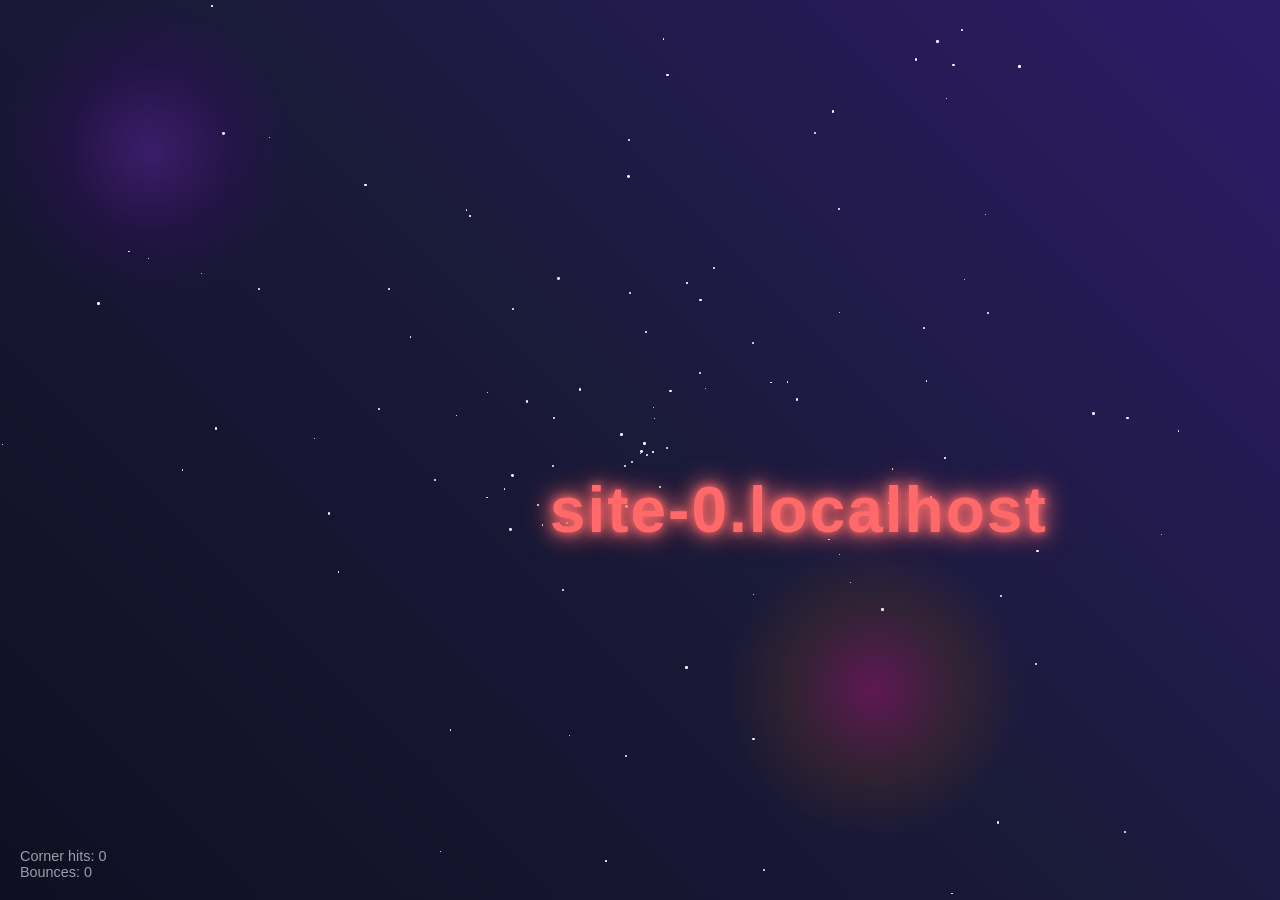
<file: index.html>
<!DOCTYPE html>
<html lang="en">
<head>
  <meta charset="UTF-8" />
  <meta name="viewport" content="width=device-width, initial-scale=1.0"/>
  <title>ceccato.ch</title>
  <style>
    /* Reset & base */
    * { margin: 0; padding: 0; box-sizing: border-box; }
    body {
      font-family: 'Arial', sans-serif;
      overflow: hidden;
      background: #000;
      height: 100vh;
      position: relative;
    }

    /* Space background */
    .space-bg {
      position: absolute;
      top: 0; left: 0;
      width: 100%; height: 100%;
      background: linear-gradient(45deg, #0f0f23 0%, #1a1a3a 50%, #2d1b69 100%);
      overflow: hidden;
      will-change: transform;
    }

    /* Stars container for radial movement */
    .stars {
      position: absolute;
      top: 0; left: 0;
      width: 100%; height: 100%;
      overflow: hidden;
    }

    /* Individual stars twinkle */
    .star {
      position: absolute;
      background: white;
      border-radius: 50%;
      animation: twinkle 3s infinite ease-in-out;
    }
    .star:nth-child(odd) { animation-delay: 1.5s; }
    @keyframes twinkle {
      0%,100% { opacity: 0.3; transform: scale(1); }
      50%     { opacity: 1;   transform: scale(1.2); }
    }

    /* Nebula clouds */
    .nebula {
      position: absolute;
      width: 300px; height: 300px;
      border-radius: 50%;
      background: radial-gradient(circle, rgba(138,43,226,0.3) 0%, rgba(75,0,130,0.2) 40%, transparent 70%);
      animation: float 20s infinite ease-in-out;
    }
    .nebula:nth-of-type(2) {
      top: 60%; right: 20%;
      background: radial-gradient(circle, rgba(255,20,147,0.3) 0%, rgba(139,69,19,0.2) 40%, transparent 70%);
      animation-delay: -10s;
    }
    @keyframes float {
      0%,100% { transform: translate(0,0) rotate(0deg); }
      33%     { transform: translate(-50px,-30px) rotate(120deg); }
      66%     { transform: translate(30px,-50px) rotate(240deg); }
    }

    /* Bouncing title + glitch */
    .bouncing-text {
      position: absolute;
      font-size: clamp(2rem,10vw,4rem);
      font-weight: bold;
      color: #ff6b6b;
      text-shadow:
        0 0 10px currentColor,
        0 0 20px currentColor,
        0 0 30px currentColor;
      user-select: none;
      transition: all .1s ease;
      z-index: 10;
      letter-spacing: 2px;
    }
    .bouncing-text.glitch {
      /* nothing extra here, pseudo-elements do the glitch */
    }
    .bouncing-text.glitch::before,
    .bouncing-text.glitch::after {
      content: attr(data-text);
      position: absolute; top: 0; left: 0;
      width: 100%; height: 100%;
      opacity: 0.8;
      clip: rect(0,0,0,0);
    }
    .bouncing-text.glitch::before {
      left: 2px; text-shadow: -2px 0 cyan;
      animation: glitch 2s infinite ease-in-out alternate-reverse;
    }
    .bouncing-text.glitch::after {
      left: -2px; text-shadow: -2px 0 magenta;
      animation: glitch 3s infinite ease-in-out alternate-reverse;
    }
    @keyframes glitch {
      0%   { clip: rect(12px,9999px,85px,0);    transform: translate(-2px,-2px); }
      10%  { clip: rect(33px,9999px,67px,0);    transform: translate(2px,2px); }
      20%  { clip: rect(54px,9999px,40px,0);    transform: translate(-2px,2px); }
      30%  { clip: rect(79px,9999px,56px,0);    transform: translate(2px,-2px); }
      40%,100% { clip: rect(0,0,0,0);           transform: none; }
    }

    /* Corner flash effect */
    .corner-hit {
      animation: cornerFlash .5s ease-out;
    }
    @keyframes cornerFlash {
      0% {
        text-shadow:
          0 0 20px currentColor,
          0 0 40px currentColor,
          0 0 60px currentColor,
          0 0 80px currentColor;
        transform: scale(1.1);
      }
      100% {
        text-shadow:
          0 0 10px currentColor,
          0 0 20px currentColor,
          0 0 30px currentColor;
        transform: scale(1);
      }
    }

    /* Info panel */
    .info {
      position: absolute;
      bottom: 20px; left: 20px;
      color: rgba(255,255,255,0.6);
      font-size: .9rem;
      z-index: 5;
    }

    /* CRT overlay */
    .crt {
      position: absolute;
      top: 0; left: 0;
      width: 100%; height: 100%;
      pointer-events: none;
      background: repeating-linear-gradient(
        0deg,
        rgba(0,0,0,0) 0px,
        rgba(0,0,0,0.05) 1px,
        rgba(0,0,0,0) 2px
      );
      mix-blend-mode: overlay;
      opacity: 0.6;
      z-index: 20;
    }
  </style>
</head>
<body>
  <div class="space-bg">
    <div class="nebula"></div>
    <div class="nebula"></div>
    <div class="stars"></div>
  </div>

  <div
    class="bouncing-text glitch"
    id="bouncingText"
    data-text="ceccato.ch"
  >ceccato.ch</div>

  <div class="info">
    <div>Corner hits: <span id="cornerCount">0</span></div>
    <div>Bounces: <span id="bounceCount">0</span></div>
  </div>

  <div class="crt"></div>

  <script>

    document.addEventListener('DOMContentLoaded', () => {
      const host = window.location.hostname;                     // e.g. "ceccato.ch"
      const text = document.getElementById('bouncingText');
      text.textContent = host;
      text.setAttribute('data-text', host);
    });
    
    // Starfield radial setup
    const starsContainer = document.querySelector('.stars');
    const starData = [];
    const numStars = 120;
    let centerX = innerWidth / 2;
    let centerY = innerHeight / 2;
    for (let i = 0; i < numStars; i++) {
      const star = document.createElement('div');
      star.className = 'star';
      const size = Math.random()*2+1;
      star.style.width = size+'px';
      star.style.height = size+'px';
      starsContainer.append(star);
      const angle = Math.random()*2*Math.PI;
      const dist  = Math.random()*Math.max(centerX,centerY);
      const speed = 2 + Math.random()*2;
      starData.push({ el: star, angle, dist, speed });
    }

    // Bouncing text setup
    const text = document.getElementById('bouncingText');
    const cornerCountEl = document.getElementById('cornerCount');
    const bounceCountEl = document.getElementById('bounceCount');
    let x = Math.random()*(innerWidth-200);
    let y = Math.random()*(innerHeight-100);
    let vx = (Math.random()>0.5?1:-1)*(2+Math.random()*2);
    let vy = (Math.random()>0.5?1:-1)*(2+Math.random()*2);
    let cornerHits = 0;
    let bounces = 0;
    const colors = [
      '#ff6b6b','#4ecdc4','#45b7d1','#96ceb4','#feca57',
      '#ff9ff3','#54a0ff','#5f27cd','#00d2d3','#ff9f43',
      '#10ac84','#ee5a24','#0abde3','#feca57','#c44569'
    ];
    let colorIdx = 0;
    function getRandomColor(){
      colorIdx = (colorIdx+1)%colors.length;
      return colors[colorIdx];
    }

    function animate(){
      // stars
      starData.forEach(o=>{
        o.dist += o.speed;
        if (o.dist > Math.max(centerX,centerY)) {
          o.dist = 0;
          o.angle = Math.random()*2*Math.PI;
        }
        const sx = centerX + Math.cos(o.angle)*o.dist;
        const sy = centerY + Math.sin(o.angle)*o.dist;
        o.el.style.left = sx+'px';
        o.el.style.top  = sy+'px';
      });

      // text bounce
      const rect = text.getBoundingClientRect();
      const w = rect.width, h = rect.height;
      x += vx; y += vy;
      let bounced = false, corner = false;

      if (x<=0 || x>=innerWidth - w) {
        vx = -vx;
        x = Math.max(0,Math.min(innerWidth-w,x));
        bounced = true;
        if (y<=0||y>=innerHeight-h) corner = true;
      }
      if (y<=0 || y>=innerHeight - h) {
        vy = -vy;
        y = Math.max(0,Math.min(innerHeight-h,y));
        bounced = true;
        if (x<=0||x>=innerWidth-w) corner = true;
      }

      if (bounced) {
        text.style.color = getRandomColor();
        bounces++; bounceCountEl.textContent = bounces;
        if (corner) {
          cornerHits++; cornerCountEl.textContent = cornerHits;
          text.classList.add('corner-hit');
          setTimeout(()=> text.classList.remove('corner-hit'), 500);
        }
      }

      text.style.left = x+'px';
      text.style.top  = y+'px';
      requestAnimationFrame(animate);
    }

    window.addEventListener('resize',()=>{
      centerX = innerWidth/2;
      centerY = innerHeight/2;
      const r = text.getBoundingClientRect();
      x = Math.min(x, innerWidth - r.width);
      y = Math.min(y, innerHeight - r.height);
    });

    animate();

    // Mouse & device parallax
    window.addEventListener('mousemove', e => {
      const mx = (e.clientX - centerX) / centerX;
      const my = (e.clientY - centerY) / centerY;
      document.querySelector('.space-bg')
        .style.transform = `translate(${mx*10}px,${my*10}px)`;
    });
    if (window.DeviceOrientationEvent) {
      window.addEventListener('deviceorientation', e => {
        const tiltX = e.gamma || 0;
        const tiltY = e.beta  || 0;
        document.querySelector('.space-bg')
          .style.transform = `translate(${tiltX/30}px,${tiltY/30}px)`;
      });
    }
  </script>
</body>
</html>
</file>
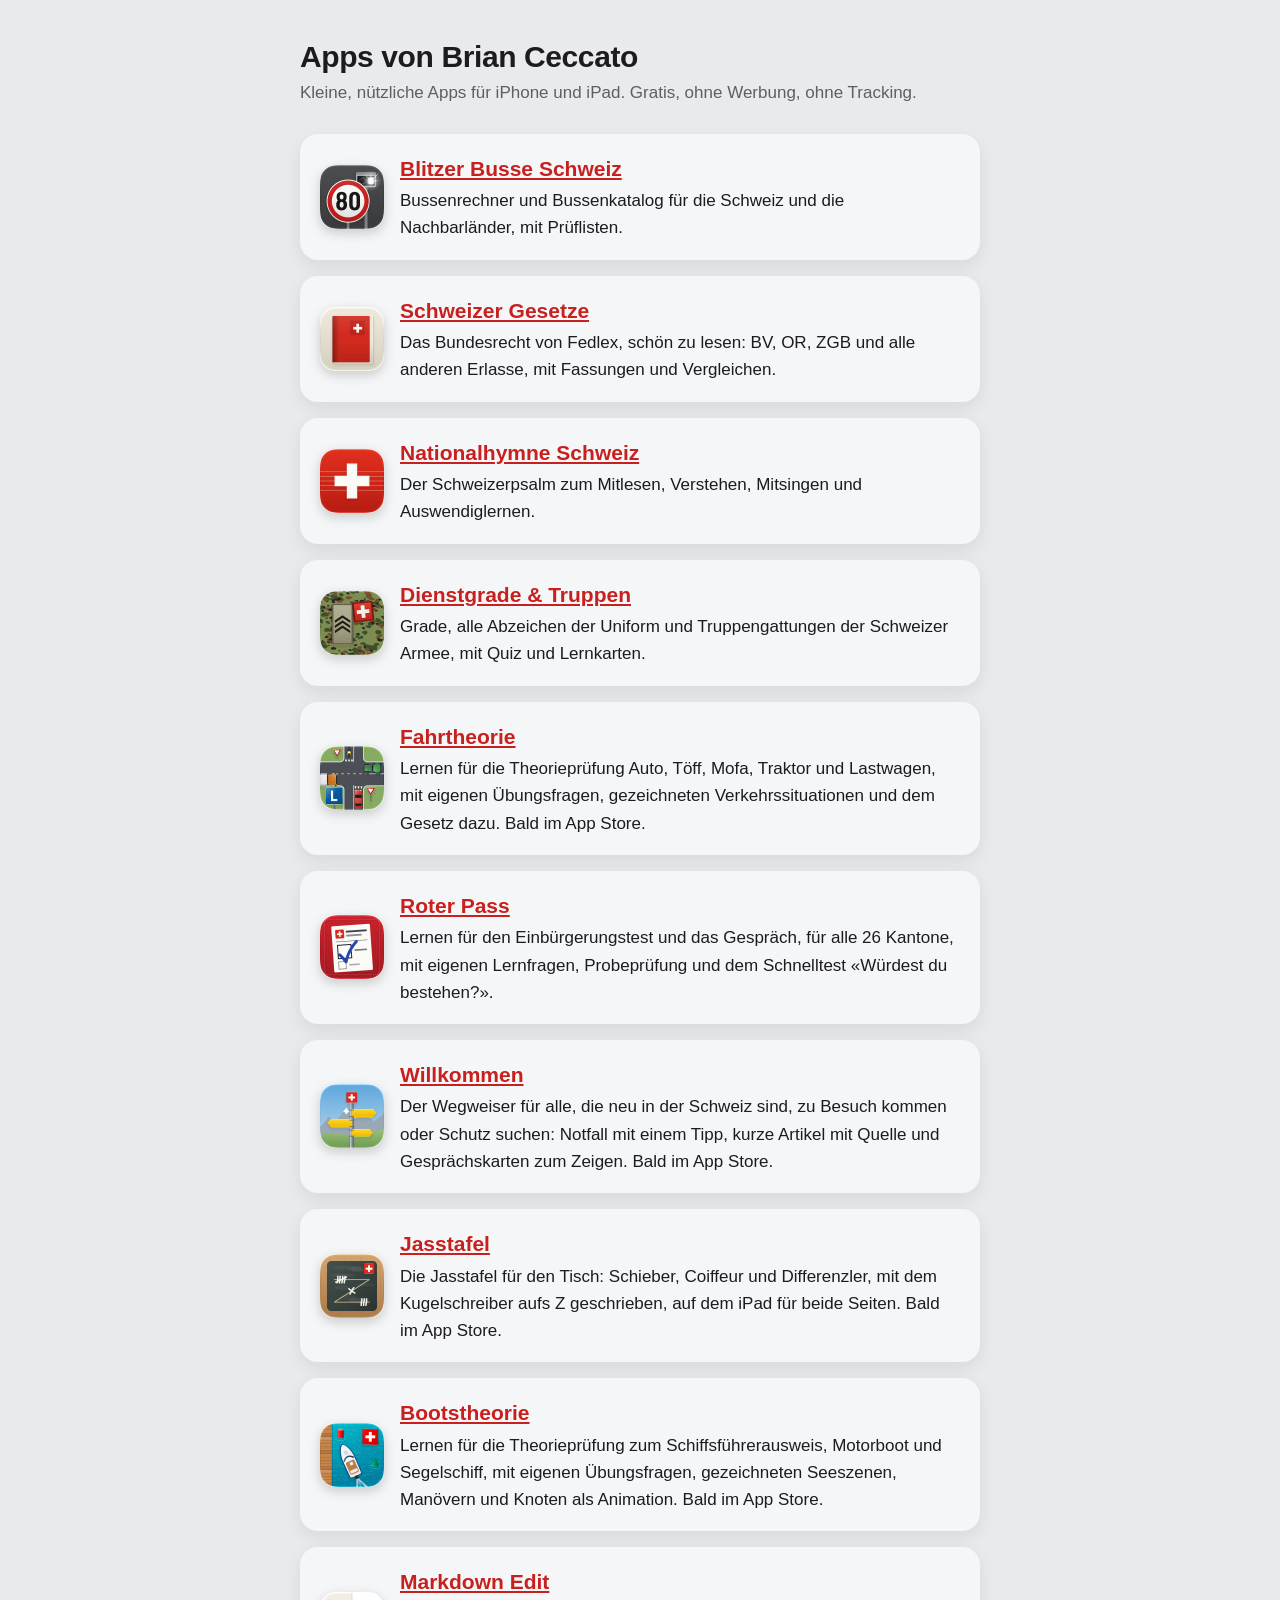
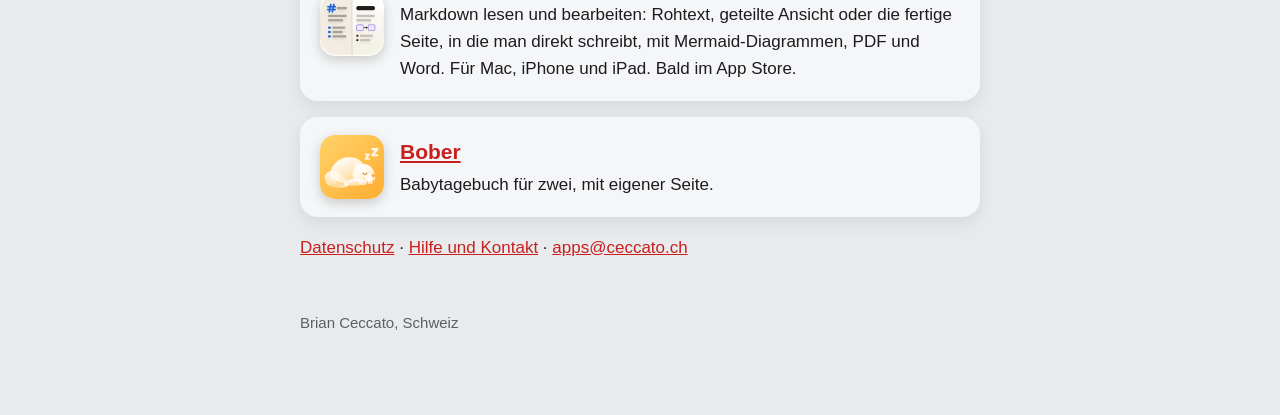
<file: apps/index.html>
<!DOCTYPE html>
<html lang="de">
<head>
<meta charset="utf-8">
<meta name="viewport" content="width=device-width, initial-scale=1">
<title>Apps von Brian Ceccato</title>
<link rel="stylesheet" href="style.css">
<link rel="icon" href="favicon.png">
<link rel="apple-touch-icon" href="apple-touch-icon.png">
</head>
<body>
<div class="wrap">
<header>
  <div>
    <h1>Apps von Brian Ceccato</h1>
    <p class="lead">Kleine, nützliche Apps für iPhone und iPad. Gratis, ohne Werbung, ohne Tracking.</p>
  </div>
</header>

<div class="card app">
  <img src="blitzer-icon.png" alt="">
  <div>
    <h2><a href="blitzer.html">Blitzer Busse Schweiz</a></h2>
    <p>Bussenrechner und Bussenkatalog für die Schweiz und die Nachbarländer, mit Prüflisten.</p>
  </div>
</div>

<div class="card app">
  <img src="gesetze-icon.png" alt="">
  <div>
    <h2><a href="gesetze.html">Schweizer Gesetze</a></h2>
    <p>Das Bundesrecht von Fedlex, schön zu lesen: BV, OR, ZGB und alle anderen Erlasse, mit
    Fassungen und Vergleichen.</p>
  </div>
</div>

<div class="card app">
  <img src="nationalhymne-icon.png" alt="">
  <div>
    <h2><a href="nationalhymne.html">Nationalhymne Schweiz</a></h2>
    <p>Der Schweizerpsalm zum Mitlesen, Verstehen, Mitsingen und Auswendiglernen.</p>
  </div>
</div>

<div class="card app">
  <img src="dienstgrade-icon.png" alt="">
  <div>
    <h2><a href="dienstgrade.html">Dienstgrade &amp; Truppen</a></h2>
    <p>Grade, alle Abzeichen der Uniform und Truppengattungen der Schweizer Armee, mit Quiz und
    Lernkarten.</p>
  </div>
</div>

<div class="card app">
  <img src="fahrtheorie-icon.png" alt="">
  <div>
    <h2><a href="fahrtheorie.html">Fahrtheorie</a></h2>
    <p>Lernen für die Theorieprüfung Auto, Töff, Mofa, Traktor und Lastwagen, mit eigenen Übungsfragen, gezeichneten
    Verkehrssituationen und dem Gesetz dazu. Bald im App Store.</p>
  </div>
</div>

<div class="card app">
  <img src="roter-pass-icon.png" alt="">
  <div>
    <h2><a href="roter-pass.html">Roter Pass</a></h2>
    <p>Lernen für den Einbürgerungstest und das Gespräch, für alle 26 Kantone, mit eigenen Lernfragen,
    Probeprüfung und dem Schnelltest «Würdest du bestehen?».</p>
  </div>
</div>

<div class="card app">
  <img src="willkommen-icon.png" alt="">
  <div>
    <h2><a href="willkommen.html">Willkommen</a></h2>
    <p>Der Wegweiser für alle, die neu in der Schweiz sind, zu Besuch kommen oder Schutz suchen: Notfall
    mit einem Tipp, kurze Artikel mit Quelle und Gesprächskarten zum Zeigen. Bald im App Store.</p>
  </div>
</div>

<div class="card app">
  <img src="jasstafel-icon.png" alt="">
  <div>
    <h2><a href="jasstafel.html">Jasstafel</a></h2>
    <p>Die Jasstafel für den Tisch: Schieber, Coiffeur und Differenzler, mit dem Kugelschreiber aufs Z
    geschrieben, auf dem iPad für beide Seiten. Bald im App Store.</p>
  </div>
</div>

<div class="card app">
  <img src="bootstheorie-icon.png" alt="">
  <div>
    <h2><a href="bootstheorie.html">Bootstheorie</a></h2>
    <p>Lernen für die Theorieprüfung zum Schiffsführerausweis, Motorboot und Segelschiff, mit eigenen
    Übungsfragen, gezeichneten Seeszenen, Manövern und Knoten als Animation. Bald im App Store.</p>
  </div>
</div>

<div class="card app">
  <img src="markdown-edit-icon.png" alt="">
  <div>
    <h2><a href="markdown-edit.html">Markdown Edit</a></h2>
    <p>Markdown lesen und bearbeiten: Rohtext, geteilte Ansicht oder die fertige Seite, in die man
    direkt schreibt, mit Mermaid-Diagrammen, PDF und Word. Für Mac, iPhone und iPad. Bald im App
    Store.</p>
  </div>
</div>

<div class="card app">
  <img src="bober-icon.png" alt="">
  <div>
    <h2><a href="https://ceccato.ch/bober/">Bober</a></h2>
    <p>Babytagebuch für zwei, mit eigener Seite.</p>
  </div>
</div>

<p><a href="datenschutz.html">Datenschutz</a> · <a href="support.html">Hilfe und Kontakt</a> ·
<a href="mailto:apps@ceccato.ch">apps@ceccato.ch</a></p>
<footer>Brian Ceccato, Schweiz</footer>
</div>
</body>
</html>
</file>
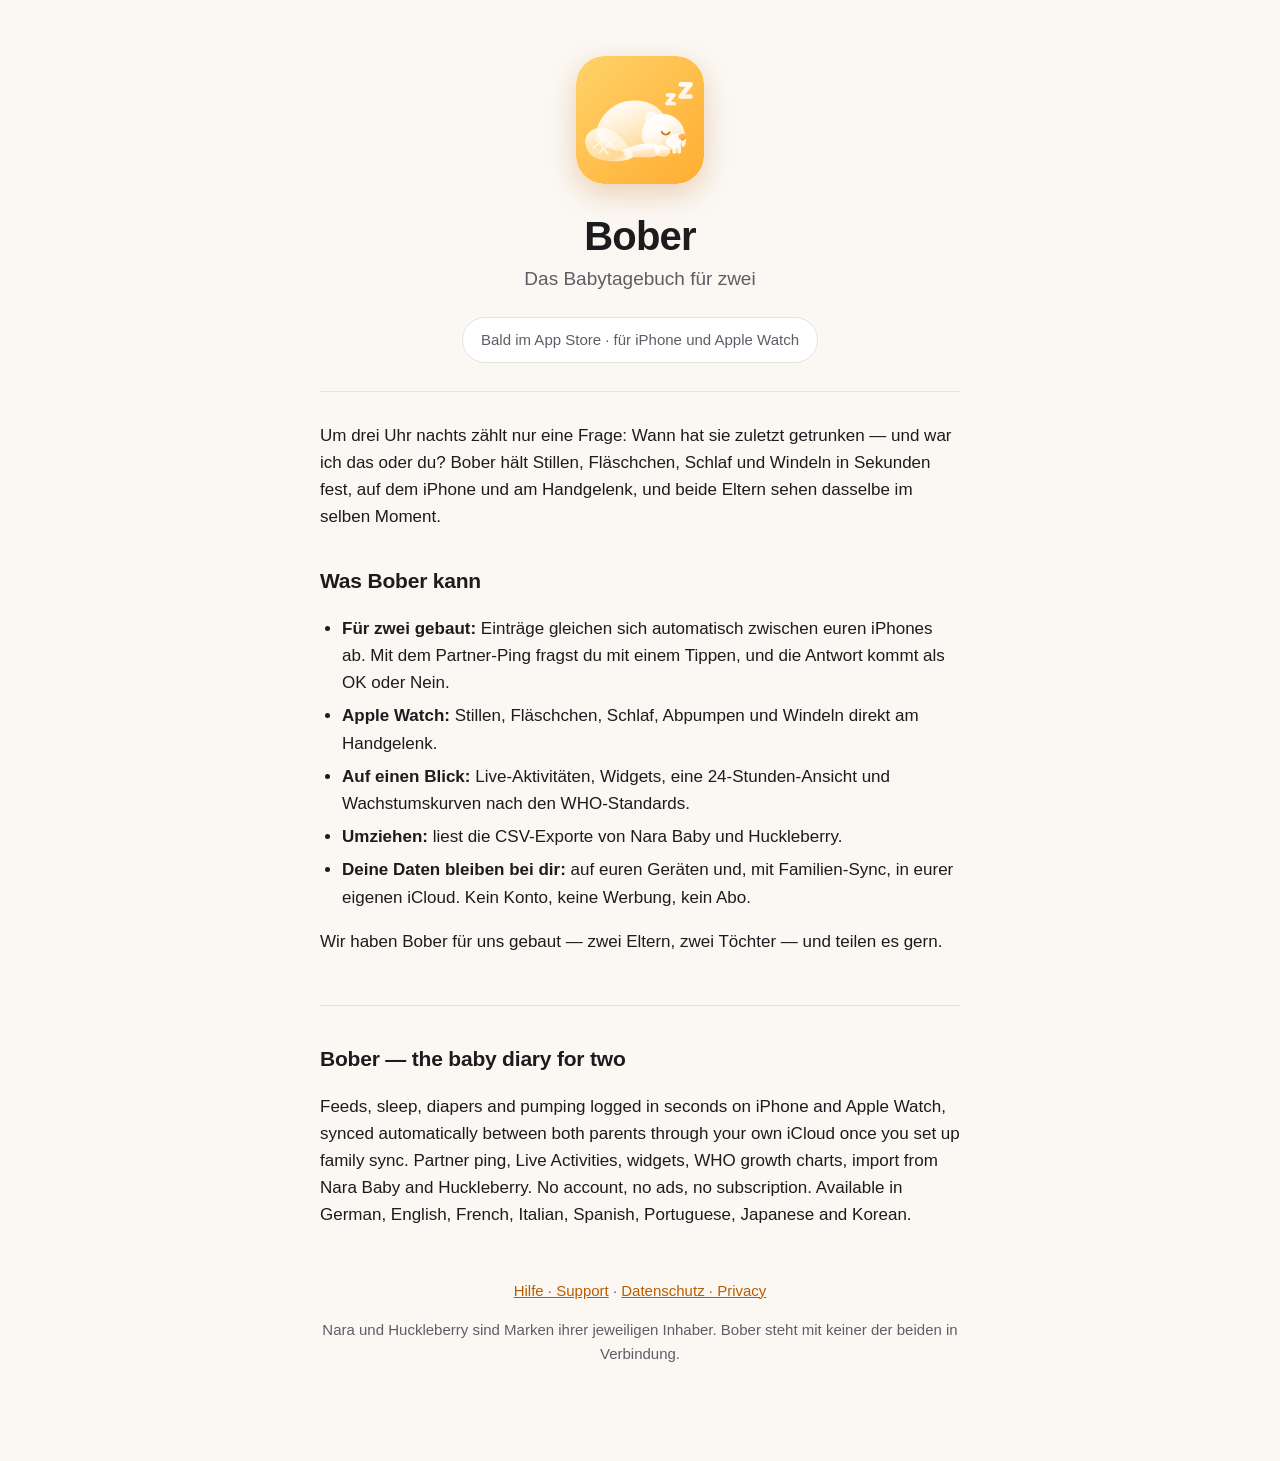
<file: bober/index.html>
<!DOCTYPE html>
<html lang="de">
<head>
<meta charset="utf-8">
<meta name="viewport" content="width=device-width, initial-scale=1">
<link rel="icon" type="image/png" href="favicon.png">
<link rel="apple-touch-icon" href="apple-touch-icon.png">
<title>Bober · Babytagebuch für zwei</title>
<meta name="description" content="Bober ist das Babytagebuch für zwei Eltern: Stillen, Fläschchen, Schlaf und Windeln in Sekunden eingetragen, auf iPhone und Apple Watch, automatisch abgeglichen über eure eigene iCloud.">
<style>
  :root { --ink:#1c1c1e; --soft:#5d5d66; --amber:#BA5D00; --line:#e6e3de; --bg:#fbf8f3; --card:#ffffff; }
  @media (prefers-color-scheme: dark) {
    :root { --ink:#f2f0ec; --soft:#b3aea6; --amber:#FFB547; --line:#3a352f; --bg:#1a1611; --card:#241f19; }
  }
  * { box-sizing: border-box; }
  body {
    margin: 0; background: var(--bg); color: var(--ink);
    font: 17px/1.6 -apple-system, BlinkMacSystemFont, "Segoe UI", Roboto, Helvetica, Arial, sans-serif;
    -webkit-text-size-adjust: 100%;
  }
  .wrap { max-width: 680px; margin: 0 auto; padding: 56px 20px 80px; }
  .hero { text-align: center; padding-bottom: 28px; border-bottom: 1px solid var(--line); margin-bottom: 30px; }
  .hero img { width: 128px; height: 128px; border-radius: 28px; box-shadow: 0 10px 30px rgba(186, 93, 0, .25); }
  h1 { font-size: 40px; line-height: 1.1; margin: 22px 0 6px; letter-spacing: -0.8px; }
  .lead { color: var(--soft); margin: 0; font-size: 19px; }
  .badge { display: inline-block; margin-top: 22px; padding: 10px 18px; border-radius: 999px;
           background: var(--card); border: 1px solid var(--line); color: var(--soft); font-size: 15px; }
  h2 { font-size: 21px; margin: 34px 0 10px; letter-spacing: -0.2px; }
  ul { padding-left: 22px; } li { margin: 6px 0; }
  a { color: var(--amber); }
  .sep { border: 0; border-top: 1px solid var(--line); margin: 50px 0 36px; }
  footer { color: var(--soft); font-size: 15px; margin-top: 50px; text-align: center; }
</style>
</head>
<body>
<div class="wrap">

<div class="hero">
  <img src="bober-icon.png" alt="Das Bober-Symbol: ein schlafender Biber auf orangem Grund" width="128" height="128">
  <h1>Bober</h1>
  <p class="lead">Das Babytagebuch für zwei</p>
  <!-- Nach der Freigabe durch den Link auf die App-Store-Seite ersetzen, z. B.
       <a class="badge" href="https://apps.apple.com/app/id6813018894">Im App Store laden</a> -->
  <span class="badge">Bald im App Store · für iPhone und Apple Watch</span>
</div>

<p>Um drei Uhr nachts zählt nur eine Frage: Wann hat sie zuletzt getrunken — und war ich das oder du?
Bober hält Stillen, Fläschchen, Schlaf und Windeln in Sekunden fest, auf dem iPhone und am
Handgelenk, und beide Eltern sehen dasselbe im selben Moment.</p>

<h2>Was Bober kann</h2>
<ul>
  <li><strong>Für zwei gebaut:</strong> Einträge gleichen sich automatisch zwischen euren iPhones ab. Mit
      dem Partner-Ping fragst du mit einem Tippen, und die Antwort kommt als OK oder Nein.</li>
  <li><strong>Apple Watch:</strong> Stillen, Fläschchen, Schlaf, Abpumpen und Windeln direkt am Handgelenk.</li>
  <li><strong>Auf einen Blick:</strong> Live-Aktivitäten, Widgets, eine 24-Stunden-Ansicht und Wachstumskurven
      nach den WHO-Standards.</li>
  <li><strong>Umziehen:</strong> liest die CSV-Exporte von Nara Baby und Huckleberry.</li>
  <li><strong>Deine Daten bleiben bei dir:</strong> auf euren Geräten und, mit Familien-Sync, in eurer eigenen iCloud.
      Kein Konto, keine Werbung, kein Abo.</li>
</ul>

<p>Wir haben Bober für uns gebaut — zwei Eltern, zwei Töchter — und teilen es gern.</p>

<hr class="sep">

<div lang="en">
<h2>Bober — the baby diary for two</h2>
<p>Feeds, sleep, diapers and pumping logged in seconds on iPhone and Apple Watch, synced automatically
between both parents through your own iCloud once you set up family sync. Partner ping, Live Activities, widgets, WHO growth charts,
import from Nara Baby and Huckleberry. No account, no ads, no subscription. Available in German,
English, French, Italian, Spanish, Portuguese, Japanese and Korean.</p>
</div>

<footer>
  <p><a href="support.html">Hilfe · Support</a> · <a href="datenschutz.html">Datenschutz · Privacy</a></p>
  <p>Nara und Huckleberry sind Marken ihrer jeweiligen Inhaber. Bober steht mit keiner der beiden in Verbindung.</p>
</footer>

</div>
</body>
</html>
</file>
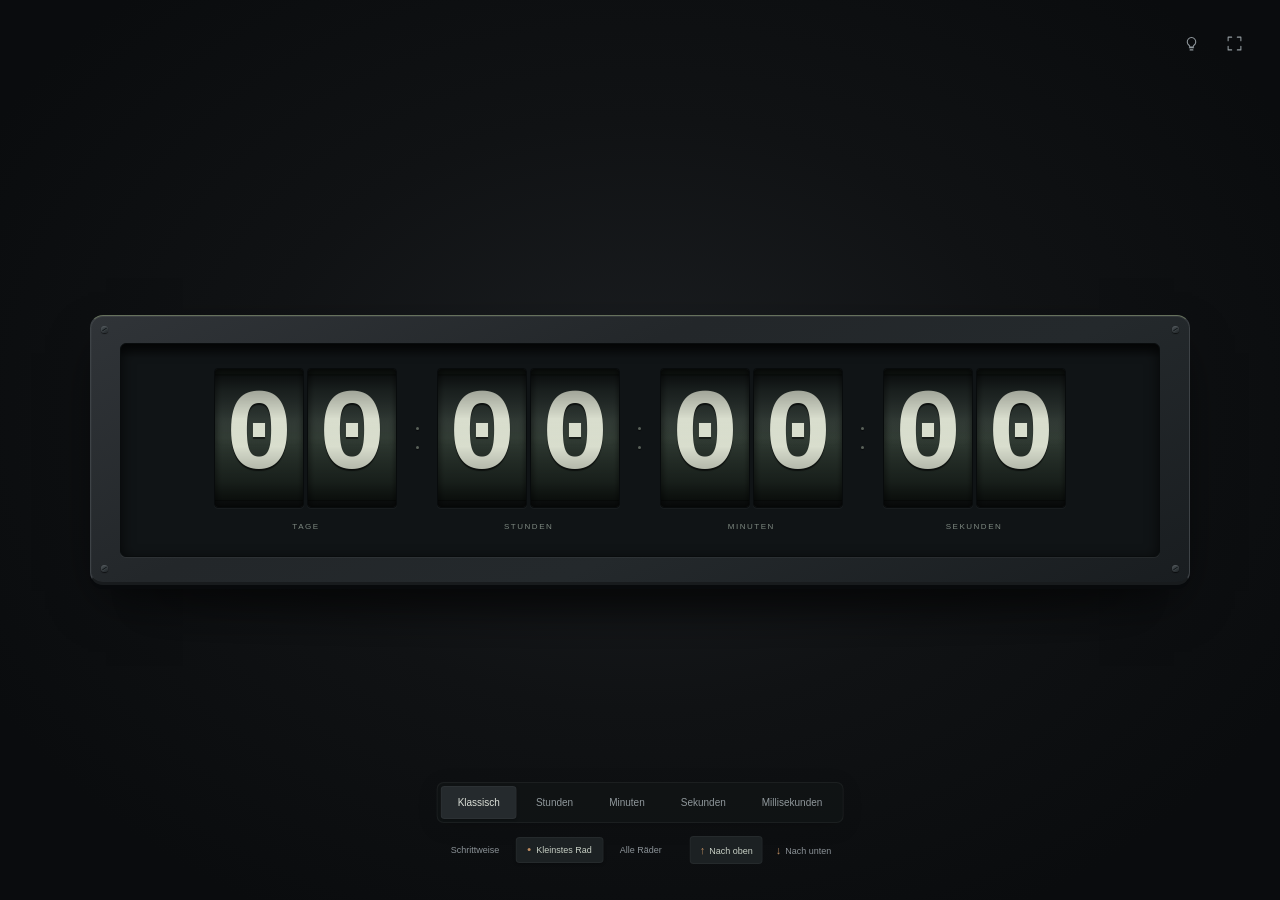
<file: countdown/index.html>
<!doctype html>
<html lang="de-CH">
<head>
<meta charset="utf-8">
<meta name="viewport" content="width=device-width, initial-scale=1">
<meta name="theme-color" content="#0c0e10">
<meta name="description" content="Minimalistischer, dunkler Geburtstags-Countdown bis zum 2. Dezember 2026 um 00:00:01 Uhr Schweizer Zeit. Offline, mit drei Bewegungsmodi.">
<title>Countdown · 2. Dezember</title>
<style>
:root{color-scheme:dark;--bg:#0c0e10;--ink:#dce0d5;--muted:#858a8d;--accent:#be8c60;--dw:84px;--dh:130px;--face:117px;--radius:180px}
*{box-sizing:border-box}
html{min-height:100%;background:var(--bg)}
body{margin:0;min-height:100svh;font-family:Arial,Helvetica,sans-serif;color:var(--ink);background:radial-gradient(ellipse at 50% 46%,#1b1e21 0%,#101214 43%,#0a0c0e 83%);-webkit-font-smoothing:antialiased}
button{font:inherit;color:inherit;cursor:pointer;-webkit-tap-highlight-color:transparent}
button:focus-visible{outline:2px solid var(--accent);outline-offset:4px}
svg{width:17px;height:17px;fill:none;stroke:currentColor;stroke-width:1.5;stroke-linecap:round;stroke-linejoin:round}
.stage{min-height:100svh;display:grid;grid-template-columns:minmax(0,1fr);place-items:center;padding:110px 38px}
.instrument-wrap{width:min(100%,1100px);min-width:0;position:relative}
.instrument-wrap:after{content:"";position:absolute;bottom:-16px;left:5%;right:5%;height:25px;background:#000b;filter:blur(20px);border-radius:50%;z-index:0}
.instrument{position:relative;z-index:1;border:1px solid #3e4347;border-bottom:3px solid #181b1d;border-radius:13px;padding:27px 29px 25px;background:linear-gradient(155deg,#303438 0%,#23272a 37%,#24292c 62%,#191d20 100%);box-shadow:inset 0 1px 0 #ffffff12,inset 1px 0 0 #ffffff06,0 4px 0 #080a0c,0 22px 50px -16px #000c}
.screw{position:absolute;width:7px;height:7px;border-radius:50%;background:linear-gradient(145deg,#4d5458,#202528);box-shadow:inset 0 .5px 1px #ffffff20,0 1px 1px #0009}
.screw:after{content:"";position:absolute;top:3px;left:1px;width:5px;height:1px;transform:rotate(-32deg);background:#101518;box-shadow:0 .5px #626b6d55}
.screw.tl{top:10px;left:10px}.screw.tr{top:10px;right:10px}.screw.bl{bottom:10px;left:10px}.screw.br{bottom:10px;right:10px}
.screen{padding:24px 20px 18px;border:1px solid #090c0d;border-radius:6px;background:#101416;box-shadow:inset 0 4px 14px #000a,0 1px 0 #ffffff0c;position:relative;overflow:hidden}
.screen:before{content:"";position:absolute;top:0;left:0;right:0;height:14px;background:linear-gradient(#0008,transparent);pointer-events:none;z-index:4}
.readout{display:flex;align-items:flex-start;justify-content:center;min-height:calc(var(--dh) + 30px);position:relative;gap:0}
.unit{display:flex;align-items:center;flex-direction:column;flex-shrink:0}
.digits{display:flex;gap:3px;align-items:center}
.digit{width:var(--dw);height:var(--dh);position:relative;overflow:hidden;perspective:850px;border-radius:4px;background:#0b0e0f;border:1px solid #080b0c;box-shadow:0 1px 0 #ffffff09,inset 2px 0 3px #0008;isolation:isolate;flex-shrink:0}
.rotor{position:absolute;inset:0;transform-style:preserve-3d;will-change:transform}
.face{position:absolute;left:0;top:50%;width:100%;height:var(--face);margin-top:calc(var(--face) / -2);backface-visibility:hidden;display:flex;align-items:center;justify-content:center;font-family:ui-monospace,'SFMono-Regular',Menlo,Consolas,'Liberation Mono',monospace;font-size:calc(var(--dw) * 1.28);font-weight:600;line-height:1;letter-spacing:-.08em;padding-right:.08em;color:#d9dece;background:linear-gradient(#1c2323 0%,#303934 38%,#2c362f 55%,#1c2520 100%);border-bottom:1px solid #090f0b;text-shadow:0 2px 1px #0009}
.digit:after{content:"";position:absolute;inset:0;pointer-events:none;z-index:2;background:linear-gradient(#000a 0%,#0004 15%,transparent 36%,#d0e0bd08 50%,transparent 56%,#0004 82%,#000b 100%);box-shadow:inset 3px 0 5px #0005,inset -2px 0 4px #0005}
.unit-label{margin-top:14px;color:#7d8880;letter-spacing:.19em;font-size:8px;text-transform:uppercase;white-space:nowrap}
.separator{display:flex;align-items:center;justify-content:center;height:var(--dh);width:clamp(13px,3.1vw,40px);flex-shrink:0}
.colon{display:flex;flex-direction:column;gap:16px;opacity:.5}
.colon:before,.colon:after{content:"";width:3px;height:3px;background:#a3ae9d;border-radius:50%;box-shadow:0 1px 1px #000}
.punctuation{font-family:Georgia,serif;font-size:calc(var(--dw) * .57);line-height:1;align-self:flex-end;margin:0 2px 14px;color:#8d9b87;flex:0 0 calc(var(--dw) * .18)}
.punctuation.grouping{font-family:Arial,sans-serif;align-self:flex-start;margin-top:16px;margin-bottom:0;font-size:calc(var(--dw) * .36);flex-basis:calc(var(--dw) * .12)}
.numeric{flex-direction:column;align-items:center;justify-content:flex-start}
.numeric .unit-label{margin-top:14px}
.tools{position:fixed;top:24px;right:27px;display:flex;gap:5px;z-index:10}
.tool{display:flex;align-items:center;justify-content:center;width:38px;height:38px;background:transparent;border:1px solid transparent;border-radius:6px;color:#929a9f;transition:background .2s,border-color .2s,color .2s}
.tool:hover{background:#ffffff07;border-color:#ffffff12;color:#e2e4df}
.tool[aria-pressed=true]{color:var(--accent);border-color:#be8c6040}
.controls{position:fixed;bottom:35px;left:50%;transform:translateX(-50%);width:max-content;max-width:calc(100% - 24px);display:flex;flex-direction:column;align-items:center;gap:12px;z-index:10}
.settings{display:flex;flex-wrap:wrap;align-items:center;justify-content:center;gap:8px 14px;width:100%}
.tabs,.motion-tabs,.direction-tabs{display:flex;padding:3px;gap:2px;background:#111416d9;border:1px solid #ffffff0d;border-radius:7px;box-shadow:0 4px 20px #0002}
.tab,.motion-option{border:1px solid transparent;background:none;padding:10px 16px;border-radius:4px;font-size:10px;white-space:nowrap;color:#90989c;transition:background .2s,color .2s}
.tab:hover,.motion-option:hover{color:#dce0d8;background:#ffffff05}
.tab[aria-selected=true],.motion-option[aria-pressed=true]{color:#dce0d8;background:#252a2d;border-color:#ffffff08;box-shadow:0 1px 3px #0004}
.motion-tabs{background:transparent;border-color:transparent;box-shadow:none;gap:4px;padding:0}
.motion-option{font-size:9px;padding:7px 11px;color:#8b9297}
.motion-option[aria-pressed=true]{background:#1c2123;border-color:#ffffff0a;color:#c8d0c5}
.motion-option[aria-pressed=true]:before{content:"";display:inline-block;width:3px;height:3px;margin-right:6px;background:var(--accent);border-radius:50%;vertical-align:2px}
.direction-tabs{padding:0;background:transparent;border-color:transparent;box-shadow:none;gap:3px}
.direction-option{background:transparent;border:1px solid transparent;border-radius:4px;font-size:9px;padding:7px 9px;color:#8b9297;transition:background .2s,color .2s;white-space:nowrap}
.direction-option:hover{color:#dce0d8;background:#ffffff05}
.direction-option[aria-pressed=true]{background:#1c2123;border-color:#ffffff0a;color:#c8d0c5}
.direction-option span{display:inline-block;margin-right:4px;color:var(--accent);font-size:11px}
.tools,.controls{transition:opacity .6s}
.quiet .tools,.quiet .controls{opacity:0;pointer-events:none}
.quiet{cursor:none}
.toast{position:fixed;bottom:154px;left:50%;transform:translate(-50%,8px);opacity:0;pointer-events:none;padding:11px 17px;background:#22282b;color:#dce0d5;border:1px solid #ffffff12;border-radius:6px;font-size:11px;z-index:20;transition:opacity .2s,transform .2s;text-align:center;width:max-content;max-width:90vw;box-shadow:0 4px 20px #0005}
.toast.visible{opacity:1;transform:translate(-50%,0)}
.finished .instrument{border-top-color:#66715d}
[hidden]{display:none!important}
.sr-only{position:absolute;width:1px;height:1px;padding:0;margin:-1px;overflow:hidden;clip:rect(0,0,0,0);white-space:nowrap;border:0}
noscript{position:fixed;top:30px;left:0;right:0;text-align:center;font-size:12px;color:var(--muted)}
@media(max-width:900px){.stage{padding:110px 25px}.instrument{padding:24px 22px 22px}.screen{padding:22px 14px 17px}.separator{width:25px}}
@media(max-width:600px){.stage{padding:100px 13px}.instrument{padding:20px 12px 19px;border-radius:10px}.screen{padding:17px 8px 12px}.digits{gap:2px}.separator{width:13px}.colon{gap:9px}.colon:before,.colon:after{width:2px;height:2px}.unit-label,.numeric .unit-label{font-size:6px;letter-spacing:.12em;margin-top:11px}.readout{min-height:calc(var(--dh) + 25px)}.tools{top:14px;right:13px}.tool{width:36px;height:36px}.controls{bottom:25px;gap:10px}.tabs{gap:0;padding:3px}.tab{font-size:9px;padding:10px 10px}.motion-option{font-size:9px;padding:8px 10px}.screw{width:6px;height:6px}.screw:after{top:2px;width:4px}.screw.tl{top:8px;left:8px}.screw.tr{top:8px;right:8px}.screw.bl{bottom:8px;left:8px}.screw.br{bottom:8px;right:8px}}
@media(max-width:365px){.stage{padding-left:9px;padding-right:9px}.tab{padding:10px 7px}.motion-option{padding:8px 9px}}
@media(max-height:540px){.stage{padding-top:65px;padding-bottom:150px}.controls{bottom:17px;gap:8px}.instrument-wrap{max-width:850px}.instrument{padding-top:20px;padding-bottom:20px}.screen{padding-top:15px;padding-bottom:11px}.tools{top:12px;right:15px}}
@media(prefers-reduced-motion:reduce){*,*:before,*:after{transition:none!important}}
</style>
</head>
<body>
<div class="tools">
  <button class="tool" id="wake" type="button" aria-label="Bildschirm wach halten" aria-pressed="false" title="Bildschirm wach halten" hidden><svg viewBox="0 0 24 24" aria-hidden="true"><path d="M9 18h6M10 21h4M8.5 14.5a6 6 0 1 1 7 0c-.8.6-1.1 1.1-1.1 2.5H9.6c0-1.4-.3-1.9-1.1-2.5Z"/></svg></button>
  <button class="tool" id="fullscreen" type="button" aria-label="Vollbild umschalten" aria-pressed="false" title="Vollbild (F)"><svg viewBox="0 0 24 24" aria-hidden="true"><path d="M8 3H3v5M16 3h5v5M3 16v5h5M21 16v5h-5"/></svg></button>
</div>
<main class="stage">
  <section class="instrument-wrap" aria-label="Countdown bis zum 2. Dezember 2026 um 00:00:01 Uhr Schweizer Zeit">
    <div class="instrument">
      <span class="screw tl" aria-hidden="true"></span><span class="screw tr" aria-hidden="true"></span><span class="screw bl" aria-hidden="true"></span><span class="screw br" aria-hidden="true"></span>
      <div class="screen"><div class="readout" id="readout" aria-hidden="true"></div></div>
    </div>
  </section>
  <div class="sr-only" id="countdown-panel" role="tabpanel" aria-labelledby="tab-classic" tabindex="0"><span id="accessible-countdown"></span></div>
</main>
<div class="controls">
  <div class="tabs" role="tablist" aria-label="Anzeigeeinheit">
    <button class="tab" type="button" role="tab" id="tab-classic" aria-controls="countdown-panel" aria-selected="true" data-mode="classic" title="Tage, Stunden, Minuten und Sekunden (1)">Klassisch</button>
    <button class="tab" type="button" role="tab" id="tab-hours" aria-controls="countdown-panel" aria-selected="false" tabindex="-1" data-mode="hours" title="Gesamtzeit in Stunden (2)">Stunden</button>
    <button class="tab" type="button" role="tab" id="tab-minutes" aria-controls="countdown-panel" aria-selected="false" tabindex="-1" data-mode="minutes" title="Gesamte Minuten und Sekunden (3)">Minuten</button>
    <button class="tab" type="button" role="tab" id="tab-seconds" aria-controls="countdown-panel" aria-selected="false" tabindex="-1" data-mode="seconds" title="Gesamtzeit in Sekunden (4)">Sekunden</button>
    <button class="tab" type="button" role="tab" id="tab-milliseconds" aria-controls="countdown-panel" aria-selected="false" tabindex="-1" data-mode="milliseconds" title="Gesamtzeit in Millisekunden (5)">Millisekunden</button>
  </div>
  <div class="settings">
  <div class="motion-tabs" role="group" aria-label="Bewegung der Zahlenräder">
    <button class="motion-option" type="button" data-motion="stepped" aria-pressed="false" title="Alle Räder wechseln schrittweise zwischen ganzen Ziffern">Schrittweise</button>
    <button class="motion-option" type="button" data-motion="smallest" aria-pressed="true" title="Das Rad ganz rechts dreht kontinuierlich und nimmt grössere Räder beim Übertrag synchron mit.">Kleinstes Rad</button>
    <button class="motion-option" type="button" data-motion="all" aria-pressed="false" title="Alle Räder drehen kontinuierlich, auch zwischen zwei Ziffern">Alle Räder</button>
  </div>
  <div class="direction-tabs" role="group" aria-label="Drehrichtung">
    <button class="direction-option" type="button" data-direction="up" aria-pressed="true" title="Zahlen nach oben drehen (R)"><span aria-hidden="true">↑</span>Nach oben</button>
    <button class="direction-option" type="button" data-direction="down" aria-pressed="false" title="Zahlen nach unten drehen (R)"><span aria-hidden="true">↓</span>Nach unten</button>
  </div>
  </div>
</div>
<div class="toast" id="toast" role="status" aria-live="polite"></div>
<div id="birthday-status" class="sr-only" role="status" aria-live="polite"></div>
<noscript>Bitte JavaScript einschalten.</noscript>
<script>
(() => {
  'use strict';
  const TARGET = Date.parse('2026-12-02T00:00:01+01:00');
  const MODES = {
    classic:{},
    hours:{divisor:360,decimals:4,label:'Stunden'},
    minutes:{divisor:1000,decimals:0,mixed:true,label:'Minuten'},
    seconds:{divisor:1000,decimals:0,label:'Sekunden'},
    milliseconds:{divisor:1,decimals:0,label:'Millisekunden'}
  };
  const readout=document.getElementById('readout');
  const tabs=[...document.querySelectorAll('.tab')];
  const motionOptions=[...document.querySelectorAll('.motion-option')];
  const directionOptions=[...document.querySelectorAll('.direction-option')];
  const storage={
    get(key){try{return localStorage.getItem('vorfreude.'+key)}catch{return null}},
    set(key,value){try{localStorage.setItem('vorfreude.'+key,value)}catch{}}
  };
  const savedMotion=storage.get('motion');
  let direction=storage.get('direction')==='down'?'down':'up';
  let motion=['stepped','smallest','all'].includes(savedMotion)?savedMotion:(matchMedia('(prefers-reduced-motion: reduce)').matches?'stepped':'smallest');
  let mode='classic',rollers=[],birthShown=false,lastAccessible=-1,raf=0;
  let resizeQueued=false,wakeLock=null,wantsWake=false,idleTimer,toastTimer;
  // Interpolate the system clock at animation-frame precision; recheck it for clock corrections.
  let clockMono=performance.now(),clockWall=Date.now(),lastClockCheck=clockMono;
  function remaining(){
    const mono=performance.now();
    if(mono-lastClockCheck>1000){
      const wall=Date.now();
      if(Math.abs(wall-(clockWall+mono-clockMono))>25){clockWall=wall;clockMono=mono}
      lastClockCheck=mono;
    }
    return Math.max(0,TARGET-(clockWall+mono-clockMono));
  }
  const pad=(n,size=2)=>String(n).padStart(size,'0');
  function parts(ms){const n=Math.floor(Math.max(0,ms)/1000);return{days:Math.floor(n/86400),hours:Math.floor(n/3600)%24,minutes:Math.floor(n/60)%60,seconds:n%60}}
  function format(ms,selected=mode){
    if(selected==='classic'){const p=parts(ms);return `${p.days} Tage, ${p.hours} Stunden, ${p.minutes} Minuten und ${p.seconds} Sekunden`}
    if(selected==='minutes'){const whole=Math.floor(Math.max(0,ms)/1000);return `${Math.floor(whole/60).toLocaleString('de-CH')} Minuten und ${pad(whole%60)} Sekunden`}
    const m=MODES[selected];
    return (Math.floor(Math.max(0,ms)/m.divisor)/10**m.decimals).toLocaleString('de-CH',{minimumFractionDigits:m.decimals,maximumFractionDigits:m.decimals}).replace('.',',')+' '+m.label;
  }
  function addDrum(parent,divisor,modulus=null){
    const digit=document.createElement('div');digit.className='digit';
    const rotor=document.createElement('div');rotor.className='rotor';
    for(let i=0;i<10;i++){
      const face=document.createElement('span');face.className='face';face.textContent=i;
      face.style.transform=faceTransform(i,direction);rotor.append(face);
    }
    digit.append(rotor);parent.append(digit);rollers.push({rotor,divisor,modulus,last:null,override:null,overrideValue:null});
  }
  function addClassicGroup(size,label,base,modulus,grouped=false){
    const unit=document.createElement('div');unit.className='unit';
    const digits=document.createElement('div');digits.className='digits';
    for(let p=size-1;p>=0;p--){
      if(grouped&&p<size-1&&(p+1)%3===0){const group=document.createElement('span');group.className='punctuation grouping';group.textContent='’';digits.append(group)}
      addDrum(digits,base*10**p,modulus?{modulus,p}:null);
    }
    const caption=document.createElement('div');caption.className='unit-label';caption.textContent=label;
    unit.append(digits,caption);readout.append(unit);
  }
  function selectMode(next,save=true){
    if(!MODES[next])return;
    mode=next;rollers=[];readout.replaceChildren();readout.className='readout';
    const delta=remaining();
    if(mode==='classic'){
      const groups=[[Math.max(2,String(parts(delta).days).length),'Tage',86400,null],[2,'Stunden',3600,24],[2,'Minuten',60,60],[2,'Sekunden',1,60]];
      groups.forEach((g,i)=>{
        if(i){const sep=document.createElement('div');sep.className='separator';sep.innerHTML='<span class="colon"></span>';readout.append(sep)}
        addClassicGroup(...g);
      });
    }else if(mode==='minutes'){
      const size=String(Math.floor(delta/60000)).length;
      addClassicGroup(size,'Minuten',60,null,true);
      const sep=document.createElement('div');sep.className='separator';sep.innerHTML='<span class="colon"></span>';readout.append(sep);
      addClassicGroup(2,'Sekunden',1,60);
    }else{
      const m=MODES[mode];
      const integerDigits=Math.max(1,String(Math.floor(delta/(m.divisor*10**m.decimals))).length);
      const size=integerDigits+m.decimals;
      readout.classList.add('numeric');
      const digits=document.createElement('div');digits.className='digits';
      for(let i=0;i<size;i++){
        if(i===integerDigits&&m.decimals){const point=document.createElement('span');point.className='punctuation';point.textContent=',';digits.append(point)}
        else if(i>0&&i<integerDigits&&(integerDigits-i)%3===0){const group=document.createElement('span');group.className='punctuation grouping';group.textContent='’';digits.append(group)}
        addDrum(digits,10**(size-i-1));
      }
      const label=document.createElement('div');label.className='unit-label';label.textContent=m.label;readout.append(digits,label);
    }
    tabs.forEach(tab=>{const selected=tab.dataset.mode===mode;tab.setAttribute('aria-selected',String(selected));tab.tabIndex=selected?0:-1});
    document.getElementById('countdown-panel').setAttribute('aria-labelledby','tab-'+mode);
    lastAccessible=-1;
    if(save)storage.set('mode',mode);
    fit();draw();
  }
  function selectMotion(next,save=true){
    if(!['stepped','smallest','all'].includes(next))return;
    motion=next;
    motionOptions.forEach(button=>button.setAttribute('aria-pressed',String(button.dataset.motion===motion)));
    if(save)storage.set('motion',motion);
    draw();
  }
  function selectDirection(next,save=true){
    if(!['up','down'].includes(next))return;
    direction=next;
    directionOptions.forEach(button=>button.setAttribute('aria-pressed',String(button.dataset.direction===direction)));
    for(const roller of rollers){
      [...roller.rotor.children].forEach((face,i)=>face.style.transform=faceTransform(i,direction));
      roller.last=null;
    }
    if(save)storage.set('direction',direction);
    draw();
  }
  function fit(){
    const width=readout.clientWidth,gap=innerWidth<=600?2:3;
    let digitWidth;
    if(mode==='classic'||mode==='minutes'){
      const sepWidth=readout.querySelector('.separator')?.getBoundingClientRect().width||13;
      const units=readout.querySelectorAll('.unit').length,groups=readout.querySelectorAll('.grouping').length;
      const gapCount=[...readout.querySelectorAll('.digits')].reduce((count,el)=>count+el.children.length-1,0);
      digitWidth=(width-sepWidth*(units-1)-gap*gapCount-groups*4)/(rollers.length+groups*.12);
    }else{
      const groups=readout.querySelectorAll('.grouping').length;
      const punctuation=MODES[mode].decimals?.18:0;
      const count=readout.querySelector('.digits').children.length;
      digitWidth=(width-gap*(count-1)-groups*4-(punctuation?4:0))/(rollers.length+groups*.12+punctuation);
    }
    digitWidth=Math.max(12,Math.min(90,digitWidth));
    const h=digitWidth*1.55,face=h*.9,radius=face/(2*Math.tan(Math.PI/10));
    readout.style.setProperty('--dw',digitWidth+'px');readout.style.setProperty('--dh',h+'px');
    readout.style.setProperty('--face',face+'px');readout.style.setProperty('--radius',radius+'px');
  }
  function rollerDigit(value,roller){
    if(roller.modulus){
      const {modulus,p}=roller.modulus,unit=Math.floor(value/(roller.divisor/10**p))%modulus;
      return Math.floor(unit/10**p)%10;
    }
    return Math.floor(value/roller.divisor)%10;
  }
  function drumPosition(value,roller,selectedMotion,isSmallest){
    if(selectedMotion==='smallest'&&!isSmallest){
      // During 20 -> 19 the right wheel turns 0 -> 9, carrying the tens wheel 2 -> 1.
      // Both travel one face in the same tick, with the identical linear fraction.
      // Compare real clock digits so the same carry also works at 60 seconds and 24 hours.
      const digit=rollerDigit(value,roller),previous=rollerDigit(Math.floor(value)+1,roller);
      if(previous===digit)return{phase:digit,override:null,next:null};
      const fraction=value-Math.floor(value),slot=(digit+1)%10;
      return{phase:digit+fraction,override:slot!==previous?slot:null,next:previous};
    }
    const continuous=selectedMotion==='all'||(selectedMotion==='smallest'&&isSmallest);
    if(!continuous)return{phase:rollerDigit(value,roller),override:null,next:null};
    if(!roller.modulus)return{phase:(value/roller.divisor)%10,override:null,next:null};
    // Clock wheels have shortened cycles: minute tens wrap 5 -> 0, hour digits 23 -> 00.
    const {modulus,p}=roller.modulus,power=10**p,base=roller.divisor/power;
    const unit=(value/base)%modulus,index=Math.floor(unit/power);
    const span=Math.min(power,modulus-index*power);
    const fraction=(unit-index*power)/span;
    const digit=index%10,slot=(digit+1)%10,next=(Math.floor(((index+1)*power)%modulus/power))%10;
    return{phase:digit+fraction,override:slot!==next?slot:null,next};
  }
  function faceTransform(index,selectedDirection){
    const sign=selectedDirection==='down'?-1:1;
    return `rotateX(${sign*index*36}deg) translateZ(var(--radius))`;
  }
  function rotorTransform(phase,selectedDirection){
    const sign=selectedDirection==='down'?-1:1;
    return `translateZ(calc(-1 * var(--radius))) rotateX(${-sign*phase*36}deg)`;
  }
  function paintRoller(roller,position){
    const {phase,override,next}=position;
    if(roller.override!==null&&roller.override!==override)roller.rotor.children[roller.override].textContent=roller.override;
    if(override!==null&&(roller.override!==override||roller.overrideValue!==next))roller.rotor.children[override].textContent=next;
    roller.override=override;roller.overrideValue=next;
    if(phase!==roller.last){roller.rotor.style.transform=rotorTransform(phase,direction);roller.last=phase}
  }
  function draw(){
    const delta=remaining(),value=delta/(mode==='classic'?1000:MODES[mode].divisor);
    rollers.forEach((roller,i)=>paintRoller(roller,drumPosition(value,roller,motion,i===rollers.length-1)));
    const second=Math.floor(delta/1000);
    if(second!==lastAccessible){
      document.getElementById('accessible-countdown').textContent=delta?format(delta):'Alles Gute zum Geburtstag, Brian!';
      lastAccessible=second;const p=parts(delta);
      document.title=delta?`${p.days}d ${pad(p.hours)}:${pad(p.minutes)}:${pad(p.seconds)} · Countdown`:'Alles Gute zum Geburtstag, Brian!';
    }
    if(!delta&&!birthShown){birthShown=true;document.body.classList.add('finished');document.getElementById('birthday-status').textContent='Alles Gute zum Geburtstag, Brian!'}
  }
  function loop(){draw();if(!document.hidden)raf=requestAnimationFrame(loop);else raf=0}
  function toast(message){
    clearTimeout(toastTimer);const el=document.getElementById('toast');el.textContent=message;el.classList.add('visible');
    toastTimer=setTimeout(()=>el.classList.remove('visible'),4000);
  }
  const isFullscreen=()=>!!(document.fullscreenElement||document.webkitFullscreenElement);
  async function toggleFullscreen(){
    try{
      const root=document.documentElement,exit=document.exitFullscreen||document.webkitExitFullscreen,enter=root.requestFullscreen||root.webkitRequestFullscreen;
      if(isFullscreen()&&exit)await exit.call(document);else if(enter)await enter.call(root);
      else toast('Browser-Vollbild: auf dem Mac Ctrl + Cmd + F, unter Windows F11.');
    }catch{toast('Browser-Vollbild: auf dem Mac Ctrl + Cmd + F, unter Windows F11.')}
  }
  function activity(){
    document.body.classList.remove('quiet');clearTimeout(idleTimer);
    idleTimer=setTimeout(()=>{
      if(!document.querySelector('.tools :focus-visible, .controls :focus-visible')&&!document.querySelector('.tools:hover, .controls:hover'))document.body.classList.add('quiet');
    },6000);
  }
  const wakeButton=document.getElementById('wake');
  async function acquireWake(){
    if(!wantsWake||document.hidden)return;
    try{
      const lock=await navigator.wakeLock.request('screen');
      if(!wantsWake){await lock.release();return}
      wakeLock=lock;lock.addEventListener('release',()=>{if(wakeLock===lock){wakeLock=null;wakeButton.setAttribute('aria-pressed','false')}});
      wakeButton.setAttribute('aria-pressed','true');
    }catch{wantsWake=false;wakeButton.setAttribute('aria-pressed','false');toast('Wachhalten ist in diesem Browser nicht verfügbar.')}
  }
  if('wakeLock' in navigator){
    wakeButton.hidden=false;
    wakeButton.addEventListener('click',async()=>{
      wantsWake=!wantsWake;
      if(wantsWake){await acquireWake();if(wakeLock)toast('Der Bildschirm bleibt wach, solange diese Seite sichtbar ist.')}
      else{await wakeLock?.release();wakeButton.setAttribute('aria-pressed','false')}
    });
  }
  tabs.forEach(tab=>tab.addEventListener('click',()=>selectMode(tab.dataset.mode)));
  motionOptions.forEach(button=>button.addEventListener('click',()=>selectMotion(button.dataset.motion)));
  directionOptions.forEach(button=>button.addEventListener('click',()=>selectDirection(button.dataset.direction)));
  document.querySelector('.tabs').addEventListener('keydown',e=>{
    const current=tabs.indexOf(document.activeElement);if(current<0)return;let next;
    if(e.key==='ArrowRight')next=(current+1)%tabs.length;
    else if(e.key==='ArrowLeft')next=(current+tabs.length-1)%tabs.length;
    else if(e.key==='Home')next=0;else if(e.key==='End')next=tabs.length-1;else return;
    e.preventDefault();selectMode(tabs[next].dataset.mode);tabs[next].focus();
  });
  document.getElementById('fullscreen').addEventListener('click',toggleFullscreen);
  function fullscreenChanged(){
    const active=isFullscreen(),button=document.getElementById('fullscreen');
    button.setAttribute('aria-pressed',String(active));button.setAttribute('title',active?'Vollbild verlassen (F)':'Vollbild (F)');activity();fit();
  }
  document.addEventListener('fullscreenchange',fullscreenChanged);document.addEventListener('webkitfullscreenchange',fullscreenChanged);
  document.addEventListener('keydown',e=>{
    if(e.ctrlKey||e.metaKey||e.altKey||/INPUT|TEXTAREA|SELECT/.test(e.target.tagName))return;
    activity();
    if(e.key.toLowerCase()==='f'){e.preventDefault();toggleFullscreen()}
    else if(/^[1-5]$/.test(e.key)){e.preventDefault();selectMode(Object.keys(MODES)[Number(e.key)-1])}
    else if(e.key.toLowerCase()==='m'){e.preventDefault();const choices=['stepped','smallest','all'];selectMotion(choices[(choices.indexOf(motion)+1)%3])}
    else if(e.key.toLowerCase()==='r'){e.preventDefault();selectDirection(direction==='up'?'down':'up')}
  });
  document.addEventListener('pointermove',activity,{passive:true});
  document.addEventListener('pointerdown',activity,{passive:true});
  document.addEventListener('focusin',activity);
  document.addEventListener('visibilitychange',()=>{if(!document.hidden){draw();if(!raf)raf=requestAnimationFrame(loop);if(wantsWake&&!wakeLock)acquireWake()}});
  window.addEventListener('pageshow',()=>{draw();if(!raf)raf=requestAnimationFrame(loop)});
  window.addEventListener('resize',()=>{if(!resizeQueued){resizeQueued=true;requestAnimationFrame(()=>{fit();resizeQueued=false})}});
  selectMode(storage.get('mode')||'classic',false);selectMotion(motion,false);selectDirection(direction,false);activity();raf=requestAnimationFrame(loop);
})();
</script>
</body>
</html>
</file>
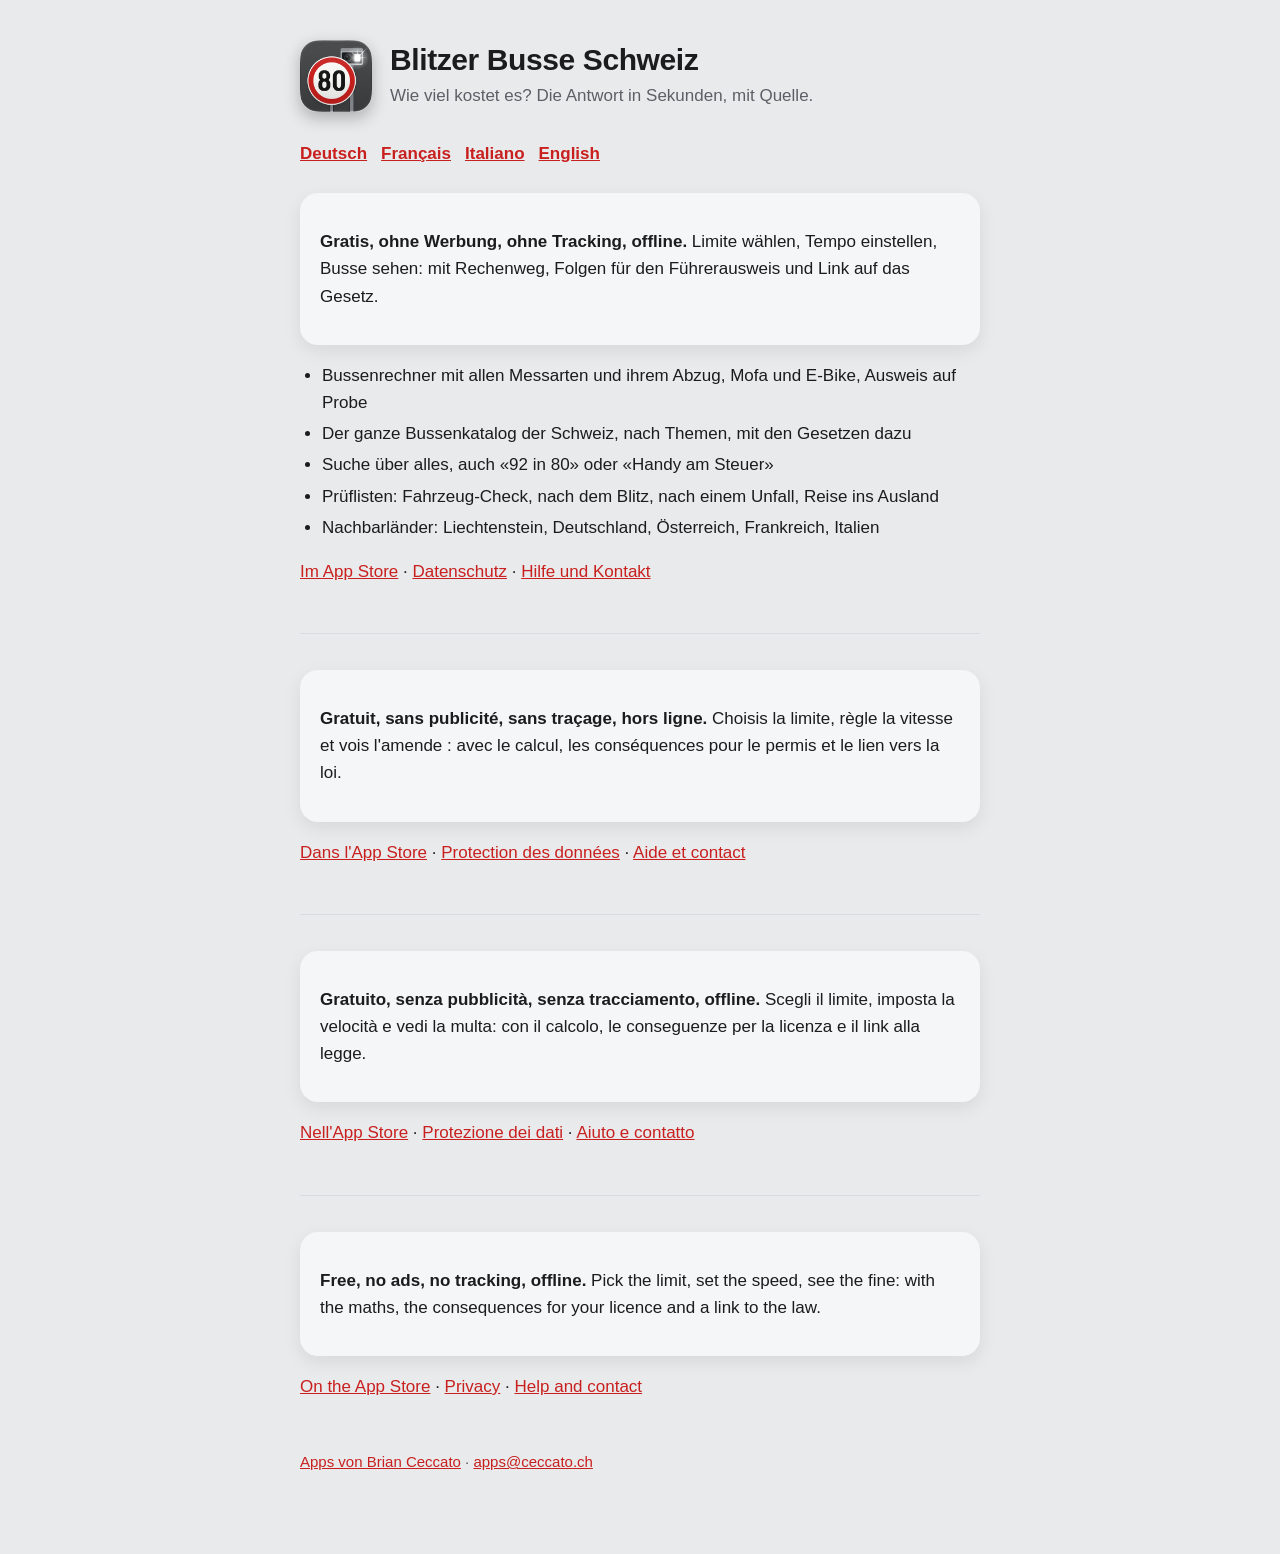
<file: apps/blitzer.html>
<!DOCTYPE html>
<html lang="de">
<head>
<meta charset="utf-8">
<meta name="viewport" content="width=device-width, initial-scale=1">
<title>Blitzer Busse Schweiz</title>
<link rel="stylesheet" href="style.css">
<link rel="icon" href="favicon.png">
<link rel="apple-touch-icon" href="apple-touch-icon.png">
</head>
<body>
<div class="wrap">
<header>
  <img src="blitzer-icon.png" alt="">
  <div>
    <h1>Blitzer Busse Schweiz</h1>
    <p class="lead">Wie viel kostet es? Die Antwort in Sekunden, mit Quelle.</p>
  </div>
</header>
<nav class="langs"><a href="#de">Deutsch</a><a href="#fr">Français</a><a href="#it">Italiano</a><a href="#en">English</a></nav>

<section id="de" lang="de">
  <div class="card">
    <p><strong>Gratis, ohne Werbung, ohne Tracking, offline.</strong> Limite wählen, Tempo einstellen,
    Busse sehen: mit Rechenweg, Folgen für den Führerausweis und Link auf das Gesetz.</p>
  </div>
  <ul>
    <li>Bussenrechner mit allen Messarten und ihrem Abzug, Mofa und E-Bike, Ausweis auf Probe</li>
    <li>Der ganze Bussenkatalog der Schweiz, nach Themen, mit den Gesetzen dazu</li>
    <li>Suche über alles, auch «92 in 80» oder «Handy am Steuer»</li>
    <li>Prüflisten: Fahrzeug-Check, nach dem Blitz, nach einem Unfall, Reise ins Ausland</li>
    <li>Nachbarländer: Liechtenstein, Deutschland, Österreich, Frankreich, Italien</li>
  </ul>
  <p><a href="https://apps.apple.com/app/id881156695">Im App Store</a> ·
  <a href="datenschutz.html">Datenschutz</a> · <a href="support.html">Hilfe und Kontakt</a></p>
</section>
<hr>
<section id="fr" lang="fr">
  <div class="card"><p><strong>Gratuit, sans publicité, sans traçage, hors ligne.</strong> Choisis la limite,
  règle la vitesse et vois l'amende&nbsp;: avec le calcul, les conséquences pour le permis et le lien vers
  la loi.</p></div>
  <p><a href="https://apps.apple.com/app/id881156695">Dans l'App Store</a> ·
  <a href="datenschutz.html#fr">Protection des données</a> · <a href="support.html#fr">Aide et contact</a></p>
</section>
<hr>
<section id="it" lang="it">
  <div class="card"><p><strong>Gratuito, senza pubblicità, senza tracciamento, offline.</strong> Scegli il
  limite, imposta la velocità e vedi la multa: con il calcolo, le conseguenze per la licenza e il link
  alla legge.</p></div>
  <p><a href="https://apps.apple.com/app/id881156695">Nell'App Store</a> ·
  <a href="datenschutz.html#it">Protezione dei dati</a> · <a href="support.html#it">Aiuto e contatto</a></p>
</section>
<hr>
<section id="en" lang="en">
  <div class="card"><p><strong>Free, no ads, no tracking, offline.</strong> Pick the limit, set the speed,
  see the fine: with the maths, the consequences for your licence and a link to the law.</p></div>
  <p><a href="https://apps.apple.com/app/id881156695">On the App Store</a> ·
  <a href="datenschutz.html#en">Privacy</a> · <a href="support.html#en">Help and contact</a></p>
</section>
<footer><a href="index.html">Apps von Brian Ceccato</a> · <a href="mailto:apps@ceccato.ch">apps@ceccato.ch</a></footer>
</div>
</body>
</html>
</file>
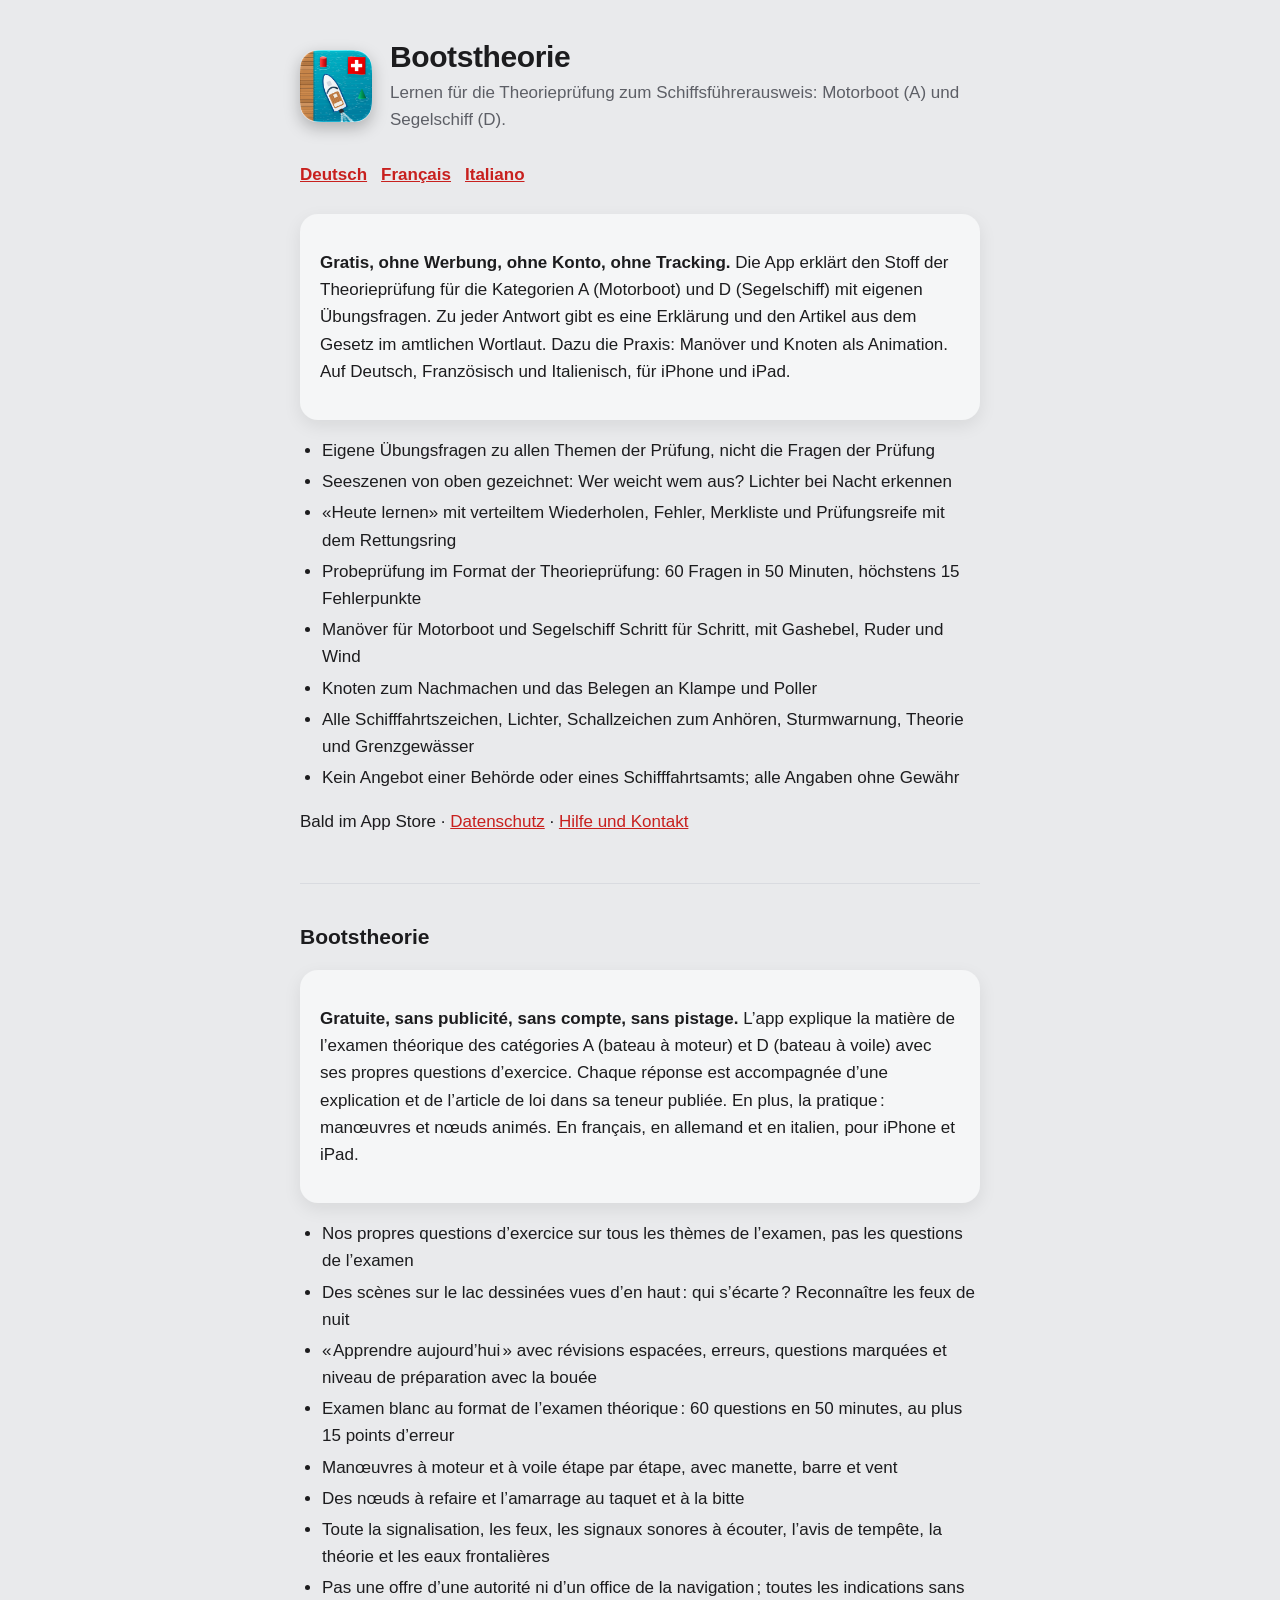
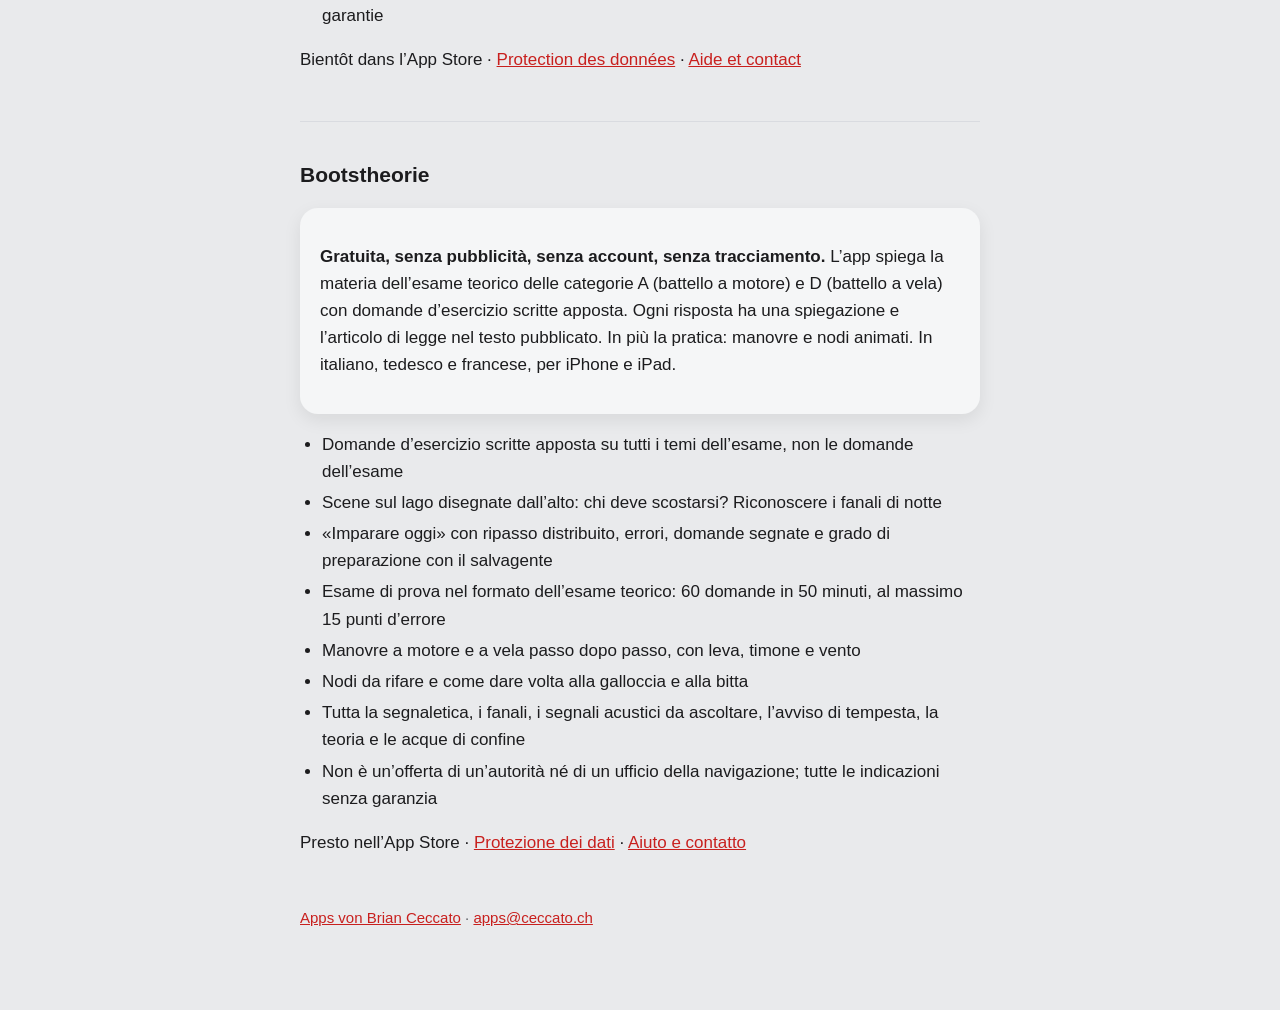
<file: apps/bootstheorie.html>
<!DOCTYPE html>
<html lang="de">
<head>
<meta charset="utf-8">
<meta name="viewport" content="width=device-width, initial-scale=1">
<title>Bootstheorie</title>
<link rel="stylesheet" href="style.css">
<link rel="icon" href="favicon.png">
<link rel="apple-touch-icon" href="apple-touch-icon.png">
</head>
<body>
<div class="wrap">
<header>
  <img src="bootstheorie-icon.png" alt="">
  <div>
    <h1>Bootstheorie</h1>
    <p class="lead">Lernen für die Theorieprüfung zum Schiffsführerausweis: Motorboot (A) und Segelschiff (D).</p>
  </div>
</header>
<nav class="langs"><a href="#de">Deutsch</a><a href="#fr">Français</a><a href="#it">Italiano</a></nav>

<section id="de" lang="de">
  <div class="card">
    <p><strong>Gratis, ohne Werbung, ohne Konto, ohne Tracking.</strong> Die App erklärt den Stoff der
    Theorieprüfung für die Kategorien A (Motorboot) und D (Segelschiff) mit eigenen Übungsfragen. Zu jeder
    Antwort gibt es eine Erklärung und den Artikel aus dem Gesetz im amtlichen Wortlaut. Dazu die Praxis:
    Manöver und Knoten als Animation. Auf Deutsch, Französisch und Italienisch, für iPhone und iPad.</p>
  </div>
  <ul>
    <li>Eigene Übungsfragen zu allen Themen der Prüfung, nicht die Fragen der Prüfung</li>
    <li>Seeszenen von oben gezeichnet: Wer weicht wem aus? Lichter bei Nacht erkennen</li>
    <li>«Heute lernen» mit verteiltem Wiederholen, Fehler, Merkliste und Prüfungsreife mit dem Rettungsring</li>
    <li>Probeprüfung im Format der Theorieprüfung: 60 Fragen in 50 Minuten, höchstens 15 Fehlerpunkte</li>
    <li>Manöver für Motorboot und Segelschiff Schritt für Schritt, mit Gashebel, Ruder und Wind</li>
    <li>Knoten zum Nachmachen und das Belegen an Klampe und Poller</li>
    <li>Alle Schifffahrtszeichen, Lichter, Schallzeichen zum Anhören, Sturmwarnung, Theorie und Grenzgewässer</li>
    <li>Kein Angebot einer Behörde oder eines Schifffahrtsamts; alle Angaben ohne Gewähr</li>
  </ul>
  <p>Bald im App Store · <a href="datenschutz.html#bootstheorie">Datenschutz</a> · <a href="support.html#bootstheorie">Hilfe und Kontakt</a></p>
</section>
<hr>
<section id="fr" lang="fr">
  <h2>Bootstheorie</h2>
  <div class="card"><p><strong>Gratuite, sans publicité, sans compte, sans pistage.</strong> L’app
  explique la matière de l’examen théorique des catégories A (bateau à moteur) et D (bateau à voile) avec
  ses propres questions d’exercice. Chaque réponse est accompagnée d’une explication et de l’article de
  loi dans sa teneur publiée. En plus, la pratique&#8239;: manœuvres et nœuds animés. En français, en
  allemand et en italien, pour iPhone et iPad.</p></div>
  <ul>
    <li>Nos propres questions d’exercice sur tous les thèmes de l’examen, pas les questions de l’examen</li>
    <li>Des scènes sur le lac dessinées vues d’en haut&#8239;: qui s’écarte&#8239;? Reconnaître les feux de nuit</li>
    <li>«&#8239;Apprendre aujourd’hui&#8239;» avec révisions espacées, erreurs, questions marquées et niveau de préparation avec la bouée</li>
    <li>Examen blanc au format de l’examen théorique&#8239;: 60 questions en 50 minutes, au plus 15 points d’erreur</li>
    <li>Manœuvres à moteur et à voile étape par étape, avec manette, barre et vent</li>
    <li>Des nœuds à refaire et l’amarrage au taquet et à la bitte</li>
    <li>Toute la signalisation, les feux, les signaux sonores à écouter, l’avis de tempête, la théorie et les eaux frontalières</li>
    <li>Pas une offre d’une autorité ni d’un office de la navigation&#8239;; toutes les indications sans garantie</li>
  </ul>
  <p>Bientôt dans l’App Store · <a href="datenschutz.html#bootstheorie-fr">Protection des données</a> ·
  <a href="support.html#bootstheorie-fr">Aide et contact</a></p>
</section>
<hr>
<section id="it" lang="it">
  <h2>Bootstheorie</h2>
  <div class="card"><p><strong>Gratuita, senza pubblicità, senza account, senza tracciamento.</strong>
  L’app spiega la materia dell’esame teorico delle categorie A (battello a motore) e D (battello a vela)
  con domande d’esercizio scritte apposta. Ogni risposta ha una spiegazione e l’articolo di legge nel
  testo pubblicato. In più la pratica: manovre e nodi animati. In italiano, tedesco e francese, per
  iPhone e iPad.</p></div>
  <ul>
    <li>Domande d’esercizio scritte apposta su tutti i temi dell’esame, non le domande dell’esame</li>
    <li>Scene sul lago disegnate dall’alto: chi deve scostarsi? Riconoscere i fanali di notte</li>
    <li>«Imparare oggi» con ripasso distribuito, errori, domande segnate e grado di preparazione con il salvagente</li>
    <li>Esame di prova nel formato dell’esame teorico: 60 domande in 50 minuti, al massimo 15 punti d’errore</li>
    <li>Manovre a motore e a vela passo dopo passo, con leva, timone e vento</li>
    <li>Nodi da rifare e come dare volta alla galloccia e alla bitta</li>
    <li>Tutta la segnaletica, i fanali, i segnali acustici da ascoltare, l’avviso di tempesta, la teoria e le acque di confine</li>
    <li>Non è un’offerta di un’autorità né di un ufficio della navigazione; tutte le indicazioni senza garanzia</li>
  </ul>
  <p>Presto nell’App Store · <a href="datenschutz.html#bootstheorie-it">Protezione dei dati</a> ·
  <a href="support.html#bootstheorie-it">Aiuto e contatto</a></p>
</section>
<footer><a href="index.html">Apps von Brian Ceccato</a> · <a href="mailto:apps@ceccato.ch">apps@ceccato.ch</a></footer>
</div>
</body>
</html>
</file>
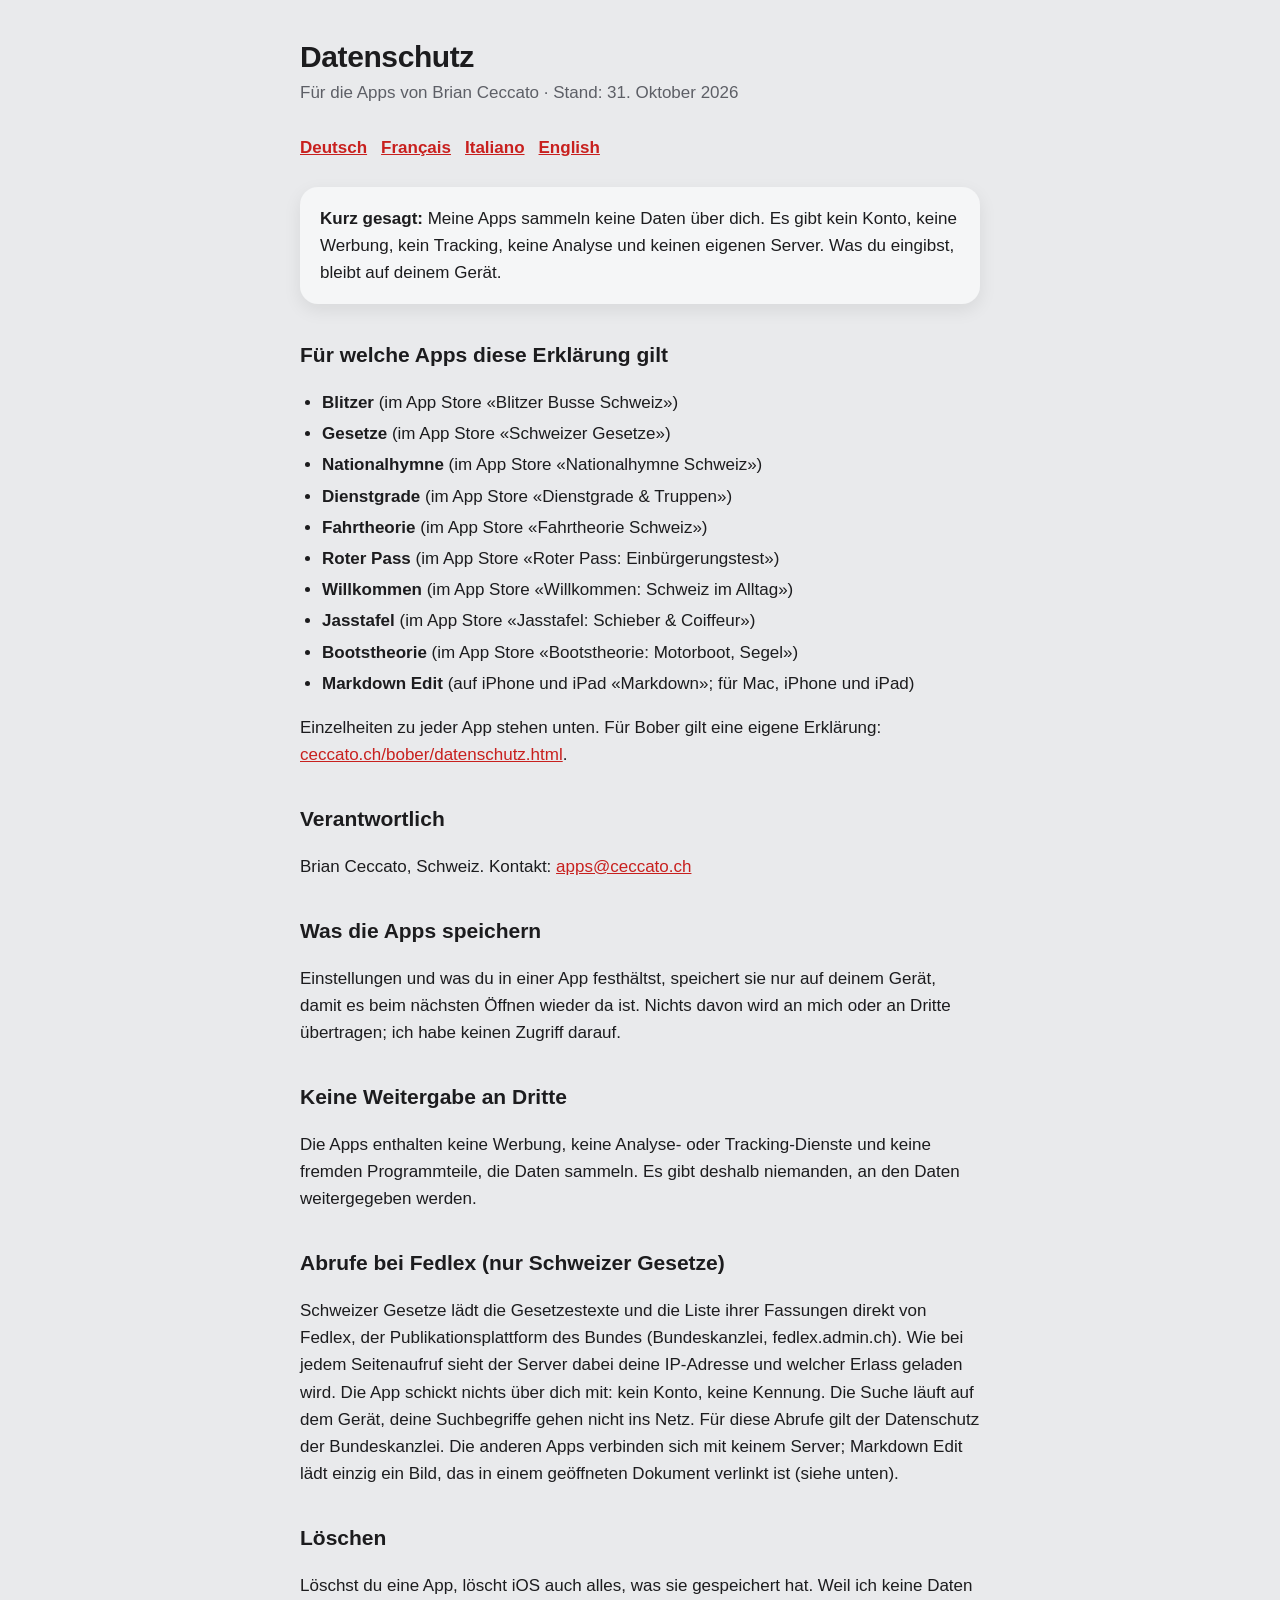
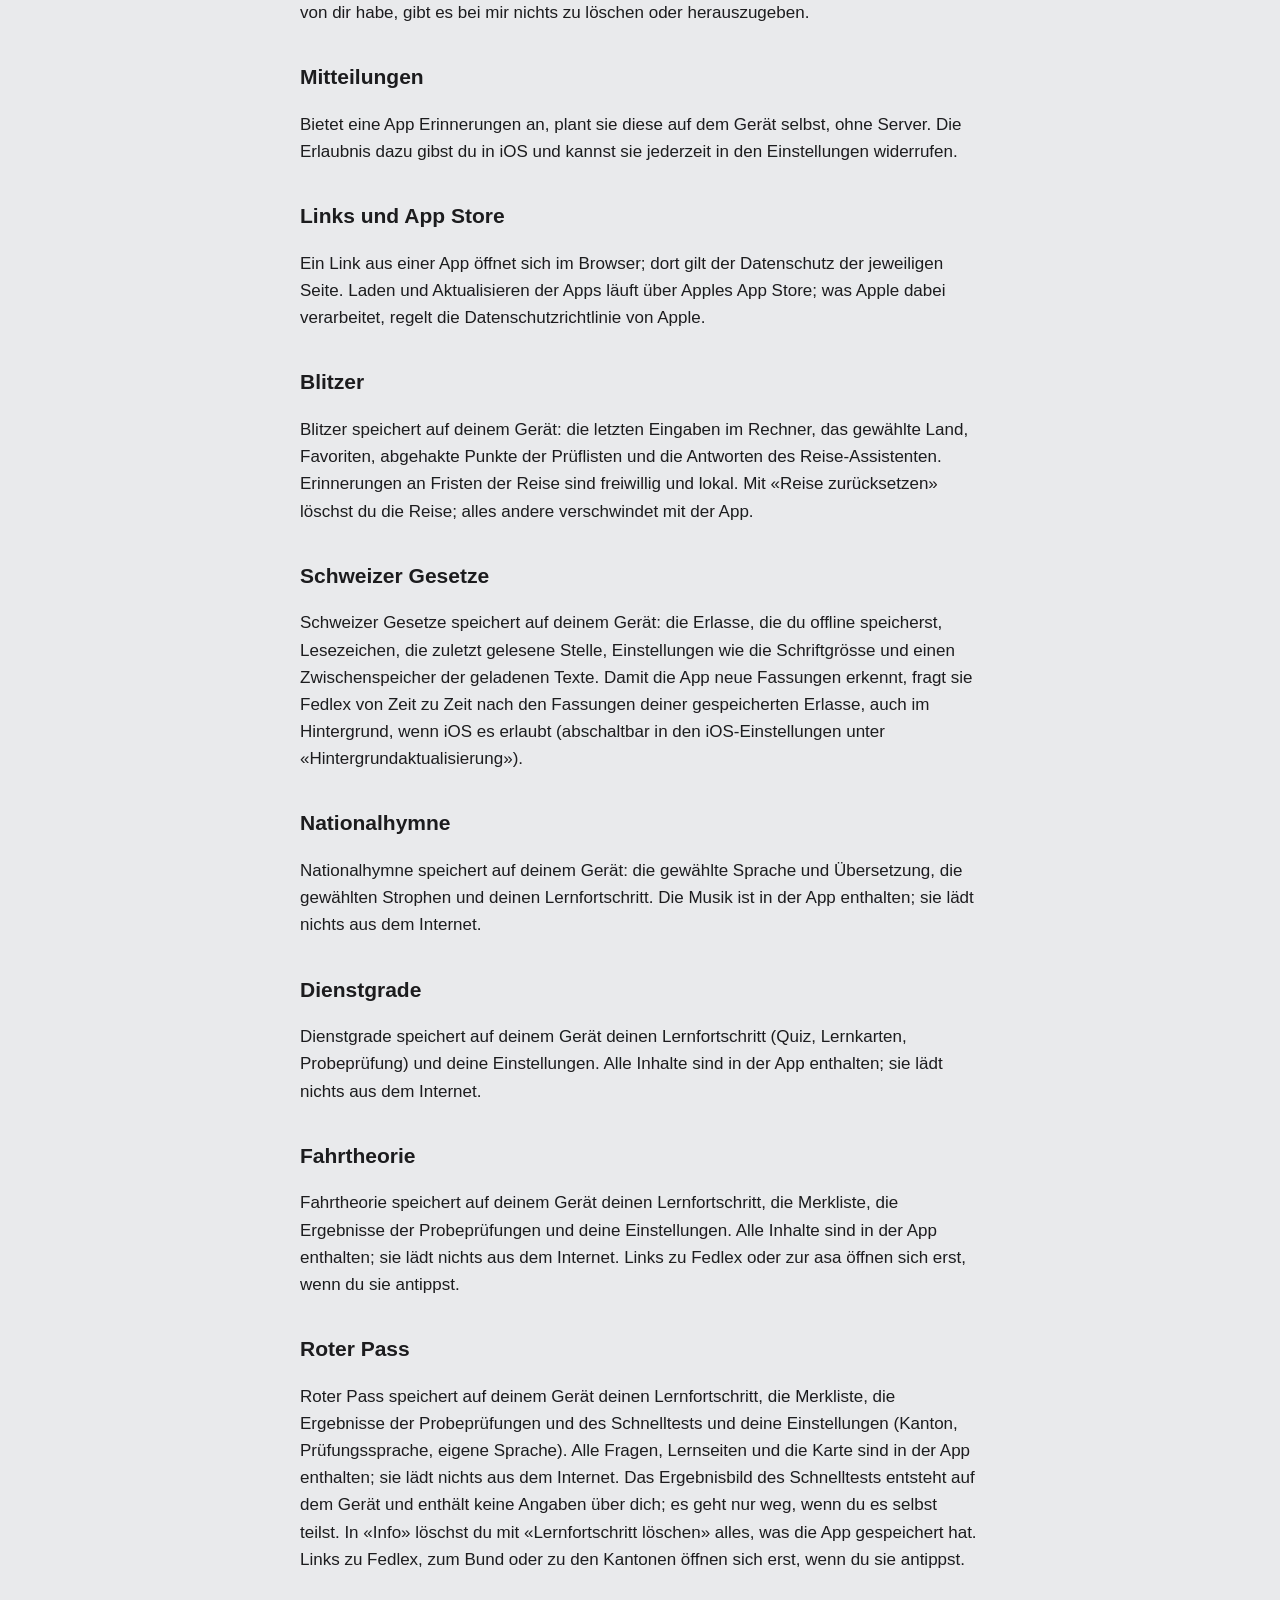
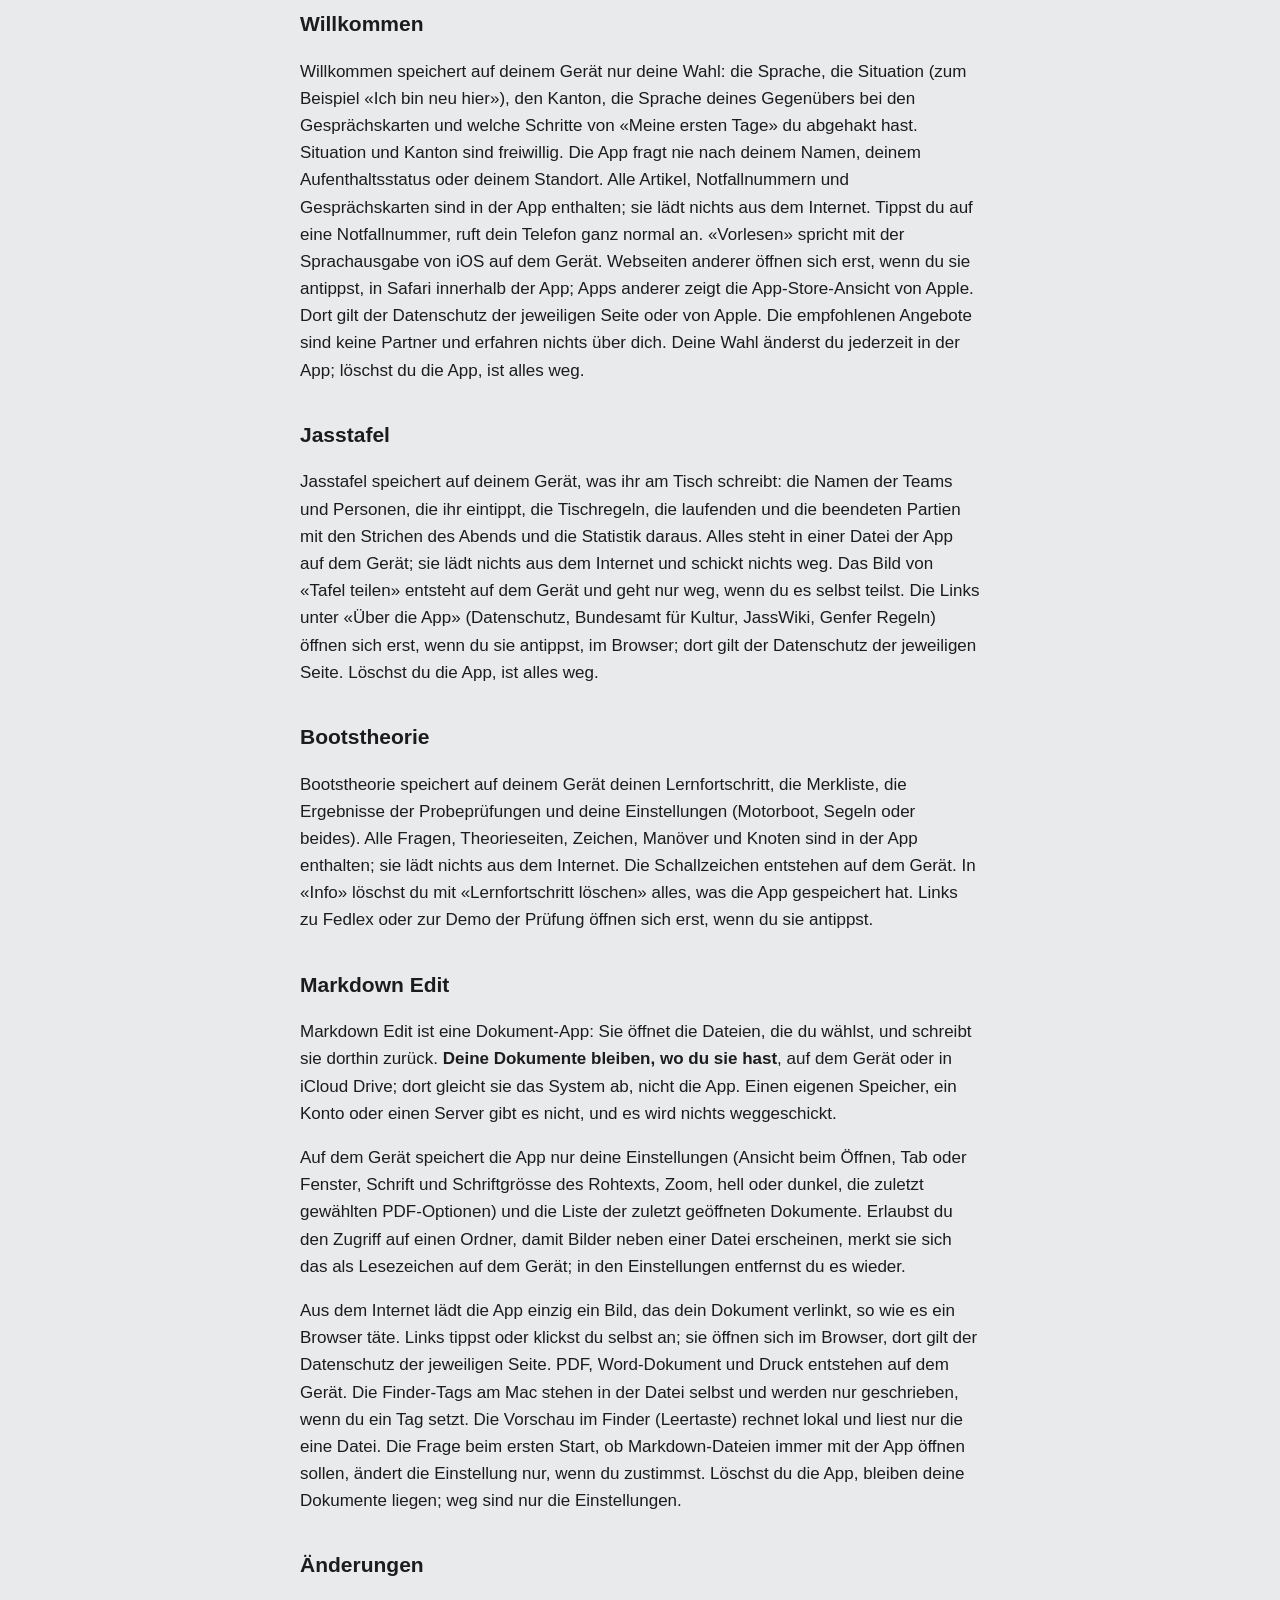
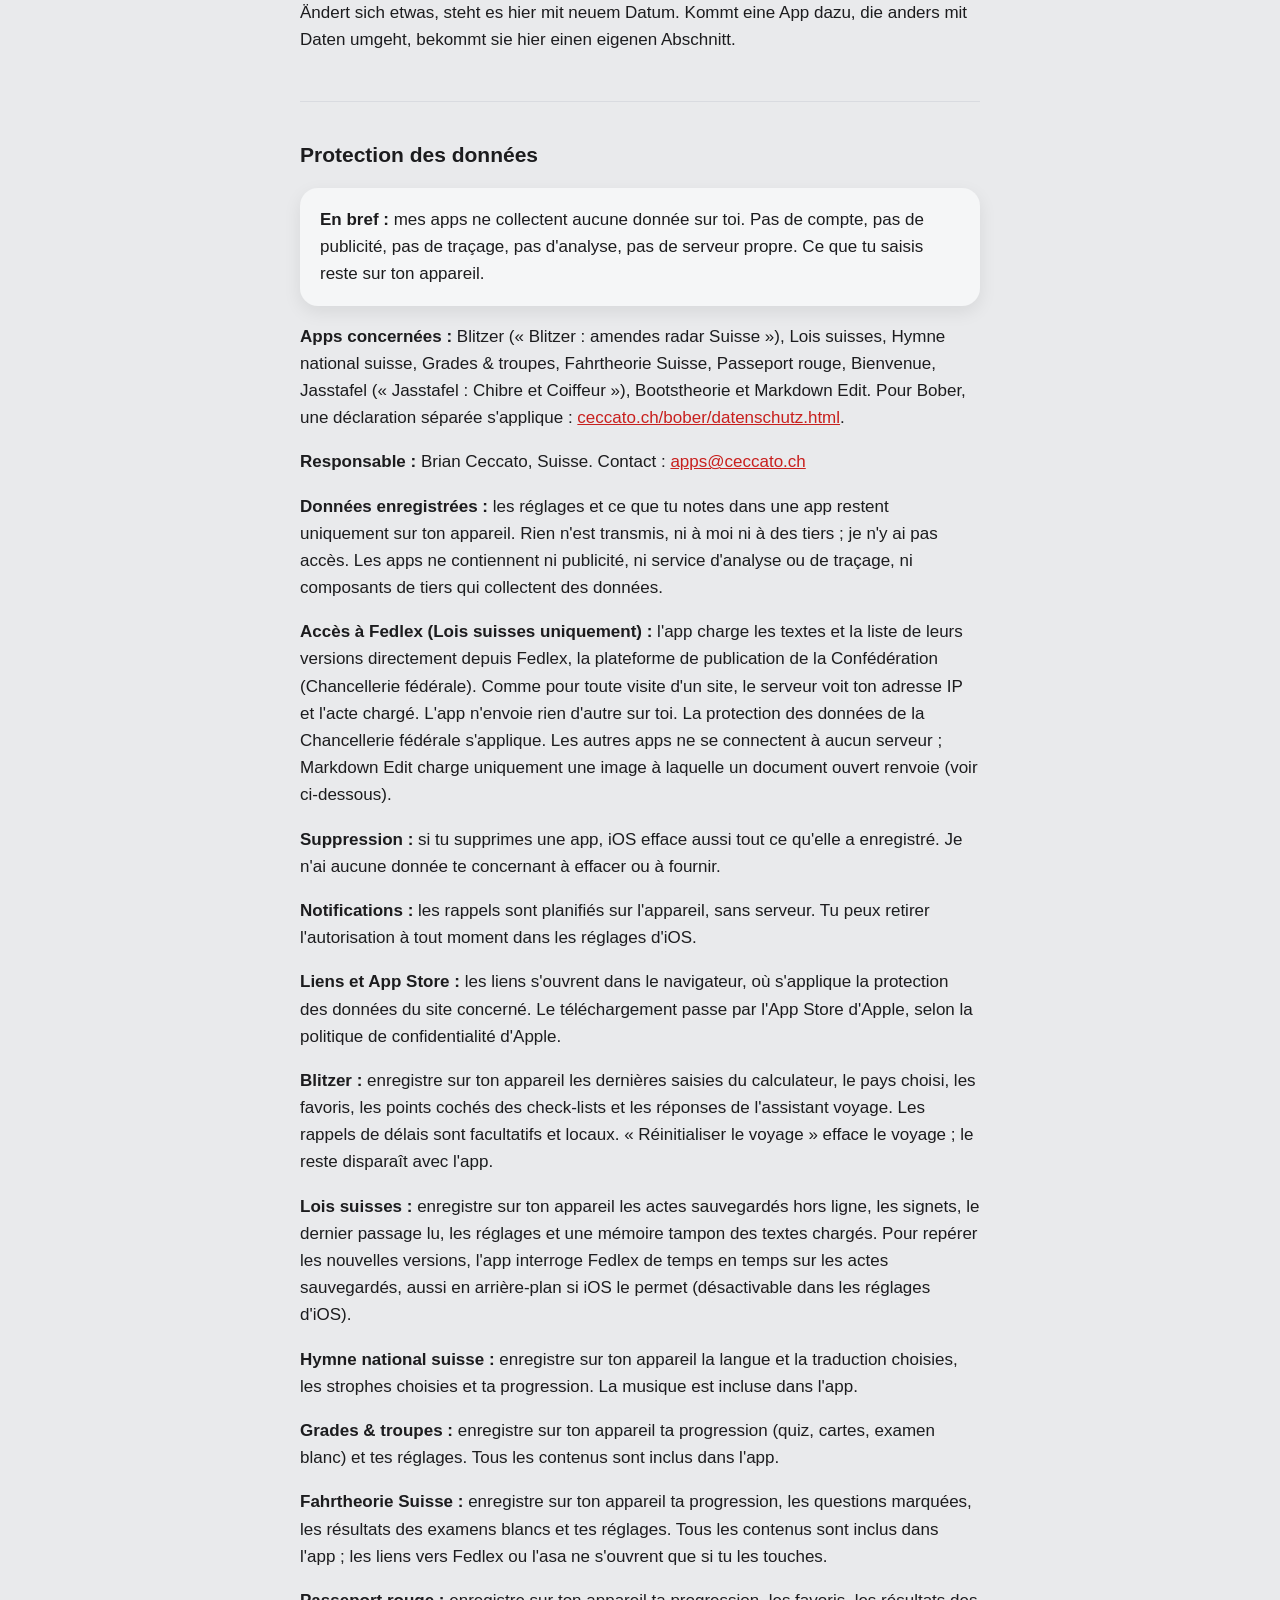
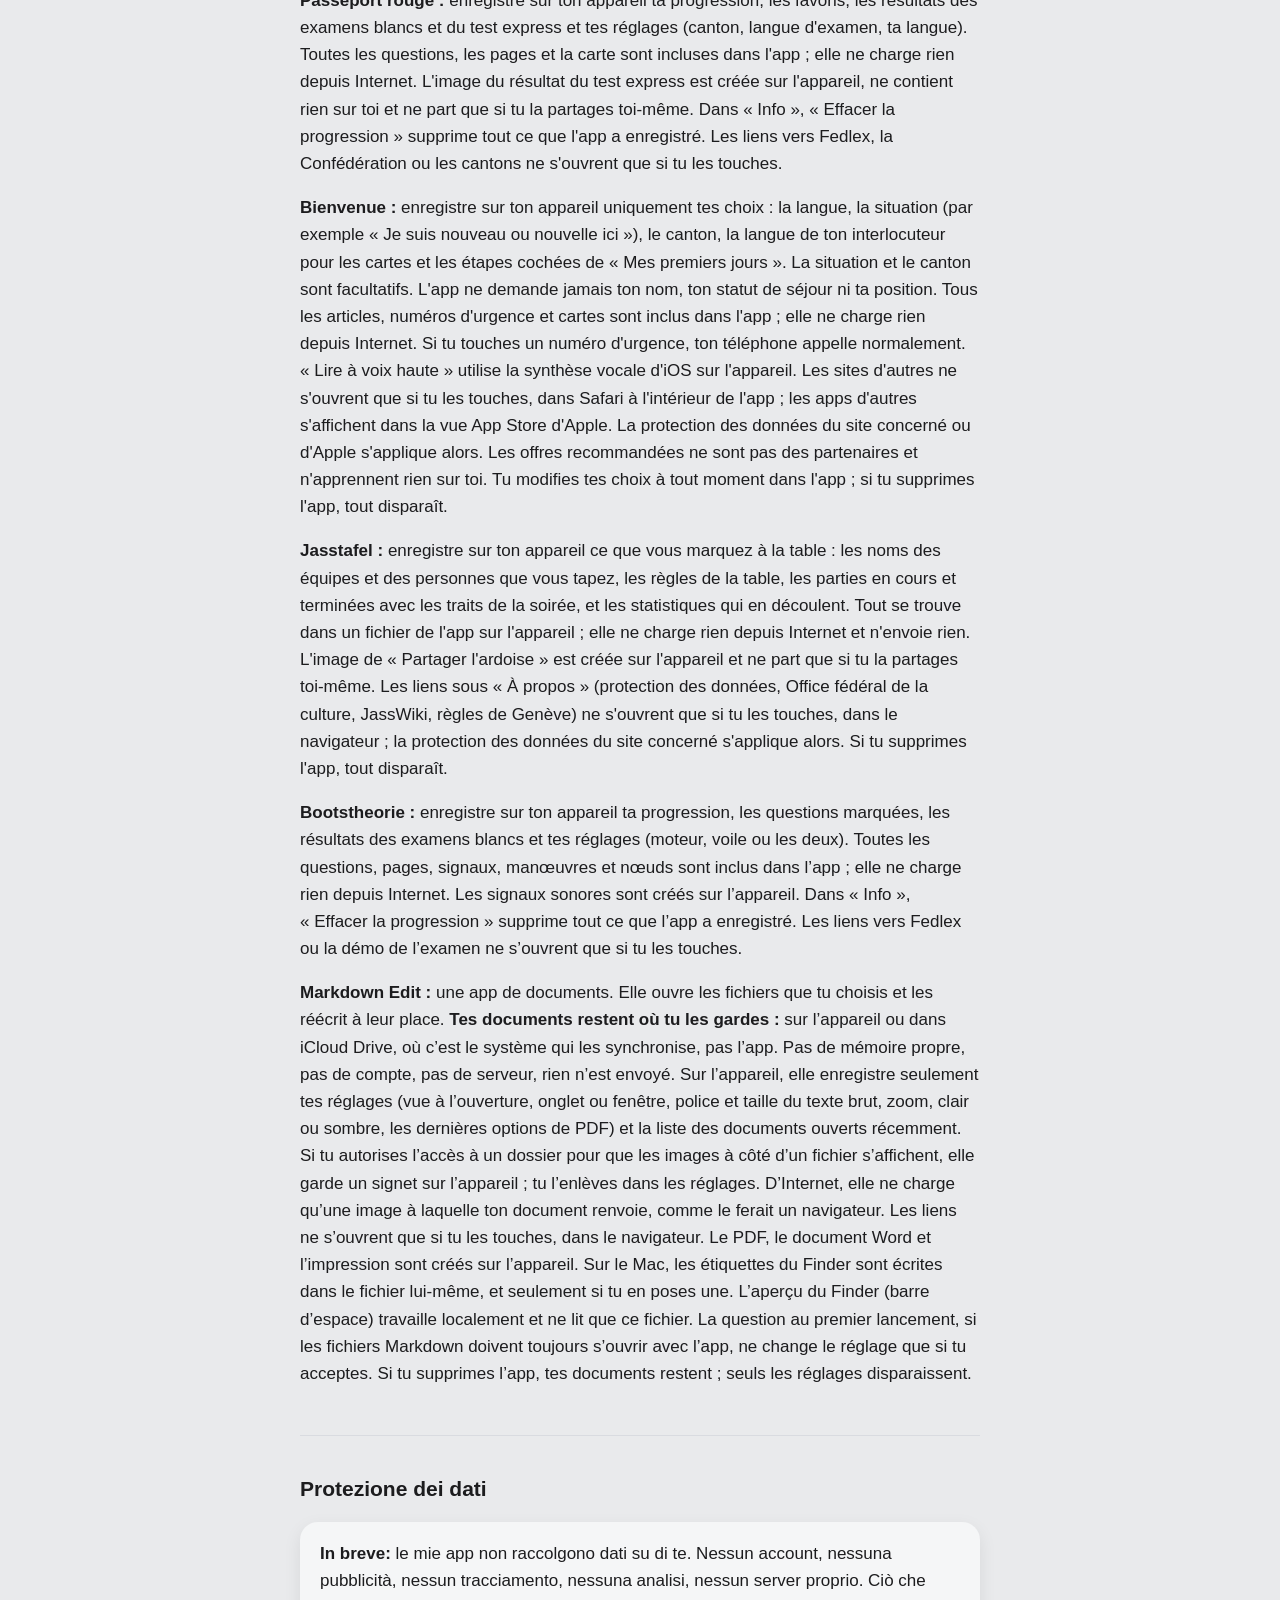
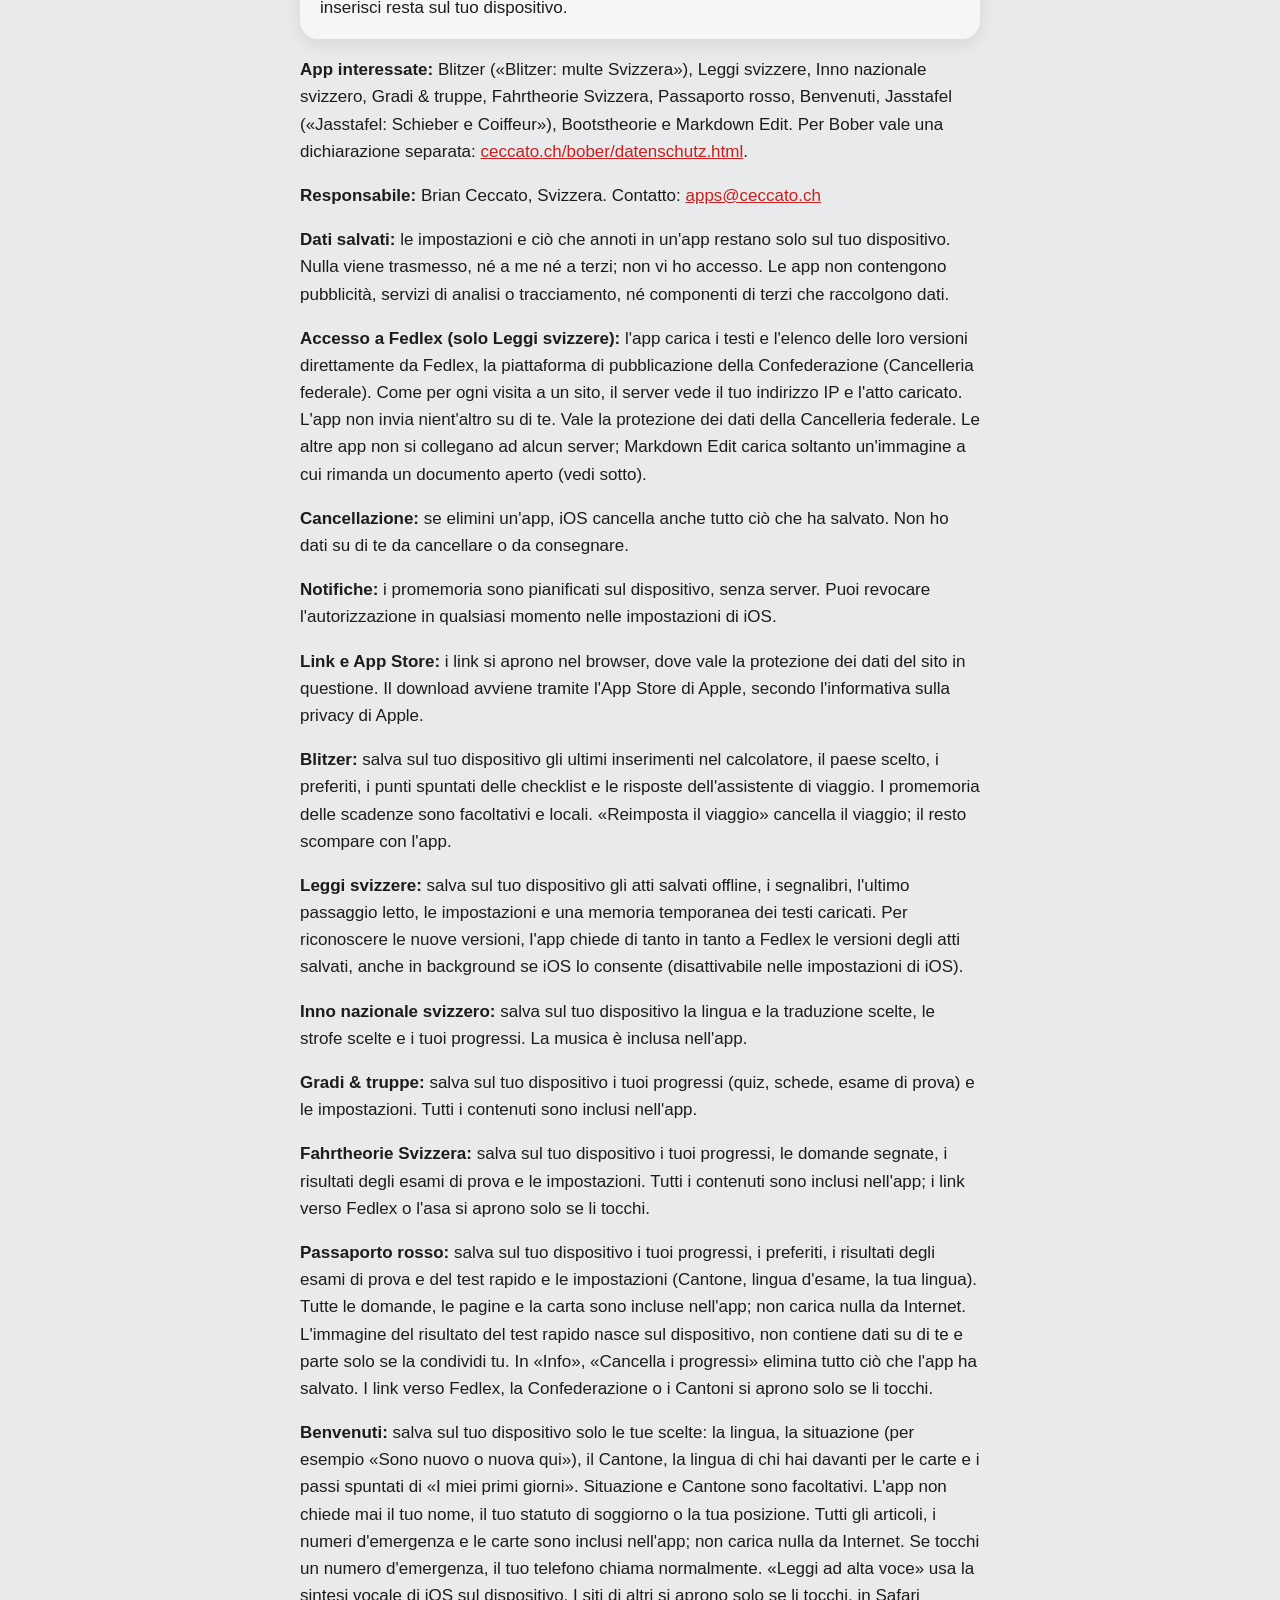
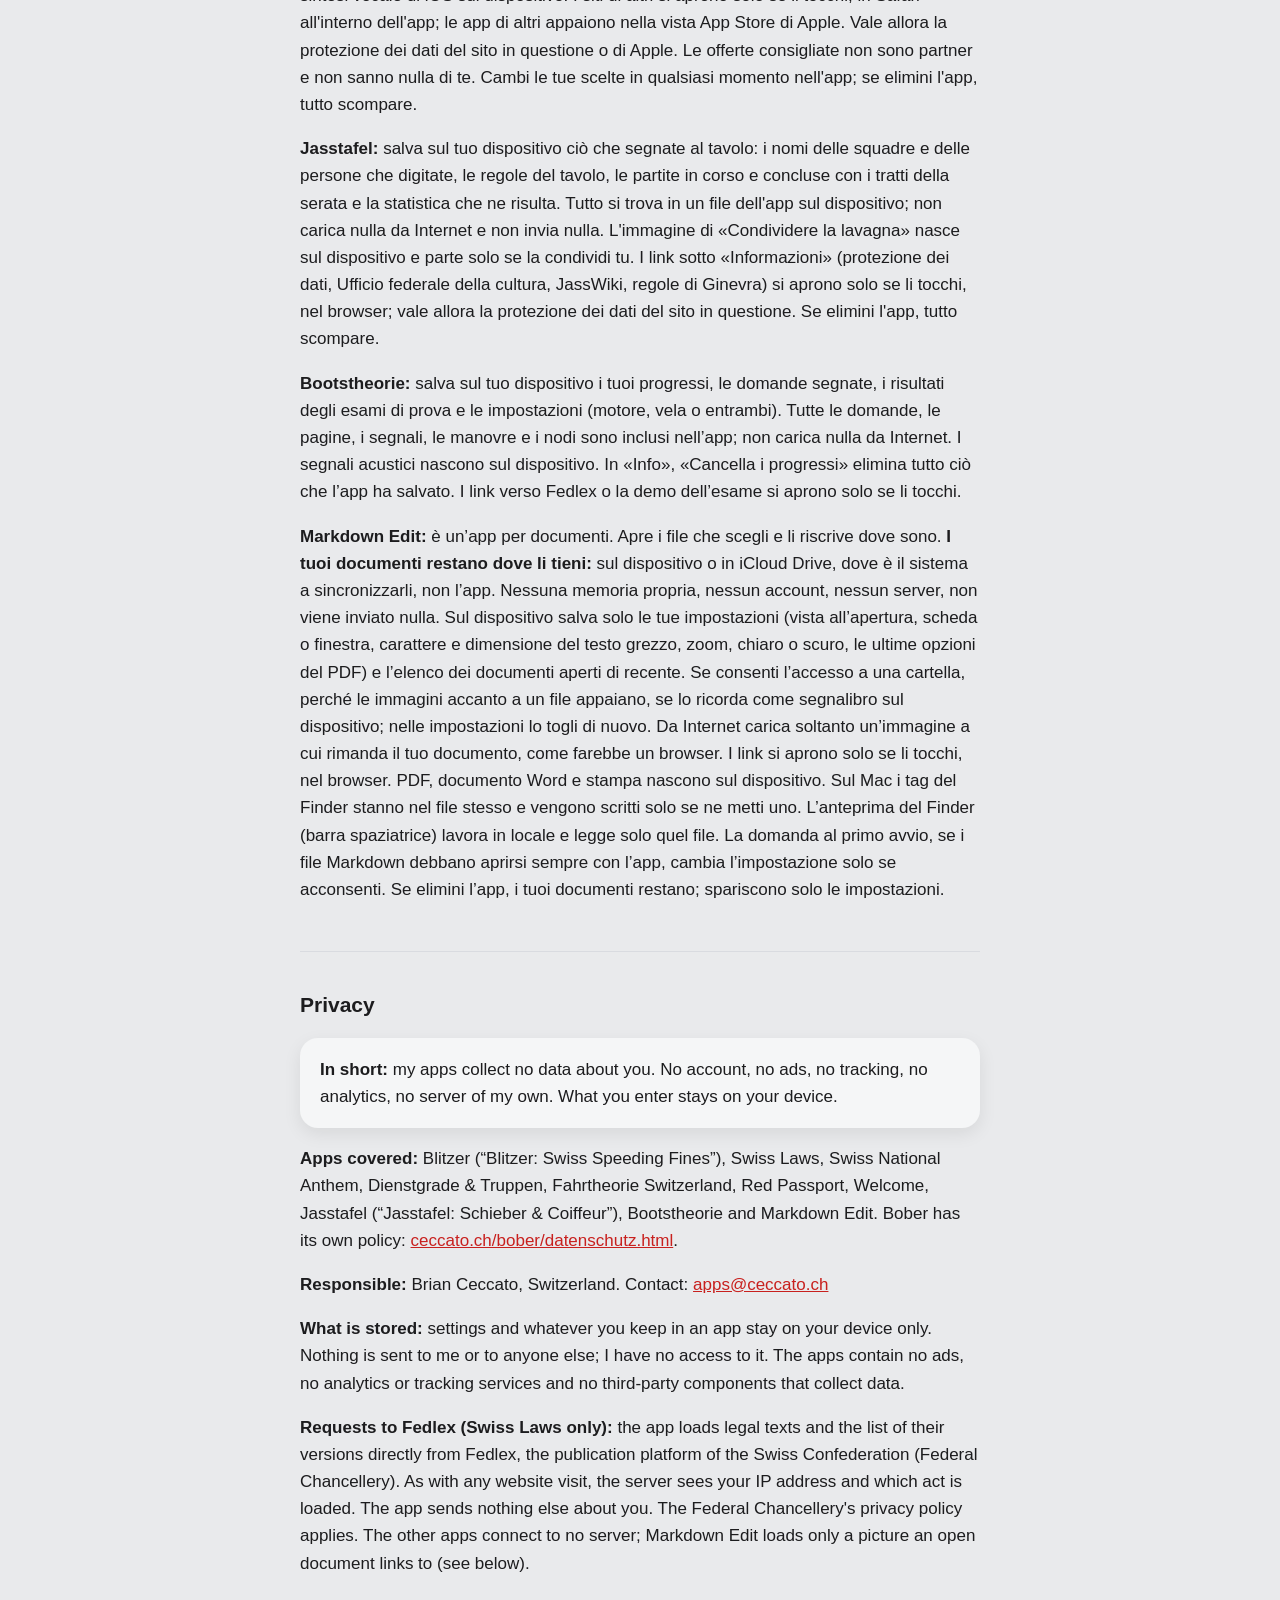
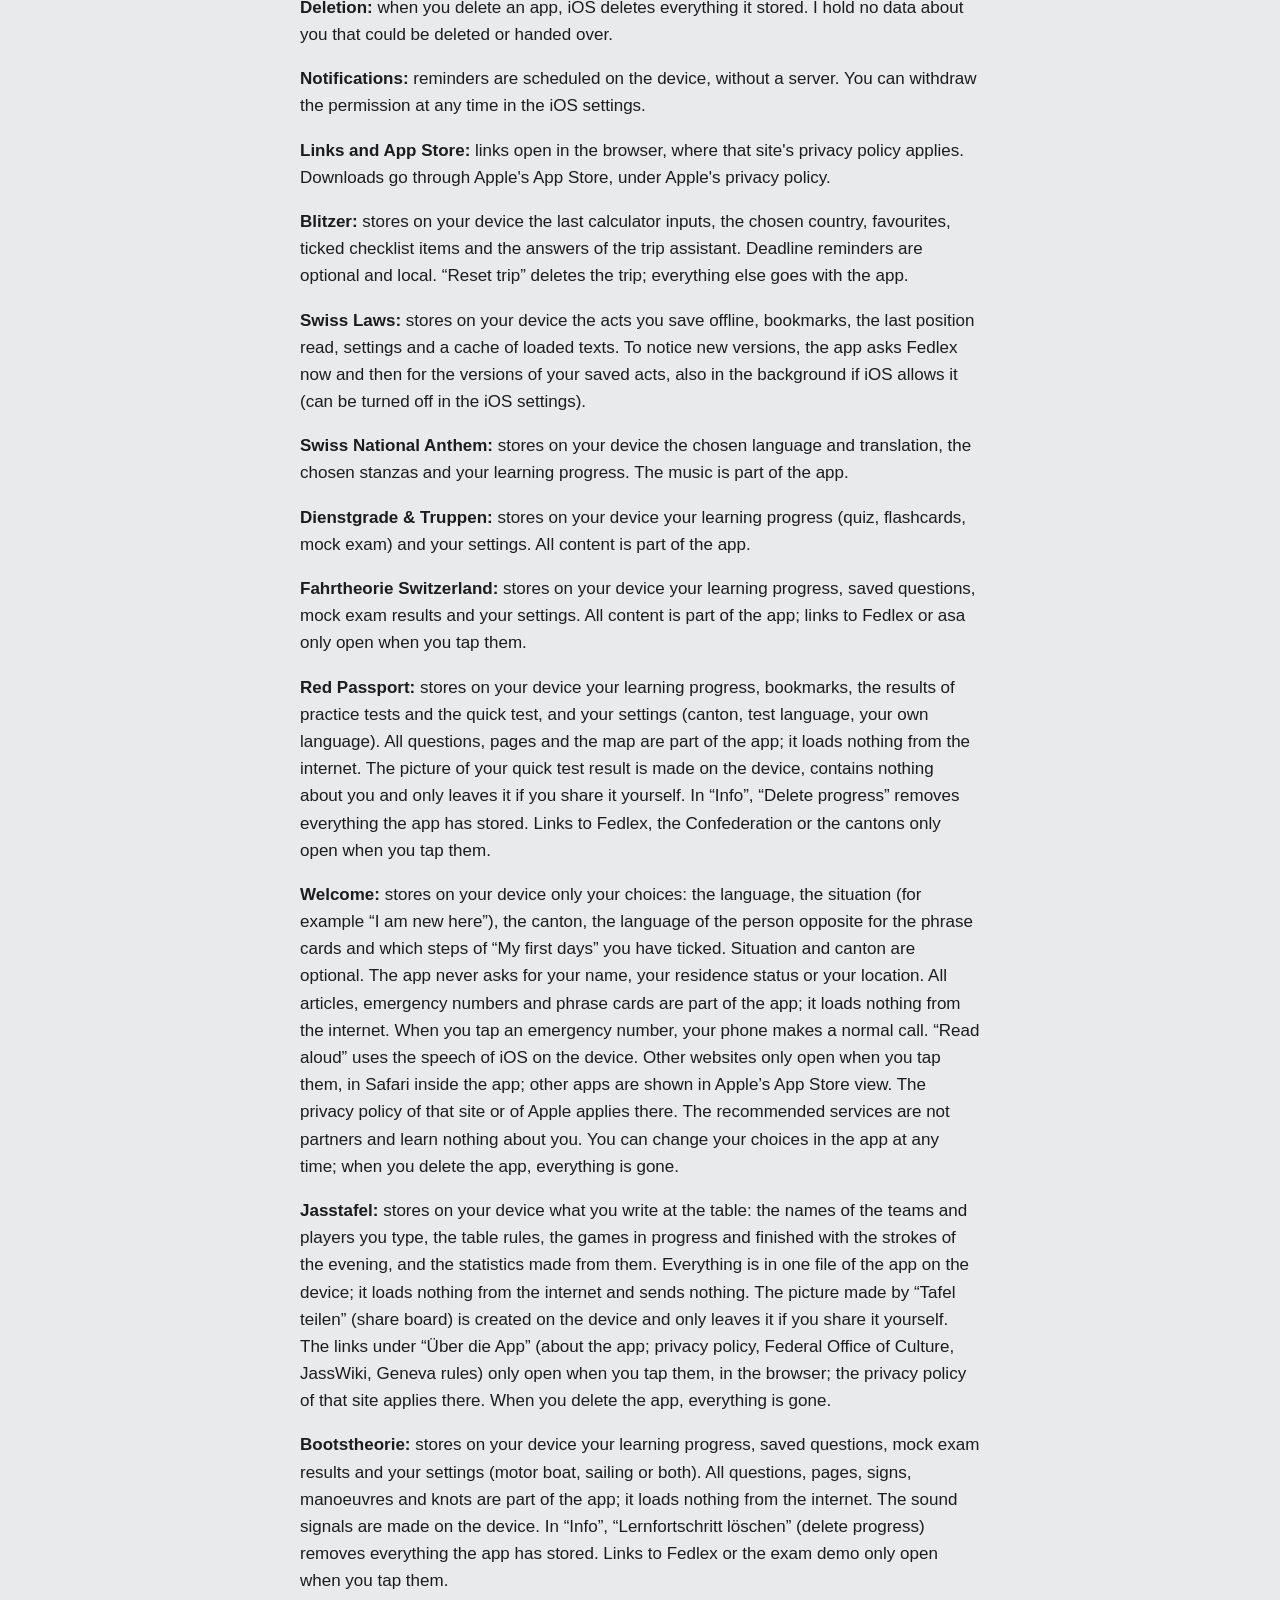
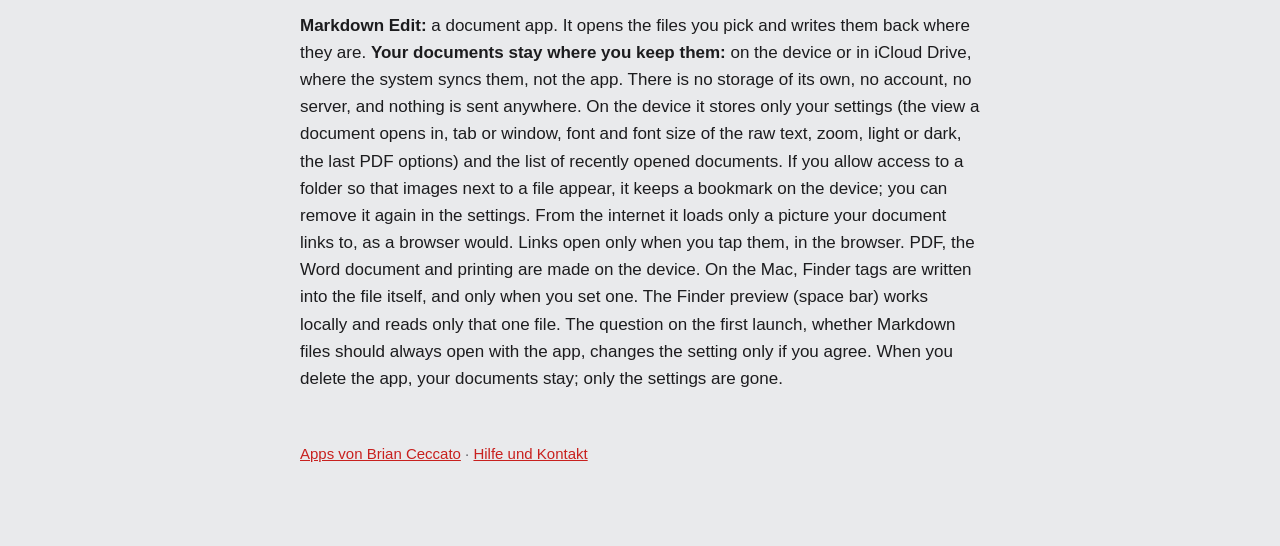
<file: apps/datenschutz.html>
<!DOCTYPE html>
<html lang="de">
<head>
<meta charset="utf-8">
<meta name="viewport" content="width=device-width, initial-scale=1">
<title>Datenschutz · Apps von Brian Ceccato</title>
<link rel="stylesheet" href="style.css">
<link rel="icon" href="favicon.png">
<link rel="apple-touch-icon" href="apple-touch-icon.png">
</head>
<body>
<div class="wrap">
<header>
  <div>
    <h1>Datenschutz</h1>
    <p class="lead">Für die Apps von Brian Ceccato · Stand: 31. Oktober 2026</p>
  </div>
</header>
<nav class="langs"><a href="#de">Deutsch</a><a href="#fr">Français</a><a href="#it">Italiano</a><a href="#en">English</a></nav>

<section id="de" lang="de">
  <div class="card"><strong>Kurz gesagt:</strong> Meine Apps sammeln keine Daten über dich. Es gibt kein
  Konto, keine Werbung, kein Tracking, keine Analyse und keinen eigenen Server. Was du eingibst, bleibt
  auf deinem Gerät.</div>

  <h2>Für welche Apps diese Erklärung gilt</h2>
  <ul>
    <li><strong>Blitzer</strong> (im App Store «Blitzer Busse Schweiz»)</li>
    <li><strong>Gesetze</strong> (im App Store «Schweizer Gesetze»)</li>
    <li><strong>Nationalhymne</strong> (im App Store «Nationalhymne Schweiz»)</li>
    <li><strong>Dienstgrade</strong> (im App Store «Dienstgrade &amp; Truppen»)</li>
    <li><strong>Fahrtheorie</strong> (im App Store «Fahrtheorie Schweiz»)</li>
    <li><strong>Roter Pass</strong> (im App Store «Roter Pass: Einbürgerungstest»)</li>
    <li><strong>Willkommen</strong> (im App Store «Willkommen: Schweiz im Alltag»)</li>
    <li><strong>Jasstafel</strong> (im App Store «Jasstafel: Schieber &amp; Coiffeur»)</li>
    <li><strong>Bootstheorie</strong> (im App Store «Bootstheorie: Motorboot, Segel»)</li>
    <li><strong>Markdown Edit</strong> (auf iPhone und iPad «Markdown»; für Mac, iPhone und iPad)</li>
  </ul>
  <p>Einzelheiten zu jeder App stehen unten. Für Bober gilt eine eigene Erklärung:
  <a href="https://ceccato.ch/bober/datenschutz.html">ceccato.ch/bober/datenschutz.html</a>.</p>

  <h2>Verantwortlich</h2>
  <p>Brian Ceccato, Schweiz. Kontakt: <a href="mailto:apps@ceccato.ch">apps@ceccato.ch</a></p>

  <h2>Was die Apps speichern</h2>
  <p>Einstellungen und was du in einer App festhältst, speichert sie nur auf deinem Gerät, damit es
  beim nächsten Öffnen wieder da ist. Nichts davon wird an mich oder an Dritte übertragen; ich habe
  keinen Zugriff darauf.</p>

  <h2>Keine Weitergabe an Dritte</h2>
  <p>Die Apps enthalten keine Werbung, keine Analyse- oder Tracking-Dienste und keine fremden
  Programmteile, die Daten sammeln. Es gibt deshalb niemanden, an den Daten weitergegeben werden.</p>

  <h2>Abrufe bei Fedlex (nur Schweizer Gesetze)</h2>
  <p>Schweizer Gesetze lädt die Gesetzestexte und die Liste ihrer Fassungen direkt von Fedlex, der
  Publikationsplattform des Bundes (Bundeskanzlei, fedlex.admin.ch). Wie bei jedem Seitenaufruf sieht
  der Server dabei deine IP-Adresse und welcher Erlass geladen wird. Die App schickt nichts über dich
  mit: kein Konto, keine Kennung. Die Suche läuft auf dem Gerät, deine Suchbegriffe gehen nicht ins
  Netz. Für diese Abrufe gilt der Datenschutz der Bundeskanzlei. Die anderen Apps verbinden sich mit
  keinem Server; Markdown Edit lädt einzig ein Bild, das in einem geöffneten Dokument verlinkt ist
  (siehe unten).</p>

  <h2>Löschen</h2>
  <p>Löschst du eine App, löscht iOS auch alles, was sie gespeichert hat. Weil ich keine Daten von dir
  habe, gibt es bei mir nichts zu löschen oder herauszugeben.</p>

  <h2>Mitteilungen</h2>
  <p>Bietet eine App Erinnerungen an, plant sie diese auf dem Gerät selbst, ohne Server. Die Erlaubnis
  dazu gibst du in iOS und kannst sie jederzeit in den Einstellungen widerrufen.</p>

  <h2>Links und App Store</h2>
  <p>Ein Link aus einer App öffnet sich im Browser; dort gilt der Datenschutz der jeweiligen Seite.
  Laden und Aktualisieren der Apps läuft über Apples App Store; was Apple dabei verarbeitet, regelt
  die Datenschutzrichtlinie von Apple.</p>

  <h2>Blitzer</h2>
  <p>Blitzer speichert auf deinem Gerät: die letzten Eingaben im Rechner, das gewählte Land,
  Favoriten, abgehakte Punkte der Prüflisten und die Antworten des Reise-Assistenten. Erinnerungen an
  Fristen der Reise sind freiwillig und lokal. Mit «Reise zurücksetzen» löschst du die Reise; alles
  andere verschwindet mit der App.</p>

  <h2>Schweizer Gesetze</h2>
  <p>Schweizer Gesetze speichert auf deinem Gerät: die Erlasse, die du offline speicherst, Lesezeichen,
  die zuletzt gelesene Stelle, Einstellungen wie die Schriftgrösse und einen Zwischenspeicher der
  geladenen Texte. Damit die App neue Fassungen erkennt, fragt sie Fedlex von Zeit zu Zeit nach den
  Fassungen deiner gespeicherten Erlasse, auch im Hintergrund, wenn iOS es erlaubt (abschaltbar in
  den iOS-Einstellungen unter «Hintergrundaktualisierung»).</p>

  <h2>Nationalhymne</h2>
  <p>Nationalhymne speichert auf deinem Gerät: die gewählte Sprache und Übersetzung, die gewählten
  Strophen und deinen Lernfortschritt. Die Musik ist in der App enthalten; sie lädt nichts aus dem
  Internet.</p>

  <h2>Dienstgrade</h2>
  <p>Dienstgrade speichert auf deinem Gerät deinen Lernfortschritt (Quiz, Lernkarten,
  Probeprüfung) und deine Einstellungen. Alle Inhalte sind in der App enthalten; sie lädt nichts aus
  dem Internet.</p>

  <h2>Fahrtheorie</h2>
  <p>Fahrtheorie speichert auf deinem Gerät deinen Lernfortschritt, die Merkliste, die Ergebnisse
  der Probeprüfungen und deine Einstellungen. Alle Inhalte sind in der App enthalten; sie lädt nichts
  aus dem Internet. Links zu Fedlex oder zur asa öffnen sich erst, wenn du sie antippst.</p>

  <h2 id="roter-pass">Roter Pass</h2>
  <p>Roter Pass speichert auf deinem Gerät deinen Lernfortschritt, die Merkliste, die Ergebnisse der
  Probeprüfungen und des Schnelltests und deine Einstellungen (Kanton, Prüfungssprache, eigene Sprache).
  Alle Fragen, Lernseiten und die Karte sind in der App enthalten; sie lädt nichts aus dem Internet.
  Das Ergebnisbild des Schnelltests entsteht auf dem Gerät und enthält keine Angaben über dich; es geht
  nur weg, wenn du es selbst teilst. In «Info» löschst du mit «Lernfortschritt löschen» alles, was die
  App gespeichert hat. Links zu Fedlex, zum Bund oder zu den Kantonen öffnen sich erst, wenn du sie
  antippst.</p>

  <h2 id="willkommen">Willkommen</h2>
  <p>Willkommen speichert auf deinem Gerät nur deine Wahl: die Sprache, die Situation (zum Beispiel «Ich
  bin neu hier»), den Kanton, die Sprache deines Gegenübers bei den Gesprächskarten und welche Schritte von
  «Meine ersten Tage» du abgehakt hast. Situation und Kanton sind freiwillig. Die App fragt nie nach
  deinem Namen, deinem Aufenthaltsstatus oder deinem Standort. Alle Artikel, Notfallnummern und
  Gesprächskarten sind in der App enthalten; sie lädt nichts aus dem Internet. Tippst du auf eine
  Notfallnummer, ruft dein Telefon ganz normal an. «Vorlesen» spricht mit der Sprachausgabe von iOS auf
  dem Gerät. Webseiten anderer öffnen sich erst, wenn du sie antippst, in Safari innerhalb der App; Apps
  anderer zeigt die App-Store-Ansicht von Apple. Dort gilt der Datenschutz der jeweiligen Seite oder von
  Apple. Die empfohlenen Angebote sind keine Partner und erfahren nichts über dich. Deine Wahl änderst du
  jederzeit in der App; löschst du die App, ist alles weg.</p>

  <h2 id="jasstafel">Jasstafel</h2>
  <p>Jasstafel speichert auf deinem Gerät, was ihr am Tisch schreibt: die Namen der Teams und Personen,
  die ihr eintippt, die Tischregeln, die laufenden und die beendeten Partien mit den Strichen des Abends
  und die Statistik daraus. Alles steht in einer Datei der App auf dem Gerät; sie lädt nichts aus dem
  Internet und schickt nichts weg. Das Bild von «Tafel teilen» entsteht auf dem Gerät und geht nur weg,
  wenn du es selbst teilst. Die Links unter «Über die App» (Datenschutz, Bundesamt für Kultur, JassWiki,
  Genfer Regeln) öffnen sich erst, wenn du sie antippst, im Browser; dort gilt der Datenschutz der
  jeweiligen Seite. Löschst du die App, ist alles weg.</p>

  <h2 id="bootstheorie">Bootstheorie</h2>
  <p>Bootstheorie speichert auf deinem Gerät deinen Lernfortschritt, die Merkliste, die Ergebnisse der
  Probeprüfungen und deine Einstellungen (Motorboot, Segeln oder beides). Alle Fragen, Theorieseiten,
  Zeichen, Manöver und Knoten sind in der App enthalten; sie lädt nichts aus dem Internet. Die
  Schallzeichen entstehen auf dem Gerät. In «Info» löschst du mit «Lernfortschritt löschen» alles, was die
  App gespeichert hat. Links zu Fedlex oder zur Demo der Prüfung öffnen sich erst, wenn du sie
  antippst.</p>

  <h2 id="markdown-edit">Markdown Edit</h2>
  <p>Markdown Edit ist eine Dokument-App: Sie öffnet die Dateien, die du wählst, und schreibt sie
  dorthin zurück. <strong>Deine Dokumente bleiben, wo du sie hast</strong>, auf dem Gerät oder in
  iCloud Drive; dort gleicht sie das System ab, nicht die App. Einen eigenen Speicher, ein Konto oder
  einen Server gibt es nicht, und es wird nichts weggeschickt.</p>
  <p>Auf dem Gerät speichert die App nur deine Einstellungen (Ansicht beim Öffnen, Tab oder Fenster,
  Schrift und Schriftgrösse des Rohtexts, Zoom, hell oder dunkel, die zuletzt gewählten PDF-Optionen)
  und die Liste der zuletzt geöffneten Dokumente. Erlaubst du den Zugriff auf einen Ordner, damit
  Bilder neben einer Datei erscheinen, merkt sie sich das als Lesezeichen auf dem Gerät; in den
  Einstellungen entfernst du es wieder.</p>
  <p>Aus dem Internet lädt die App einzig ein Bild, das dein Dokument verlinkt, so wie es ein Browser
  täte. Links tippst oder klickst du selbst an; sie öffnen sich im Browser, dort gilt der Datenschutz
  der jeweiligen Seite. PDF, Word-Dokument und Druck entstehen auf dem Gerät. Die Finder-Tags am Mac
  stehen in der Datei selbst und werden nur geschrieben, wenn du ein Tag setzt. Die Vorschau im
  Finder (Leertaste) rechnet lokal und liest nur die eine Datei. Die Frage beim ersten Start, ob
  Markdown-Dateien immer mit der App öffnen sollen, ändert die Einstellung nur, wenn du zustimmst.
  Löschst du die App, bleiben deine Dokumente liegen; weg sind nur die Einstellungen.</p>

  <h2>Änderungen</h2>
  <p>Ändert sich etwas, steht es hier mit neuem Datum. Kommt eine App dazu, die anders mit Daten
  umgeht, bekommt sie hier einen eigenen Abschnitt.</p>
</section>
<hr>
<section id="fr" lang="fr">
  <h2>Protection des données</h2>
  <div class="card"><strong>En bref&nbsp;:</strong> mes apps ne collectent aucune donnée sur toi. Pas de
  compte, pas de publicité, pas de traçage, pas d'analyse, pas de serveur propre. Ce que tu saisis
  reste sur ton appareil.</div>
  <p><strong>Apps concernées&nbsp;:</strong> Blitzer («&nbsp;Blitzer&nbsp;: amendes radar Suisse&nbsp;»),
  Lois suisses, Hymne national suisse, Grades &amp; troupes, Fahrtheorie Suisse, Passeport rouge, Bienvenue, Jasstafel («&nbsp;Jasstafel&nbsp;: Chibre et Coiffeur&nbsp;»), Bootstheorie et Markdown Edit. Pour Bober, une déclaration séparée
  s'applique&nbsp;: <a href="https://ceccato.ch/bober/datenschutz.html">ceccato.ch/bober/datenschutz.html</a>.</p>
  <p><strong>Responsable&nbsp;:</strong> Brian Ceccato, Suisse.
  Contact&nbsp;: <a href="mailto:apps@ceccato.ch">apps@ceccato.ch</a></p>
  <p><strong>Données enregistrées&nbsp;:</strong> les réglages et ce que tu notes dans une app restent
  uniquement sur ton appareil. Rien n'est transmis, ni à moi ni à des tiers&nbsp;; je n'y ai pas accès.
  Les apps ne contiennent ni publicité, ni service d'analyse ou de traçage, ni composants de tiers qui
  collectent des données.</p>
  <p><strong>Accès à Fedlex (Lois suisses uniquement)&nbsp;:</strong> l'app charge les textes et la
  liste de leurs versions directement depuis Fedlex, la plateforme de publication de la
  Confédération (Chancellerie fédérale). Comme pour toute visite d'un site, le serveur voit ton
  adresse IP et l'acte chargé. L'app n'envoie rien d'autre sur toi. La protection des données de la
  Chancellerie fédérale s'applique. Les autres apps ne se connectent à aucun serveur&nbsp;; Markdown
  Edit charge uniquement une image à laquelle un document ouvert renvoie (voir ci-dessous).</p>
  <p><strong>Suppression&nbsp;:</strong> si tu supprimes une app, iOS efface aussi tout ce qu'elle a
  enregistré. Je n'ai aucune donnée te concernant à effacer ou à fournir.</p>
  <p><strong>Notifications&nbsp;:</strong> les rappels sont planifiés sur l'appareil, sans serveur. Tu
  peux retirer l'autorisation à tout moment dans les réglages d'iOS.</p>
  <p><strong>Liens et App Store&nbsp;:</strong> les liens s'ouvrent dans le navigateur, où s'applique la
  protection des données du site concerné. Le téléchargement passe par l'App Store d'Apple, selon la
  politique de confidentialité d'Apple.</p>
  <p><strong>Blitzer&nbsp;:</strong> enregistre sur ton appareil les dernières saisies du calculateur, le
  pays choisi, les favoris, les points cochés des check-lists et les réponses de l'assistant voyage.
  Les rappels de délais sont facultatifs et locaux. «&nbsp;Réinitialiser le voyage&nbsp;» efface le voyage&nbsp;;
  le reste disparaît avec l'app.</p>
  <p><strong>Lois suisses&nbsp;:</strong> enregistre sur ton appareil les actes sauvegardés hors ligne,
  les signets, le dernier passage lu, les réglages et une mémoire tampon des textes chargés. Pour
  repérer les nouvelles versions, l'app interroge Fedlex de temps en temps sur les actes sauvegardés,
  aussi en arrière-plan si iOS le permet (désactivable dans les réglages d'iOS).</p>
  <p><strong>Hymne national suisse&nbsp;:</strong> enregistre sur ton appareil la langue et la
  traduction choisies, les strophes choisies et ta progression. La musique est incluse dans l'app.</p>
  <p><strong>Grades &amp; troupes&nbsp;:</strong> enregistre sur ton appareil ta progression (quiz, cartes,
  examen blanc) et tes réglages. Tous les contenus sont inclus dans l'app.</p>
  <p><strong>Fahrtheorie Suisse&nbsp;:</strong> enregistre sur ton appareil ta progression, les
  questions marquées, les résultats des examens blancs et tes réglages. Tous les contenus sont inclus
  dans l'app&nbsp;; les liens vers Fedlex ou l'asa ne s'ouvrent que si tu les touches.</p>
  <p><strong>Passeport rouge&nbsp;:</strong> enregistre sur ton appareil ta progression, les favoris, les
  résultats des examens blancs et du test express et tes réglages (canton, langue d'examen, ta langue).
  Toutes les questions, les pages et la carte sont incluses dans l'app&nbsp;; elle ne charge rien
  depuis Internet. L'image du résultat du test express est créée sur l'appareil, ne contient rien sur
  toi et ne part que si tu la partages toi-même. Dans «&nbsp;Info&nbsp;», «&nbsp;Effacer la
  progression&nbsp;» supprime tout ce que l'app a enregistré. Les liens vers Fedlex, la Confédération
  ou les cantons ne s'ouvrent que si tu les touches.</p>
  <p id="willkommen-fr"><strong>Bienvenue&nbsp;:</strong> enregistre sur ton appareil uniquement tes choix&nbsp;: la
  langue, la situation (par exemple «&nbsp;Je suis nouveau ou nouvelle ici&nbsp;»), le canton, la langue de ton
  interlocuteur pour les cartes et les étapes cochées de «&nbsp;Mes premiers jours&nbsp;». La situation et le
  canton sont facultatifs. L'app ne demande jamais ton nom, ton statut de séjour ni ta position. Tous les
  articles, numéros d'urgence et cartes sont inclus dans l'app&nbsp;; elle ne charge rien depuis Internet.
  Si tu touches un numéro d'urgence, ton téléphone appelle normalement. «&nbsp;Lire à voix haute&nbsp;» utilise
  la synthèse vocale d'iOS sur l'appareil. Les sites d'autres ne s'ouvrent que si tu les touches, dans
  Safari à l'intérieur de l'app&nbsp;; les apps d'autres s'affichent dans la vue App Store d'Apple. La
  protection des données du site concerné ou d'Apple s'applique alors. Les offres recommandées ne sont
  pas des partenaires et n'apprennent rien sur toi. Tu modifies tes choix à tout moment dans l'app&nbsp;; si
  tu supprimes l'app, tout disparaît.</p>
  <p id="jasstafel-fr"><strong>Jasstafel&nbsp;:</strong> enregistre sur ton appareil ce que vous marquez à la
  table&nbsp;: les noms des équipes et des personnes que vous tapez, les règles de la table, les parties en
  cours et terminées avec les traits de la soirée, et les statistiques qui en découlent. Tout se trouve
  dans un fichier de l'app sur l'appareil&nbsp;; elle ne charge rien depuis Internet et n'envoie rien.
  L'image de «&nbsp;Partager l'ardoise&nbsp;» est créée sur l'appareil et ne part que si tu la partages
  toi-même. Les liens sous «&nbsp;À propos&nbsp;» (protection des données, Office fédéral de la culture,
  JassWiki, règles de Genève) ne s'ouvrent que si tu les touches, dans le navigateur&nbsp;; la protection
  des données du site concerné s'applique alors. Si tu supprimes l'app, tout disparaît.</p>
  <p id="bootstheorie-fr"><strong>Bootstheorie&nbsp;:</strong> enregistre sur ton appareil ta progression, les
  questions marquées, les résultats des examens blancs et tes réglages (moteur, voile ou les deux). Toutes
  les questions, pages, signaux, manœuvres et nœuds sont inclus dans l’app&nbsp;; elle ne charge rien depuis
  Internet. Les signaux sonores sont créés sur l’appareil. Dans «&nbsp;Info&nbsp;», «&nbsp;Effacer la
  progression&nbsp;» supprime tout ce que l’app a enregistré. Les liens vers Fedlex ou la démo de l’examen ne
  s’ouvrent que si tu les touches.</p>
  <p id="markdown-edit-fr"><strong>Markdown Edit&nbsp;:</strong> une app de documents. Elle ouvre les
  fichiers que tu choisis et les réécrit à leur place. <strong>Tes documents restent où tu les
  gardes&nbsp;:</strong> sur l’appareil ou dans iCloud Drive, où c’est le système qui les synchronise,
  pas l’app. Pas de mémoire propre, pas de compte, pas de serveur, rien n’est envoyé. Sur l’appareil,
  elle enregistre seulement tes réglages (vue à l’ouverture, onglet ou fenêtre, police et taille du
  texte brut, zoom, clair ou sombre, les dernières options de PDF) et la liste des documents ouverts
  récemment. Si tu autorises l’accès à un dossier pour que les images à côté d’un fichier
  s’affichent, elle garde un signet sur l’appareil&nbsp;; tu l’enlèves dans les réglages. D’Internet,
  elle ne charge qu’une image à laquelle ton document renvoie, comme le ferait un navigateur. Les
  liens ne s’ouvrent que si tu les touches, dans le navigateur. Le PDF, le document Word et
  l’impression sont créés sur l’appareil. Sur le Mac, les étiquettes du Finder sont écrites dans le
  fichier lui-même, et seulement si tu en poses une. L’aperçu du Finder (barre d’espace) travaille
  localement et ne lit que ce fichier. La question au premier lancement, si les fichiers Markdown
  doivent toujours s’ouvrir avec l’app, ne change le réglage que si tu acceptes. Si tu supprimes
  l’app, tes documents restent&nbsp;; seuls les réglages disparaissent.</p>
</section>
<hr>
<section id="it" lang="it">
  <h2>Protezione dei dati</h2>
  <div class="card"><strong>In breve:</strong> le mie app non raccolgono dati su di te. Nessun account,
  nessuna pubblicità, nessun tracciamento, nessuna analisi, nessun server proprio. Ciò che inserisci
  resta sul tuo dispositivo.</div>
  <p><strong>App interessate:</strong> Blitzer («Blitzer: multe Svizzera»), Leggi svizzere, Inno
  nazionale svizzero, Gradi &amp; truppe, Fahrtheorie Svizzera, Passaporto rosso, Benvenuti, Jasstafel («Jasstafel: Schieber e Coiffeur»), Bootstheorie e Markdown Edit. Per Bober vale una dichiarazione separata:
  <a href="https://ceccato.ch/bober/datenschutz.html">ceccato.ch/bober/datenschutz.html</a>.</p>
  <p><strong>Responsabile:</strong> Brian Ceccato, Svizzera.
  Contatto: <a href="mailto:apps@ceccato.ch">apps@ceccato.ch</a></p>
  <p><strong>Dati salvati:</strong> le impostazioni e ciò che annoti in un'app restano solo sul tuo
  dispositivo. Nulla viene trasmesso, né a me né a terzi; non vi ho accesso. Le app non contengono
  pubblicità, servizi di analisi o tracciamento, né componenti di terzi che raccolgono dati.</p>
  <p><strong>Accesso a Fedlex (solo Leggi svizzere):</strong> l'app carica i testi e l'elenco delle
  loro versioni direttamente da Fedlex, la piattaforma di pubblicazione della Confederazione
  (Cancelleria federale). Come per ogni visita a un sito, il server vede il tuo indirizzo IP e l'atto
  caricato. L'app non invia nient'altro su di te. Vale la protezione dei dati della Cancelleria
  federale. Le altre app non si collegano ad alcun server; Markdown Edit carica soltanto
  un'immagine a cui rimanda un documento aperto (vedi sotto).</p>
  <p><strong>Cancellazione:</strong> se elimini un'app, iOS cancella anche tutto ciò che ha salvato. Non
  ho dati su di te da cancellare o da consegnare.</p>
  <p><strong>Notifiche:</strong> i promemoria sono pianificati sul dispositivo, senza server. Puoi
  revocare l'autorizzazione in qualsiasi momento nelle impostazioni di iOS.</p>
  <p><strong>Link e App Store:</strong> i link si aprono nel browser, dove vale la protezione dei dati del
  sito in questione. Il download avviene tramite l'App Store di Apple, secondo l'informativa sulla
  privacy di Apple.</p>
  <p><strong>Blitzer:</strong> salva sul tuo dispositivo gli ultimi inserimenti nel calcolatore, il paese
  scelto, i preferiti, i punti spuntati delle checklist e le risposte dell'assistente di viaggio. I
  promemoria delle scadenze sono facoltativi e locali. «Reimposta il viaggio» cancella il viaggio; il
  resto scompare con l'app.</p>
  <p><strong>Leggi svizzere:</strong> salva sul tuo dispositivo gli atti salvati offline, i segnalibri,
  l'ultimo passaggio letto, le impostazioni e una memoria temporanea dei testi caricati. Per
  riconoscere le nuove versioni, l'app chiede di tanto in tanto a Fedlex le versioni degli atti
  salvati, anche in background se iOS lo consente (disattivabile nelle impostazioni di iOS).</p>
  <p><strong>Inno nazionale svizzero:</strong> salva sul tuo dispositivo la lingua e la traduzione
  scelte, le strofe scelte e i tuoi progressi. La musica è inclusa nell'app.</p>
  <p><strong>Gradi &amp; truppe:</strong> salva sul tuo dispositivo i tuoi progressi (quiz, schede, esame
  di prova) e le impostazioni. Tutti i contenuti sono inclusi nell'app.</p>
  <p><strong>Fahrtheorie Svizzera:</strong> salva sul tuo dispositivo i tuoi progressi, le domande
  segnate, i risultati degli esami di prova e le impostazioni. Tutti i contenuti sono inclusi
  nell'app; i link verso Fedlex o l'asa si aprono solo se li tocchi.</p>
  <p><strong>Passaporto rosso:</strong> salva sul tuo dispositivo i tuoi progressi, i preferiti, i risultati
  degli esami di prova e del test rapido e le impostazioni (Cantone, lingua d'esame, la tua lingua).
  Tutte le domande, le pagine e la carta sono incluse nell'app; non carica nulla da Internet.
  L'immagine del risultato del test rapido nasce sul dispositivo, non contiene dati su di te e parte
  solo se la condividi tu. In «Info», «Cancella i progressi» elimina tutto ciò che l'app ha salvato. I
  link verso Fedlex, la Confederazione o i Cantoni si aprono solo se li tocchi.</p>
  <p id="willkommen-it"><strong>Benvenuti:</strong> salva sul tuo dispositivo solo le tue scelte: la lingua, la
  situazione (per esempio «Sono nuovo o nuova qui»), il Cantone, la lingua di chi hai davanti per le carte e i
  passi spuntati di «I miei primi giorni». Situazione e Cantone sono facoltativi. L'app non chiede mai il
  tuo nome, il tuo statuto di soggiorno o la tua posizione. Tutti gli articoli, i numeri d'emergenza e le
  carte sono inclusi nell'app; non carica nulla da Internet. Se tocchi un numero d'emergenza, il tuo
  telefono chiama normalmente. «Leggi ad alta voce» usa la sintesi vocale di iOS sul dispositivo. I siti di
  altri si aprono solo se li tocchi, in Safari all'interno dell'app; le app di altri appaiono nella vista
  App Store di Apple. Vale allora la protezione dei dati del sito in questione o di Apple. Le offerte
  consigliate non sono partner e non sanno nulla di te. Cambi le tue scelte in qualsiasi momento nell'app;
  se elimini l'app, tutto scompare.</p>
  <p id="jasstafel-it"><strong>Jasstafel:</strong> salva sul tuo dispositivo ciò che segnate al tavolo: i nomi
  delle squadre e delle persone che digitate, le regole del tavolo, le partite in corso e concluse con i
  tratti della serata e la statistica che ne risulta. Tutto si trova in un file dell'app sul dispositivo;
  non carica nulla da Internet e non invia nulla. L'immagine di «Condividere la lavagna» nasce sul
  dispositivo e parte solo se la condividi tu. I link sotto «Informazioni» (protezione dei dati, Ufficio
  federale della cultura, JassWiki, regole di Ginevra) si aprono solo se li tocchi, nel browser; vale
  allora la protezione dei dati del sito in questione. Se elimini l'app, tutto scompare.</p>
  <p id="bootstheorie-it"><strong>Bootstheorie:</strong> salva sul tuo dispositivo i tuoi progressi, le
  domande segnate, i risultati degli esami di prova e le impostazioni (motore, vela o entrambi). Tutte le
  domande, le pagine, i segnali, le manovre e i nodi sono inclusi nell’app; non carica nulla da Internet.
  I segnali acustici nascono sul dispositivo. In «Info», «Cancella i progressi» elimina tutto ciò che
  l’app ha salvato. I link verso Fedlex o la demo dell’esame si aprono solo se li tocchi.</p>
  <p id="markdown-edit-it"><strong>Markdown Edit:</strong> è un’app per documenti. Apre i file che
  scegli e li riscrive dove sono. <strong>I tuoi documenti restano dove li tieni:</strong> sul
  dispositivo o in iCloud Drive, dove è il sistema a sincronizzarli, non l’app. Nessuna memoria
  propria, nessun account, nessun server, non viene inviato nulla. Sul dispositivo salva solo le tue
  impostazioni (vista all’apertura, scheda o finestra, carattere e dimensione del testo grezzo,
  zoom, chiaro o scuro, le ultime opzioni del PDF) e l’elenco dei documenti aperti di recente. Se
  consenti l’accesso a una cartella, perché le immagini accanto a un file appaiano, se lo ricorda
  come segnalibro sul dispositivo; nelle impostazioni lo togli di nuovo. Da Internet carica soltanto
  un’immagine a cui rimanda il tuo documento, come farebbe un browser. I link si aprono solo se li
  tocchi, nel browser. PDF, documento Word e stampa nascono sul dispositivo. Sul Mac i tag del
  Finder stanno nel file stesso e vengono scritti solo se ne metti uno. L’anteprima del Finder
  (barra spaziatrice) lavora in locale e legge solo quel file. La domanda al primo avvio, se i file
  Markdown debbano aprirsi sempre con l’app, cambia l’impostazione solo se acconsenti. Se elimini
  l’app, i tuoi documenti restano; spariscono solo le impostazioni.</p>
</section>
<hr>
<section id="en" lang="en">
  <h2>Privacy</h2>
  <div class="card"><strong>In short:</strong> my apps collect no data about you. No account, no ads, no
  tracking, no analytics, no server of my own. What you enter stays on your device.</div>
  <p><strong>Apps covered:</strong> Blitzer (“Blitzer: Swiss Speeding Fines”), Swiss Laws, Swiss National
  Anthem, Dienstgrade &amp; Truppen, Fahrtheorie Switzerland, Red Passport, Welcome, Jasstafel (“Jasstafel: Schieber &amp; Coiffeur”), Bootstheorie and Markdown Edit. Bober has its own policy:
  <a href="https://ceccato.ch/bober/datenschutz.html">ceccato.ch/bober/datenschutz.html</a>.</p>
  <p><strong>Responsible:</strong> Brian Ceccato, Switzerland.
  Contact: <a href="mailto:apps@ceccato.ch">apps@ceccato.ch</a></p>
  <p><strong>What is stored:</strong> settings and whatever you keep in an app stay on your device only.
  Nothing is sent to me or to anyone else; I have no access to it. The apps contain no ads, no
  analytics or tracking services and no third-party components that collect data.</p>
  <p><strong>Requests to Fedlex (Swiss Laws only):</strong> the app loads legal texts and the list of
  their versions directly from Fedlex, the publication platform of the Swiss Confederation (Federal
  Chancellery). As with any website visit, the server sees your IP address and which act is loaded.
  The app sends nothing else about you. The Federal Chancellery's privacy policy applies. The other
  apps connect to no server; Markdown Edit loads only a picture an open document links to (see
  below).</p>
  <p><strong>Deletion:</strong> when you delete an app, iOS deletes everything it stored. I hold no data
  about you that could be deleted or handed over.</p>
  <p><strong>Notifications:</strong> reminders are scheduled on the device, without a server. You can
  withdraw the permission at any time in the iOS settings.</p>
  <p><strong>Links and App Store:</strong> links open in the browser, where that site's privacy policy
  applies. Downloads go through Apple's App Store, under Apple's privacy policy.</p>
  <p><strong>Blitzer:</strong> stores on your device the last calculator inputs, the chosen country,
  favourites, ticked checklist items and the answers of the trip assistant. Deadline reminders are
  optional and local. “Reset trip” deletes the trip; everything else goes with the app.</p>
  <p><strong>Swiss Laws:</strong> stores on your device the acts you save offline, bookmarks, the last
  position read, settings and a cache of loaded texts. To notice new versions, the app asks Fedlex now
  and then for the versions of your saved acts, also in the background if iOS allows it (can be
  turned off in the iOS settings).</p>
  <p><strong>Swiss National Anthem:</strong> stores on your device the chosen language and
  translation, the chosen stanzas and your learning progress. The music is part of the app.</p>
  <p><strong>Dienstgrade &amp; Truppen:</strong> stores on your device your learning progress (quiz,
  flashcards, mock exam) and your settings. All content is part of the app.</p>
  <p><strong>Fahrtheorie Switzerland:</strong> stores on your device your learning progress, saved
  questions, mock exam results and your settings. All content is part of the app; links to Fedlex or
  asa only open when you tap them.</p>
  <p><strong>Red Passport:</strong> stores on your device your learning progress, bookmarks, the results
  of practice tests and the quick test, and your settings (canton, test language, your own language).
  All questions, pages and the map are part of the app; it loads nothing from the internet. The
  picture of your quick test result is made on the device, contains nothing about you and only leaves
  it if you share it yourself. In “Info”, “Delete progress” removes everything the app has stored.
  Links to Fedlex, the Confederation or the cantons only open when you tap them.</p>
  <p id="willkommen-en"><strong>Welcome:</strong> stores on your device only your choices: the language, the
  situation (for example “I am new here”), the canton, the language of the person opposite for the phrase
  cards and which steps of “My first days” you have ticked. Situation and canton are optional. The app
  never asks for your name, your residence status or your location. All articles, emergency numbers and
  phrase cards are part of the app; it loads nothing from the internet. When you tap an emergency number,
  your phone makes a normal call. “Read aloud” uses the speech of iOS on the device. Other websites only
  open when you tap them, in Safari inside the app; other apps are shown in Apple’s App Store view. The
  privacy policy of that site or of Apple applies there. The recommended services are not partners and
  learn nothing about you. You can change your choices in the app at any time; when you delete the app,
  everything is gone.</p>
  <p id="jasstafel-en"><strong>Jasstafel:</strong> stores on your device what you write at the table: the
  names of the teams and players you type, the table rules, the games in progress and finished with the
  strokes of the evening, and the statistics made from them. Everything is in one file of the app on the
  device; it loads nothing from the internet and sends nothing. The picture made by “Tafel teilen” (share board) is
  created on the device and only leaves it if you share it yourself. The links under “Über die App” (about the app; privacy
  policy, Federal Office of Culture, JassWiki, Geneva rules) only open when you tap them, in the browser;
  the privacy policy of that site applies there. When you delete the app, everything is gone.</p>
  <p id="bootstheorie-en"><strong>Bootstheorie:</strong> stores on your device your learning progress,
  saved questions, mock exam results and your settings (motor boat, sailing or both). All questions,
  pages, signs, manoeuvres and knots are part of the app; it loads nothing from the internet. The sound
  signals are made on the device. In “Info”, “Lernfortschritt löschen” (delete progress) removes
  everything the app has stored. Links to Fedlex or the exam demo only open when you tap them.</p>
  <p id="markdown-edit-en"><strong>Markdown Edit:</strong> a document app. It opens the files you
  pick and writes them back where they are. <strong>Your documents stay where you keep them:</strong>
  on the device or in iCloud Drive, where the system syncs them, not the app. There is no storage of
  its own, no account, no server, and nothing is sent anywhere. On the device it stores only your
  settings (the view a document opens in, tab or window, font and font size of the raw text, zoom,
  light or dark, the last PDF options) and the list of recently opened documents. If you allow
  access to a folder so that images next to a file appear, it keeps a bookmark on the device; you
  can remove it again in the settings. From the internet it loads only a picture your document links
  to, as a browser would. Links open only when you tap them, in the browser. PDF, the Word document
  and printing are made on the device. On the Mac, Finder tags are written into the file itself, and
  only when you set one. The Finder preview (space bar) works locally and reads only that one file.
  The question on the first launch, whether Markdown files should always open with the app, changes
  the setting only if you agree. When you delete the app, your documents stay; only the settings are
  gone.</p>
</section>
<footer><a href="index.html">Apps von Brian Ceccato</a> · <a href="support.html">Hilfe und Kontakt</a></footer>
</div>
</body>
</html>
</file>
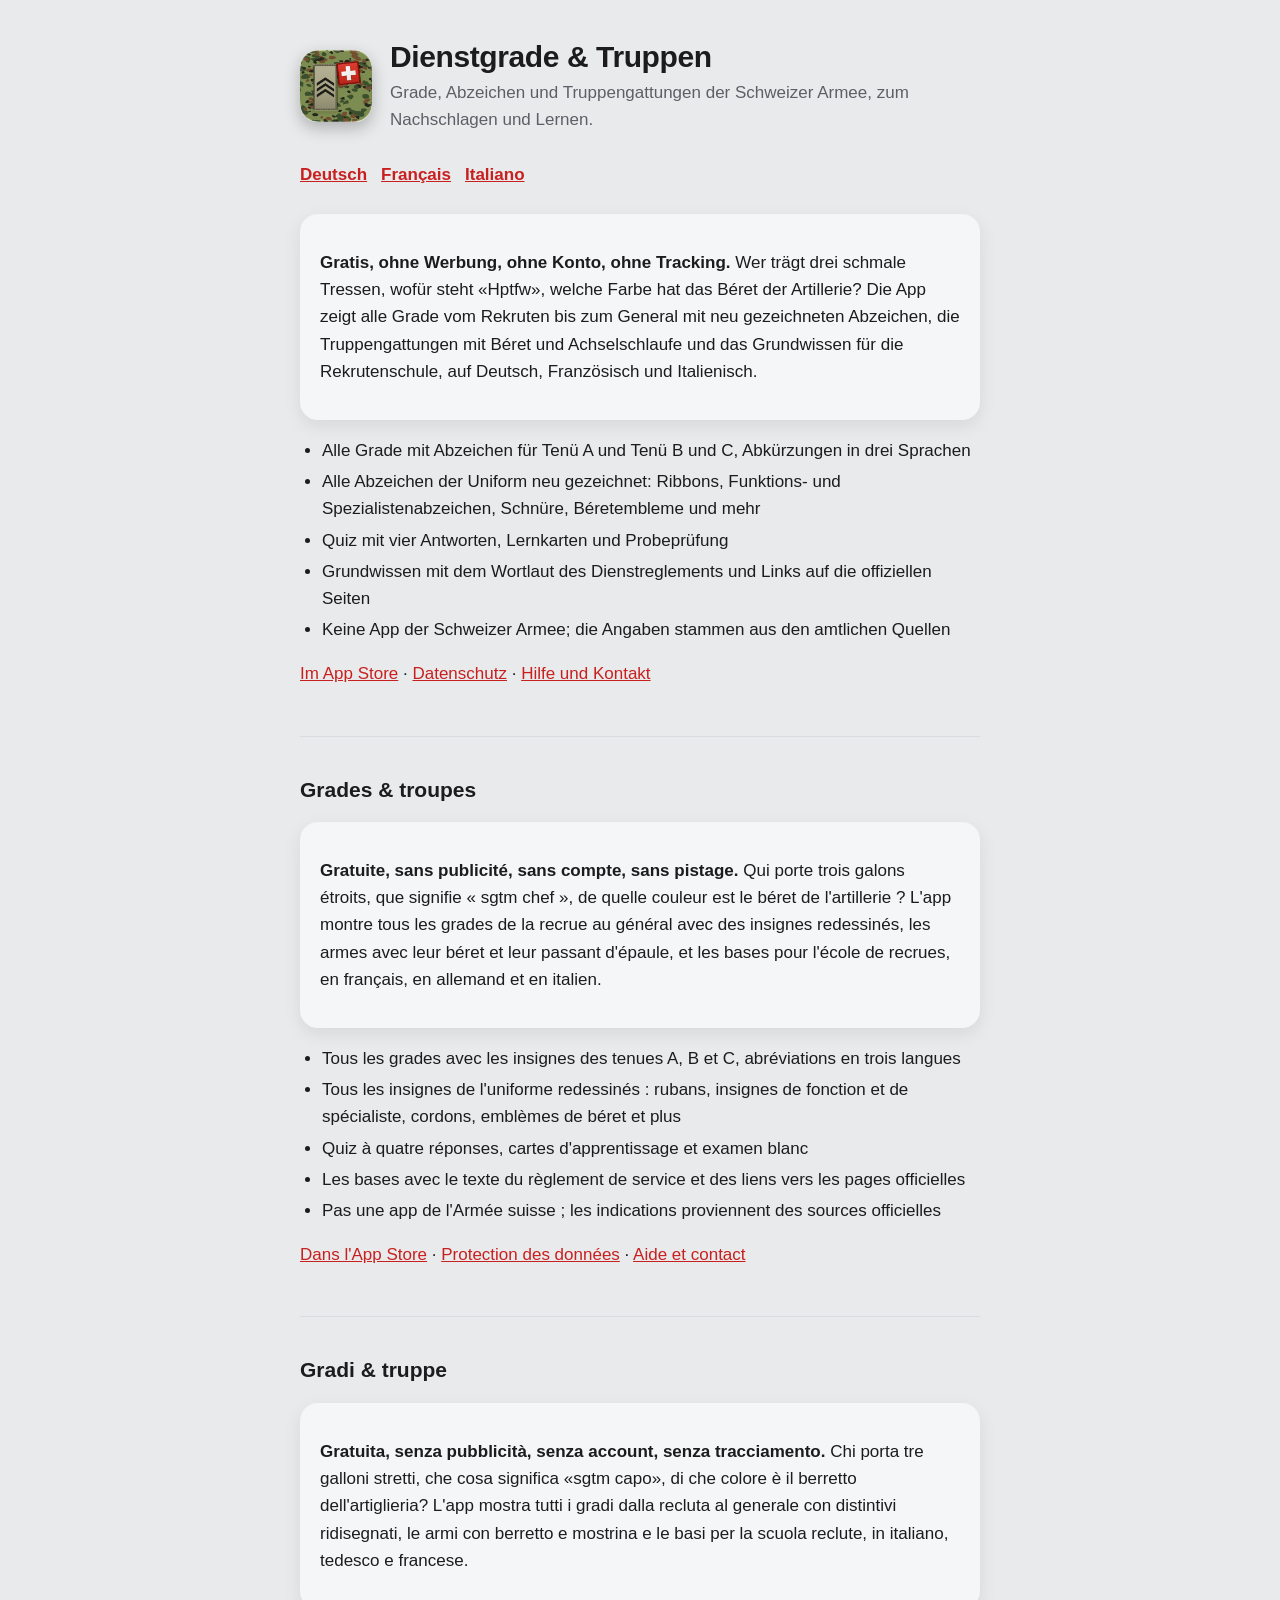
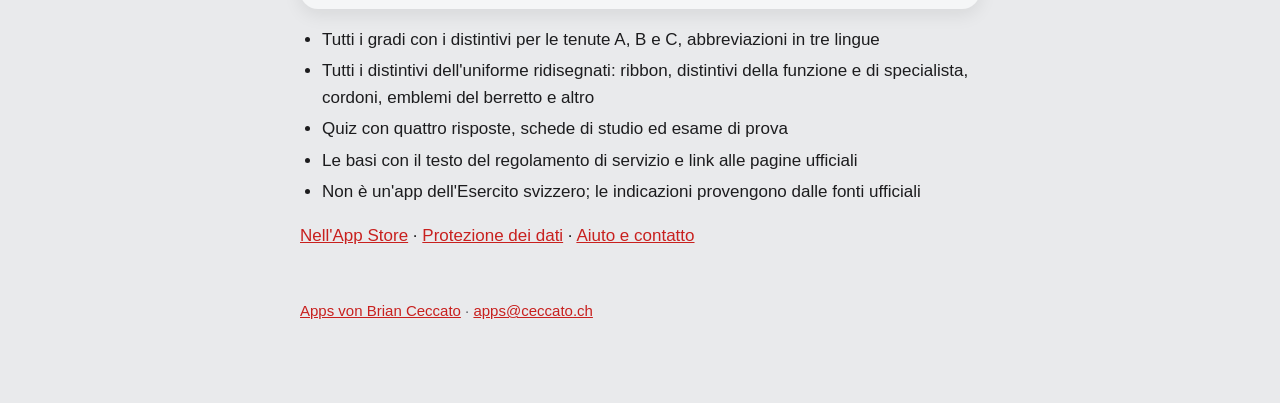
<file: apps/dienstgrade.html>
<!DOCTYPE html>
<html lang="de">
<head>
<meta charset="utf-8">
<meta name="viewport" content="width=device-width, initial-scale=1">
<title>Dienstgrade &amp; Truppen</title>
<link rel="stylesheet" href="style.css">
<link rel="icon" href="favicon.png">
<link rel="apple-touch-icon" href="apple-touch-icon.png">
</head>
<body>
<div class="wrap">
<header>
  <img src="dienstgrade-icon.png" alt="">
  <div>
    <h1>Dienstgrade &amp; Truppen</h1>
    <p class="lead">Grade, Abzeichen und Truppengattungen der Schweizer Armee, zum Nachschlagen und Lernen.</p>
  </div>
</header>
<nav class="langs"><a href="#de">Deutsch</a><a href="#fr">Français</a><a href="#it">Italiano</a></nav>

<section id="de" lang="de">
  <div class="card">
    <p><strong>Gratis, ohne Werbung, ohne Konto, ohne Tracking.</strong> Wer trägt drei schmale
    Tressen, wofür steht «Hptfw», welche Farbe hat das Béret der Artillerie? Die App zeigt alle Grade
    vom Rekruten bis zum General mit neu gezeichneten Abzeichen, die Truppengattungen mit Béret und
    Achselschlaufe und das Grundwissen für die Rekrutenschule, auf Deutsch, Französisch und
    Italienisch.</p>
  </div>
  <ul>
    <li>Alle Grade mit Abzeichen für Tenü A und Tenü B und C, Abkürzungen in drei Sprachen</li>
    <li>Alle Abzeichen der Uniform neu gezeichnet: Ribbons, Funktions- und Spezialistenabzeichen, Schnüre, Béretembleme und mehr</li>
    <li>Quiz mit vier Antworten, Lernkarten und Probeprüfung</li>
    <li>Grundwissen mit dem Wortlaut des Dienstreglements und Links auf die offiziellen Seiten</li>
    <li>Keine App der Schweizer Armee; die Angaben stammen aus den amtlichen Quellen</li>
  </ul>
  <p><a href="https://apps.apple.com/app/id995052037">Im App Store</a> ·
  <a href="datenschutz.html">Datenschutz</a> · <a href="support.html">Hilfe und Kontakt</a></p>
</section>
<hr>
<section id="fr" lang="fr">
  <h2>Grades &amp; troupes</h2>
  <div class="card"><p><strong>Gratuite, sans publicité, sans compte, sans pistage.</strong> Qui
  porte trois galons étroits, que signifie «&nbsp;sgtm chef&nbsp;», de quelle couleur est le béret de
  l'artillerie&nbsp;? L'app montre tous les grades de la recrue au général avec des insignes
  redessinés, les armes avec leur béret et leur passant d'épaule, et les bases pour l'école de
  recrues, en français, en allemand et en italien.</p></div>
  <ul>
    <li>Tous les grades avec les insignes des tenues A, B et C, abréviations en trois langues</li>
    <li>Tous les insignes de l'uniforme redessinés&nbsp;: rubans, insignes de fonction et de spécialiste, cordons, emblèmes de béret et plus</li>
    <li>Quiz à quatre réponses, cartes d'apprentissage et examen blanc</li>
    <li>Les bases avec le texte du règlement de service et des liens vers les pages officielles</li>
    <li>Pas une app de l'Armée suisse&nbsp;; les indications proviennent des sources officielles</li>
  </ul>
  <p><a href="https://apps.apple.com/app/id995052037">Dans l'App Store</a> ·
  <a href="datenschutz.html#fr">Protection des données</a> · <a href="support.html#fr">Aide et contact</a></p>
</section>
<hr>
<section id="it" lang="it">
  <h2>Gradi &amp; truppe</h2>
  <div class="card"><p><strong>Gratuita, senza pubblicità, senza account, senza tracciamento.</strong>
  Chi porta tre galloni stretti, che cosa significa «sgtm capo», di che colore è il berretto
  dell'artiglieria? L'app mostra tutti i gradi dalla recluta al generale con distintivi
  ridisegnati, le armi con berretto e mostrina e le basi per la scuola reclute, in italiano, tedesco
  e francese.</p></div>
  <ul>
    <li>Tutti i gradi con i distintivi per le tenute A, B e C, abbreviazioni in tre lingue</li>
    <li>Tutti i distintivi dell'uniforme ridisegnati: ribbon, distintivi della funzione e di specialista, cordoni, emblemi del berretto e altro</li>
    <li>Quiz con quattro risposte, schede di studio ed esame di prova</li>
    <li>Le basi con il testo del regolamento di servizio e link alle pagine ufficiali</li>
    <li>Non è un'app dell'Esercito svizzero; le indicazioni provengono dalle fonti ufficiali</li>
  </ul>
  <p><a href="https://apps.apple.com/app/id995052037">Nell'App Store</a> ·
  <a href="datenschutz.html#it">Protezione dei dati</a> · <a href="support.html#it">Aiuto e contatto</a></p>
</section>
<footer><a href="index.html">Apps von Brian Ceccato</a> · <a href="mailto:apps@ceccato.ch">apps@ceccato.ch</a></footer>
</div>
</body>
</html>
</file>
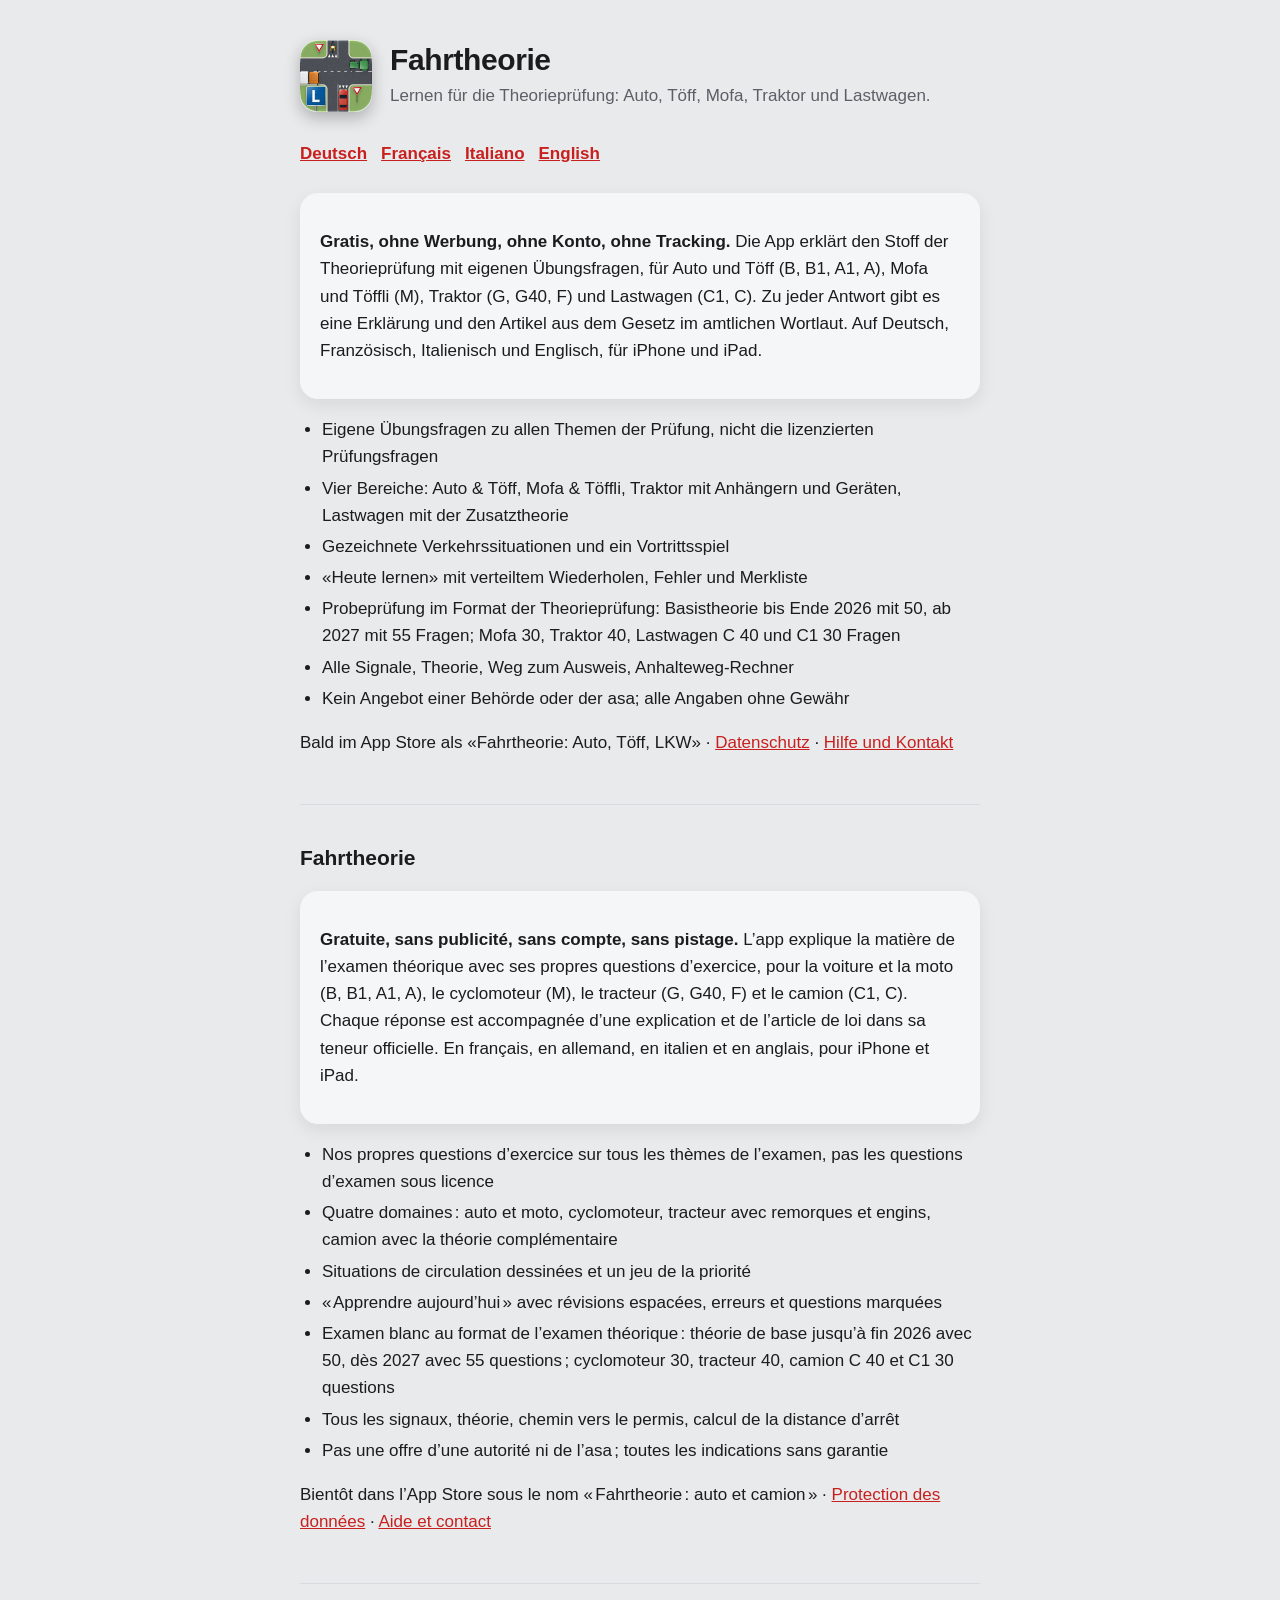
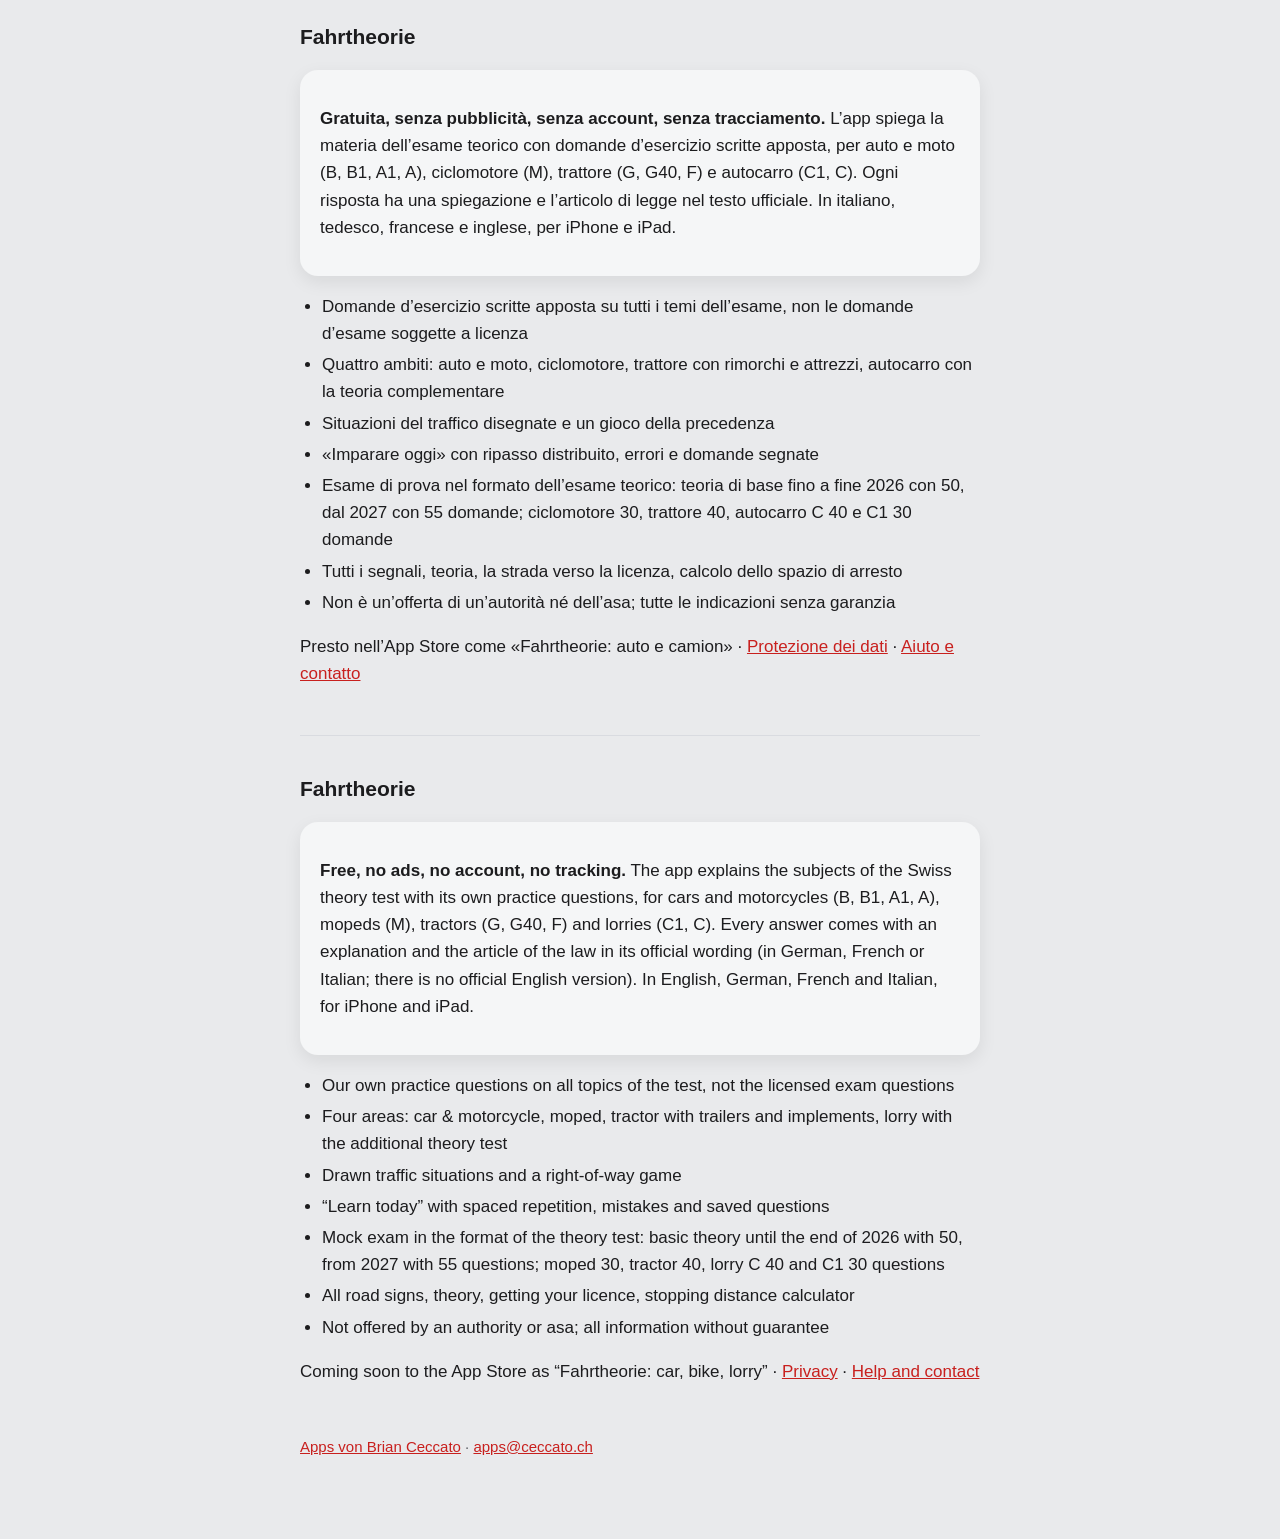
<file: apps/fahrtheorie.html>
<!DOCTYPE html>
<html lang="de">
<head>
<meta charset="utf-8">
<meta name="viewport" content="width=device-width, initial-scale=1">
<title>Fahrtheorie</title>
<link rel="stylesheet" href="style.css">
<link rel="icon" href="favicon.png">
<link rel="apple-touch-icon" href="apple-touch-icon.png">
</head>
<body>
<div class="wrap">
<header>
  <img src="fahrtheorie-icon.png" alt="">
  <div>
    <h1>Fahrtheorie</h1>
    <p class="lead">Lernen für die Theorieprüfung: Auto, Töff, Mofa, Traktor und Lastwagen.</p>
  </div>
</header>
<nav class="langs"><a href="#de">Deutsch</a><a href="#fr">Français</a><a href="#it">Italiano</a><a href="#en">English</a></nav>

<section id="de" lang="de">
  <div class="card">
    <p><strong>Gratis, ohne Werbung, ohne Konto, ohne Tracking.</strong> Die App erklärt den Stoff der
    Theorieprüfung mit eigenen Übungsfragen, für Auto und Töff (B, B1, A1, A), Mofa und Töffli (M),
    Traktor (G, G40, F) und Lastwagen (C1, C). Zu jeder Antwort gibt es eine Erklärung und den Artikel
    aus dem Gesetz im amtlichen Wortlaut. Auf Deutsch, Französisch, Italienisch und Englisch, für iPhone
    und iPad.</p>
  </div>
  <ul>
    <li>Eigene Übungsfragen zu allen Themen der Prüfung, nicht die lizenzierten Prüfungsfragen</li>
    <li>Vier Bereiche: Auto &amp; Töff, Mofa &amp; Töffli, Traktor mit Anhängern und Geräten, Lastwagen mit der Zusatztheorie</li>
    <li>Gezeichnete Verkehrssituationen und ein Vortrittsspiel</li>
    <li>«Heute lernen» mit verteiltem Wiederholen, Fehler und Merkliste</li>
    <li>Probeprüfung im Format der Theorieprüfung: Basistheorie bis Ende 2026 mit 50, ab 2027 mit 55 Fragen; Mofa 30, Traktor 40, Lastwagen C 40 und C1 30 Fragen</li>
    <li>Alle Signale, Theorie, Weg zum Ausweis, Anhalteweg-Rechner</li>
    <li>Kein Angebot einer Behörde oder der asa; alle Angaben ohne Gewähr</li>
  </ul>
  <p>Bald im App Store als «Fahrtheorie: Auto, Töff, LKW» · <a href="datenschutz.html">Datenschutz</a> · <a href="support.html">Hilfe und Kontakt</a></p>
</section>
<hr>
<section id="fr" lang="fr">
  <h2>Fahrtheorie</h2>
  <div class="card"><p><strong>Gratuite, sans publicité, sans compte, sans pistage.</strong> L’app
  explique la matière de l’examen théorique avec ses propres questions d’exercice, pour la voiture et
  la moto (B, B1, A1, A), le cyclomoteur (M), le tracteur (G, G40, F) et le camion (C1, C). Chaque
  réponse est accompagnée d’une explication et de l’article de loi dans sa teneur officielle. En
  français, en allemand, en italien et en anglais, pour iPhone et iPad.</p></div>
  <ul>
    <li>Nos propres questions d’exercice sur tous les thèmes de l’examen, pas les questions d’examen sous licence</li>
    <li>Quatre domaines&#8239;: auto et moto, cyclomoteur, tracteur avec remorques et engins, camion avec la théorie complémentaire</li>
    <li>Situations de circulation dessinées et un jeu de la priorité</li>
    <li>«&#8239;Apprendre aujourd’hui&#8239;» avec révisions espacées, erreurs et questions marquées</li>
    <li>Examen blanc au format de l’examen théorique&#8239;: théorie de base jusqu’à fin 2026 avec 50, dès 2027 avec 55 questions&#8239;; cyclomoteur 30, tracteur 40, camion C 40 et C1 30 questions</li>
    <li>Tous les signaux, théorie, chemin vers le permis, calcul de la distance d’arrêt</li>
    <li>Pas une offre d’une autorité ni de l’asa&#8239;; toutes les indications sans garantie</li>
  </ul>
  <p>Bientôt dans l’App Store sous le nom «&#8239;Fahrtheorie&#8239;: auto et camion&#8239;» · <a href="datenschutz.html#fr">Protection des données</a> ·
  <a href="support.html#fr">Aide et contact</a></p>
</section>
<hr>
<section id="it" lang="it">
  <h2>Fahrtheorie</h2>
  <div class="card"><p><strong>Gratuita, senza pubblicità, senza account, senza tracciamento.</strong>
  L’app spiega la materia dell’esame teorico con domande d’esercizio scritte apposta, per auto e moto
  (B, B1, A1, A), ciclomotore (M), trattore (G, G40, F) e autocarro (C1, C). Ogni risposta ha una
  spiegazione e l’articolo di legge nel testo ufficiale. In italiano, tedesco, francese e inglese, per
  iPhone e iPad.</p></div>
  <ul>
    <li>Domande d’esercizio scritte apposta su tutti i temi dell’esame, non le domande d’esame soggette a licenza</li>
    <li>Quattro ambiti: auto e moto, ciclomotore, trattore con rimorchi e attrezzi, autocarro con la teoria complementare</li>
    <li>Situazioni del traffico disegnate e un gioco della precedenza</li>
    <li>«Imparare oggi» con ripasso distribuito, errori e domande segnate</li>
    <li>Esame di prova nel formato dell’esame teorico: teoria di base fino a fine 2026 con 50, dal 2027 con 55 domande; ciclomotore 30, trattore 40, autocarro C 40 e C1 30 domande</li>
    <li>Tutti i segnali, teoria, la strada verso la licenza, calcolo dello spazio di arresto</li>
    <li>Non è un’offerta di un’autorità né dell’asa; tutte le indicazioni senza garanzia</li>
  </ul>
  <p>Presto nell’App Store come «Fahrtheorie: auto e camion» · <a href="datenschutz.html#it">Protezione dei dati</a> ·
  <a href="support.html#it">Aiuto e contatto</a></p>
</section>
<hr>
<section id="en" lang="en">
  <h2>Fahrtheorie</h2>
  <div class="card"><p><strong>Free, no ads, no account, no tracking.</strong> The app explains the
  subjects of the Swiss theory test with its own practice questions, for cars and motorcycles (B, B1,
  A1, A), mopeds (M), tractors (G, G40, F) and lorries (C1, C). Every answer comes with an explanation
  and the article of the law in its official wording (in German, French or Italian; there is no
  official English version). In English, German, French and Italian, for iPhone and iPad.</p></div>
  <ul>
    <li>Our own practice questions on all topics of the test, not the licensed exam questions</li>
    <li>Four areas: car &amp; motorcycle, moped, tractor with trailers and implements, lorry with the additional theory test</li>
    <li>Drawn traffic situations and a right-of-way game</li>
    <li>“Learn today” with spaced repetition, mistakes and saved questions</li>
    <li>Mock exam in the format of the theory test: basic theory until the end of 2026 with 50, from 2027 with 55 questions; moped 30, tractor 40, lorry C 40 and C1 30 questions</li>
    <li>All road signs, theory, getting your licence, stopping distance calculator</li>
    <li>Not offered by an authority or asa; all information without guarantee</li>
  </ul>
  <p>Coming soon to the App Store as “Fahrtheorie: car, bike, lorry” · <a href="datenschutz.html#en">Privacy</a> ·
  <a href="support.html#en">Help and contact</a></p>
</section>
<footer><a href="index.html">Apps von Brian Ceccato</a> · <a href="mailto:apps@ceccato.ch">apps@ceccato.ch</a></footer>
</div>
</body>
</html>
</file>
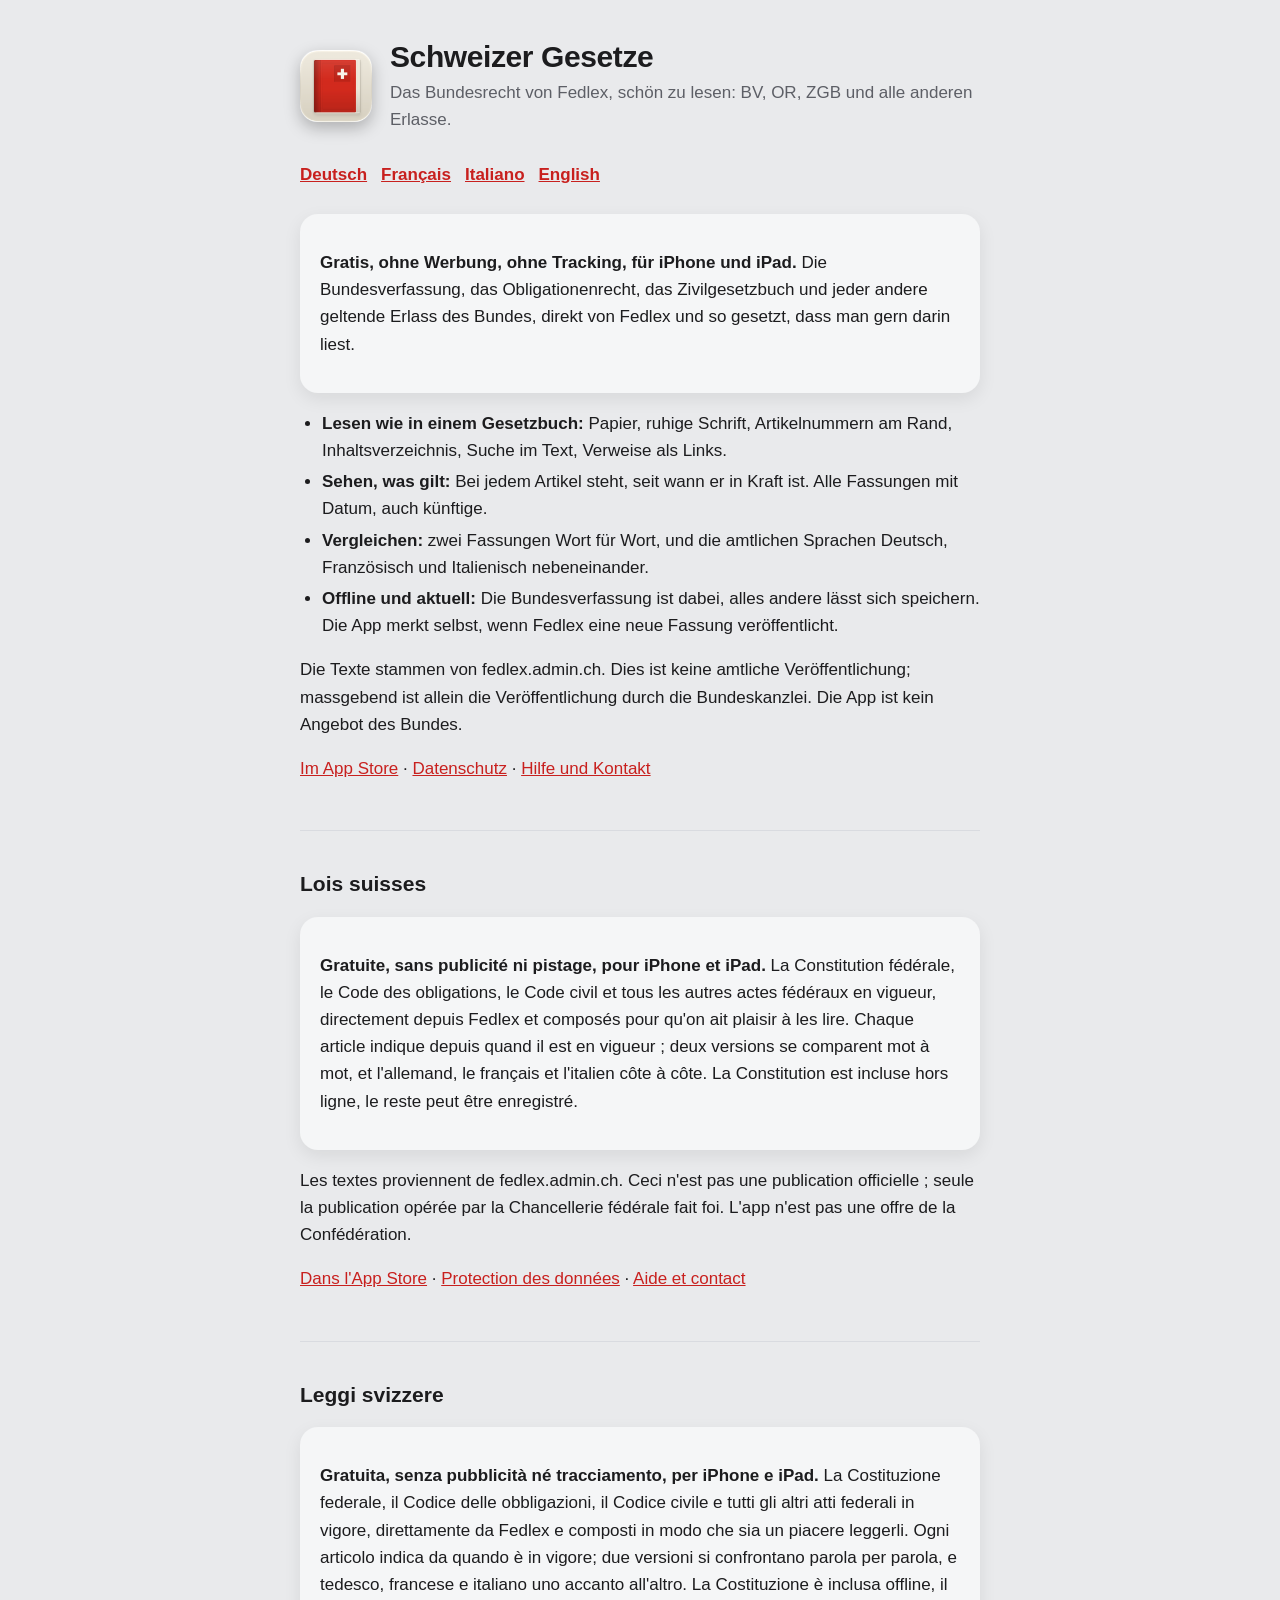
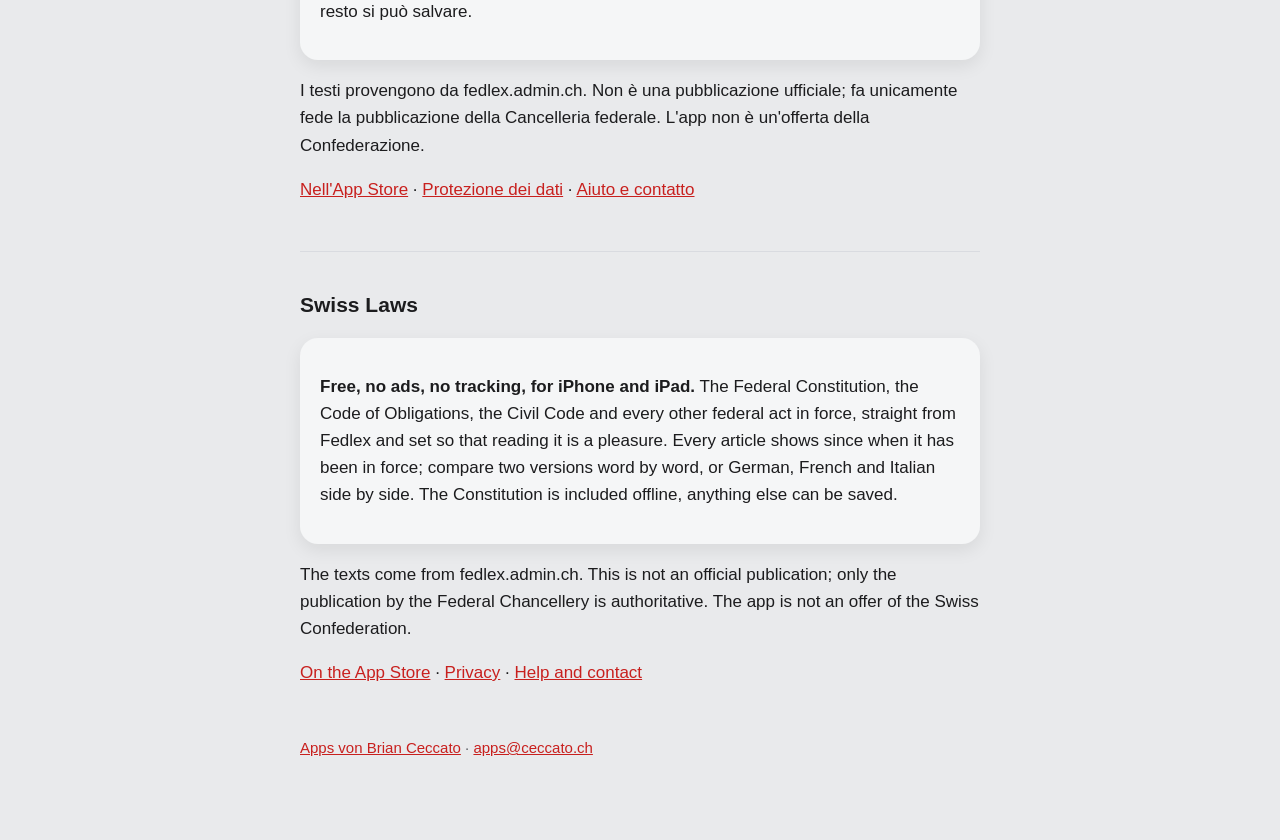
<file: apps/gesetze.html>
<!DOCTYPE html>
<html lang="de">
<head>
<meta charset="utf-8">
<meta name="viewport" content="width=device-width, initial-scale=1">
<title>Schweizer Gesetze</title>
<link rel="stylesheet" href="style.css">
<link rel="icon" href="favicon.png">
<link rel="apple-touch-icon" href="apple-touch-icon.png">
</head>
<body>
<div class="wrap">
<header>
  <img src="gesetze-icon.png" alt="">
  <div>
    <h1>Schweizer Gesetze</h1>
    <p class="lead">Das Bundesrecht von Fedlex, schön zu lesen: BV, OR, ZGB und alle anderen Erlasse.</p>
  </div>
</header>
<nav class="langs"><a href="#de">Deutsch</a><a href="#fr">Français</a><a href="#it">Italiano</a><a href="#en">English</a></nav>

<section id="de" lang="de">
  <div class="card">
    <p><strong>Gratis, ohne Werbung, ohne Tracking, für iPhone und iPad.</strong> Die
    Bundesverfassung, das Obligationenrecht, das Zivilgesetzbuch und jeder andere geltende Erlass des
    Bundes, direkt von Fedlex und so gesetzt, dass man gern darin liest.</p>
  </div>
  <ul>
    <li><strong>Lesen wie in einem Gesetzbuch:</strong> Papier, ruhige Schrift, Artikelnummern am
    Rand, Inhaltsverzeichnis, Suche im Text, Verweise als Links.</li>
    <li><strong>Sehen, was gilt:</strong> Bei jedem Artikel steht, seit wann er in Kraft ist. Alle
    Fassungen mit Datum, auch künftige.</li>
    <li><strong>Vergleichen:</strong> zwei Fassungen Wort für Wort, und die amtlichen Sprachen
    Deutsch, Französisch und Italienisch nebeneinander.</li>
    <li><strong>Offline und aktuell:</strong> Die Bundesverfassung ist dabei, alles andere lässt sich
    speichern. Die App merkt selbst, wenn Fedlex eine neue Fassung veröffentlicht.</li>
  </ul>
  <p>Die Texte stammen von fedlex.admin.ch. Dies ist keine amtliche Veröffentlichung; massgebend ist
  allein die Veröffentlichung durch die Bundeskanzlei. Die App ist kein Angebot des Bundes.</p>
  <p><a href="https://apps.apple.com/app/id960083916">Im App Store</a> ·
  <a href="datenschutz.html">Datenschutz</a> · <a href="support.html">Hilfe und Kontakt</a></p>
</section>
<hr>
<section id="fr" lang="fr">
  <h2>Lois suisses</h2>
  <div class="card"><p><strong>Gratuite, sans publicité ni pistage, pour iPhone et iPad.</strong> La
  Constitution fédérale, le Code des obligations, le Code civil et tous les autres actes fédéraux en
  vigueur, directement depuis Fedlex et composés pour qu'on ait plaisir à les lire. Chaque article
  indique depuis quand il est en vigueur&nbsp;; deux versions se comparent mot à mot, et l'allemand,
  le français et l'italien côte à côte. La Constitution est incluse hors ligne, le reste peut être
  enregistré.</p></div>
  <p>Les textes proviennent de fedlex.admin.ch. Ceci n'est pas une publication officielle&nbsp;; seule
  la publication opérée par la Chancellerie fédérale fait foi. L'app n'est pas une offre de la
  Confédération.</p>
  <p><a href="https://apps.apple.com/app/id960083916">Dans l'App Store</a> ·
  <a href="datenschutz.html#fr">Protection des données</a> · <a href="support.html#fr">Aide et contact</a></p>
</section>
<hr>
<section id="it" lang="it">
  <h2>Leggi svizzere</h2>
  <div class="card"><p><strong>Gratuita, senza pubblicità né tracciamento, per iPhone e iPad.</strong>
  La Costituzione federale, il Codice delle obbligazioni, il Codice civile e tutti gli altri atti
  federali in vigore, direttamente da Fedlex e composti in modo che sia un piacere leggerli. Ogni
  articolo indica da quando è in vigore; due versioni si confrontano parola per parola, e tedesco,
  francese e italiano uno accanto all'altro. La Costituzione è inclusa offline, il resto si può
  salvare.</p></div>
  <p>I testi provengono da fedlex.admin.ch. Non è una pubblicazione ufficiale; fa unicamente fede la
  pubblicazione della Cancelleria federale. L'app non è un'offerta della Confederazione.</p>
  <p><a href="https://apps.apple.com/app/id960083916">Nell'App Store</a> ·
  <a href="datenschutz.html#it">Protezione dei dati</a> · <a href="support.html#it">Aiuto e contatto</a></p>
</section>
<hr>
<section id="en" lang="en">
  <h2>Swiss Laws</h2>
  <div class="card"><p><strong>Free, no ads, no tracking, for iPhone and iPad.</strong> The Federal
  Constitution, the Code of Obligations, the Civil Code and every other federal act in force,
  straight from Fedlex and set so that reading it is a pleasure. Every article shows since when it
  has been in force; compare two versions word by word, or German, French and Italian side by side.
  The Constitution is included offline, anything else can be saved.</p></div>
  <p>The texts come from fedlex.admin.ch. This is not an official publication; only the publication
  by the Federal Chancellery is authoritative. The app is not an offer of the Swiss Confederation.</p>
  <p><a href="https://apps.apple.com/app/id960083916">On the App Store</a> ·
  <a href="datenschutz.html#en">Privacy</a> · <a href="support.html#en">Help and contact</a></p>
</section>
<footer><a href="index.html">Apps von Brian Ceccato</a> · <a href="mailto:apps@ceccato.ch">apps@ceccato.ch</a></footer>
</div>
</body>
</html>
</file>
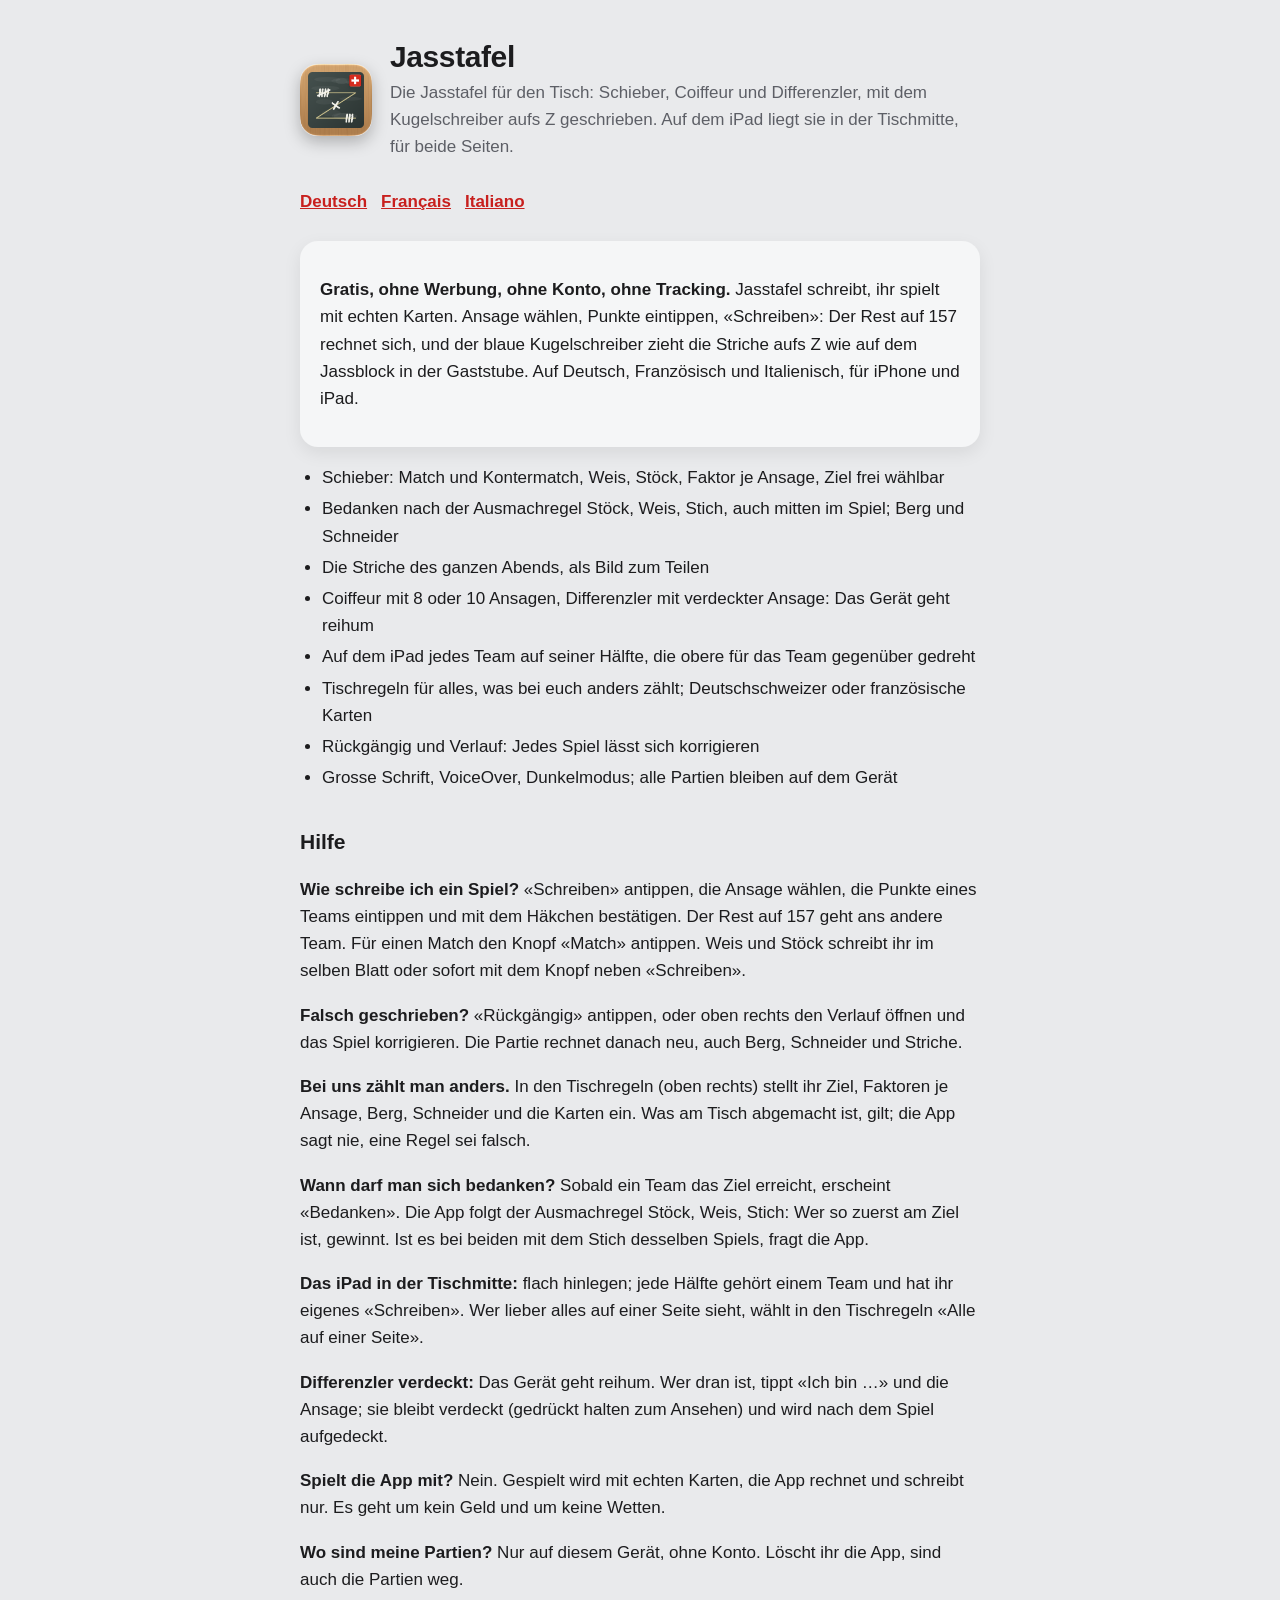
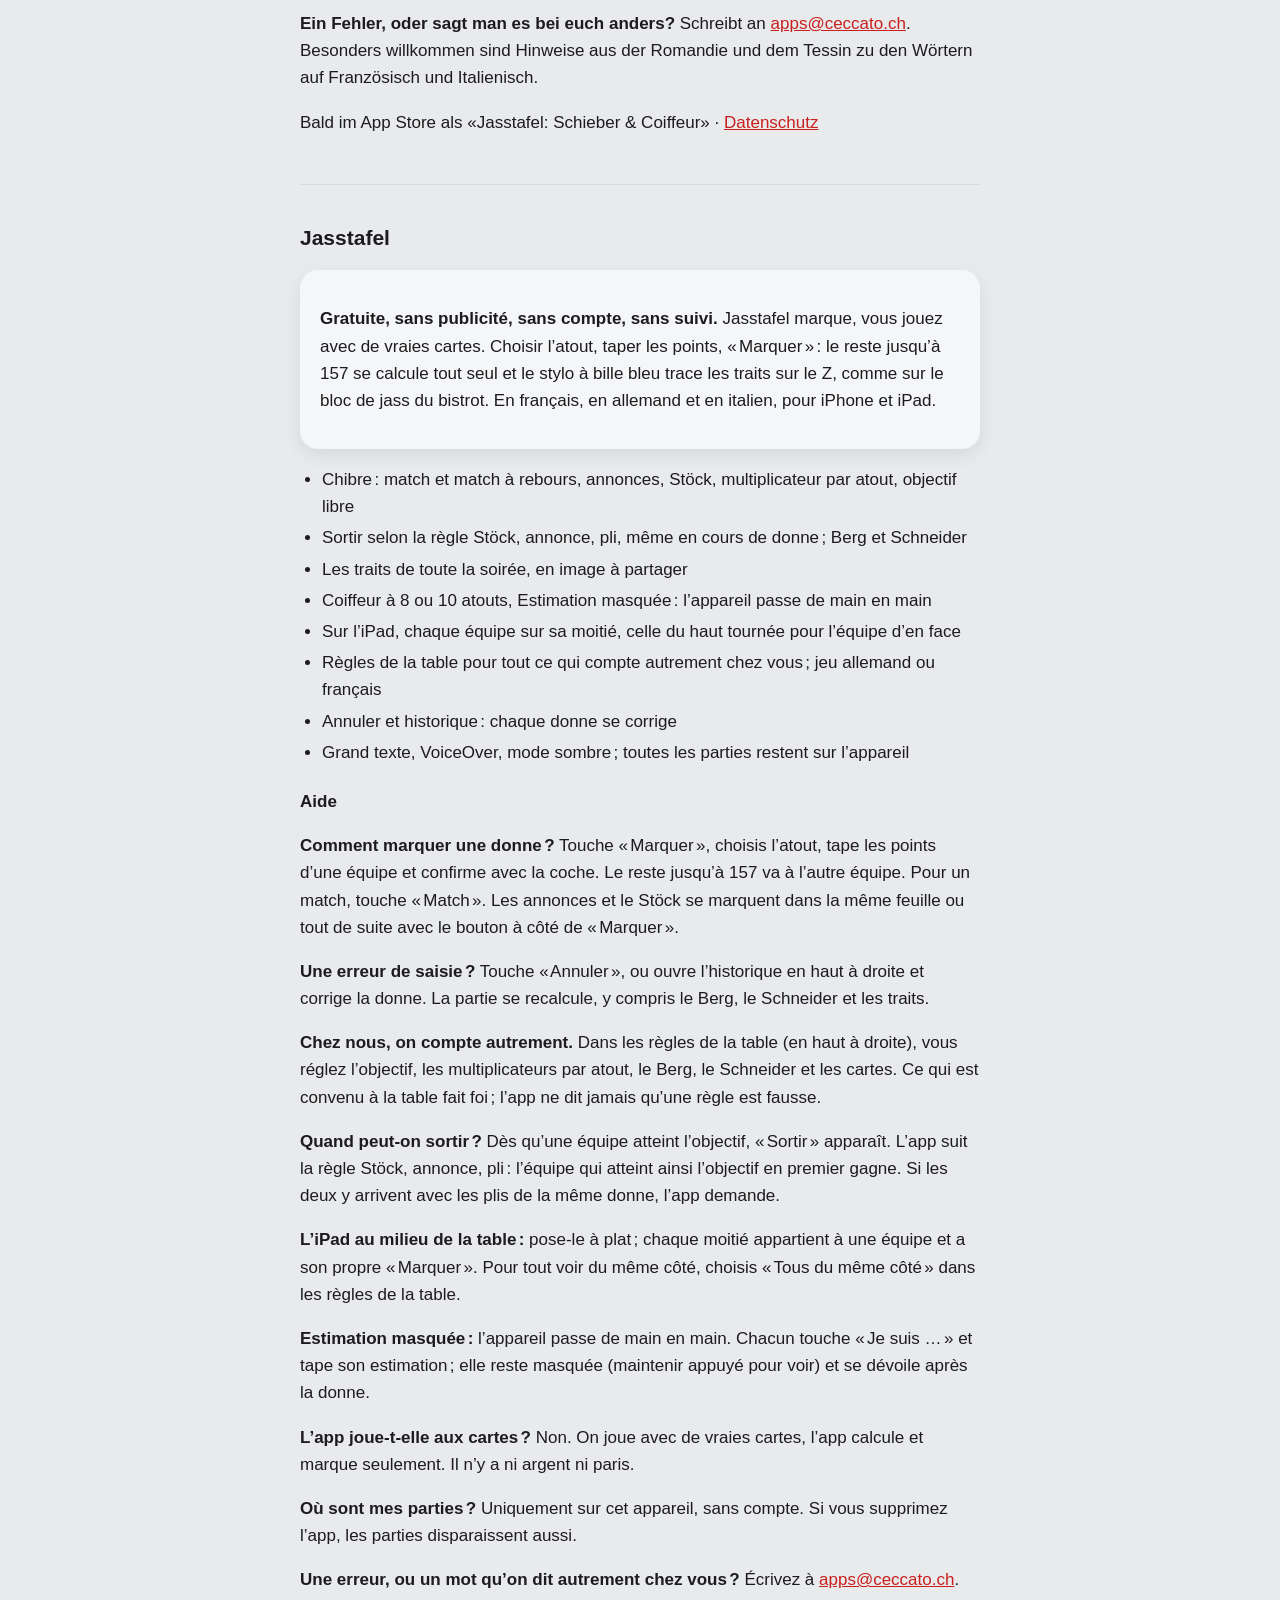
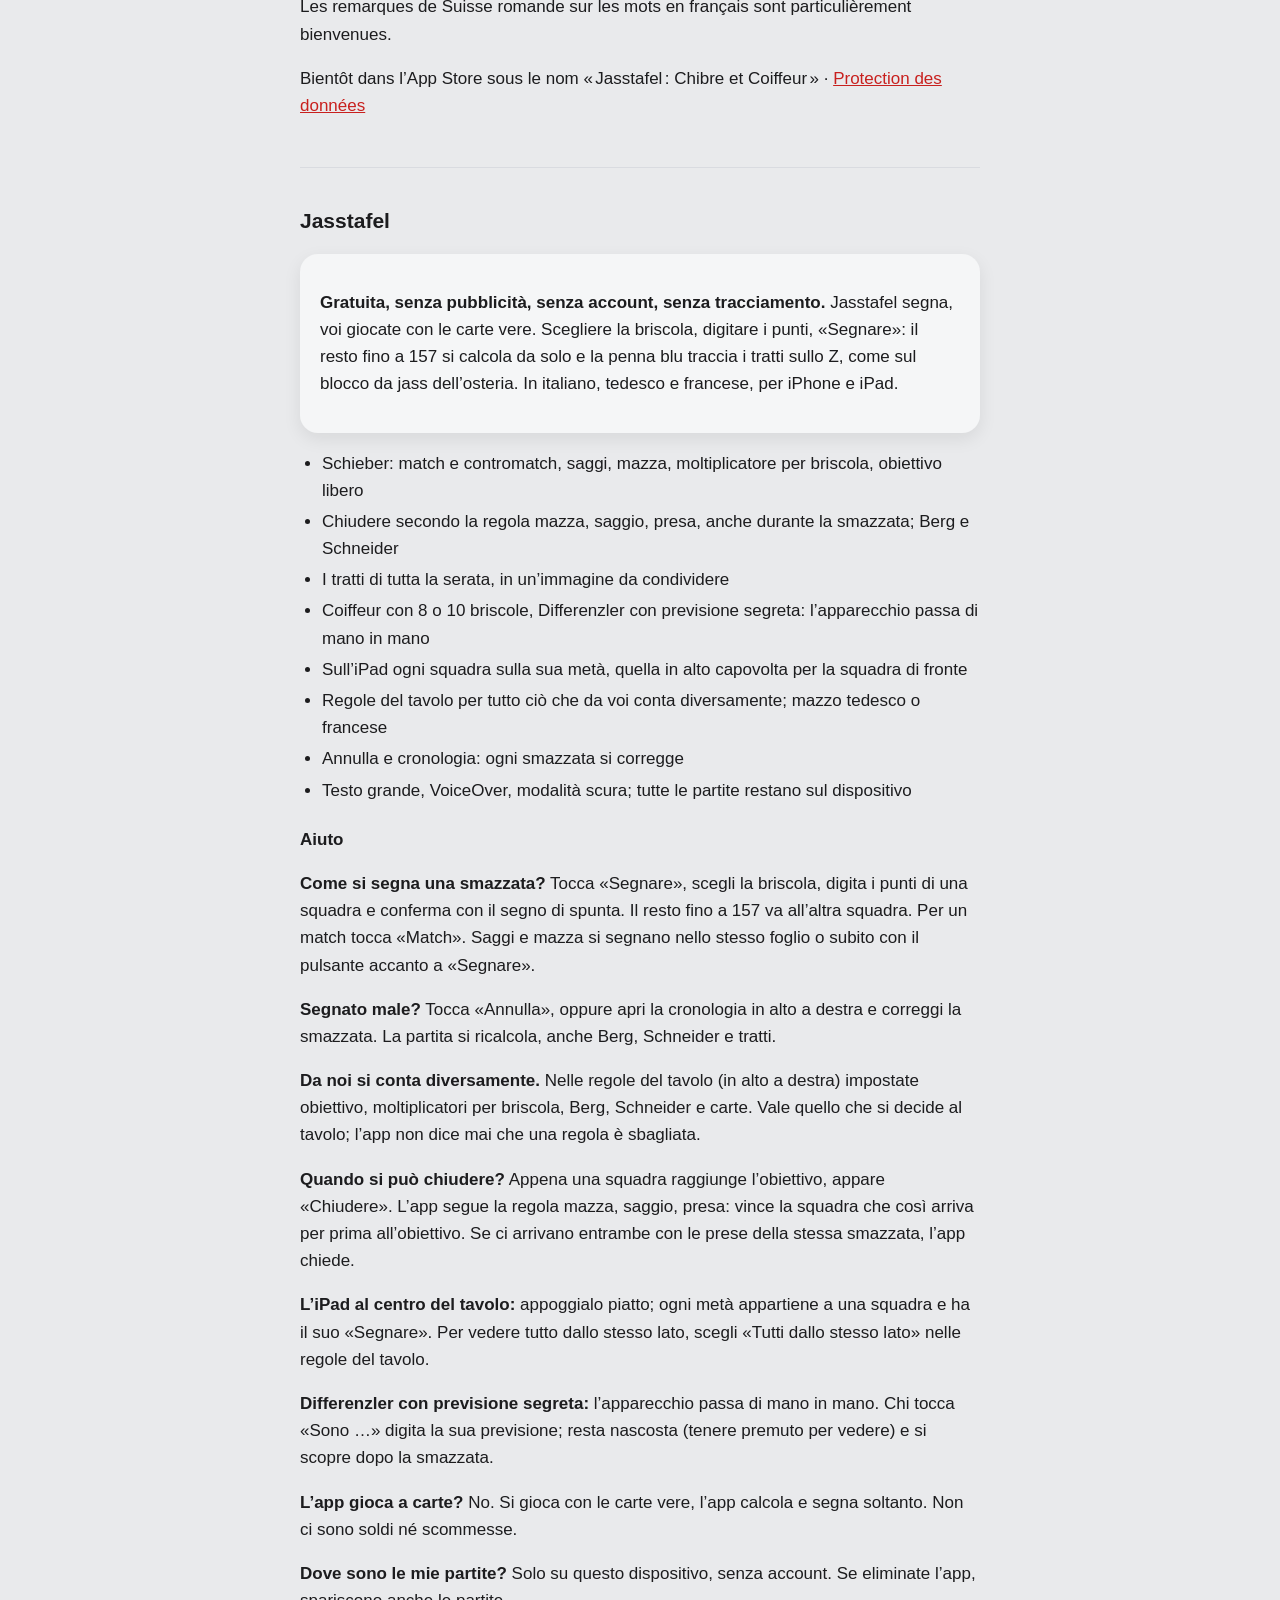
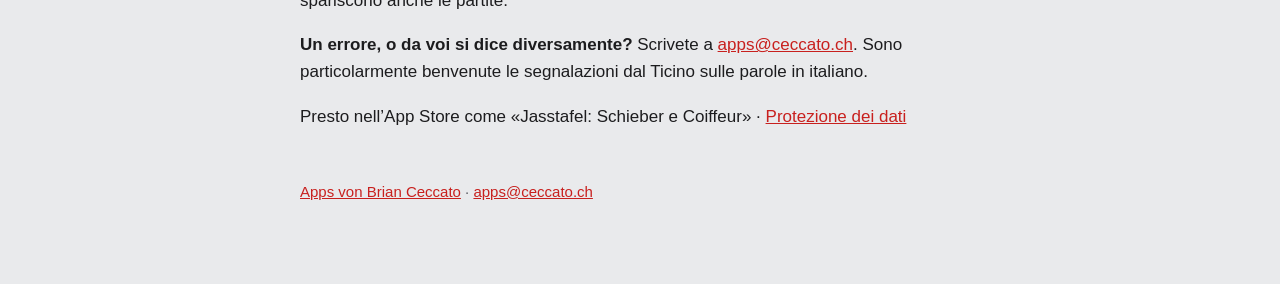
<file: apps/jasstafel.html>
<!DOCTYPE html>
<html lang="de">
<head>
<meta charset="utf-8">
<meta name="viewport" content="width=device-width, initial-scale=1">
<title>Jasstafel</title>
<link rel="stylesheet" href="style.css">
<link rel="icon" href="favicon.png">
<link rel="apple-touch-icon" href="apple-touch-icon.png">
</head>
<body>
<div class="wrap">
<header>
  <img src="jasstafel-icon.png" alt="">
  <div>
    <h1>Jasstafel</h1>
    <p class="lead">Die Jasstafel für den Tisch: Schieber, Coiffeur und Differenzler, mit dem Kugelschreiber
    aufs Z geschrieben. Auf dem iPad liegt sie in der Tischmitte, für beide Seiten.</p>
  </div>
</header>
<nav class="langs"><a href="#de">Deutsch</a><a href="#fr">Français</a><a href="#it">Italiano</a></nav>

<section id="de" lang="de">
  <div class="card">
    <p><strong>Gratis, ohne Werbung, ohne Konto, ohne Tracking.</strong> Jasstafel schreibt, ihr spielt mit
    echten Karten. Ansage wählen, Punkte eintippen, «Schreiben»: Der Rest auf 157 rechnet sich, und der
    blaue Kugelschreiber zieht die Striche aufs Z wie auf dem Jassblock in der Gaststube. Auf Deutsch,
    Französisch und Italienisch, für iPhone und iPad.</p>
  </div>
  <ul>
    <li>Schieber: Match und Kontermatch, Weis, Stöck, Faktor je Ansage, Ziel frei wählbar</li>
    <li>Bedanken nach der Ausmachregel Stöck, Weis, Stich, auch mitten im Spiel; Berg und Schneider</li>
    <li>Die Striche des ganzen Abends, als Bild zum Teilen</li>
    <li>Coiffeur mit 8 oder 10 Ansagen, Differenzler mit verdeckter Ansage: Das Gerät geht reihum</li>
    <li>Auf dem iPad jedes Team auf seiner Hälfte, die obere für das Team gegenüber gedreht</li>
    <li>Tischregeln für alles, was bei euch anders zählt; Deutschschweizer oder französische Karten</li>
    <li>Rückgängig und Verlauf: Jedes Spiel lässt sich korrigieren</li>
    <li>Grosse Schrift, VoiceOver, Dunkelmodus; alle Partien bleiben auf dem Gerät</li>
  </ul>
  <h2>Hilfe</h2>
  <p><strong>Wie schreibe ich ein Spiel?</strong> «Schreiben» antippen, die Ansage wählen, die Punkte eines
  Teams eintippen und mit dem Häkchen bestätigen. Der Rest auf 157 geht ans andere Team. Für einen Match
  den Knopf «Match» antippen. Weis und Stöck schreibt ihr im selben Blatt oder sofort mit dem Knopf neben
  «Schreiben».</p>
  <p><strong>Falsch geschrieben?</strong> «Rückgängig» antippen, oder oben rechts den Verlauf öffnen und
  das Spiel korrigieren. Die Partie rechnet danach neu, auch Berg, Schneider und Striche.</p>
  <p><strong>Bei uns zählt man anders.</strong> In den Tischregeln (oben rechts) stellt ihr Ziel, Faktoren
  je Ansage, Berg, Schneider und die Karten ein. Was am Tisch abgemacht ist, gilt; die App sagt nie, eine
  Regel sei falsch.</p>
  <p><strong>Wann darf man sich bedanken?</strong> Sobald ein Team das Ziel erreicht, erscheint
  «Bedanken». Die App folgt der Ausmachregel Stöck, Weis, Stich: Wer so zuerst am Ziel ist, gewinnt. Ist
  es bei beiden mit dem Stich desselben Spiels, fragt die App.</p>
  <p><strong>Das iPad in der Tischmitte:</strong> flach hinlegen; jede Hälfte gehört einem Team und hat
  ihr eigenes «Schreiben». Wer lieber alles auf einer Seite sieht, wählt in den Tischregeln «Alle auf
  einer Seite».</p>
  <p><strong>Differenzler verdeckt:</strong> Das Gerät geht reihum. Wer dran ist, tippt «Ich bin …» und
  die Ansage; sie bleibt verdeckt (gedrückt halten zum Ansehen) und wird nach dem Spiel aufgedeckt.</p>
  <p><strong>Spielt die App mit?</strong> Nein. Gespielt wird mit echten Karten, die App rechnet und
  schreibt nur. Es geht um kein Geld und um keine Wetten.</p>
  <p><strong>Wo sind meine Partien?</strong> Nur auf diesem Gerät, ohne Konto. Löscht ihr die App, sind
  auch die Partien weg.</p>
  <p><strong>Ein Fehler, oder sagt man es bei euch anders?</strong> Schreibt an
  <a href="mailto:apps@ceccato.ch">apps@ceccato.ch</a>. Besonders willkommen sind Hinweise aus der
  Romandie und dem Tessin zu den Wörtern auf Französisch und Italienisch.</p>
  <p>Bald im App Store als «Jasstafel: Schieber &amp; Coiffeur» · <a href="datenschutz.html#jasstafel">Datenschutz</a></p>
</section>
<hr>
<section id="fr" lang="fr">
  <h2>Jasstafel</h2>
  <div class="card"><p><strong>Gratuite, sans publicité, sans compte, sans suivi.</strong> Jasstafel marque,
  vous jouez avec de vraies cartes. Choisir l’atout, taper les points, «&#8239;Marquer&#8239;»&#8239;: le reste
  jusqu’à 157 se calcule tout seul et le stylo à bille bleu trace les traits sur le Z, comme sur le bloc de
  jass du bistrot. En français, en allemand et en italien, pour iPhone et iPad.</p></div>
  <ul>
    <li>Chibre&#8239;: match et match à rebours, annonces, Stöck, multiplicateur par atout, objectif libre</li>
    <li>Sortir selon la règle Stöck, annonce, pli, même en cours de donne&#8239;; Berg et Schneider</li>
    <li>Les traits de toute la soirée, en image à partager</li>
    <li>Coiffeur à 8 ou 10 atouts, Estimation masquée&#8239;: l’appareil passe de main en main</li>
    <li>Sur l’iPad, chaque équipe sur sa moitié, celle du haut tournée pour l’équipe d’en face</li>
    <li>Règles de la table pour tout ce qui compte autrement chez vous&#8239;; jeu allemand ou français</li>
    <li>Annuler et historique&#8239;: chaque donne se corrige</li>
    <li>Grand texte, VoiceOver, mode sombre&#8239;; toutes les parties restent sur l’appareil</li>
  </ul>
  <h3>Aide</h3>
  <p><strong>Comment marquer une donne&#8239;?</strong> Touche «&#8239;Marquer&#8239;», choisis l’atout, tape les
  points d’une équipe et confirme avec la coche. Le reste jusqu’à 157 va à l’autre équipe. Pour un match,
  touche «&#8239;Match&#8239;». Les annonces et le Stöck se marquent dans la même feuille ou tout de suite
  avec le bouton à côté de «&#8239;Marquer&#8239;».</p>
  <p><strong>Une erreur de saisie&#8239;?</strong> Touche «&#8239;Annuler&#8239;», ou ouvre l’historique en haut
  à droite et corrige la donne. La partie se recalcule, y compris le Berg, le Schneider et les traits.</p>
  <p><strong>Chez nous, on compte autrement.</strong> Dans les règles de la table (en haut à droite), vous
  réglez l’objectif, les multiplicateurs par atout, le Berg, le Schneider et les cartes. Ce qui est
  convenu à la table fait foi&#8239;; l’app ne dit jamais qu’une règle est fausse.</p>
  <p><strong>Quand peut-on sortir&#8239;?</strong> Dès qu’une équipe atteint l’objectif, «&#8239;Sortir&#8239;»
  apparaît. L’app suit la règle Stöck, annonce, pli&#8239;: l’équipe qui atteint ainsi l’objectif en
  premier gagne. Si les deux y arrivent avec les plis de la même donne, l’app demande.</p>
  <p><strong>L’iPad au milieu de la table&#8239;:</strong> pose-le à plat&#8239;; chaque moitié appartient à une
  équipe et a son propre «&#8239;Marquer&#8239;». Pour tout voir du même côté, choisis «&#8239;Tous du même
  côté&#8239;» dans les règles de la table.</p>
  <p><strong>Estimation masquée&#8239;:</strong> l’appareil passe de main en main. Chacun touche «&#8239;Je
  suis …&#8239;» et tape son estimation&#8239;; elle reste masquée (maintenir appuyé pour voir) et se dévoile
  après la donne.</p>
  <p><strong>L’app joue-t-elle aux cartes&#8239;?</strong> Non. On joue avec de vraies cartes, l’app calcule
  et marque seulement. Il n’y a ni argent ni paris.</p>
  <p><strong>Où sont mes parties&#8239;?</strong> Uniquement sur cet appareil, sans compte. Si vous supprimez
  l’app, les parties disparaissent aussi.</p>
  <p><strong>Une erreur, ou un mot qu’on dit autrement chez vous&#8239;?</strong> Écrivez à
  <a href="mailto:apps@ceccato.ch">apps@ceccato.ch</a>. Les remarques de Suisse romande sur les mots en
  français sont particulièrement bienvenues.</p>
  <p>Bientôt dans l’App Store sous le nom «&#8239;Jasstafel&#8239;: Chibre et Coiffeur&#8239;» · <a href="datenschutz.html#jasstafel-fr">Protection des données</a></p>
</section>
<hr>
<section id="it" lang="it">
  <h2>Jasstafel</h2>
  <div class="card"><p><strong>Gratuita, senza pubblicità, senza account, senza tracciamento.</strong>
  Jasstafel segna, voi giocate con le carte vere. Scegliere la briscola, digitare i punti, «Segnare»: il
  resto fino a 157 si calcola da solo e la penna blu traccia i tratti sullo Z, come sul blocco da jass
  dell’osteria. In italiano, tedesco e francese, per iPhone e iPad.</p></div>
  <ul>
    <li>Schieber: match e contromatch, saggi, mazza, moltiplicatore per briscola, obiettivo libero</li>
    <li>Chiudere secondo la regola mazza, saggio, presa, anche durante la smazzata; Berg e Schneider</li>
    <li>I tratti di tutta la serata, in un’immagine da condividere</li>
    <li>Coiffeur con 8 o 10 briscole, Differenzler con previsione segreta: l’apparecchio passa di mano in mano</li>
    <li>Sull’iPad ogni squadra sulla sua metà, quella in alto capovolta per la squadra di fronte</li>
    <li>Regole del tavolo per tutto ciò che da voi conta diversamente; mazzo tedesco o francese</li>
    <li>Annulla e cronologia: ogni smazzata si corregge</li>
    <li>Testo grande, VoiceOver, modalità scura; tutte le partite restano sul dispositivo</li>
  </ul>
  <h3>Aiuto</h3>
  <p><strong>Come si segna una smazzata?</strong> Tocca «Segnare», scegli la briscola, digita i punti di
  una squadra e conferma con il segno di spunta. Il resto fino a 157 va all’altra squadra. Per un match
  tocca «Match». Saggi e mazza si segnano nello stesso foglio o subito con il pulsante accanto a
  «Segnare».</p>
  <p><strong>Segnato male?</strong> Tocca «Annulla», oppure apri la cronologia in alto a destra e correggi
  la smazzata. La partita si ricalcola, anche Berg, Schneider e tratti.</p>
  <p><strong>Da noi si conta diversamente.</strong> Nelle regole del tavolo (in alto a destra) impostate
  obiettivo, moltiplicatori per briscola, Berg, Schneider e carte. Vale quello che si decide al tavolo;
  l’app non dice mai che una regola è sbagliata.</p>
  <p><strong>Quando si può chiudere?</strong> Appena una squadra raggiunge l’obiettivo, appare «Chiudere».
  L’app segue la regola mazza, saggio, presa: vince la squadra che così arriva per prima all’obiettivo. Se
  ci arrivano entrambe con le prese della stessa smazzata, l’app chiede.</p>
  <p><strong>L’iPad al centro del tavolo:</strong> appoggialo piatto; ogni metà appartiene a una squadra e ha
  il suo «Segnare». Per vedere tutto dallo stesso lato, scegli «Tutti dallo stesso lato» nelle regole del
  tavolo.</p>
  <p><strong>Differenzler con previsione segreta:</strong> l’apparecchio passa di mano in mano. Chi tocca
  «Sono …» digita la sua previsione; resta nascosta (tenere premuto per vedere) e si scopre dopo la
  smazzata.</p>
  <p><strong>L’app gioca a carte?</strong> No. Si gioca con le carte vere, l’app calcola e segna soltanto.
  Non ci sono soldi né scommesse.</p>
  <p><strong>Dove sono le mie partite?</strong> Solo su questo dispositivo, senza account. Se eliminate
  l’app, spariscono anche le partite.</p>
  <p><strong>Un errore, o da voi si dice diversamente?</strong> Scrivete a
  <a href="mailto:apps@ceccato.ch">apps@ceccato.ch</a>. Sono particolarmente benvenute le segnalazioni dal
  Ticino sulle parole in italiano.</p>
  <p>Presto nell’App Store come «Jasstafel: Schieber e Coiffeur» · <a href="datenschutz.html#jasstafel-it">Protezione dei dati</a></p>
</section>
<footer><a href="index.html">Apps von Brian Ceccato</a> · <a href="mailto:apps@ceccato.ch">apps@ceccato.ch</a></footer>
</div>
</body>
</html>
</file>
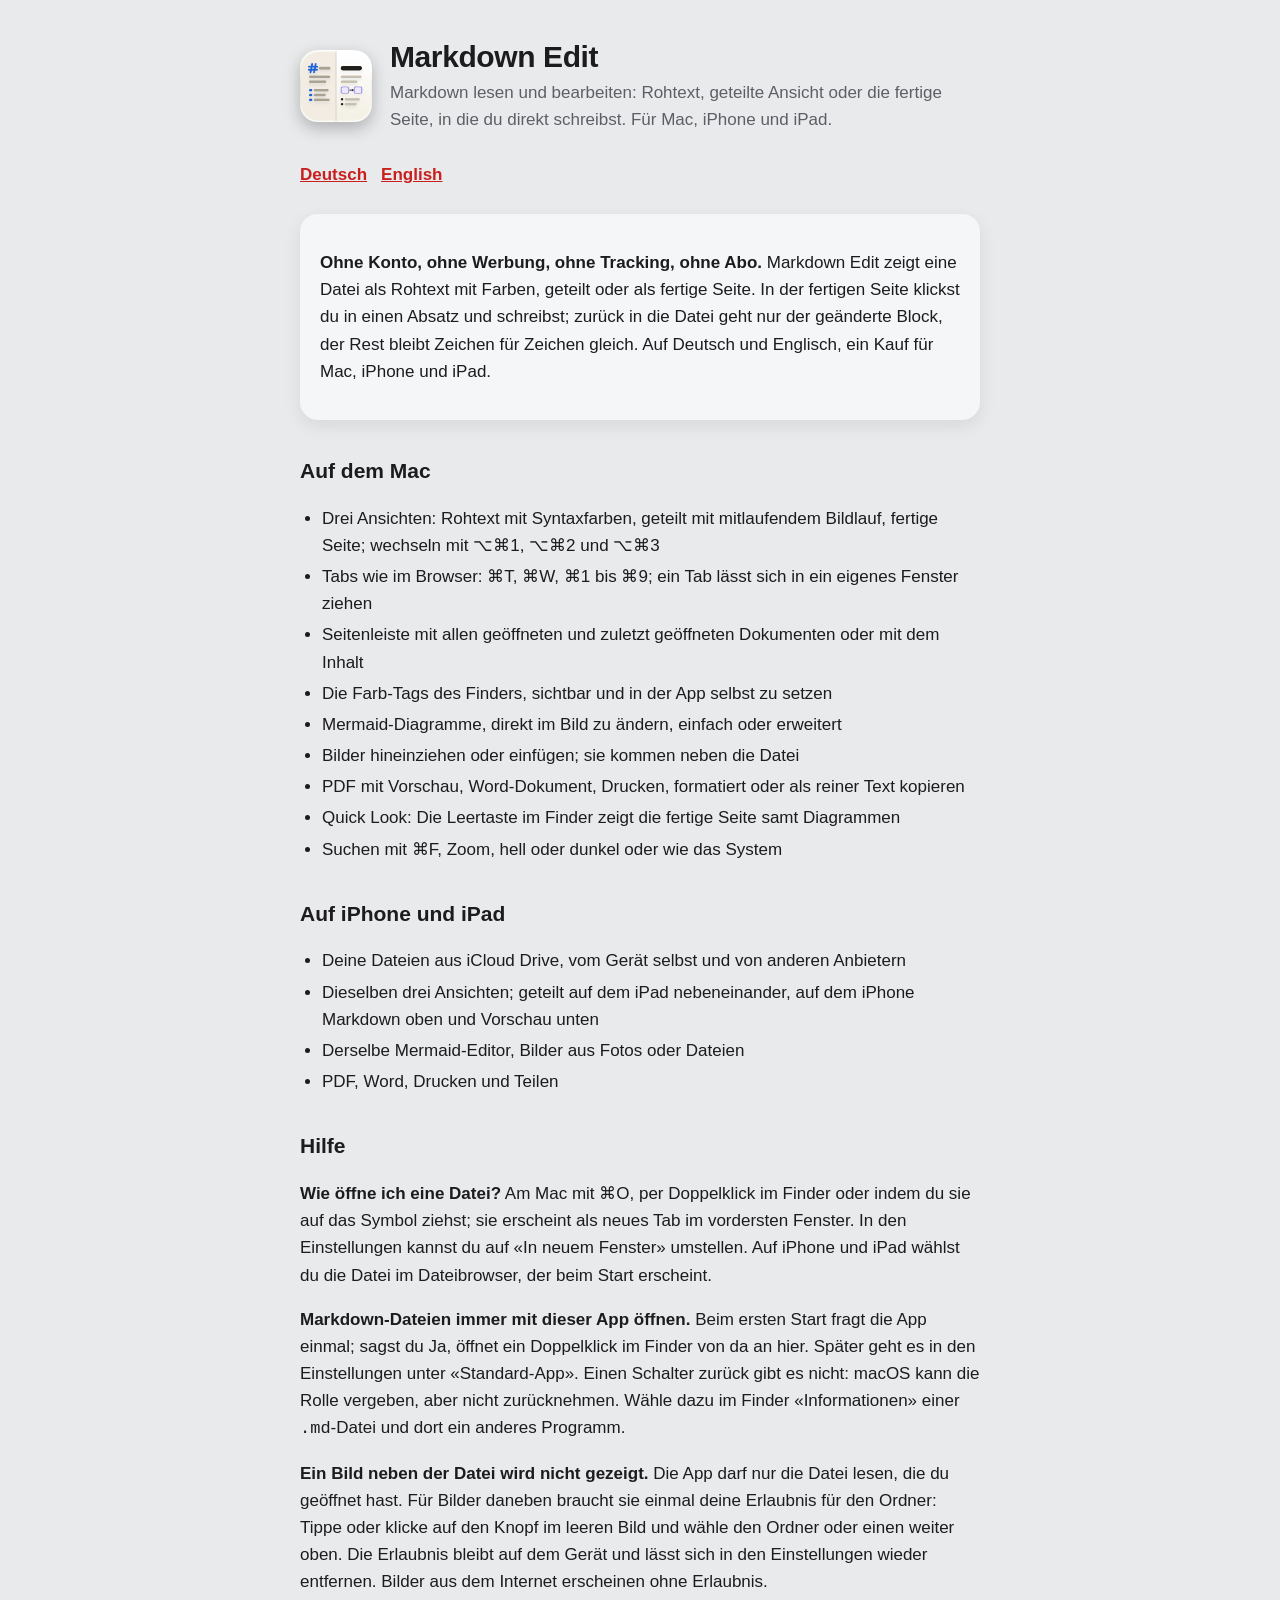
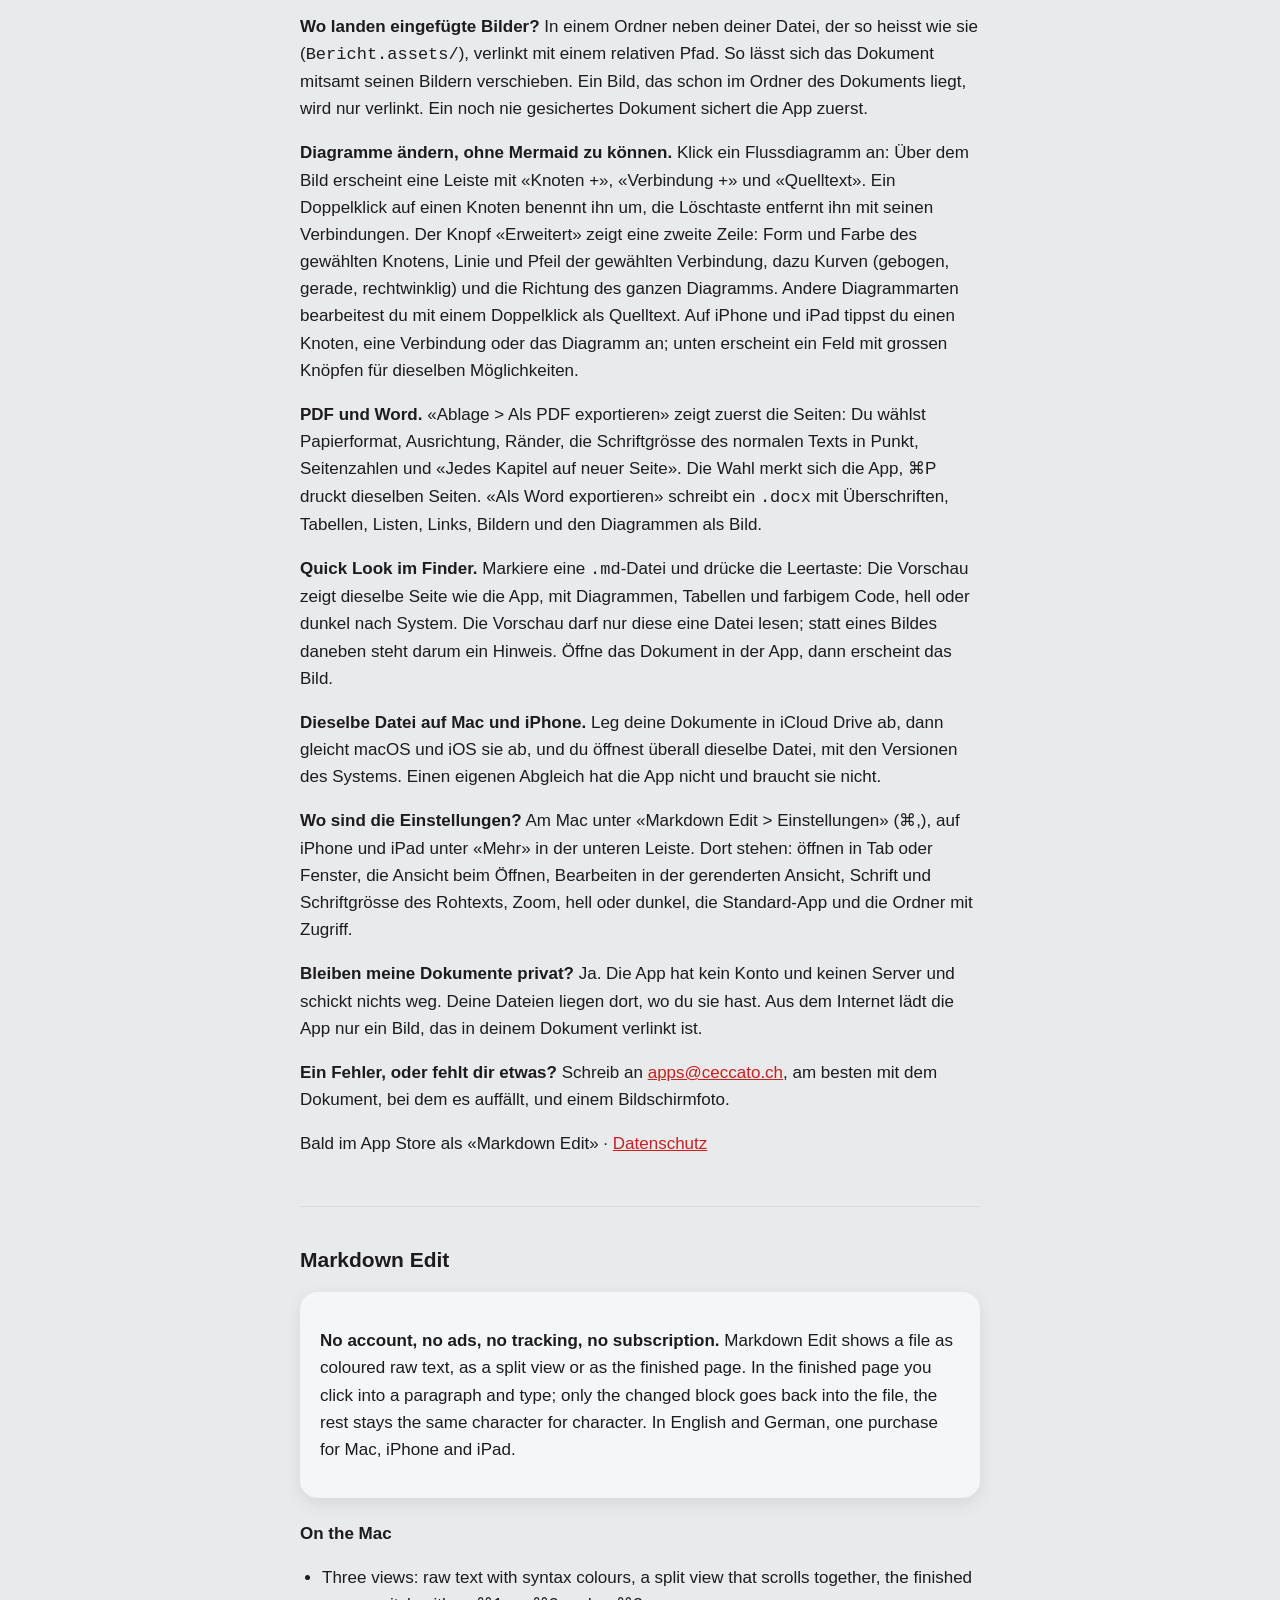
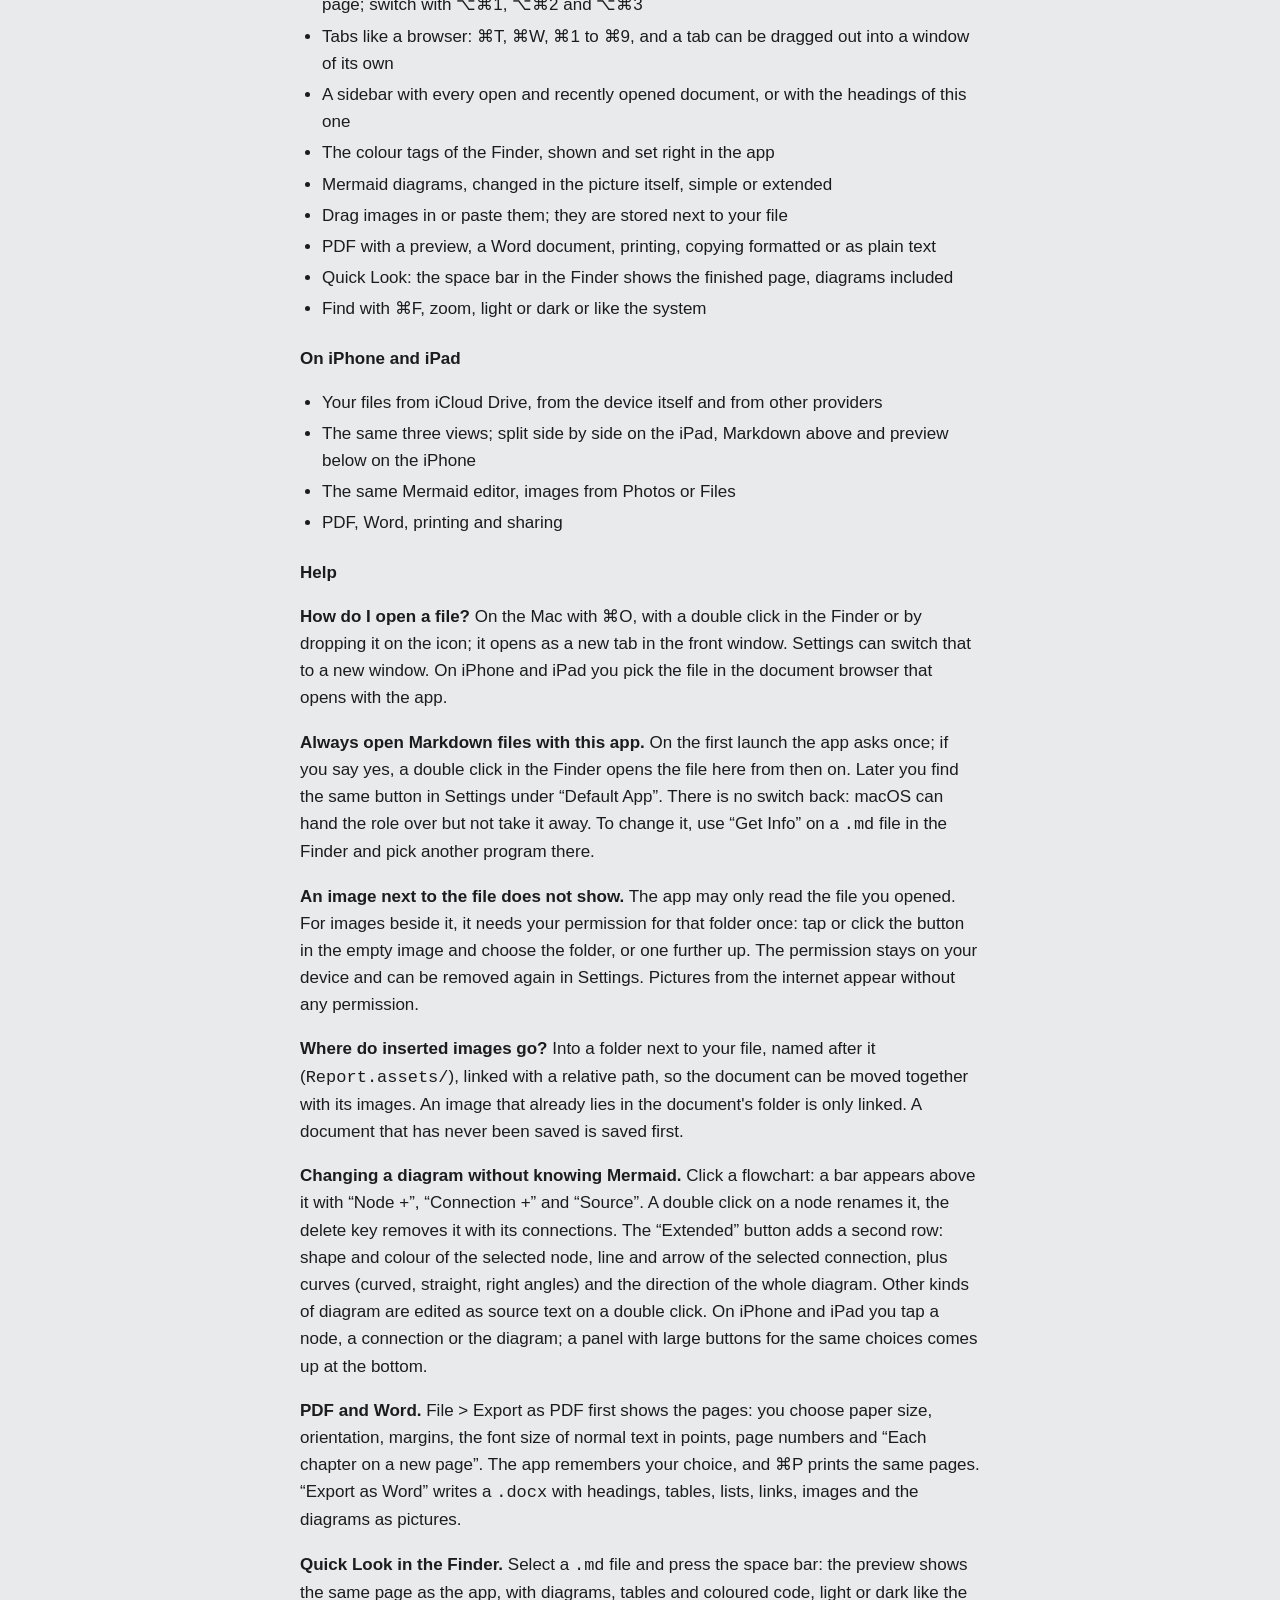
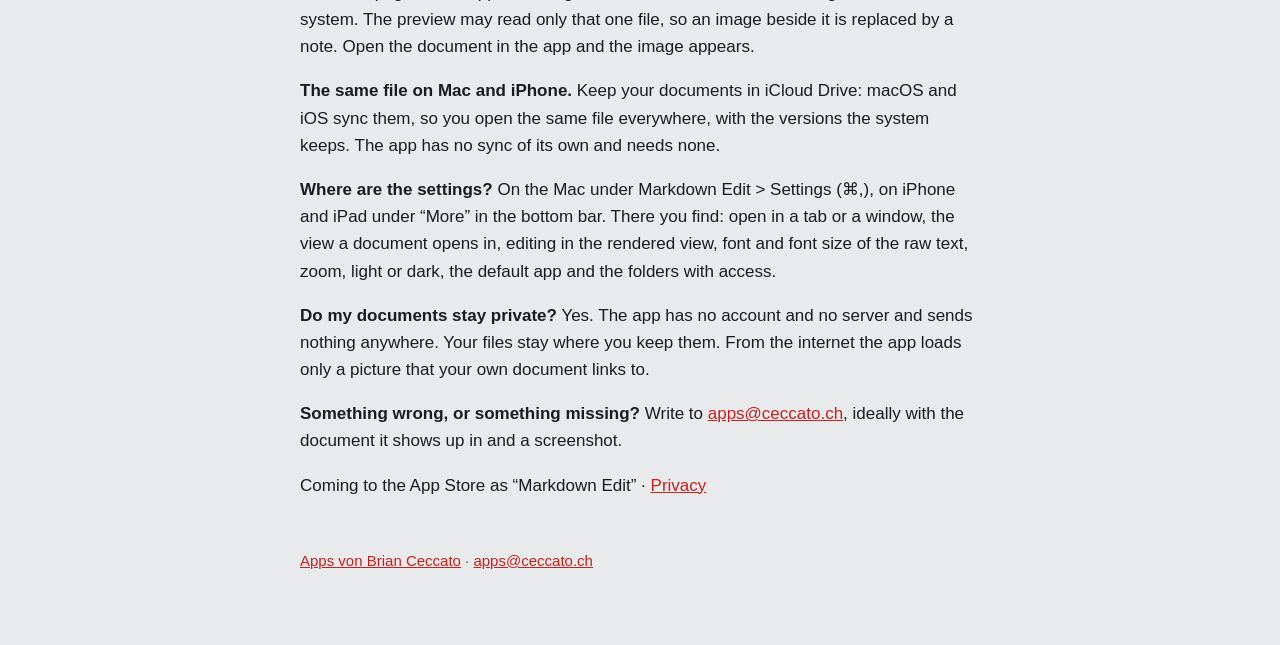
<file: apps/markdown-edit.html>
<!DOCTYPE html>
<html lang="de">
<head>
<meta charset="utf-8">
<meta name="viewport" content="width=device-width, initial-scale=1">
<title>Markdown Edit</title>
<link rel="stylesheet" href="style.css">
<link rel="icon" href="favicon.png">
<link rel="apple-touch-icon" href="apple-touch-icon.png">
</head>
<body>
<div class="wrap">
<header>
  <img src="markdown-edit-icon.png" alt="">
  <div>
    <h1>Markdown Edit</h1>
    <p class="lead">Markdown lesen und bearbeiten: Rohtext, geteilte Ansicht oder die fertige Seite,
    in die du direkt schreibst. Für Mac, iPhone und iPad.</p>
  </div>
</header>
<nav class="langs"><a href="#de">Deutsch</a><a href="#en">English</a></nav>

<section id="de" lang="de">
  <div class="card">
    <p><strong>Ohne Konto, ohne Werbung, ohne Tracking, ohne Abo.</strong> Markdown Edit zeigt eine
    Datei als Rohtext mit Farben, geteilt oder als fertige Seite. In der fertigen Seite klickst du in
    einen Absatz und schreibst; zurück in die Datei geht nur der geänderte Block, der Rest bleibt
    Zeichen für Zeichen gleich. Auf Deutsch und Englisch, ein Kauf für Mac, iPhone und iPad.</p>
  </div>
  <h2>Auf dem Mac</h2>
  <ul>
    <li>Drei Ansichten: Rohtext mit Syntaxfarben, geteilt mit mitlaufendem Bildlauf, fertige Seite;
    wechseln mit ⌥⌘1, ⌥⌘2 und ⌥⌘3</li>
    <li>Tabs wie im Browser: ⌘T, ⌘W, ⌘1 bis ⌘9; ein Tab lässt sich in ein eigenes Fenster ziehen</li>
    <li>Seitenleiste mit allen geöffneten und zuletzt geöffneten Dokumenten oder mit dem Inhalt</li>
    <li>Die Farb-Tags des Finders, sichtbar und in der App selbst zu setzen</li>
    <li>Mermaid-Diagramme, direkt im Bild zu ändern, einfach oder erweitert</li>
    <li>Bilder hineinziehen oder einfügen; sie kommen neben die Datei</li>
    <li>PDF mit Vorschau, Word-Dokument, Drucken, formatiert oder als reiner Text kopieren</li>
    <li>Quick Look: Die Leertaste im Finder zeigt die fertige Seite samt Diagrammen</li>
    <li>Suchen mit ⌘F, Zoom, hell oder dunkel oder wie das System</li>
  </ul>
  <h2>Auf iPhone und iPad</h2>
  <ul>
    <li>Deine Dateien aus iCloud Drive, vom Gerät selbst und von anderen Anbietern</li>
    <li>Dieselben drei Ansichten; geteilt auf dem iPad nebeneinander, auf dem iPhone Markdown oben und Vorschau unten</li>
    <li>Derselbe Mermaid-Editor, Bilder aus Fotos oder Dateien</li>
    <li>PDF, Word, Drucken und Teilen</li>
  </ul>

  <h2 id="hilfe">Hilfe</h2>
  <p><strong>Wie öffne ich eine Datei?</strong> Am Mac mit ⌘O, per Doppelklick im Finder oder indem
  du sie auf das Symbol ziehst; sie erscheint als neues Tab im vordersten Fenster. In den
  Einstellungen kannst du auf «In neuem Fenster» umstellen. Auf iPhone und iPad wählst du die Datei
  im Dateibrowser, der beim Start erscheint.</p>
  <p><strong>Markdown-Dateien immer mit dieser App öffnen.</strong> Beim ersten Start fragt die App
  einmal; sagst du Ja, öffnet ein Doppelklick im Finder von da an hier. Später geht es in den
  Einstellungen unter «Standard-App». Einen Schalter zurück gibt es nicht: macOS kann die Rolle
  vergeben, aber nicht zurücknehmen. Wähle dazu im Finder «Informationen» einer
  <code>.md</code>-Datei und dort ein anderes Programm.</p>
  <p><strong>Ein Bild neben der Datei wird nicht gezeigt.</strong> Die App darf nur die Datei lesen,
  die du geöffnet hast. Für Bilder daneben braucht sie einmal deine Erlaubnis für den Ordner: Tippe
  oder klicke auf den Knopf im leeren Bild und wähle den Ordner oder einen weiter oben. Die Erlaubnis
  bleibt auf dem Gerät und lässt sich in den Einstellungen wieder entfernen. Bilder aus dem Internet
  erscheinen ohne Erlaubnis.</p>
  <p><strong>Wo landen eingefügte Bilder?</strong> In einem Ordner neben deiner Datei, der so heisst
  wie sie (<code>Bericht.assets/</code>), verlinkt mit einem relativen Pfad. So lässt sich das
  Dokument mitsamt seinen Bildern verschieben. Ein Bild, das schon im Ordner des Dokuments liegt,
  wird nur verlinkt. Ein noch nie gesichertes Dokument sichert die App zuerst.</p>
  <p><strong>Diagramme ändern, ohne Mermaid zu können.</strong> Klick ein Flussdiagramm an: Über dem
  Bild erscheint eine Leiste mit «Knoten +», «Verbindung +» und «Quelltext». Ein Doppelklick auf
  einen Knoten benennt ihn um, die Löschtaste entfernt ihn mit seinen Verbindungen. Der Knopf
  «Erweitert» zeigt eine zweite Zeile: Form und Farbe des gewählten Knotens, Linie und Pfeil der
  gewählten Verbindung, dazu Kurven (gebogen, gerade, rechtwinklig) und die Richtung des ganzen
  Diagramms. Andere Diagrammarten bearbeitest du mit einem Doppelklick als Quelltext. Auf iPhone und
  iPad tippst du einen Knoten, eine Verbindung oder das Diagramm an; unten erscheint ein Feld mit
  grossen Knöpfen für dieselben Möglichkeiten.</p>
  <p><strong>PDF und Word.</strong> «Ablage &gt; Als PDF exportieren» zeigt zuerst die Seiten: Du
  wählst Papierformat, Ausrichtung, Ränder, die Schriftgrösse des normalen Texts in Punkt,
  Seitenzahlen und «Jedes Kapitel auf neuer Seite». Die Wahl merkt sich die App, ⌘P druckt dieselben
  Seiten. «Als Word exportieren» schreibt ein <code>.docx</code> mit Überschriften, Tabellen, Listen,
  Links, Bildern und den Diagrammen als Bild.</p>
  <p><strong>Quick Look im Finder.</strong> Markiere eine <code>.md</code>-Datei und drücke die
  Leertaste: Die Vorschau zeigt dieselbe Seite wie die App, mit Diagrammen, Tabellen und farbigem
  Code, hell oder dunkel nach System. Die Vorschau darf nur diese eine Datei lesen; statt eines
  Bildes daneben steht darum ein Hinweis. Öffne das Dokument in der App, dann erscheint das Bild.</p>
  <p><strong>Dieselbe Datei auf Mac und iPhone.</strong> Leg deine Dokumente in iCloud Drive ab, dann
  gleicht macOS und iOS sie ab, und du öffnest überall dieselbe Datei, mit den Versionen des Systems.
  Einen eigenen Abgleich hat die App nicht und braucht sie nicht.</p>
  <p><strong>Wo sind die Einstellungen?</strong> Am Mac unter «Markdown Edit &gt; Einstellungen»
  (⌘,), auf iPhone und iPad unter «Mehr» in der unteren Leiste. Dort stehen: öffnen in Tab oder
  Fenster, die Ansicht beim Öffnen, Bearbeiten in der gerenderten Ansicht, Schrift und Schriftgrösse
  des Rohtexts, Zoom, hell oder dunkel, die Standard-App und die Ordner mit Zugriff.</p>
  <p><strong>Bleiben meine Dokumente privat?</strong> Ja. Die App hat kein Konto und keinen Server
  und schickt nichts weg. Deine Dateien liegen dort, wo du sie hast. Aus dem Internet lädt die App
  nur ein Bild, das in deinem Dokument verlinkt ist.</p>
  <p><strong>Ein Fehler, oder fehlt dir etwas?</strong> Schreib an
  <a href="mailto:apps@ceccato.ch">apps@ceccato.ch</a>, am besten mit dem Dokument, bei dem es
  auffällt, und einem Bildschirmfoto.</p>
  <p>Bald im App Store als «Markdown Edit» · <a href="datenschutz.html#markdown-edit">Datenschutz</a></p>
</section>
<hr>
<section id="en" lang="en">
  <h2>Markdown Edit</h2>
  <div class="card">
    <p><strong>No account, no ads, no tracking, no subscription.</strong> Markdown Edit shows a file
    as coloured raw text, as a split view or as the finished page. In the finished page you click
    into a paragraph and type; only the changed block goes back into the file, the rest stays the
    same character for character. In English and German, one purchase for Mac, iPhone and iPad.</p>
  </div>
  <h3>On the Mac</h3>
  <ul>
    <li>Three views: raw text with syntax colours, a split view that scrolls together, the finished
    page; switch with ⌥⌘1, ⌥⌘2 and ⌥⌘3</li>
    <li>Tabs like a browser: ⌘T, ⌘W, ⌘1 to ⌘9, and a tab can be dragged out into a window of its own</li>
    <li>A sidebar with every open and recently opened document, or with the headings of this one</li>
    <li>The colour tags of the Finder, shown and set right in the app</li>
    <li>Mermaid diagrams, changed in the picture itself, simple or extended</li>
    <li>Drag images in or paste them; they are stored next to your file</li>
    <li>PDF with a preview, a Word document, printing, copying formatted or as plain text</li>
    <li>Quick Look: the space bar in the Finder shows the finished page, diagrams included</li>
    <li>Find with ⌘F, zoom, light or dark or like the system</li>
  </ul>
  <h3>On iPhone and iPad</h3>
  <ul>
    <li>Your files from iCloud Drive, from the device itself and from other providers</li>
    <li>The same three views; split side by side on the iPad, Markdown above and preview below on the iPhone</li>
    <li>The same Mermaid editor, images from Photos or Files</li>
    <li>PDF, Word, printing and sharing</li>
  </ul>

  <h3 id="help">Help</h3>
  <p><strong>How do I open a file?</strong> On the Mac with ⌘O, with a double click in the Finder or
  by dropping it on the icon; it opens as a new tab in the front window. Settings can switch that to
  a new window. On iPhone and iPad you pick the file in the document browser that opens with the
  app.</p>
  <p><strong>Always open Markdown files with this app.</strong> On the first launch the app asks
  once; if you say yes, a double click in the Finder opens the file here from then on. Later you
  find the same button in Settings under “Default App”. There is no switch back: macOS can hand the
  role over but not take it away. To change it, use “Get Info” on a <code>.md</code> file in the
  Finder and pick another program there.</p>
  <p><strong>An image next to the file does not show.</strong> The app may only read the file you
  opened. For images beside it, it needs your permission for that folder once: tap or click the
  button in the empty image and choose the folder, or one further up. The permission stays on your
  device and can be removed again in Settings. Pictures from the internet appear without any
  permission.</p>
  <p><strong>Where do inserted images go?</strong> Into a folder next to your file, named after it
  (<code>Report.assets/</code>), linked with a relative path, so the document can be moved together
  with its images. An image that already lies in the document's folder is only linked. A document
  that has never been saved is saved first.</p>
  <p><strong>Changing a diagram without knowing Mermaid.</strong> Click a flowchart: a bar appears
  above it with “Node +”, “Connection +” and “Source”. A double click on a node renames it, the
  delete key removes it with its connections. The “Extended” button adds a second row: shape and
  colour of the selected node, line and arrow of the selected connection, plus curves (curved,
  straight, right angles) and the direction of the whole diagram. Other kinds of diagram are edited
  as source text on a double click. On iPhone and iPad you tap a node, a connection or the diagram;
  a panel with large buttons for the same choices comes up at the bottom.</p>
  <p><strong>PDF and Word.</strong> File &gt; Export as PDF first shows the pages: you choose paper
  size, orientation, margins, the font size of normal text in points, page numbers and “Each chapter
  on a new page”. The app remembers your choice, and ⌘P prints the same pages. “Export as Word”
  writes a <code>.docx</code> with headings, tables, lists, links, images and the diagrams as
  pictures.</p>
  <p><strong>Quick Look in the Finder.</strong> Select a <code>.md</code> file and press the space
  bar: the preview shows the same page as the app, with diagrams, tables and coloured code, light or
  dark like the system. The preview may read only that one file, so an image beside it is replaced
  by a note. Open the document in the app and the image appears.</p>
  <p><strong>The same file on Mac and iPhone.</strong> Keep your documents in iCloud Drive: macOS and
  iOS sync them, so you open the same file everywhere, with the versions the system keeps. The app
  has no sync of its own and needs none.</p>
  <p><strong>Where are the settings?</strong> On the Mac under Markdown Edit &gt; Settings (⌘,), on
  iPhone and iPad under “More” in the bottom bar. There you find: open in a tab or a window, the view
  a document opens in, editing in the rendered view, font and font size of the raw text, zoom, light
  or dark, the default app and the folders with access.</p>
  <p><strong>Do my documents stay private?</strong> Yes. The app has no account and no server and
  sends nothing anywhere. Your files stay where you keep them. From the internet the app loads only
  a picture that your own document links to.</p>
  <p><strong>Something wrong, or something missing?</strong> Write to
  <a href="mailto:apps@ceccato.ch">apps@ceccato.ch</a>, ideally with the document it shows up in and
  a screenshot.</p>
  <p>Coming to the App Store as “Markdown Edit” · <a href="datenschutz.html#markdown-edit-en">Privacy</a></p>
</section>
<footer><a href="index.html">Apps von Brian Ceccato</a> · <a href="mailto:apps@ceccato.ch">apps@ceccato.ch</a></footer>
</div>
</body>
</html>
</file>
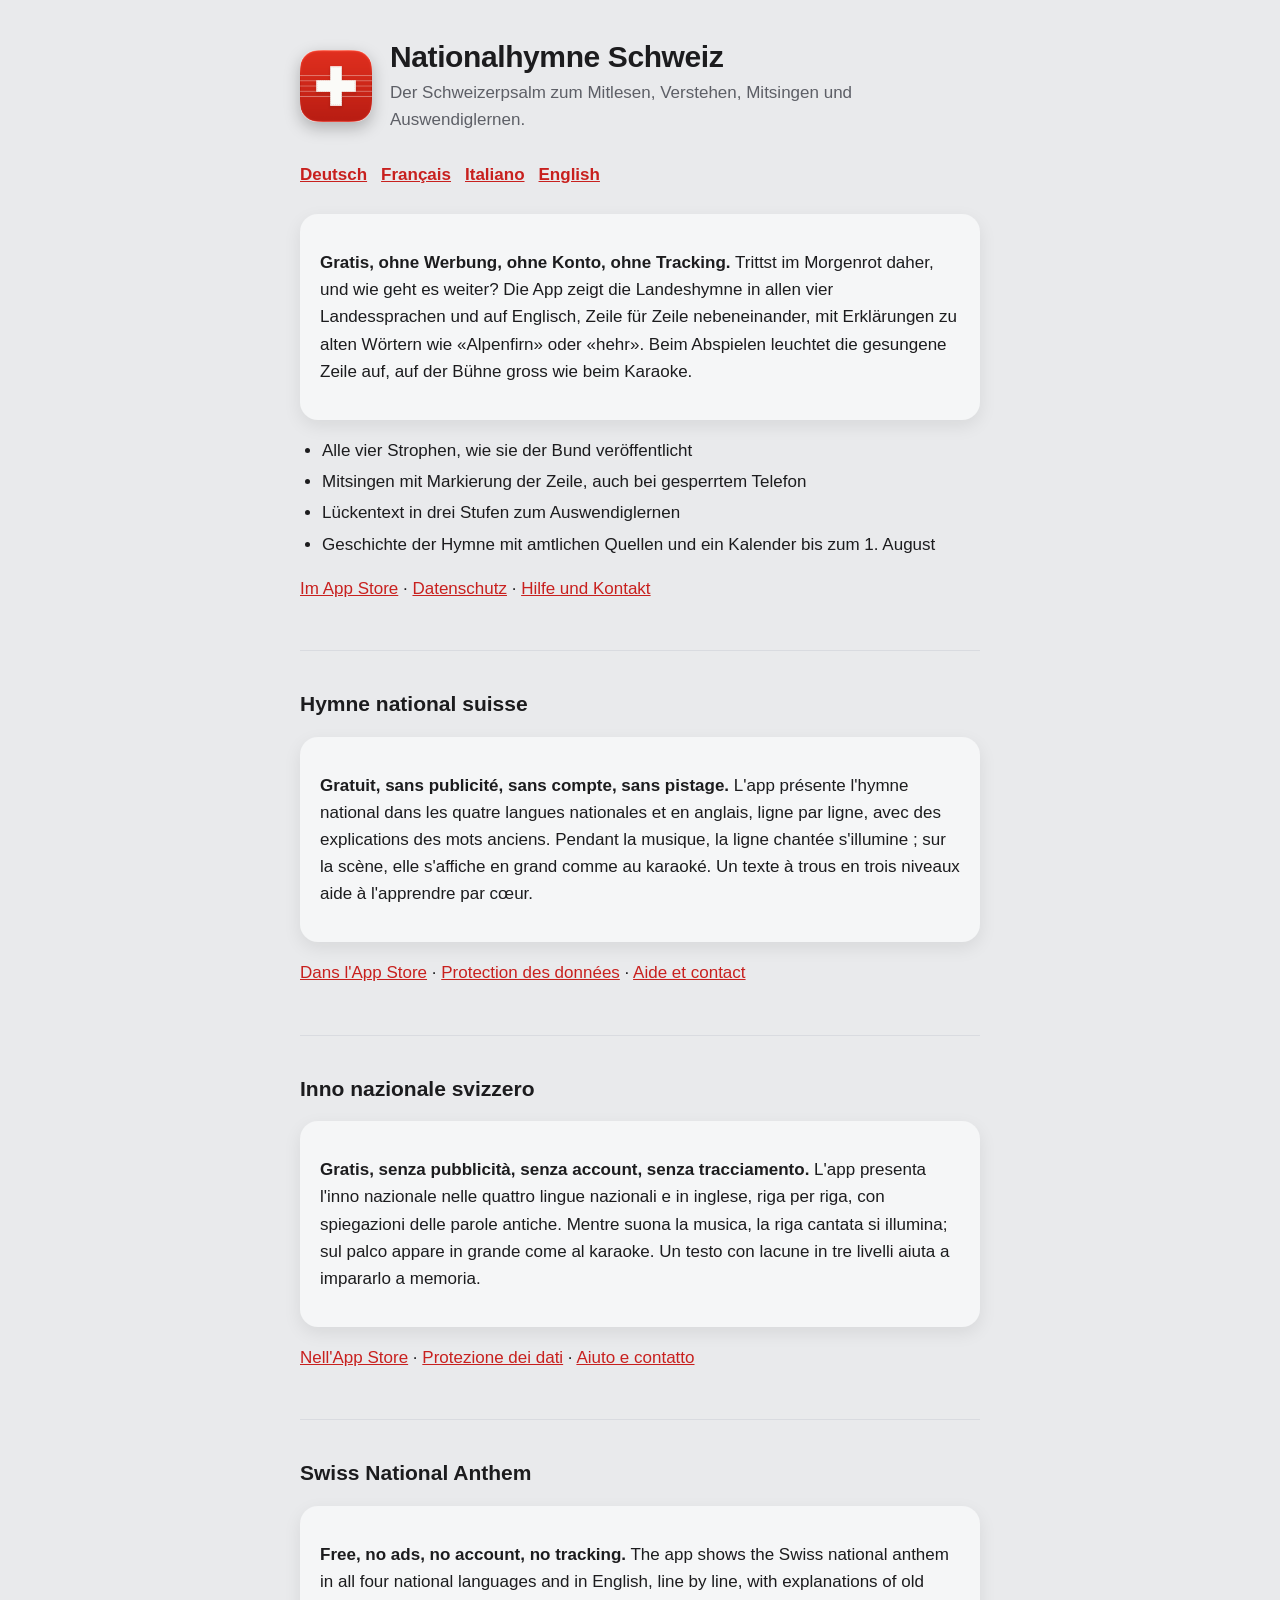
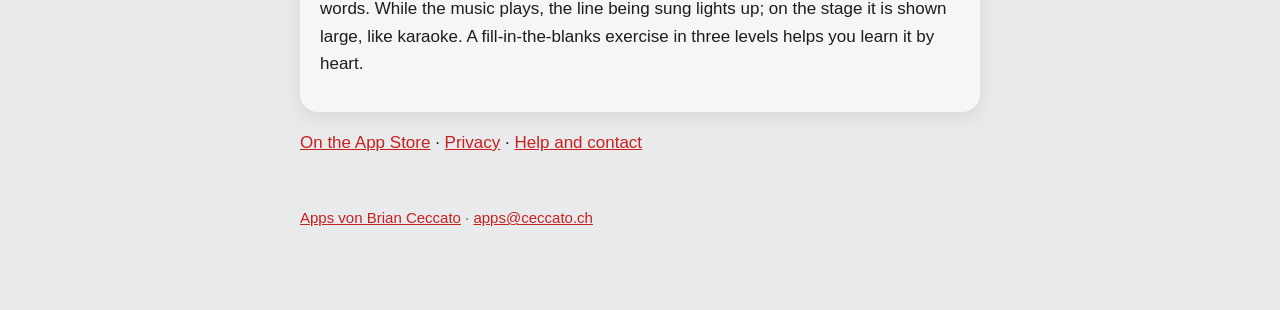
<file: apps/nationalhymne.html>
<!DOCTYPE html>
<html lang="de">
<head>
<meta charset="utf-8">
<meta name="viewport" content="width=device-width, initial-scale=1">
<title>Nationalhymne Schweiz</title>
<link rel="stylesheet" href="style.css">
<link rel="icon" href="favicon.png">
<link rel="apple-touch-icon" href="apple-touch-icon.png">
</head>
<body>
<div class="wrap">
<header>
  <img src="nationalhymne-icon.png" alt="">
  <div>
    <h1>Nationalhymne Schweiz</h1>
    <p class="lead">Der Schweizerpsalm zum Mitlesen, Verstehen, Mitsingen und Auswendiglernen.</p>
  </div>
</header>
<nav class="langs"><a href="#de">Deutsch</a><a href="#fr">Français</a><a href="#it">Italiano</a><a href="#en">English</a></nav>

<section id="de" lang="de">
  <div class="card">
    <p><strong>Gratis, ohne Werbung, ohne Konto, ohne Tracking.</strong> Trittst im Morgenrot daher,
    und wie geht es weiter? Die App zeigt die Landeshymne in allen vier Landessprachen und auf
    Englisch, Zeile für Zeile nebeneinander, mit Erklärungen zu alten Wörtern wie «Alpenfirn» oder
    «hehr». Beim Abspielen leuchtet die gesungene Zeile auf, auf der Bühne gross wie beim Karaoke.</p>
  </div>
  <ul>
    <li>Alle vier Strophen, wie sie der Bund veröffentlicht</li>
    <li>Mitsingen mit Markierung der Zeile, auch bei gesperrtem Telefon</li>
    <li>Lückentext in drei Stufen zum Auswendiglernen</li>
    <li>Geschichte der Hymne mit amtlichen Quellen und ein Kalender bis zum 1. August</li>
  </ul>
  <p><a href="https://apps.apple.com/app/id1015888596">Im App Store</a> ·
  <a href="datenschutz.html">Datenschutz</a> · <a href="support.html">Hilfe und Kontakt</a></p>
</section>
<hr>
<section id="fr" lang="fr">
  <h2>Hymne national suisse</h2>
  <div class="card"><p><strong>Gratuit, sans publicité, sans compte, sans pistage.</strong> L'app
  présente l'hymne national dans les quatre langues nationales et en anglais, ligne par ligne, avec
  des explications des mots anciens. Pendant la musique, la ligne chantée s'illumine&nbsp;; sur la
  scène, elle s'affiche en grand comme au karaoké. Un texte à trous en trois niveaux aide à
  l'apprendre par cœur.</p></div>
  <p><a href="https://apps.apple.com/app/id1015888596">Dans l'App Store</a> ·
  <a href="datenschutz.html#fr">Protection des données</a> · <a href="support.html#fr">Aide et contact</a></p>
</section>
<hr>
<section id="it" lang="it">
  <h2>Inno nazionale svizzero</h2>
  <div class="card"><p><strong>Gratis, senza pubblicità, senza account, senza tracciamento.</strong>
  L'app presenta l'inno nazionale nelle quattro lingue nazionali e in inglese, riga per riga, con
  spiegazioni delle parole antiche. Mentre suona la musica, la riga cantata si illumina; sul palco
  appare in grande come al karaoke. Un testo con lacune in tre livelli aiuta a impararlo a
  memoria.</p></div>
  <p><a href="https://apps.apple.com/app/id1015888596">Nell'App Store</a> ·
  <a href="datenschutz.html#it">Protezione dei dati</a> · <a href="support.html#it">Aiuto e contatto</a></p>
</section>
<hr>
<section id="en" lang="en">
  <h2>Swiss National Anthem</h2>
  <div class="card"><p><strong>Free, no ads, no account, no tracking.</strong> The app shows the
  Swiss national anthem in all four national languages and in English, line by line, with
  explanations of old words. While the music plays, the line being sung lights up; on the stage it
  is shown large, like karaoke. A fill-in-the-blanks exercise in three levels helps you learn it by
  heart.</p></div>
  <p><a href="https://apps.apple.com/app/id1015888596">On the App Store</a> ·
  <a href="datenschutz.html#en">Privacy</a> · <a href="support.html#en">Help and contact</a></p>
</section>
<footer><a href="index.html">Apps von Brian Ceccato</a> · <a href="mailto:apps@ceccato.ch">apps@ceccato.ch</a></footer>
</div>
</body>
</html>
</file>
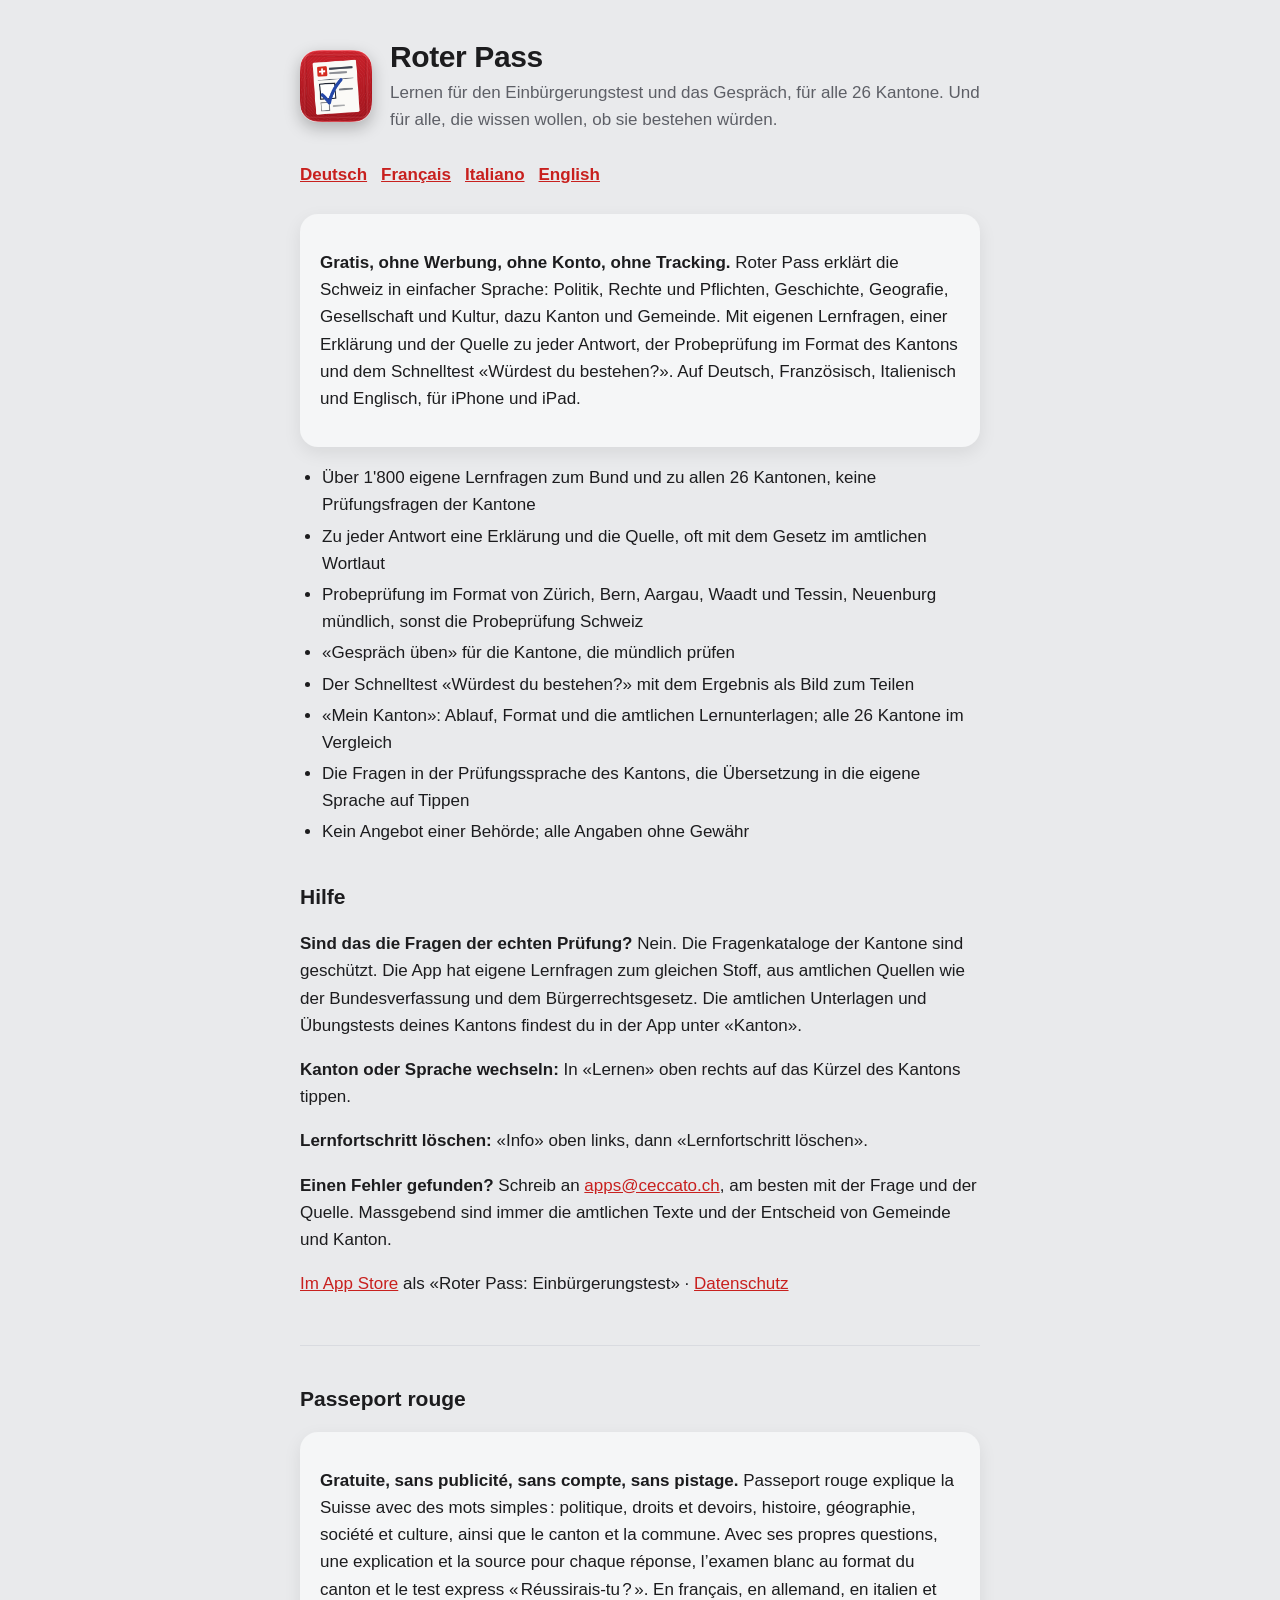
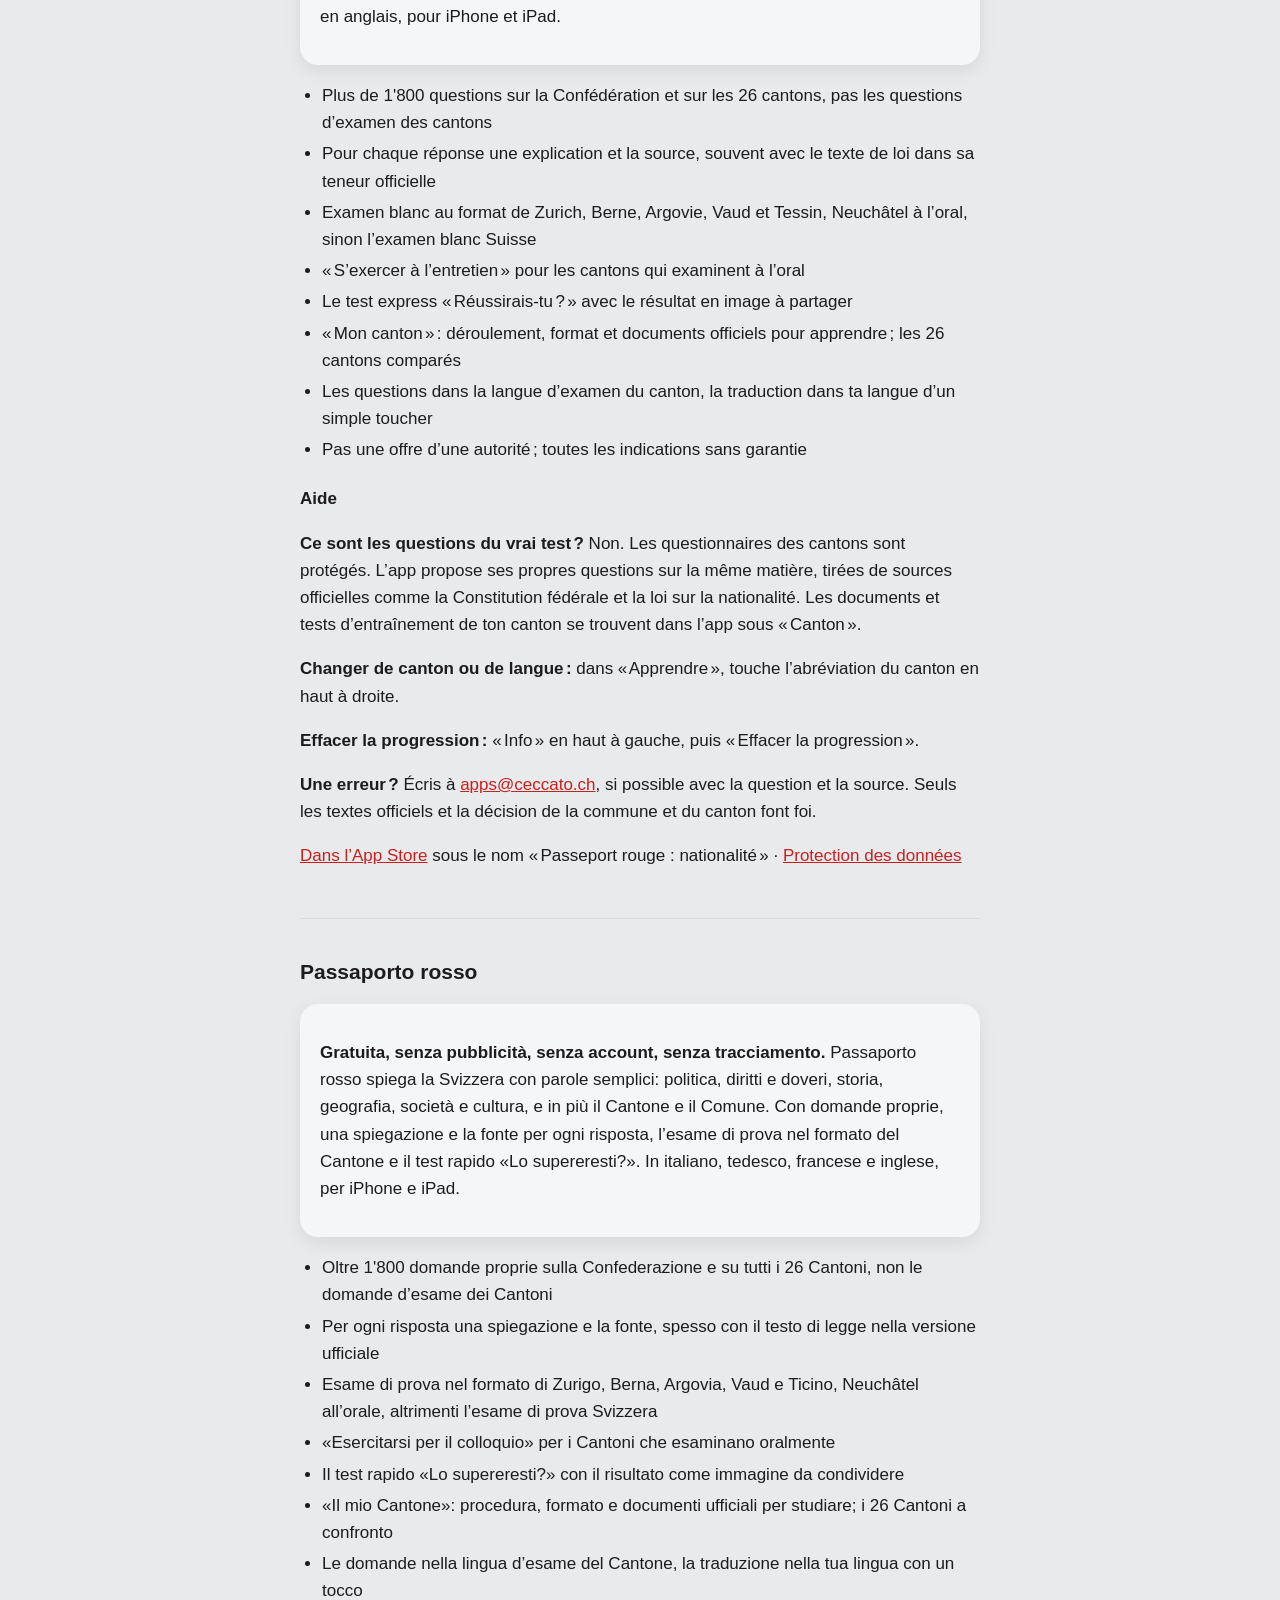
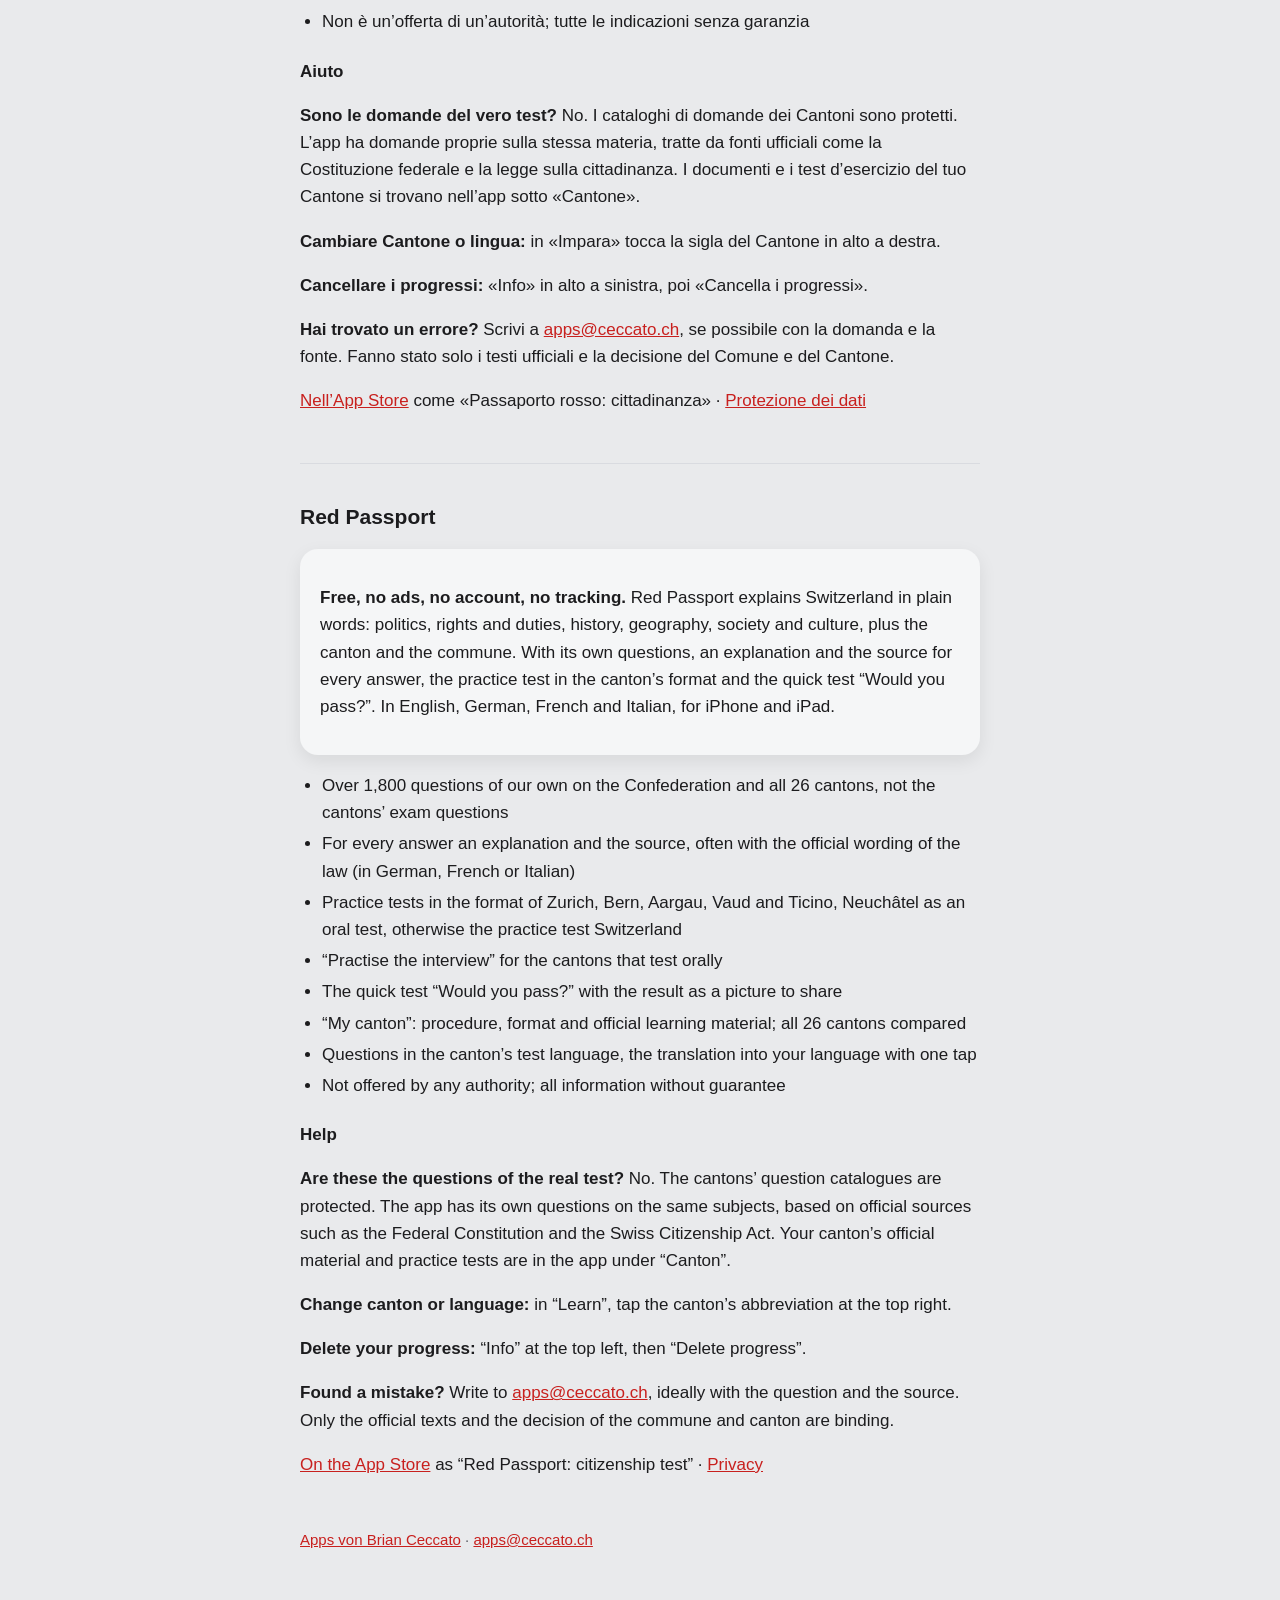
<file: apps/roter-pass.html>
<!DOCTYPE html>
<html lang="de">
<head>
<meta charset="utf-8">
<meta name="viewport" content="width=device-width, initial-scale=1">
<title>Roter Pass</title>
<link rel="stylesheet" href="style.css">
<link rel="icon" href="favicon.png">
<link rel="apple-touch-icon" href="apple-touch-icon.png">
</head>
<body>
<div class="wrap">
<header>
  <img src="roter-pass-icon.png" alt="">
  <div>
    <h1>Roter Pass</h1>
    <p class="lead">Lernen für den Einbürgerungstest und das Gespräch, für alle 26 Kantone. Und für alle, die wissen wollen, ob sie bestehen würden.</p>
  </div>
</header>
<nav class="langs"><a href="#de">Deutsch</a><a href="#fr">Français</a><a href="#it">Italiano</a><a href="#en">English</a></nav>

<section id="de" lang="de">
  <div class="card">
    <p><strong>Gratis, ohne Werbung, ohne Konto, ohne Tracking.</strong> Roter Pass erklärt die Schweiz
    in einfacher Sprache: Politik, Rechte und Pflichten, Geschichte, Geografie, Gesellschaft und Kultur,
    dazu Kanton und Gemeinde. Mit eigenen Lernfragen, einer Erklärung und der Quelle zu jeder Antwort,
    der Probeprüfung im Format des Kantons und dem Schnelltest «Würdest du bestehen?». Auf Deutsch,
    Französisch, Italienisch und Englisch, für iPhone und iPad.</p>
  </div>
  <ul>
    <li>Über 1'800 eigene Lernfragen zum Bund und zu allen 26 Kantonen, keine Prüfungsfragen der Kantone</li>
    <li>Zu jeder Antwort eine Erklärung und die Quelle, oft mit dem Gesetz im amtlichen Wortlaut</li>
    <li>Probeprüfung im Format von Zürich, Bern, Aargau, Waadt und Tessin, Neuenburg mündlich, sonst die Probeprüfung Schweiz</li>
    <li>«Gespräch üben» für die Kantone, die mündlich prüfen</li>
    <li>Der Schnelltest «Würdest du bestehen?» mit dem Ergebnis als Bild zum Teilen</li>
    <li>«Mein Kanton»: Ablauf, Format und die amtlichen Lernunterlagen; alle 26 Kantone im Vergleich</li>
    <li>Die Fragen in der Prüfungssprache des Kantons, die Übersetzung in die eigene Sprache auf Tippen</li>
    <li>Kein Angebot einer Behörde; alle Angaben ohne Gewähr</li>
  </ul>
  <h2>Hilfe</h2>
  <p><strong>Sind das die Fragen der echten Prüfung?</strong> Nein. Die Fragenkataloge der Kantone sind
  geschützt. Die App hat eigene Lernfragen zum gleichen Stoff, aus amtlichen Quellen wie der
  Bundesverfassung und dem Bürgerrechtsgesetz. Die amtlichen Unterlagen und Übungstests deines Kantons
  findest du in der App unter «Kanton».</p>
  <p><strong>Kanton oder Sprache wechseln:</strong> In «Lernen» oben rechts auf das Kürzel des Kantons
  tippen.</p>
  <p><strong>Lernfortschritt löschen:</strong> «Info» oben links, dann «Lernfortschritt löschen».</p>
  <p><strong>Einen Fehler gefunden?</strong> Schreib an <a href="mailto:apps@ceccato.ch">apps@ceccato.ch</a>,
  am besten mit der Frage und der Quelle. Massgebend sind immer die amtlichen Texte und der Entscheid von
  Gemeinde und Kanton.</p>
  <p><a href="https://apps.apple.com/app/id6820977204">Im App Store</a> als «Roter Pass: Einbürgerungstest» · <a href="datenschutz.html#roter-pass">Datenschutz</a></p>
</section>
<hr>
<section id="fr" lang="fr">
  <h2>Passeport rouge</h2>
  <div class="card"><p><strong>Gratuite, sans publicité, sans compte, sans pistage.</strong> Passeport rouge
  explique la Suisse avec des mots simples&#8239;: politique, droits et devoirs, histoire, géographie,
  société et culture, ainsi que le canton et la commune. Avec ses propres questions, une explication et la
  source pour chaque réponse, l’examen blanc au format du canton et le test express «&#8239;Réussirais-tu&#8239;?&#8239;».
  En français, en allemand, en italien et en anglais, pour iPhone et iPad.</p></div>
  <ul>
    <li>Plus de 1'800 questions sur la Confédération et sur les 26 cantons, pas les questions d’examen des cantons</li>
    <li>Pour chaque réponse une explication et la source, souvent avec le texte de loi dans sa teneur officielle</li>
    <li>Examen blanc au format de Zurich, Berne, Argovie, Vaud et Tessin, Neuchâtel à l’oral, sinon l’examen blanc Suisse</li>
    <li>«&#8239;S’exercer à l’entretien&#8239;» pour les cantons qui examinent à l’oral</li>
    <li>Le test express «&#8239;Réussirais-tu&#8239;?&#8239;» avec le résultat en image à partager</li>
    <li>«&#8239;Mon canton&#8239;»&#8239;: déroulement, format et documents officiels pour apprendre&#8239;; les 26 cantons comparés</li>
    <li>Les questions dans la langue d’examen du canton, la traduction dans ta langue d’un simple toucher</li>
    <li>Pas une offre d’une autorité&#8239;; toutes les indications sans garantie</li>
  </ul>
  <h3>Aide</h3>
  <p><strong>Ce sont les questions du vrai test&#8239;?</strong> Non. Les questionnaires des cantons sont
  protégés. L’app propose ses propres questions sur la même matière, tirées de sources officielles comme
  la Constitution fédérale et la loi sur la nationalité. Les documents et tests d’entraînement de ton
  canton se trouvent dans l’app sous «&#8239;Canton&#8239;».</p>
  <p><strong>Changer de canton ou de langue&#8239;:</strong> dans «&#8239;Apprendre&#8239;», touche l’abréviation du
  canton en haut à droite.</p>
  <p><strong>Effacer la progression&#8239;:</strong> «&#8239;Info&#8239;» en haut à gauche, puis «&#8239;Effacer la progression&#8239;».</p>
  <p><strong>Une erreur&#8239;?</strong> Écris à <a href="mailto:apps@ceccato.ch">apps@ceccato.ch</a>, si
  possible avec la question et la source. Seuls les textes officiels et la décision de la commune et du
  canton font foi.</p>
  <p><a href="https://apps.apple.com/app/id6820977204">Dans l’App Store</a> sous le nom «&#8239;Passeport rouge : nationalité&#8239;» · <a href="datenschutz.html#fr">Protection des données</a></p>
</section>
<hr>
<section id="it" lang="it">
  <h2>Passaporto rosso</h2>
  <div class="card"><p><strong>Gratuita, senza pubblicità, senza account, senza tracciamento.</strong>
  Passaporto rosso spiega la Svizzera con parole semplici: politica, diritti e doveri, storia, geografia,
  società e cultura, e in più il Cantone e il Comune. Con domande proprie, una spiegazione e la fonte per
  ogni risposta, l’esame di prova nel formato del Cantone e il test rapido «Lo supereresti?». In
  italiano, tedesco, francese e inglese, per iPhone e iPad.</p></div>
  <ul>
    <li>Oltre 1'800 domande proprie sulla Confederazione e su tutti i 26 Cantoni, non le domande d’esame dei Cantoni</li>
    <li>Per ogni risposta una spiegazione e la fonte, spesso con il testo di legge nella versione ufficiale</li>
    <li>Esame di prova nel formato di Zurigo, Berna, Argovia, Vaud e Ticino, Neuchâtel all’orale, altrimenti l’esame di prova Svizzera</li>
    <li>«Esercitarsi per il colloquio» per i Cantoni che esaminano oralmente</li>
    <li>Il test rapido «Lo supereresti?» con il risultato come immagine da condividere</li>
    <li>«Il mio Cantone»: procedura, formato e documenti ufficiali per studiare; i 26 Cantoni a confronto</li>
    <li>Le domande nella lingua d’esame del Cantone, la traduzione nella tua lingua con un tocco</li>
    <li>Non è un’offerta di un’autorità; tutte le indicazioni senza garanzia</li>
  </ul>
  <h3>Aiuto</h3>
  <p><strong>Sono le domande del vero test?</strong> No. I cataloghi di domande dei Cantoni sono
  protetti. L’app ha domande proprie sulla stessa materia, tratte da fonti ufficiali come la Costituzione
  federale e la legge sulla cittadinanza. I documenti e i test d’esercizio del tuo Cantone si trovano
  nell’app sotto «Cantone».</p>
  <p><strong>Cambiare Cantone o lingua:</strong> in «Impara» tocca la sigla del Cantone in alto a
  destra.</p>
  <p><strong>Cancellare i progressi:</strong> «Info» in alto a sinistra, poi «Cancella i progressi».</p>
  <p><strong>Hai trovato un errore?</strong> Scrivi a <a href="mailto:apps@ceccato.ch">apps@ceccato.ch</a>,
  se possibile con la domanda e la fonte. Fanno stato solo i testi ufficiali e la decisione del Comune e
  del Cantone.</p>
  <p><a href="https://apps.apple.com/app/id6820977204">Nell’App Store</a> come «Passaporto rosso: cittadinanza» · <a href="datenschutz.html#it">Protezione dei dati</a></p>
</section>
<hr>
<section id="en" lang="en">
  <h2>Red Passport</h2>
  <div class="card"><p><strong>Free, no ads, no account, no tracking.</strong> Red Passport explains
  Switzerland in plain words: politics, rights and duties, history, geography, society and culture, plus
  the canton and the commune. With its own questions, an explanation and the source for every answer, the
  practice test in the canton’s format and the quick test “Would you pass?”. In English, German, French
  and Italian, for iPhone and iPad.</p></div>
  <ul>
    <li>Over 1,800 questions of our own on the Confederation and all 26 cantons, not the cantons’ exam questions</li>
    <li>For every answer an explanation and the source, often with the official wording of the law (in German, French or Italian)</li>
    <li>Practice tests in the format of Zurich, Bern, Aargau, Vaud and Ticino, Neuchâtel as an oral test, otherwise the practice test Switzerland</li>
    <li>“Practise the interview” for the cantons that test orally</li>
    <li>The quick test “Would you pass?” with the result as a picture to share</li>
    <li>“My canton”: procedure, format and official learning material; all 26 cantons compared</li>
    <li>Questions in the canton’s test language, the translation into your language with one tap</li>
    <li>Not offered by any authority; all information without guarantee</li>
  </ul>
  <h3>Help</h3>
  <p><strong>Are these the questions of the real test?</strong> No. The cantons’ question catalogues are
  protected. The app has its own questions on the same subjects, based on official sources such as the
  Federal Constitution and the Swiss Citizenship Act. Your canton’s official material and practice tests
  are in the app under “Canton”.</p>
  <p><strong>Change canton or language:</strong> in “Learn”, tap the canton’s abbreviation at the top
  right.</p>
  <p><strong>Delete your progress:</strong> “Info” at the top left, then “Delete progress”.</p>
  <p><strong>Found a mistake?</strong> Write to <a href="mailto:apps@ceccato.ch">apps@ceccato.ch</a>,
  ideally with the question and the source. Only the official texts and the decision of the commune and
  canton are binding.</p>
  <p><a href="https://apps.apple.com/app/id6820977204">On the App Store</a> as “Red Passport: citizenship test” · <a href="datenschutz.html#en">Privacy</a></p>
</section>
<footer><a href="index.html">Apps von Brian Ceccato</a> · <a href="mailto:apps@ceccato.ch">apps@ceccato.ch</a></footer>
</div>
</body>
</html>
</file>
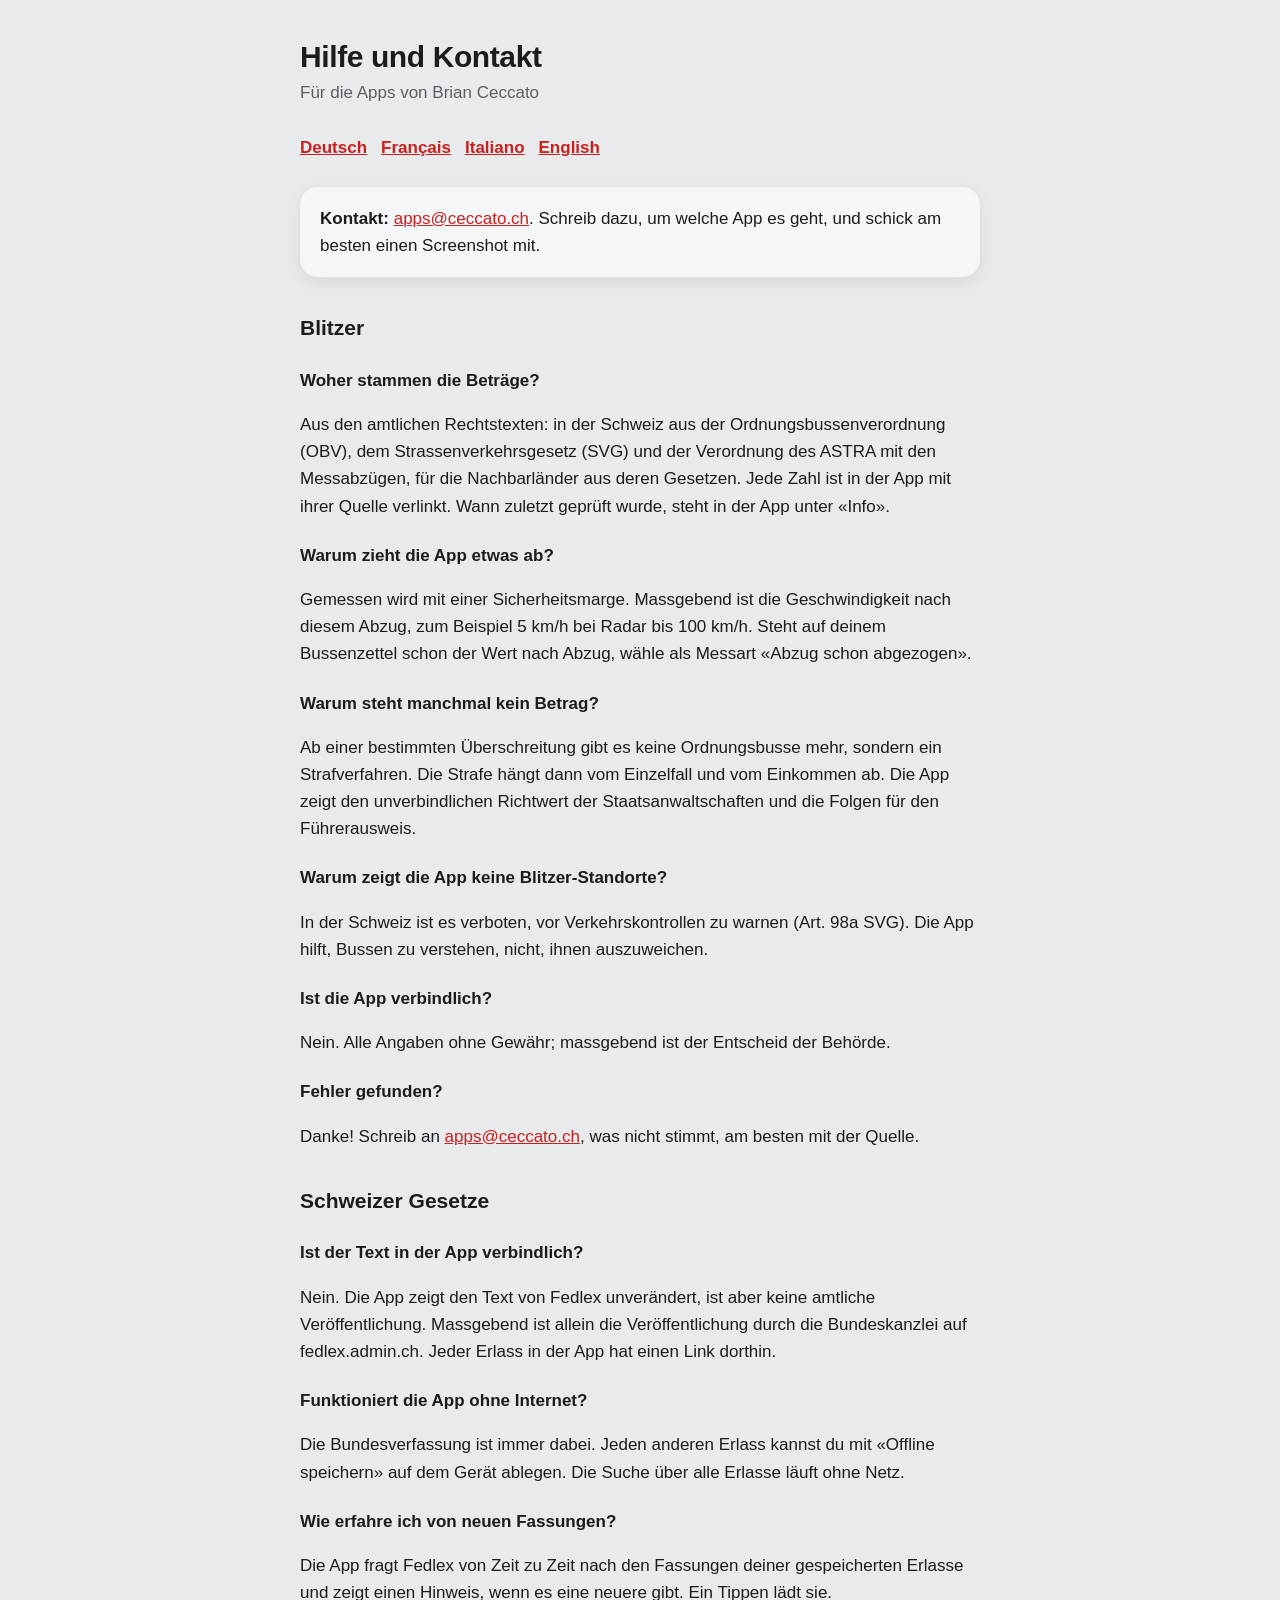
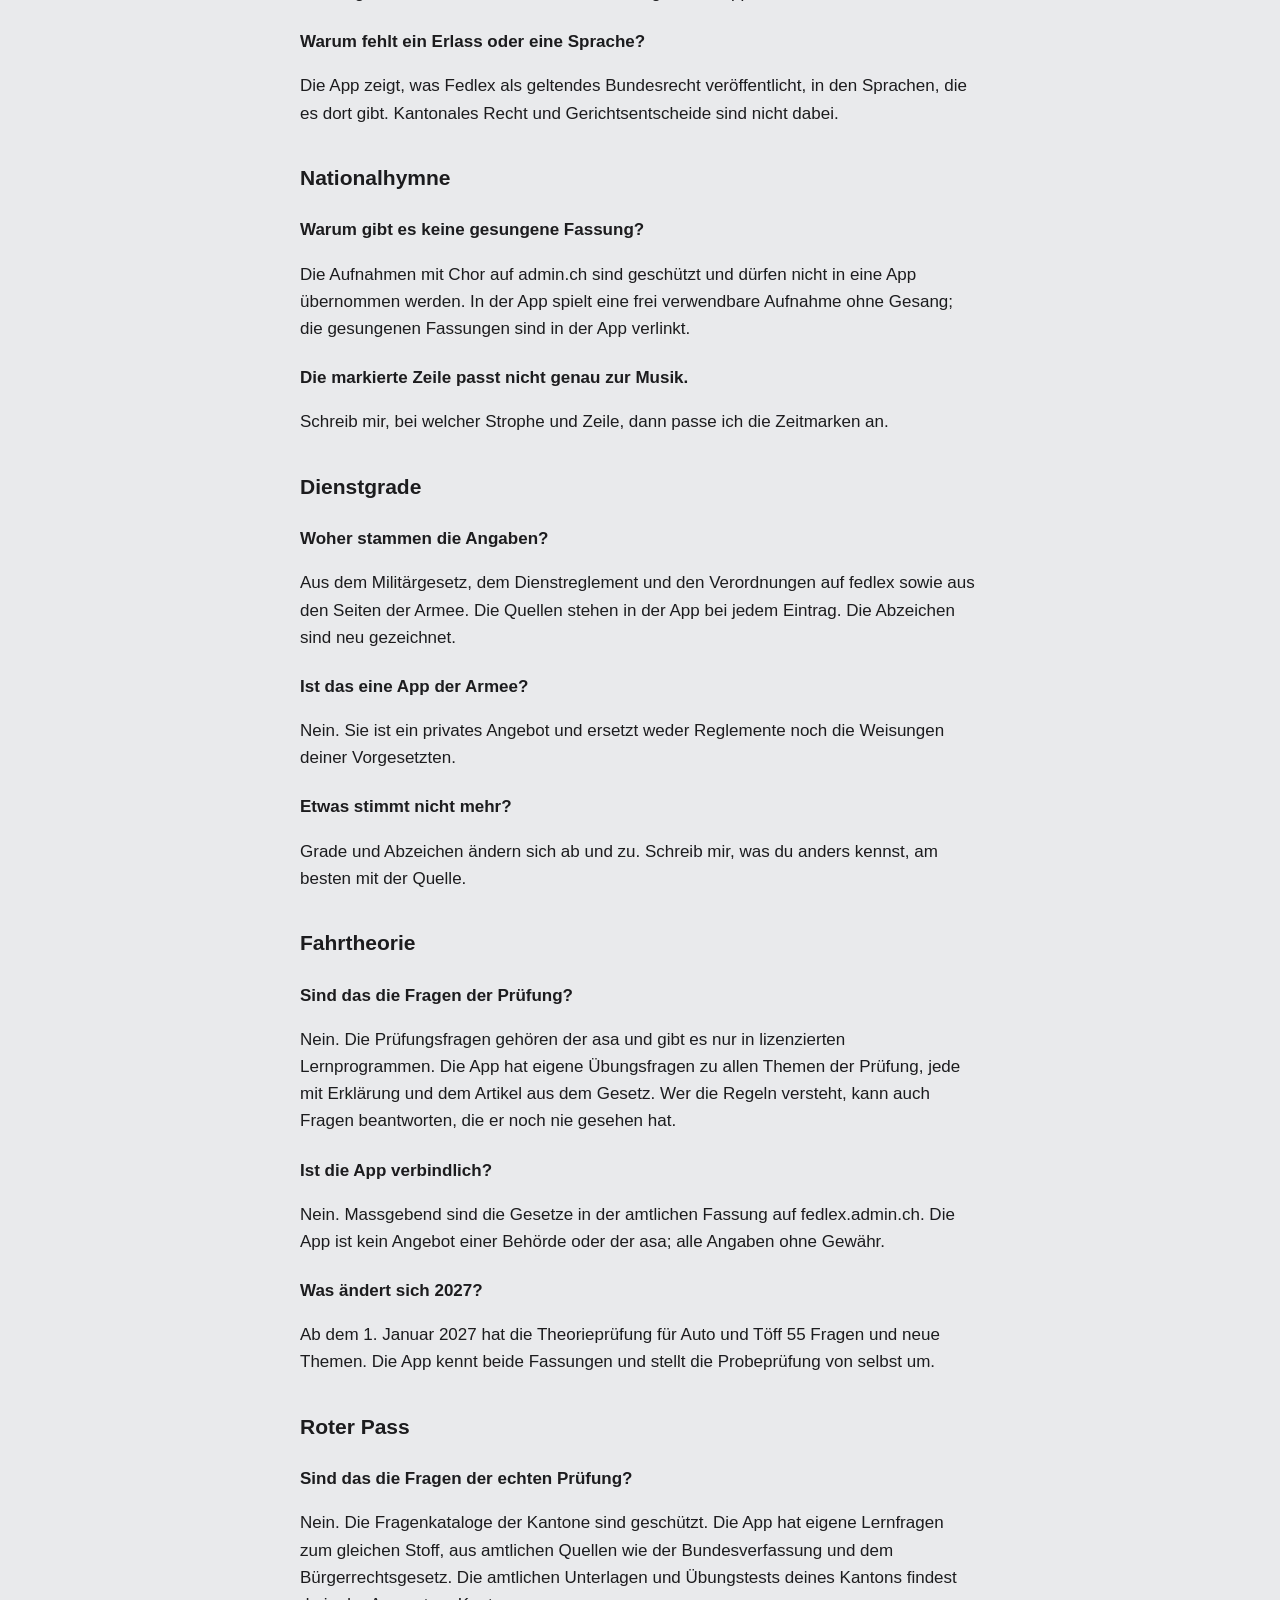
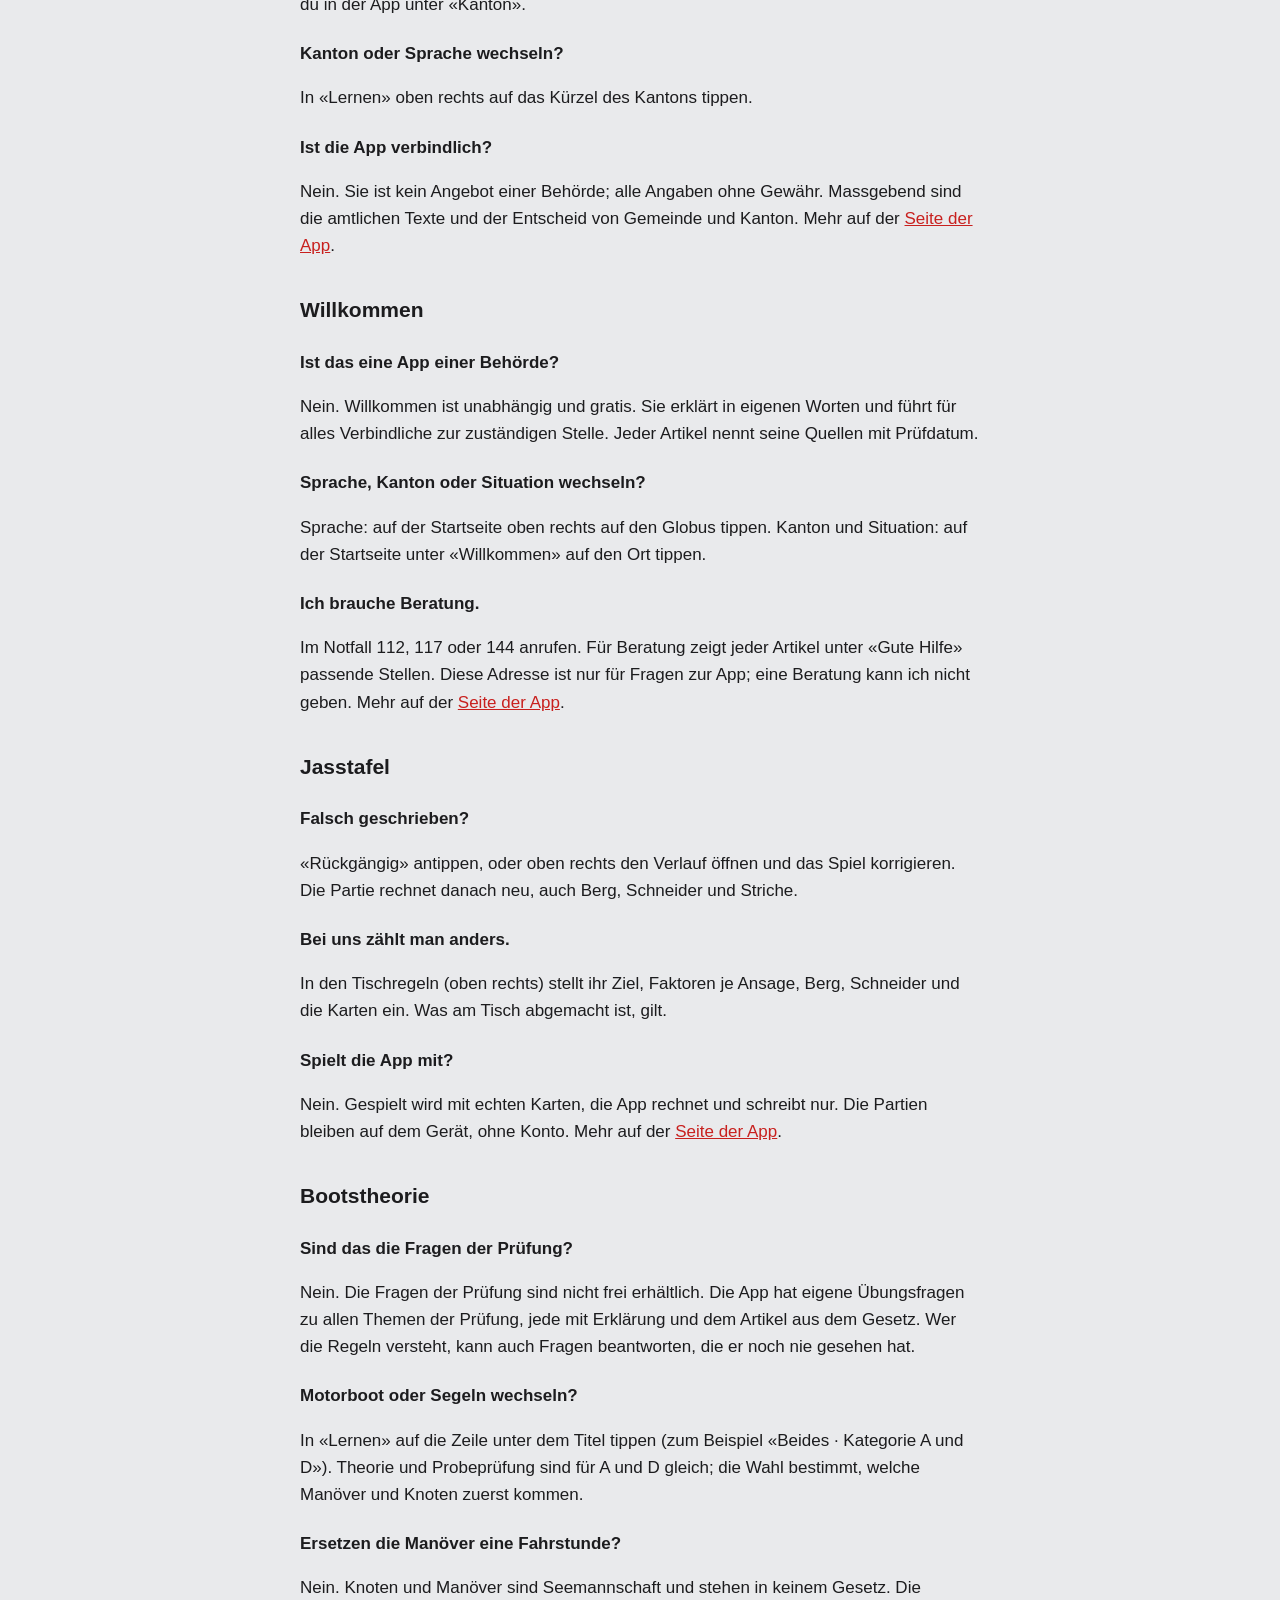
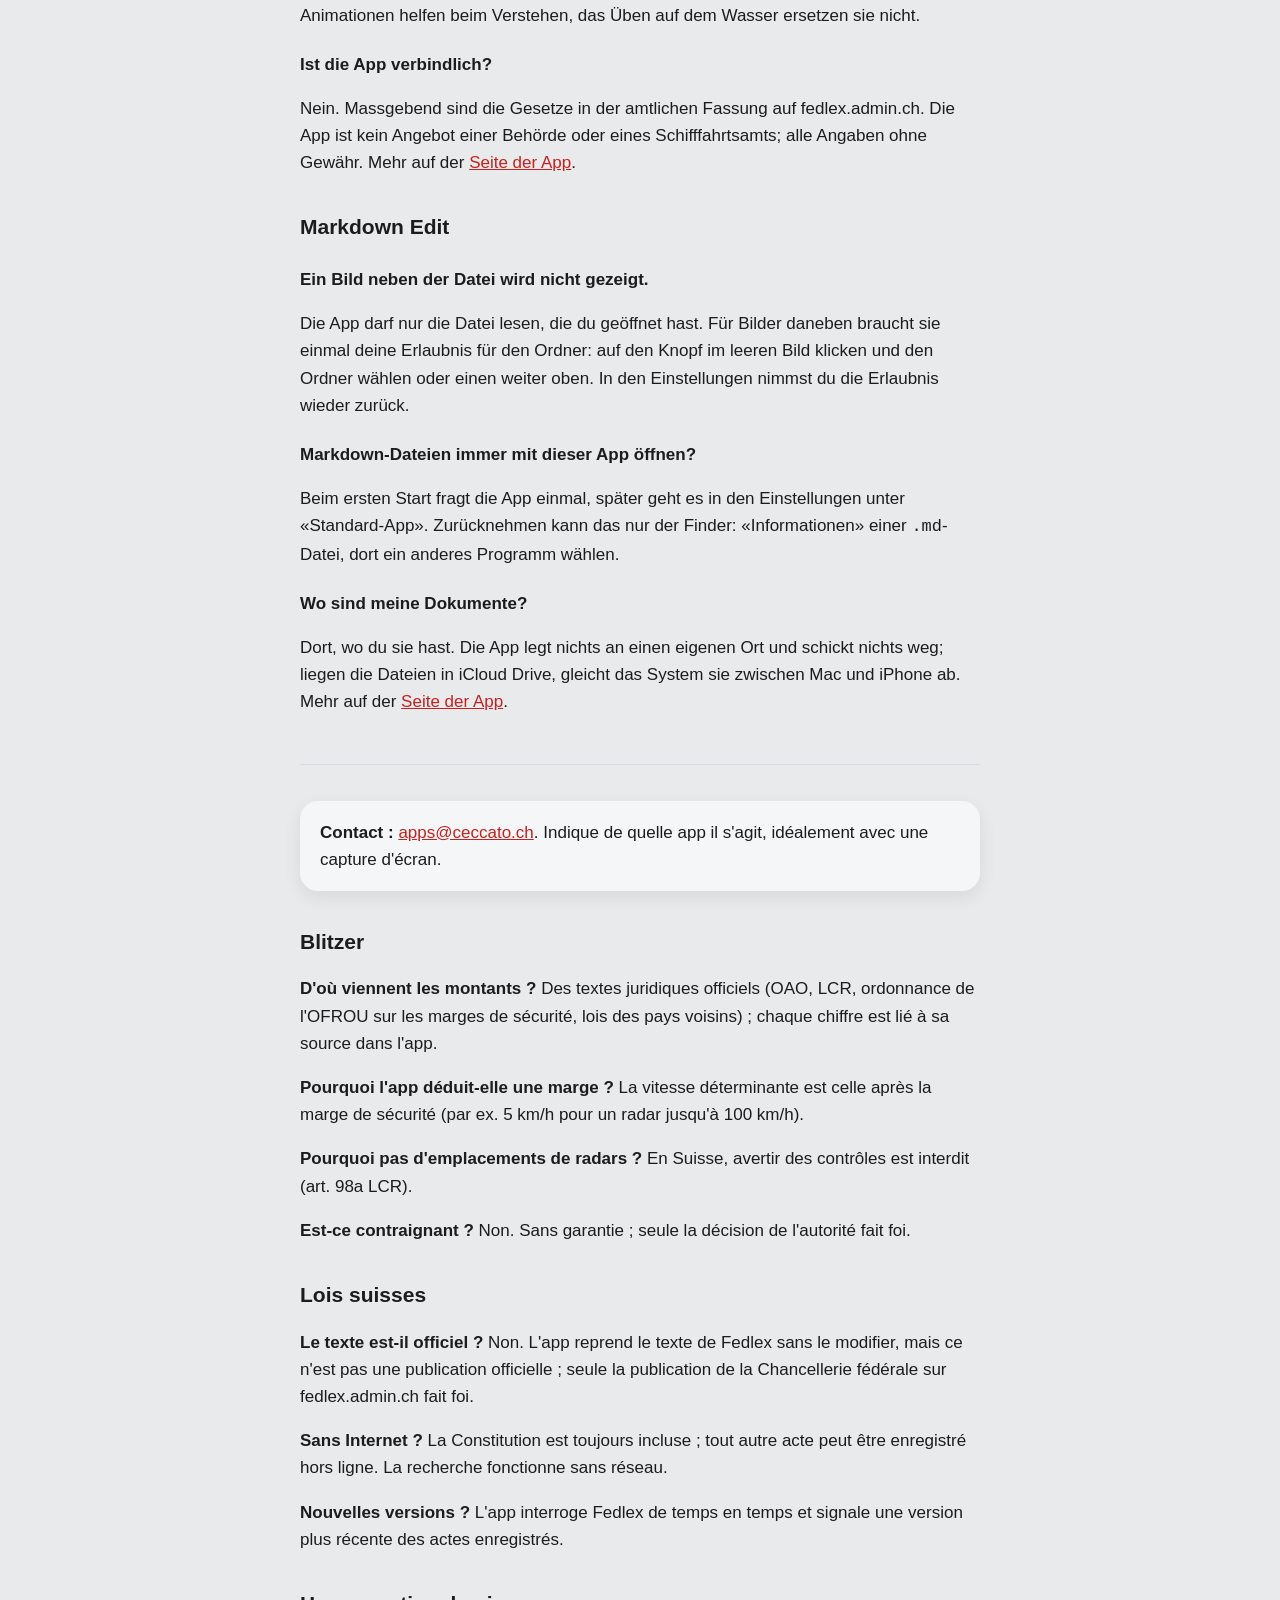
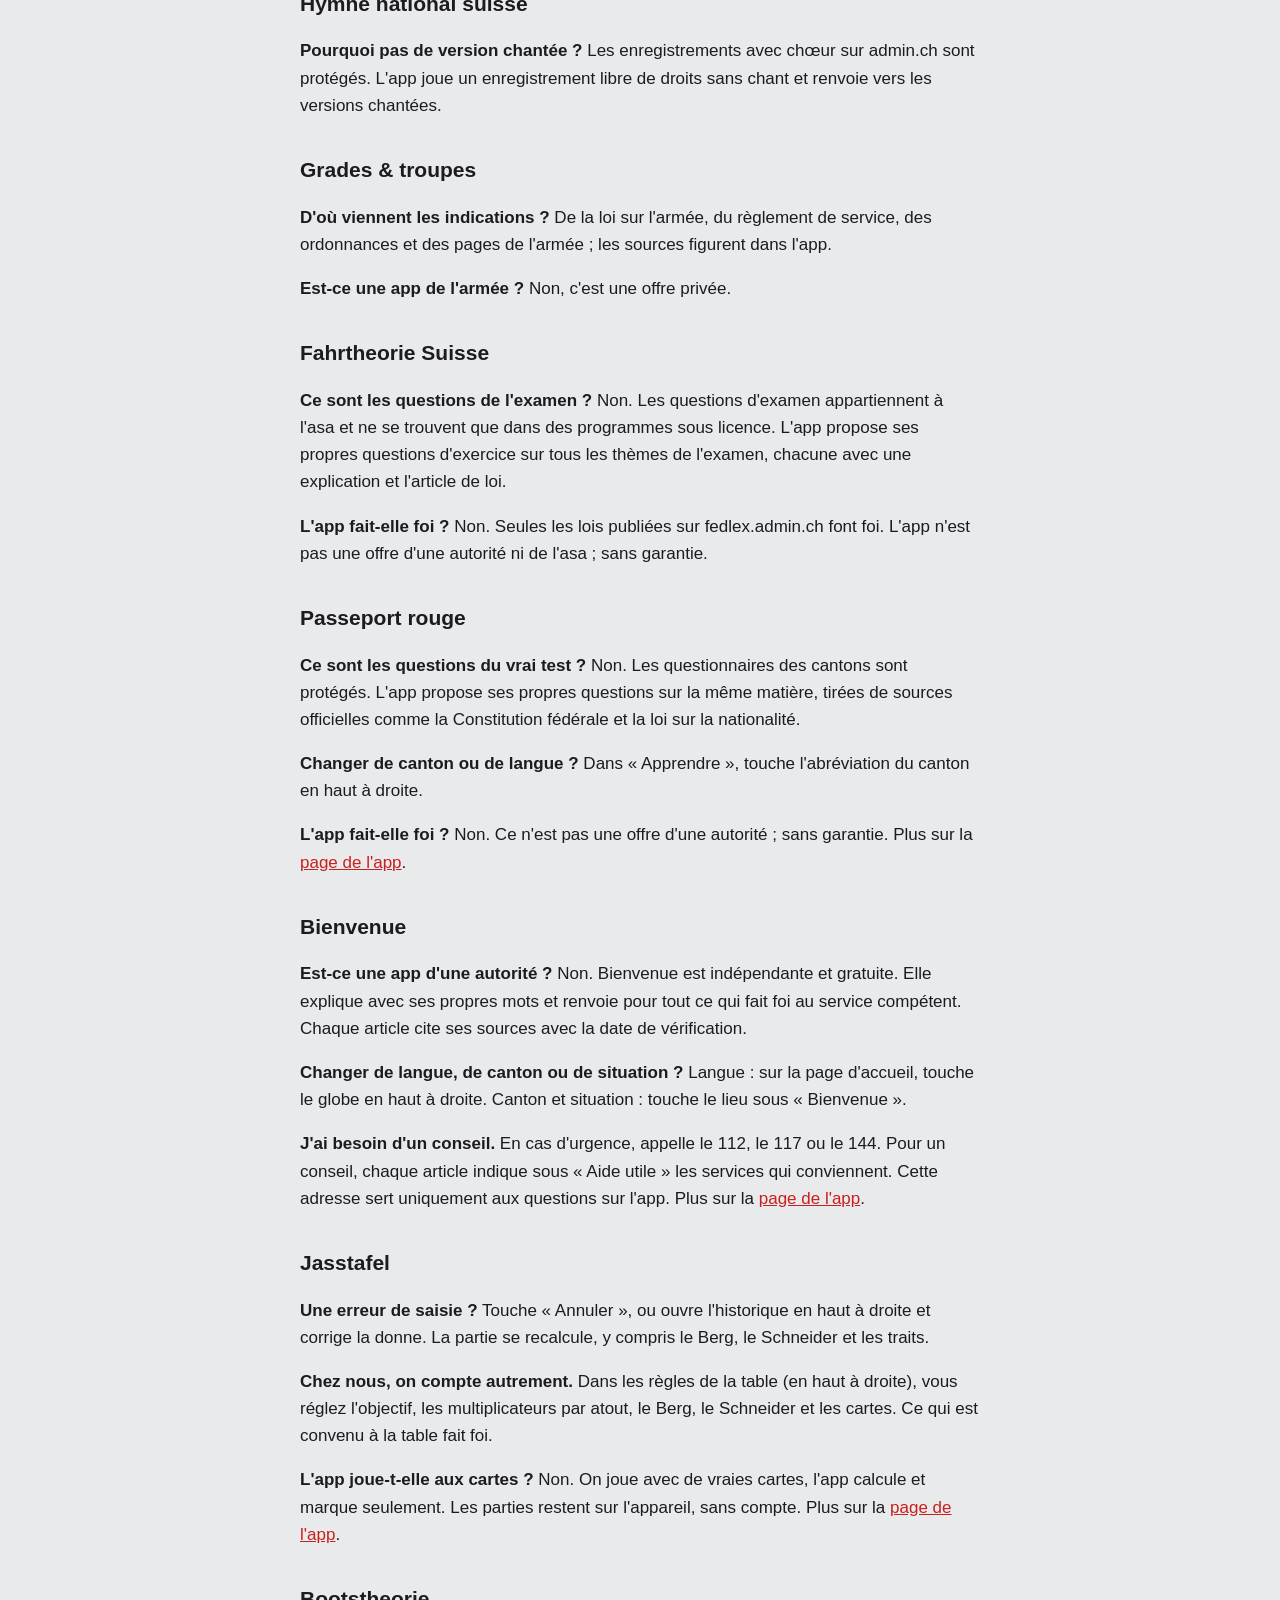
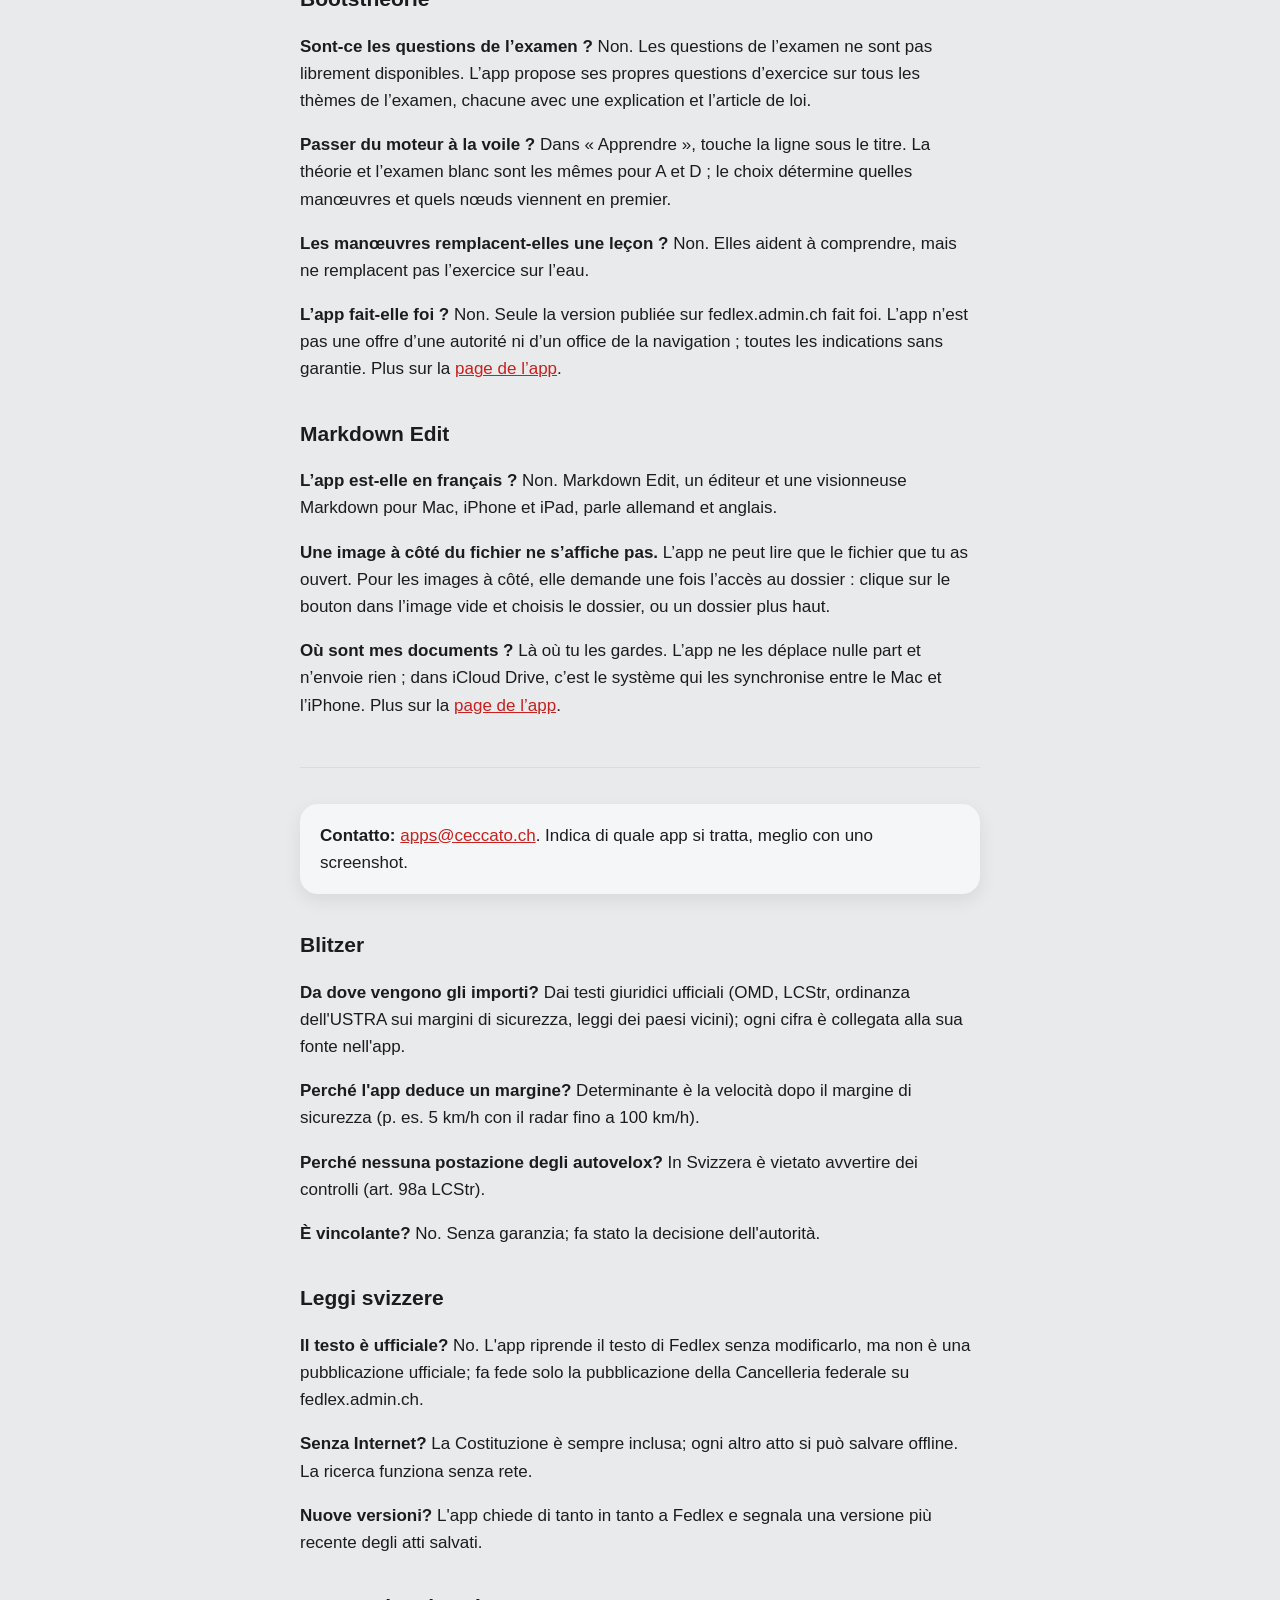
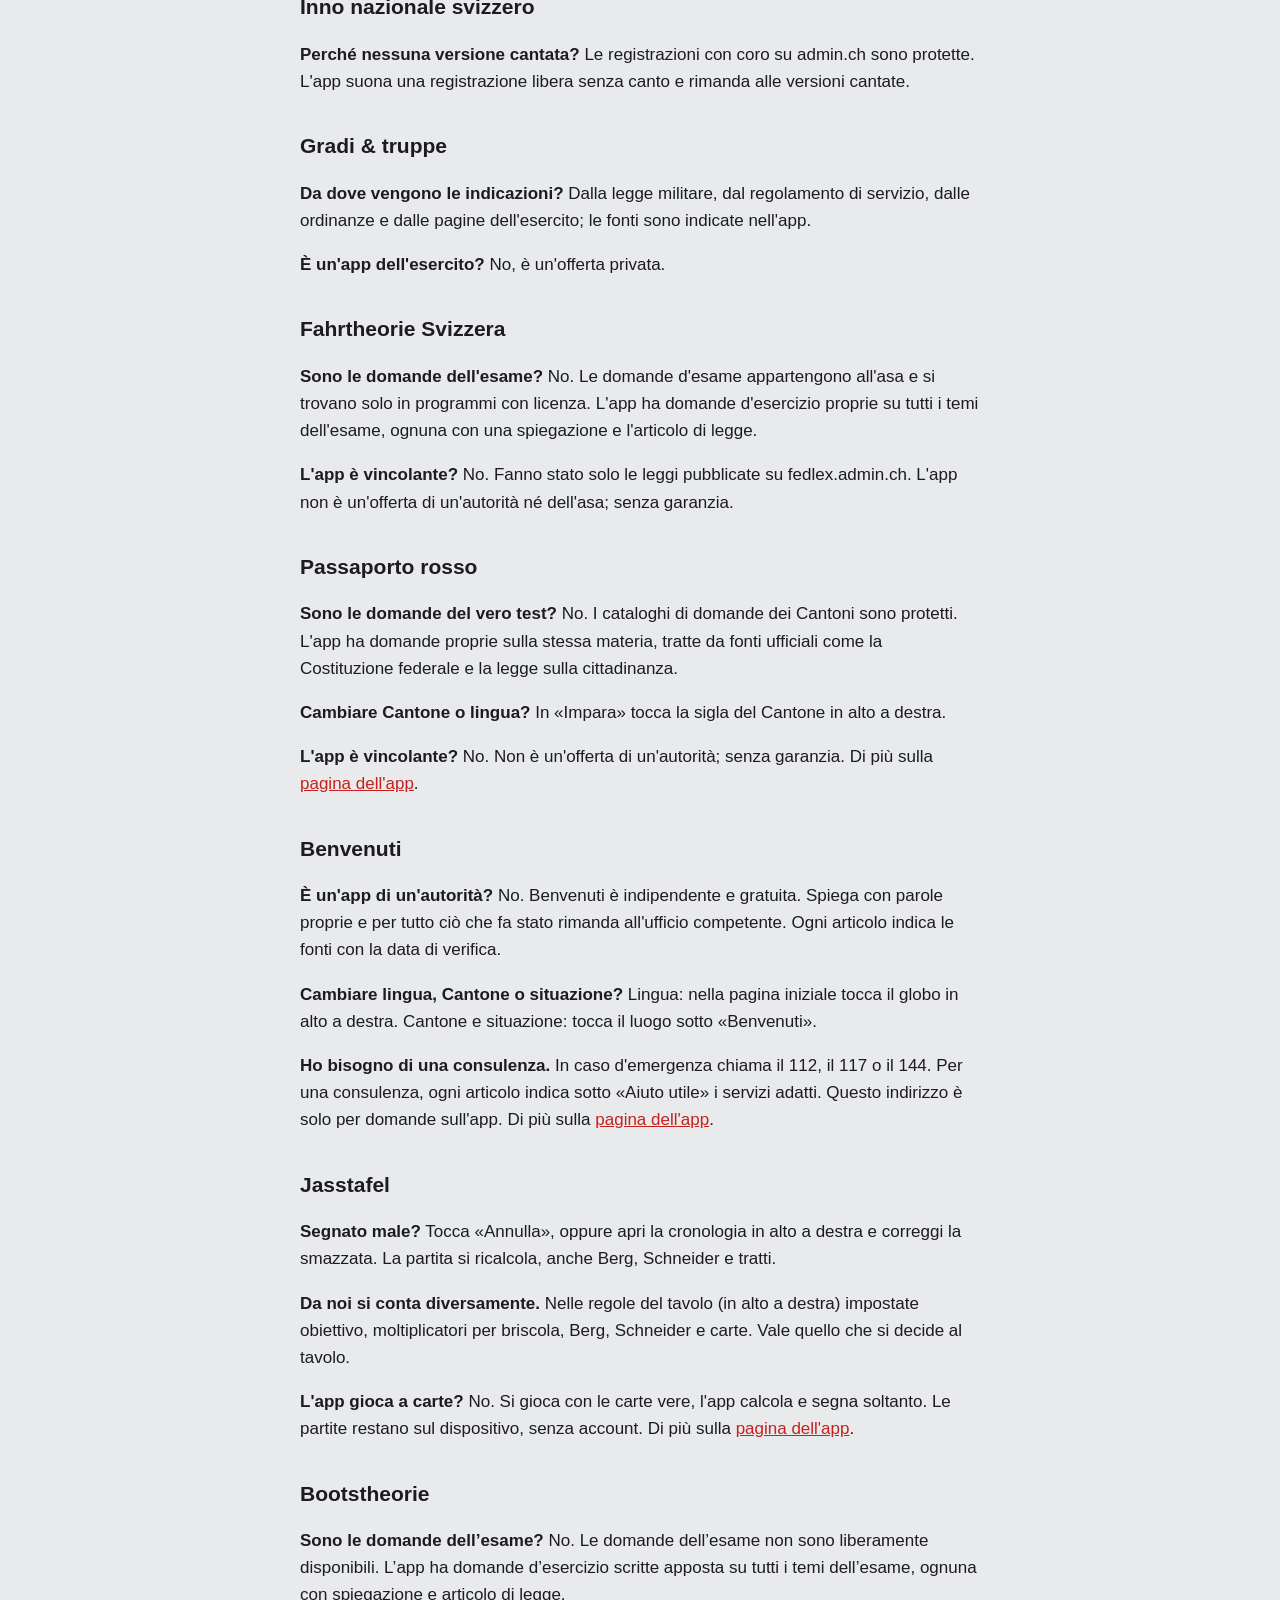
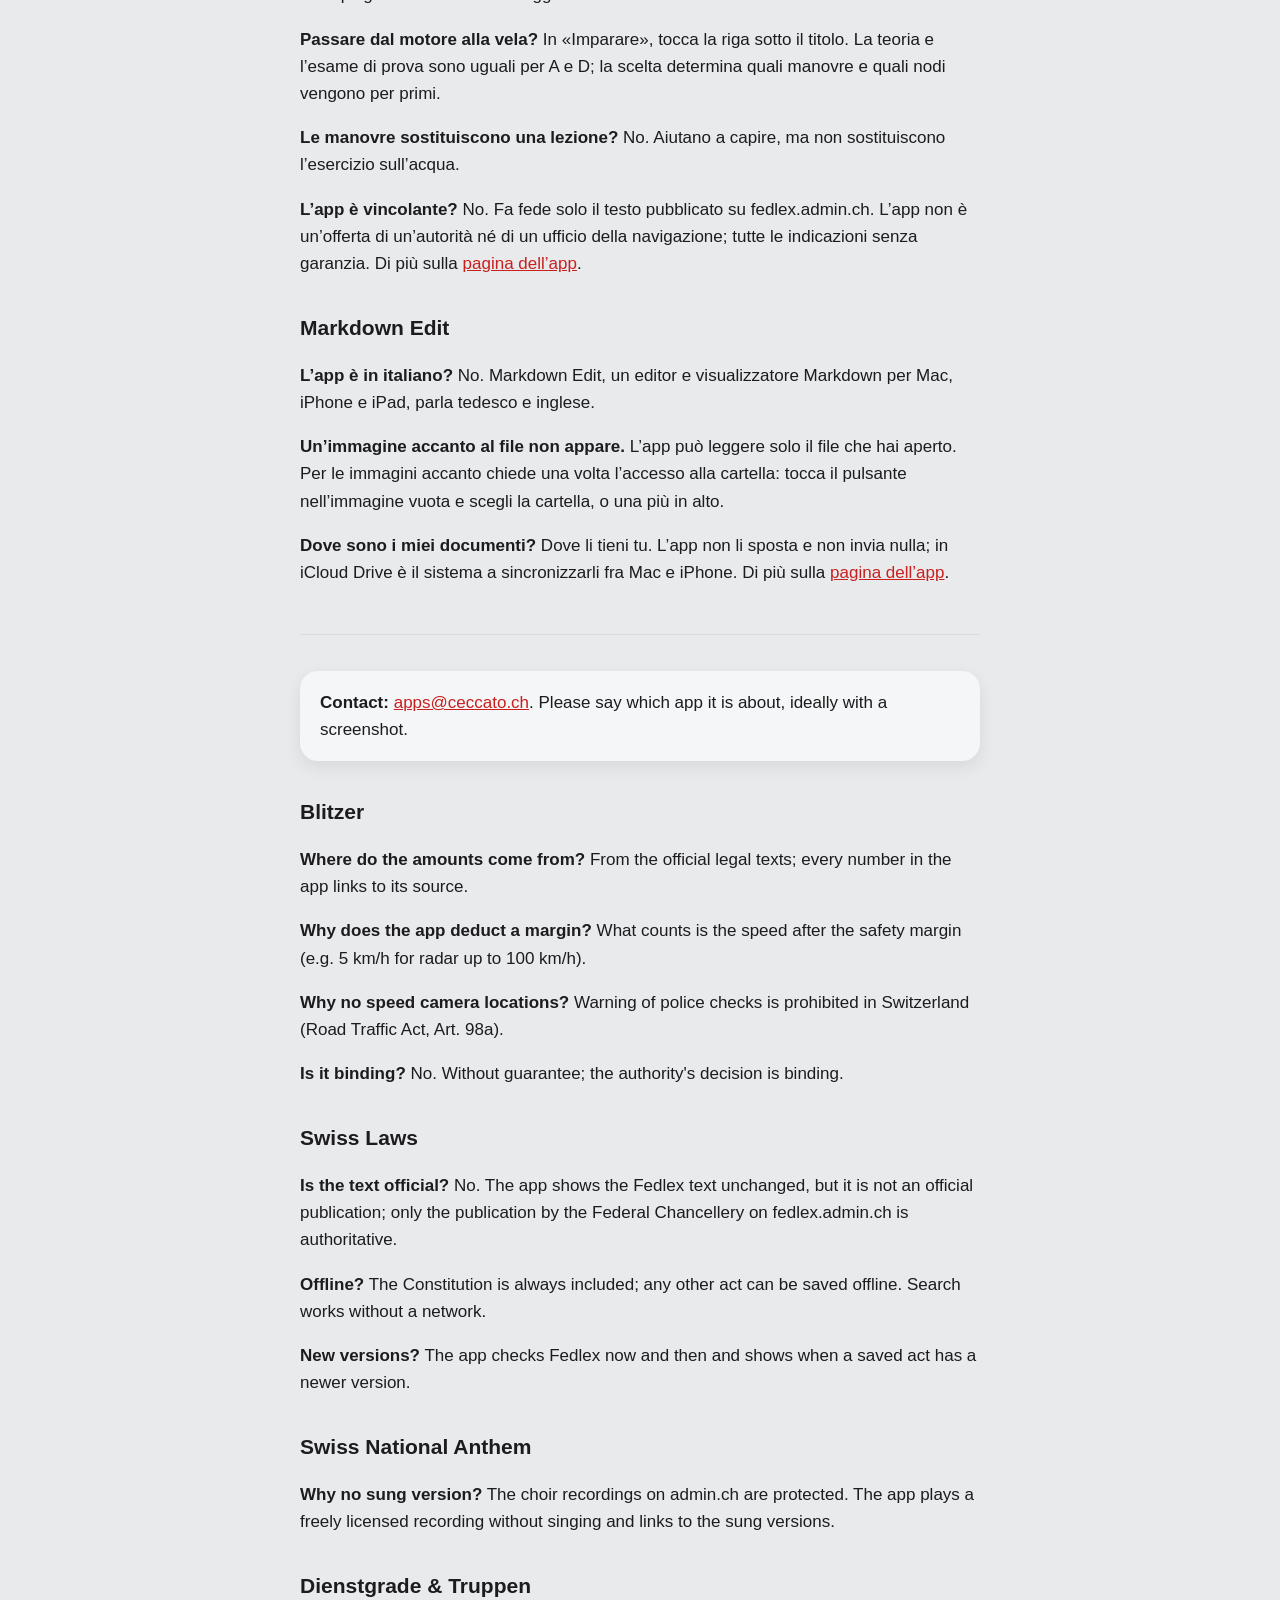
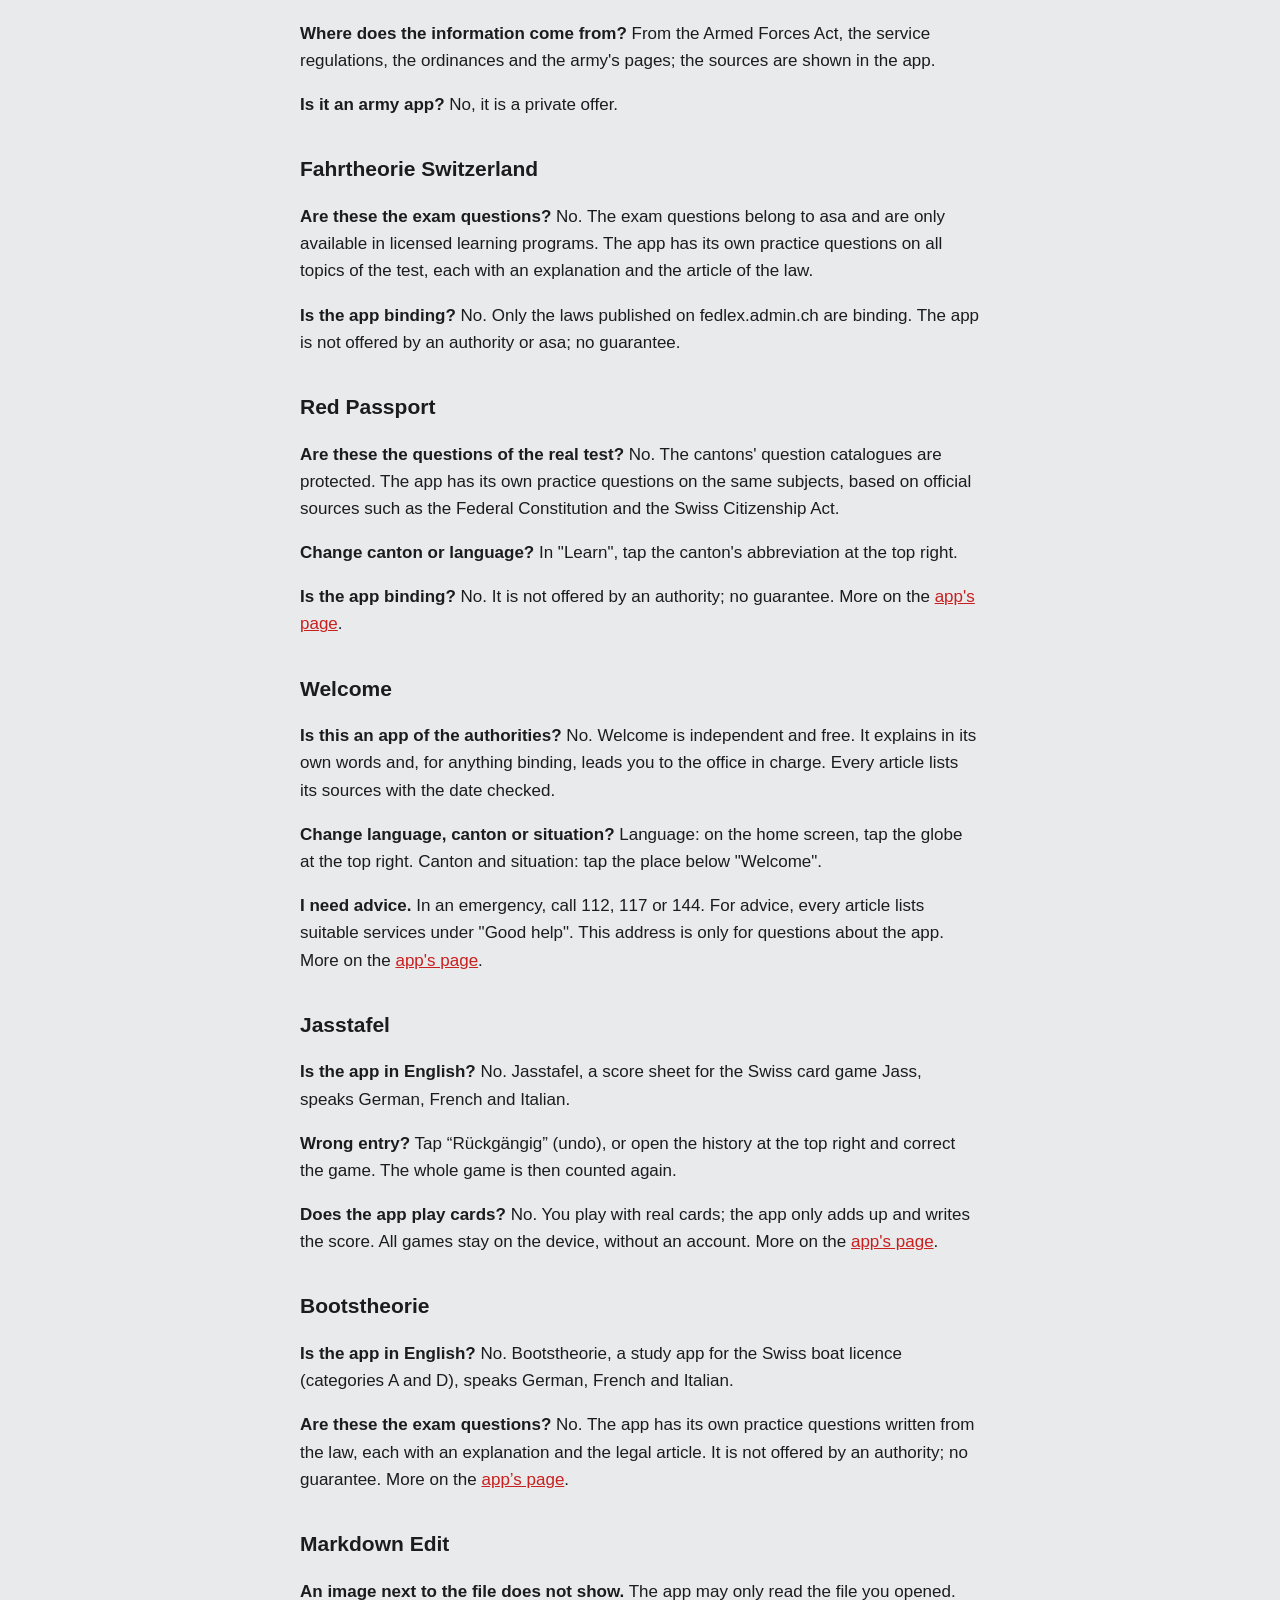
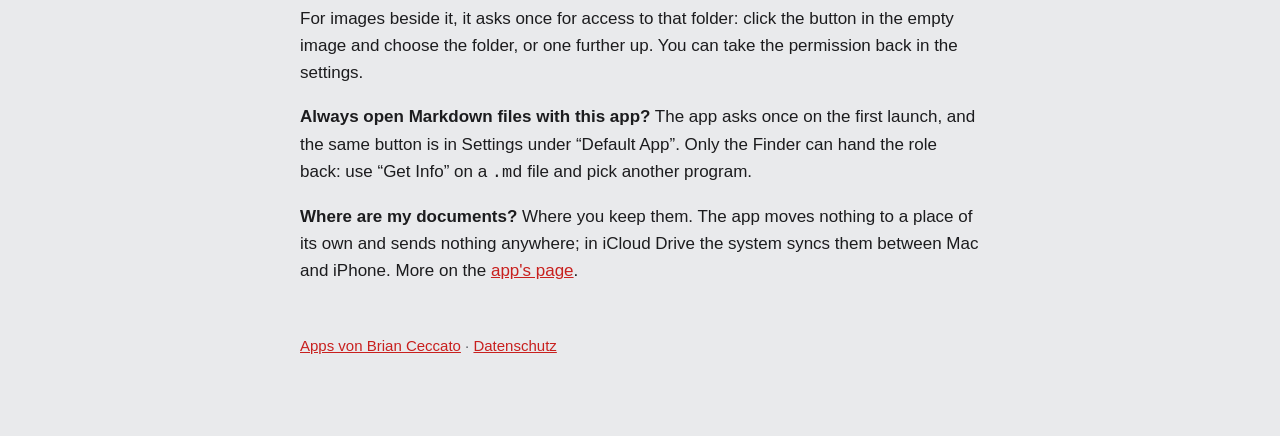
<file: apps/support.html>
<!DOCTYPE html>
<html lang="de">
<head>
<meta charset="utf-8">
<meta name="viewport" content="width=device-width, initial-scale=1">
<title>Hilfe und Kontakt · Apps von Brian Ceccato</title>
<link rel="stylesheet" href="style.css">
<link rel="icon" href="favicon.png">
<link rel="apple-touch-icon" href="apple-touch-icon.png">
</head>
<body>
<div class="wrap">
<header>
  <div>
    <h1>Hilfe und Kontakt</h1>
    <p class="lead">Für die Apps von Brian Ceccato</p>
  </div>
</header>
<nav class="langs"><a href="#de">Deutsch</a><a href="#fr">Français</a><a href="#it">Italiano</a><a href="#en">English</a></nav>

<section id="de" lang="de">
  <div class="card"><strong>Kontakt:</strong> <a href="mailto:apps@ceccato.ch">apps@ceccato.ch</a>.
  Schreib dazu, um welche App es geht, und schick am besten einen Screenshot mit.</div>

  <h2>Blitzer</h2>
  <h3>Woher stammen die Beträge?</h3>
  <p>Aus den amtlichen Rechtstexten: in der Schweiz aus der Ordnungsbussenverordnung (OBV), dem
  Strassenverkehrsgesetz (SVG) und der Verordnung des ASTRA mit den Messabzügen, für die Nachbarländer
  aus deren Gesetzen. Jede Zahl ist in der App mit ihrer Quelle verlinkt. Wann zuletzt geprüft wurde,
  steht in der App unter «Info».</p>
  <h3>Warum zieht die App etwas ab?</h3>
  <p>Gemessen wird mit einer Sicherheitsmarge. Massgebend ist die Geschwindigkeit nach diesem Abzug,
  zum Beispiel 5 km/h bei Radar bis 100 km/h. Steht auf deinem Bussenzettel schon der Wert nach Abzug,
  wähle als Messart «Abzug schon abgezogen».</p>
  <h3>Warum steht manchmal kein Betrag?</h3>
  <p>Ab einer bestimmten Überschreitung gibt es keine Ordnungsbusse mehr, sondern ein Strafverfahren.
  Die Strafe hängt dann vom Einzelfall und vom Einkommen ab. Die App zeigt den unverbindlichen
  Richtwert der Staatsanwaltschaften und die Folgen für den Führerausweis.</p>
  <h3>Warum zeigt die App keine Blitzer-Standorte?</h3>
  <p>In der Schweiz ist es verboten, vor Verkehrskontrollen zu warnen (Art. 98a SVG). Die App hilft,
  Bussen zu verstehen, nicht, ihnen auszuweichen.</p>
  <h3>Ist die App verbindlich?</h3>
  <p>Nein. Alle Angaben ohne Gewähr; massgebend ist der Entscheid der Behörde.</p>
  <h3>Fehler gefunden?</h3>
  <p>Danke! Schreib an <a href="mailto:apps@ceccato.ch">apps@ceccato.ch</a>, was nicht stimmt, am besten
  mit der Quelle.</p>

  <h2>Schweizer Gesetze</h2>
  <h3>Ist der Text in der App verbindlich?</h3>
  <p>Nein. Die App zeigt den Text von Fedlex unverändert, ist aber keine amtliche Veröffentlichung.
  Massgebend ist allein die Veröffentlichung durch die Bundeskanzlei auf fedlex.admin.ch. Jeder
  Erlass in der App hat einen Link dorthin.</p>
  <h3>Funktioniert die App ohne Internet?</h3>
  <p>Die Bundesverfassung ist immer dabei. Jeden anderen Erlass kannst du mit «Offline speichern»
  auf dem Gerät ablegen. Die Suche über alle Erlasse läuft ohne Netz.</p>
  <h3>Wie erfahre ich von neuen Fassungen?</h3>
  <p>Die App fragt Fedlex von Zeit zu Zeit nach den Fassungen deiner gespeicherten Erlasse und zeigt
  einen Hinweis, wenn es eine neuere gibt. Ein Tippen lädt sie.</p>
  <h3>Warum fehlt ein Erlass oder eine Sprache?</h3>
  <p>Die App zeigt, was Fedlex als geltendes Bundesrecht veröffentlicht, in den Sprachen, die es dort
  gibt. Kantonales Recht und Gerichtsentscheide sind nicht dabei.</p>

  <h2>Nationalhymne</h2>
  <h3>Warum gibt es keine gesungene Fassung?</h3>
  <p>Die Aufnahmen mit Chor auf admin.ch sind geschützt und dürfen nicht in eine App übernommen
  werden. In der App spielt eine frei verwendbare Aufnahme ohne Gesang; die gesungenen Fassungen
  sind in der App verlinkt.</p>
  <h3>Die markierte Zeile passt nicht genau zur Musik.</h3>
  <p>Schreib mir, bei welcher Strophe und Zeile, dann passe ich die Zeitmarken an.</p>

  <h2>Dienstgrade</h2>
  <h3>Woher stammen die Angaben?</h3>
  <p>Aus dem Militärgesetz, dem Dienstreglement und den Verordnungen auf fedlex sowie aus den
  Seiten der Armee. Die Quellen stehen in der App bei jedem Eintrag. Die Abzeichen sind neu
  gezeichnet.</p>
  <h3>Ist das eine App der Armee?</h3>
  <p>Nein. Sie ist ein privates Angebot und ersetzt weder Reglemente noch die Weisungen deiner
  Vorgesetzten.</p>
  <h3>Etwas stimmt nicht mehr?</h3>
  <p>Grade und Abzeichen ändern sich ab und zu. Schreib mir, was du anders kennst, am besten mit
  der Quelle.</p>

  <h2>Fahrtheorie</h2>
  <h3>Sind das die Fragen der Prüfung?</h3>
  <p>Nein. Die Prüfungsfragen gehören der asa und gibt es nur in lizenzierten Lernprogrammen. Die App
  hat eigene Übungsfragen zu allen Themen der Prüfung, jede mit Erklärung und dem Artikel aus dem Gesetz. Wer die
  Regeln versteht, kann auch Fragen beantworten, die er noch nie gesehen hat.</p>
  <h3>Ist die App verbindlich?</h3>
  <p>Nein. Massgebend sind die Gesetze in der amtlichen Fassung auf fedlex.admin.ch. Die App ist kein
  Angebot einer Behörde oder der asa; alle Angaben ohne Gewähr.</p>
  <h3>Was ändert sich 2027?</h3>
  <p>Ab dem 1. Januar 2027 hat die Theorieprüfung für Auto und Töff 55 Fragen und neue Themen. Die
  App kennt beide Fassungen und stellt die Probeprüfung von selbst um.</p>

  <h2>Roter Pass</h2>
  <h3>Sind das die Fragen der echten Prüfung?</h3>
  <p>Nein. Die Fragenkataloge der Kantone sind geschützt. Die App hat eigene Lernfragen zum gleichen
  Stoff, aus amtlichen Quellen wie der Bundesverfassung und dem Bürgerrechtsgesetz. Die amtlichen
  Unterlagen und Übungstests deines Kantons findest du in der App unter «Kanton».</p>
  <h3>Kanton oder Sprache wechseln?</h3>
  <p>In «Lernen» oben rechts auf das Kürzel des Kantons tippen.</p>
  <h3>Ist die App verbindlich?</h3>
  <p>Nein. Sie ist kein Angebot einer Behörde; alle Angaben ohne Gewähr. Massgebend sind die amtlichen
  Texte und der Entscheid von Gemeinde und Kanton. Mehr auf der <a href="roter-pass.html">Seite der App</a>.</p>

  <h2>Willkommen</h2>
  <h3>Ist das eine App einer Behörde?</h3>
  <p>Nein. Willkommen ist unabhängig und gratis. Sie erklärt in eigenen Worten und führt für alles
  Verbindliche zur zuständigen Stelle. Jeder Artikel nennt seine Quellen mit Prüfdatum.</p>
  <h3>Sprache, Kanton oder Situation wechseln?</h3>
  <p>Sprache: auf der Startseite oben rechts auf den Globus tippen. Kanton und Situation: auf der
  Startseite unter «Willkommen» auf den Ort tippen.</p>
  <h3>Ich brauche Beratung.</h3>
  <p>Im Notfall 112, 117 oder 144 anrufen. Für Beratung zeigt jeder Artikel unter «Gute Hilfe» passende
  Stellen. Diese Adresse ist nur für Fragen zur App; eine Beratung kann ich nicht geben. Mehr auf der
  <a href="willkommen.html">Seite der App</a>.</p>

  <h2>Jasstafel</h2>
  <h3>Falsch geschrieben?</h3>
  <p>«Rückgängig» antippen, oder oben rechts den Verlauf öffnen und das Spiel korrigieren. Die Partie
  rechnet danach neu, auch Berg, Schneider und Striche.</p>
  <h3>Bei uns zählt man anders.</h3>
  <p>In den Tischregeln (oben rechts) stellt ihr Ziel, Faktoren je Ansage, Berg, Schneider und die Karten
  ein. Was am Tisch abgemacht ist, gilt.</p>
  <h3>Spielt die App mit?</h3>
  <p>Nein. Gespielt wird mit echten Karten, die App rechnet und schreibt nur. Die Partien bleiben auf dem
  Gerät, ohne Konto. Mehr auf der <a href="jasstafel.html">Seite der App</a>.</p>
  <h2 id="bootstheorie">Bootstheorie</h2>
  <h3>Sind das die Fragen der Prüfung?</h3>
  <p>Nein. Die Fragen der Prüfung sind nicht frei erhältlich. Die App hat eigene Übungsfragen zu allen
  Themen der Prüfung, jede mit Erklärung und dem Artikel aus dem Gesetz. Wer die Regeln versteht, kann
  auch Fragen beantworten, die er noch nie gesehen hat.</p>
  <h3>Motorboot oder Segeln wechseln?</h3>
  <p>In «Lernen» auf die Zeile unter dem Titel tippen (zum Beispiel «Beides · Kategorie A und D»).
  Theorie und Probeprüfung sind für A und D gleich; die Wahl bestimmt, welche Manöver und Knoten zuerst
  kommen.</p>
  <h3>Ersetzen die Manöver eine Fahrstunde?</h3>
  <p>Nein. Knoten und Manöver sind Seemannschaft und stehen in keinem Gesetz. Die Animationen helfen beim
  Verstehen, das Üben auf dem Wasser ersetzen sie nicht.</p>
  <h3>Ist die App verbindlich?</h3>
  <p>Nein. Massgebend sind die Gesetze in der amtlichen Fassung auf fedlex.admin.ch. Die App ist kein
  Angebot einer Behörde oder eines Schifffahrtsamts; alle Angaben ohne Gewähr. Mehr auf der
  <a href="bootstheorie.html">Seite der App</a>.</p>
  <h2 id="markdown-edit">Markdown Edit</h2>
  <h3>Ein Bild neben der Datei wird nicht gezeigt.</h3>
  <p>Die App darf nur die Datei lesen, die du geöffnet hast. Für Bilder daneben braucht sie einmal
  deine Erlaubnis für den Ordner: auf den Knopf im leeren Bild klicken und den Ordner wählen oder
  einen weiter oben. In den Einstellungen nimmst du die Erlaubnis wieder zurück.</p>
  <h3>Markdown-Dateien immer mit dieser App öffnen?</h3>
  <p>Beim ersten Start fragt die App einmal, später geht es in den Einstellungen unter
  «Standard-App». Zurücknehmen kann das nur der Finder: «Informationen» einer
  <code>.md</code>-Datei, dort ein anderes Programm wählen.</p>
  <h3>Wo sind meine Dokumente?</h3>
  <p>Dort, wo du sie hast. Die App legt nichts an einen eigenen Ort und schickt nichts weg; liegen
  die Dateien in iCloud Drive, gleicht das System sie zwischen Mac und iPhone ab. Mehr auf der
  <a href="markdown-edit.html#hilfe">Seite der App</a>.</p>
</section>
<hr>
<section id="fr" lang="fr">
  <div class="card"><strong>Contact&nbsp;:</strong> <a href="mailto:apps@ceccato.ch">apps@ceccato.ch</a>.
  Indique de quelle app il s'agit, idéalement avec une capture d'écran.</div>
  <h2>Blitzer</h2>
  <p><strong>D'où viennent les montants&nbsp;?</strong> Des textes juridiques officiels (OAO, LCR,
  ordonnance de l'OFROU sur les marges de sécurité, lois des pays voisins)&nbsp;; chaque chiffre est lié à
  sa source dans l'app.</p>
  <p><strong>Pourquoi l'app déduit-elle une marge&nbsp;?</strong> La vitesse déterminante est celle après
  la marge de sécurité (par ex. 5 km/h pour un radar jusqu'à 100 km/h).</p>
  <p><strong>Pourquoi pas d'emplacements de radars&nbsp;?</strong> En Suisse, avertir des contrôles est
  interdit (art. 98a LCR).</p>
  <p><strong>Est-ce contraignant&nbsp;?</strong> Non. Sans garantie&nbsp;; seule la décision de l'autorité
  fait foi.</p>

  <h2>Lois suisses</h2>
  <p><strong>Le texte est-il officiel&nbsp;?</strong> Non. L'app reprend le texte de Fedlex sans le
  modifier, mais ce n'est pas une publication officielle&nbsp;; seule la publication de la Chancellerie
  fédérale sur fedlex.admin.ch fait foi.</p>
  <p><strong>Sans Internet&nbsp;?</strong> La Constitution est toujours incluse&nbsp;; tout autre acte peut
  être enregistré hors ligne. La recherche fonctionne sans réseau.</p>
  <p><strong>Nouvelles versions&nbsp;?</strong> L'app interroge Fedlex de temps en temps et signale une
  version plus récente des actes enregistrés.</p>

  <h2>Hymne national suisse</h2>
  <p><strong>Pourquoi pas de version chantée&nbsp;?</strong> Les enregistrements avec chœur sur admin.ch
  sont protégés. L'app joue un enregistrement libre de droits sans chant et renvoie vers les versions
  chantées.</p>

  <h2>Grades &amp; troupes</h2>
  <p><strong>D'où viennent les indications&nbsp;?</strong> De la loi sur l'armée, du règlement de
  service, des ordonnances et des pages de l'armée&nbsp;; les sources figurent dans l'app.</p>
  <p><strong>Est-ce une app de l'armée&nbsp;?</strong> Non, c'est une offre privée.</p>
  <h2>Fahrtheorie Suisse</h2>
  <p><strong>Ce sont les questions de l'examen&nbsp;?</strong> Non. Les questions d'examen
  appartiennent à l'asa et ne se trouvent que dans des programmes sous licence. L'app propose ses
  propres questions d'exercice sur tous les thèmes de l'examen, chacune avec une explication et l'article de loi.</p>
  <p><strong>L'app fait-elle foi&nbsp;?</strong> Non. Seules les lois publiées sur fedlex.admin.ch font
  foi. L'app n'est pas une offre d'une autorité ni de l'asa&nbsp;; sans garantie.</p>
  <h2>Passeport rouge</h2>
  <p><strong>Ce sont les questions du vrai test&nbsp;?</strong> Non. Les questionnaires des cantons sont
  protégés. L'app propose ses propres questions sur la même matière, tirées de sources officielles comme
  la Constitution fédérale et la loi sur la nationalité.</p>
  <p><strong>Changer de canton ou de langue&nbsp;?</strong> Dans «&nbsp;Apprendre&nbsp;», touche l'abréviation
  du canton en haut à droite.</p>
  <p><strong>L'app fait-elle foi&nbsp;?</strong> Non. Ce n'est pas une offre d'une autorité&nbsp;; sans garantie.
  Plus sur la <a href="roter-pass.html#fr">page de l'app</a>.</p>

  <h2>Bienvenue</h2>
  <p><strong>Est-ce une app d'une autorité&nbsp;?</strong> Non. Bienvenue est indépendante et gratuite. Elle
  explique avec ses propres mots et renvoie pour tout ce qui fait foi au service compétent. Chaque
  article cite ses sources avec la date de vérification.</p>
  <p><strong>Changer de langue, de canton ou de situation&nbsp;?</strong> Langue&nbsp;: sur la page d'accueil,
  touche le globe en haut à droite. Canton et situation&nbsp;: touche le lieu sous «&nbsp;Bienvenue&nbsp;».</p>
  <p><strong>J'ai besoin d'un conseil.</strong> En cas d'urgence, appelle le 112, le 117 ou le 144. Pour un
  conseil, chaque article indique sous «&nbsp;Aide utile&nbsp;» les services qui conviennent. Cette adresse
  sert uniquement aux questions sur l'app. Plus sur la <a href="willkommen.html#fr">page de l'app</a>.</p>

  <h2>Jasstafel</h2>
  <p><strong>Une erreur de saisie&nbsp;?</strong> Touche «&nbsp;Annuler&nbsp;», ou ouvre l'historique en haut à
  droite et corrige la donne. La partie se recalcule, y compris le Berg, le Schneider et les traits.</p>
  <p><strong>Chez nous, on compte autrement.</strong> Dans les règles de la table (en haut à droite), vous
  réglez l'objectif, les multiplicateurs par atout, le Berg, le Schneider et les cartes. Ce qui est convenu
  à la table fait foi.</p>
  <p><strong>L'app joue-t-elle aux cartes&nbsp;?</strong> Non. On joue avec de vraies cartes, l'app calcule et
  marque seulement. Les parties restent sur l'appareil, sans compte. Plus sur la
  <a href="jasstafel.html#fr">page de l'app</a>.</p>
  <h2 id="bootstheorie-fr">Bootstheorie</h2>
  <p><strong>Sont-ce les questions de l’examen&nbsp;?</strong> Non. Les questions de l’examen ne sont pas
  librement disponibles. L’app propose ses propres questions d’exercice sur tous les thèmes de l’examen,
  chacune avec une explication et l’article de loi.</p>
  <p><strong>Passer du moteur à la voile&nbsp;?</strong> Dans «&nbsp;Apprendre&nbsp;», touche la ligne sous le
  titre. La théorie et l’examen blanc sont les mêmes pour A et D&nbsp;; le choix détermine quelles manœuvres
  et quels nœuds viennent en premier.</p>
  <p><strong>Les manœuvres remplacent-elles une leçon&nbsp;?</strong> Non. Elles aident à comprendre, mais ne
  remplacent pas l’exercice sur l’eau.</p>
  <p><strong>L’app fait-elle foi&nbsp;?</strong> Non. Seule la version publiée sur fedlex.admin.ch fait foi.
  L’app n’est pas une offre d’une autorité ni d’un office de la navigation&nbsp;; toutes les indications
  sans garantie. Plus sur la <a href="bootstheorie.html#fr">page de l’app</a>.</p>
  <h2 id="markdown-edit-fr">Markdown Edit</h2>
  <p><strong>L’app est-elle en français&nbsp;?</strong> Non. Markdown Edit, un éditeur et une visionneuse
  Markdown pour Mac, iPhone et iPad, parle allemand et anglais.</p>
  <p><strong>Une image à côté du fichier ne s’affiche pas.</strong> L’app ne peut lire que le fichier
  que tu as ouvert. Pour les images à côté, elle demande une fois l’accès au dossier&nbsp;: clique sur
  le bouton dans l’image vide et choisis le dossier, ou un dossier plus haut.</p>
  <p><strong>Où sont mes documents&nbsp;?</strong> Là où tu les gardes. L’app ne les déplace nulle part
  et n’envoie rien&nbsp;; dans iCloud Drive, c’est le système qui les synchronise entre le Mac et
  l’iPhone. Plus sur la <a href="markdown-edit.html">page de l’app</a>.</p>
</section>
<hr>
<section id="it" lang="it">
  <div class="card"><strong>Contatto:</strong> <a href="mailto:apps@ceccato.ch">apps@ceccato.ch</a>.
  Indica di quale app si tratta, meglio con uno screenshot.</div>
  <h2>Blitzer</h2>
  <p><strong>Da dove vengono gli importi?</strong> Dai testi giuridici ufficiali (OMD, LCStr, ordinanza
  dell'USTRA sui margini di sicurezza, leggi dei paesi vicini); ogni cifra è collegata alla sua fonte
  nell'app.</p>
  <p><strong>Perché l'app deduce un margine?</strong> Determinante è la velocità dopo il margine di
  sicurezza (p. es. 5 km/h con il radar fino a 100 km/h).</p>
  <p><strong>Perché nessuna postazione degli autovelox?</strong> In Svizzera è vietato avvertire dei
  controlli (art. 98a LCStr).</p>
  <p><strong>È vincolante?</strong> No. Senza garanzia; fa stato la decisione dell'autorità.</p>

  <h2>Leggi svizzere</h2>
  <p><strong>Il testo è ufficiale?</strong> No. L'app riprende il testo di Fedlex senza modificarlo, ma
  non è una pubblicazione ufficiale; fa fede solo la pubblicazione della Cancelleria federale su
  fedlex.admin.ch.</p>
  <p><strong>Senza Internet?</strong> La Costituzione è sempre inclusa; ogni altro atto si può salvare
  offline. La ricerca funziona senza rete.</p>
  <p><strong>Nuove versioni?</strong> L'app chiede di tanto in tanto a Fedlex e segnala una versione
  più recente degli atti salvati.</p>

  <h2>Inno nazionale svizzero</h2>
  <p><strong>Perché nessuna versione cantata?</strong> Le registrazioni con coro su admin.ch sono
  protette. L'app suona una registrazione libera senza canto e rimanda alle versioni cantate.</p>

  <h2>Gradi &amp; truppe</h2>
  <p><strong>Da dove vengono le indicazioni?</strong> Dalla legge militare, dal regolamento di servizio,
  dalle ordinanze e dalle pagine dell'esercito; le fonti sono indicate nell'app.</p>
  <p><strong>È un'app dell'esercito?</strong> No, è un'offerta privata.</p>
  <h2>Fahrtheorie Svizzera</h2>
  <p><strong>Sono le domande dell'esame?</strong> No. Le domande d'esame appartengono all'asa e si
  trovano solo in programmi con licenza. L'app ha domande d'esercizio proprie su tutti i temi dell'esame,
  ognuna con una spiegazione e l'articolo di legge.</p>
  <p><strong>L'app è vincolante?</strong> No. Fanno stato solo le leggi pubblicate su fedlex.admin.ch.
  L'app non è un'offerta di un'autorità né dell'asa; senza garanzia.</p>
  <h2>Passaporto rosso</h2>
  <p><strong>Sono le domande del vero test?</strong> No. I cataloghi di domande dei Cantoni sono protetti.
  L'app ha domande proprie sulla stessa materia, tratte da fonti ufficiali come la Costituzione federale e
  la legge sulla cittadinanza.</p>
  <p><strong>Cambiare Cantone o lingua?</strong> In «Impara» tocca la sigla del Cantone in alto a destra.</p>
  <p><strong>L'app è vincolante?</strong> No. Non è un'offerta di un'autorità; senza garanzia.
  Di più sulla <a href="roter-pass.html#it">pagina dell'app</a>.</p>

  <h2>Benvenuti</h2>
  <p><strong>È un'app di un'autorità?</strong> No. Benvenuti è indipendente e gratuita. Spiega con parole
  proprie e per tutto ciò che fa stato rimanda all'ufficio competente. Ogni articolo indica le fonti con la
  data di verifica.</p>
  <p><strong>Cambiare lingua, Cantone o situazione?</strong> Lingua: nella pagina iniziale tocca il globo in
  alto a destra. Cantone e situazione: tocca il luogo sotto «Benvenuti».</p>
  <p><strong>Ho bisogno di una consulenza.</strong> In caso d'emergenza chiama il 112, il 117 o il 144. Per
  una consulenza, ogni articolo indica sotto «Aiuto utile» i servizi adatti. Questo indirizzo è solo per
  domande sull'app. Di più sulla <a href="willkommen.html#it">pagina dell'app</a>.</p>

  <h2>Jasstafel</h2>
  <p><strong>Segnato male?</strong> Tocca «Annulla», oppure apri la cronologia in alto a destra e correggi la
  smazzata. La partita si ricalcola, anche Berg, Schneider e tratti.</p>
  <p><strong>Da noi si conta diversamente.</strong> Nelle regole del tavolo (in alto a destra) impostate
  obiettivo, moltiplicatori per briscola, Berg, Schneider e carte. Vale quello che si decide al tavolo.</p>
  <p><strong>L'app gioca a carte?</strong> No. Si gioca con le carte vere, l'app calcola e segna soltanto.
  Le partite restano sul dispositivo, senza account. Di più sulla <a href="jasstafel.html#it">pagina
  dell'app</a>.</p>
  <h2 id="bootstheorie-it">Bootstheorie</h2>
  <p><strong>Sono le domande dell’esame?</strong> No. Le domande dell’esame non sono liberamente
  disponibili. L’app ha domande d’esercizio scritte apposta su tutti i temi dell’esame, ognuna con
  spiegazione e articolo di legge.</p>
  <p><strong>Passare dal motore alla vela?</strong> In «Imparare», tocca la riga sotto il titolo. La teoria
  e l’esame di prova sono uguali per A e D; la scelta determina quali manovre e quali nodi vengono per
  primi.</p>
  <p><strong>Le manovre sostituiscono una lezione?</strong> No. Aiutano a capire, ma non sostituiscono
  l’esercizio sull’acqua.</p>
  <p><strong>L’app è vincolante?</strong> No. Fa fede solo il testo pubblicato su fedlex.admin.ch. L’app non
  è un’offerta di un’autorità né di un ufficio della navigazione; tutte le indicazioni senza garanzia.
  Di più sulla <a href="bootstheorie.html#it">pagina dell’app</a>.</p>
  <h2 id="markdown-edit-it">Markdown Edit</h2>
  <p><strong>L’app è in italiano?</strong> No. Markdown Edit, un editor e visualizzatore Markdown per
  Mac, iPhone e iPad, parla tedesco e inglese.</p>
  <p><strong>Un’immagine accanto al file non appare.</strong> L’app può leggere solo il file che hai
  aperto. Per le immagini accanto chiede una volta l’accesso alla cartella: tocca il pulsante
  nell’immagine vuota e scegli la cartella, o una più in alto.</p>
  <p><strong>Dove sono i miei documenti?</strong> Dove li tieni tu. L’app non li sposta e non invia
  nulla; in iCloud Drive è il sistema a sincronizzarli fra Mac e iPhone. Di più sulla
  <a href="markdown-edit.html">pagina dell’app</a>.</p>
</section>
<hr>
<section id="en" lang="en">
  <div class="card"><strong>Contact:</strong> <a href="mailto:apps@ceccato.ch">apps@ceccato.ch</a>.
  Please say which app it is about, ideally with a screenshot.</div>
  <h2>Blitzer</h2>
  <p><strong>Where do the amounts come from?</strong> From the official legal texts; every number in the
  app links to its source.</p>
  <p><strong>Why does the app deduct a margin?</strong> What counts is the speed after the safety margin
  (e.g. 5 km/h for radar up to 100 km/h).</p>
  <p><strong>Why no speed camera locations?</strong> Warning of police checks is prohibited in
  Switzerland (Road Traffic Act, Art. 98a).</p>
  <p><strong>Is it binding?</strong> No. Without guarantee; the authority's decision is binding.</p>

  <h2>Swiss Laws</h2>
  <p><strong>Is the text official?</strong> No. The app shows the Fedlex text unchanged, but it is not an
  official publication; only the publication by the Federal Chancellery on fedlex.admin.ch is
  authoritative.</p>
  <p><strong>Offline?</strong> The Constitution is always included; any other act can be saved offline.
  Search works without a network.</p>
  <p><strong>New versions?</strong> The app checks Fedlex now and then and shows when a saved act has a
  newer version.</p>

  <h2>Swiss National Anthem</h2>
  <p><strong>Why no sung version?</strong> The choir recordings on admin.ch are protected. The app plays
  a freely licensed recording without singing and links to the sung versions.</p>

  <h2>Dienstgrade &amp; Truppen</h2>
  <p><strong>Where does the information come from?</strong> From the Armed Forces Act, the service
  regulations, the ordinances and the army's pages; the sources are shown in the app.</p>
  <p><strong>Is it an army app?</strong> No, it is a private offer.</p>
  <h2>Fahrtheorie Switzerland</h2>
  <p><strong>Are these the exam questions?</strong> No. The exam questions belong to asa and are only
  available in licensed learning programs. The app has its own practice questions on all topics of the test,
  each with an explanation and the article of the law.</p>
  <p><strong>Is the app binding?</strong> No. Only the laws published on fedlex.admin.ch are binding.
  The app is not offered by an authority or asa; no guarantee.</p>
  <h2>Red Passport</h2>
  <p><strong>Are these the questions of the real test?</strong> No. The cantons' question catalogues are
  protected. The app has its own practice questions on the same subjects, based on official sources such
  as the Federal Constitution and the Swiss Citizenship Act.</p>
  <p><strong>Change canton or language?</strong> In "Learn", tap the canton's abbreviation at the top right.</p>
  <p><strong>Is the app binding?</strong> No. It is not offered by an authority; no guarantee.
  More on the <a href="roter-pass.html#en">app's page</a>.</p>

  <h2>Welcome</h2>
  <p><strong>Is this an app of the authorities?</strong> No. Welcome is independent and free. It explains
  in its own words and, for anything binding, leads you to the office in charge. Every article lists its
  sources with the date checked.</p>
  <p><strong>Change language, canton or situation?</strong> Language: on the home screen, tap the globe at
  the top right. Canton and situation: tap the place below "Welcome".</p>
  <p><strong>I need advice.</strong> In an emergency, call 112, 117 or 144. For advice, every article lists
  suitable services under "Good help". This address is only for questions about the app. More on the
  <a href="willkommen.html#en">app's page</a>.</p>

  <h2>Jasstafel</h2>
  <p><strong>Is the app in English?</strong> No. Jasstafel, a score sheet for the Swiss card game Jass,
  speaks German, French and Italian.</p>
  <p><strong>Wrong entry?</strong> Tap “Rückgängig” (undo), or open the history at the top right and
  correct the game. The whole game is then counted again.</p>
  <p><strong>Does the app play cards?</strong> No. You play with real cards; the app only adds up and
  writes the score. All games stay on the device, without an account. More on the
  <a href="jasstafel.html">app's page</a>.</p>
  <h2 id="bootstheorie-en">Bootstheorie</h2>
  <p><strong>Is the app in English?</strong> No. Bootstheorie, a study app for the Swiss boat licence
  (categories A and D), speaks German, French and Italian.</p>
  <p><strong>Are these the exam questions?</strong> No. The app has its own practice questions written
  from the law, each with an explanation and the legal article. It is not offered by an authority; no
  guarantee. More on the <a href="bootstheorie.html">app’s page</a>.</p>

  <h2 id="markdown-edit-en">Markdown Edit</h2>
  <p><strong>An image next to the file does not show.</strong> The app may only read the file you
  opened. For images beside it, it asks once for access to that folder: click the button in the empty
  image and choose the folder, or one further up. You can take the permission back in the settings.</p>
  <p><strong>Always open Markdown files with this app?</strong> The app asks once on the first
  launch, and the same button is in Settings under “Default App”. Only the Finder can hand the role
  back: use “Get Info” on a <code>.md</code> file and pick another program.</p>
  <p><strong>Where are my documents?</strong> Where you keep them. The app moves nothing to a place
  of its own and sends nothing anywhere; in iCloud Drive the system syncs them between Mac and
  iPhone. More on the <a href="markdown-edit.html#en">app's page</a>.</p>
</section>
<footer><a href="index.html">Apps von Brian Ceccato</a> · <a href="datenschutz.html">Datenschutz</a></footer>
</div>
</body>
</html>
</file>
<file: apps/style.css>
:root { --ink:#1c1c1e; --soft:#5d5f66; --red:#C8201E; --line:#d9dbe0; --bg:#e9eaec; --card:#f5f6f7; }
@media (prefers-color-scheme: dark) {
  :root { --ink:#f2f2f4; --soft:#a4a7ae; --red:#E5483F; --line:#34363b; --bg:#16171a; --card:#222428; }
}
* { box-sizing: border-box; }
body { margin: 0; background: var(--bg); color: var(--ink);
  font: 17px/1.6 -apple-system, BlinkMacSystemFont, "Segoe UI", Roboto, Helvetica, Arial, sans-serif;
  -webkit-text-size-adjust: 100%; }
.wrap { max-width: 720px; margin: 0 auto; padding: 40px 20px 80px; }
header { display: flex; gap: 18px; align-items: center; margin-bottom: 28px; }
.sign { flex: none; width: 72px; height: 72px; border-radius: 50%; background: #fff;
  border: 8px solid #CC0605; box-shadow: 0 0 0 2px #fff, 0 6px 16px rgba(0,0,0,.25);
  display: grid; place-items: center; font: 900 30px/1 -apple-system, "Helvetica Neue", Arial, sans-serif;
  color: #111; letter-spacing: -1px; }
h1 { font-size: 30px; line-height: 1.15; margin: 0; letter-spacing: -0.4px; }
h2 { font-size: 21px; margin: 34px 0 8px; }
h3 { font-size: 17px; margin: 22px 0 4px; }
.lead { color: var(--soft); margin: 4px 0 0; }
a { color: var(--red); }
nav.langs { display: flex; gap: 14px; flex-wrap: wrap; margin: 0 0 26px; font-weight: 600; }
.card { background: var(--card); border-radius: 18px; padding: 18px 20px; margin: 16px 0;
  box-shadow: 0 6px 18px rgba(0,0,0,.08); }
section { scroll-margin-top: 20px; }
hr { border: 0; border-top: 1px solid var(--line); margin: 48px 0 36px; }
footer { color: var(--soft); font-size: 15px; margin-top: 50px; }
ul { padding-left: 22px; } li { margin: 4px 0; }
.app { display: flex; gap: 16px; align-items: center; }
.app img { flex: none; width: 64px; height: 64px; border-radius: 15px; box-shadow: 0 4px 12px rgba(0,0,0,.18); }
.app h2 { margin: 0 0 2px; }
.app p { margin: 0; }
header img { flex: none; width: 72px; height: 72px; border-radius: 17px; box-shadow: 0 6px 16px rgba(0,0,0,.25); }
</file>
